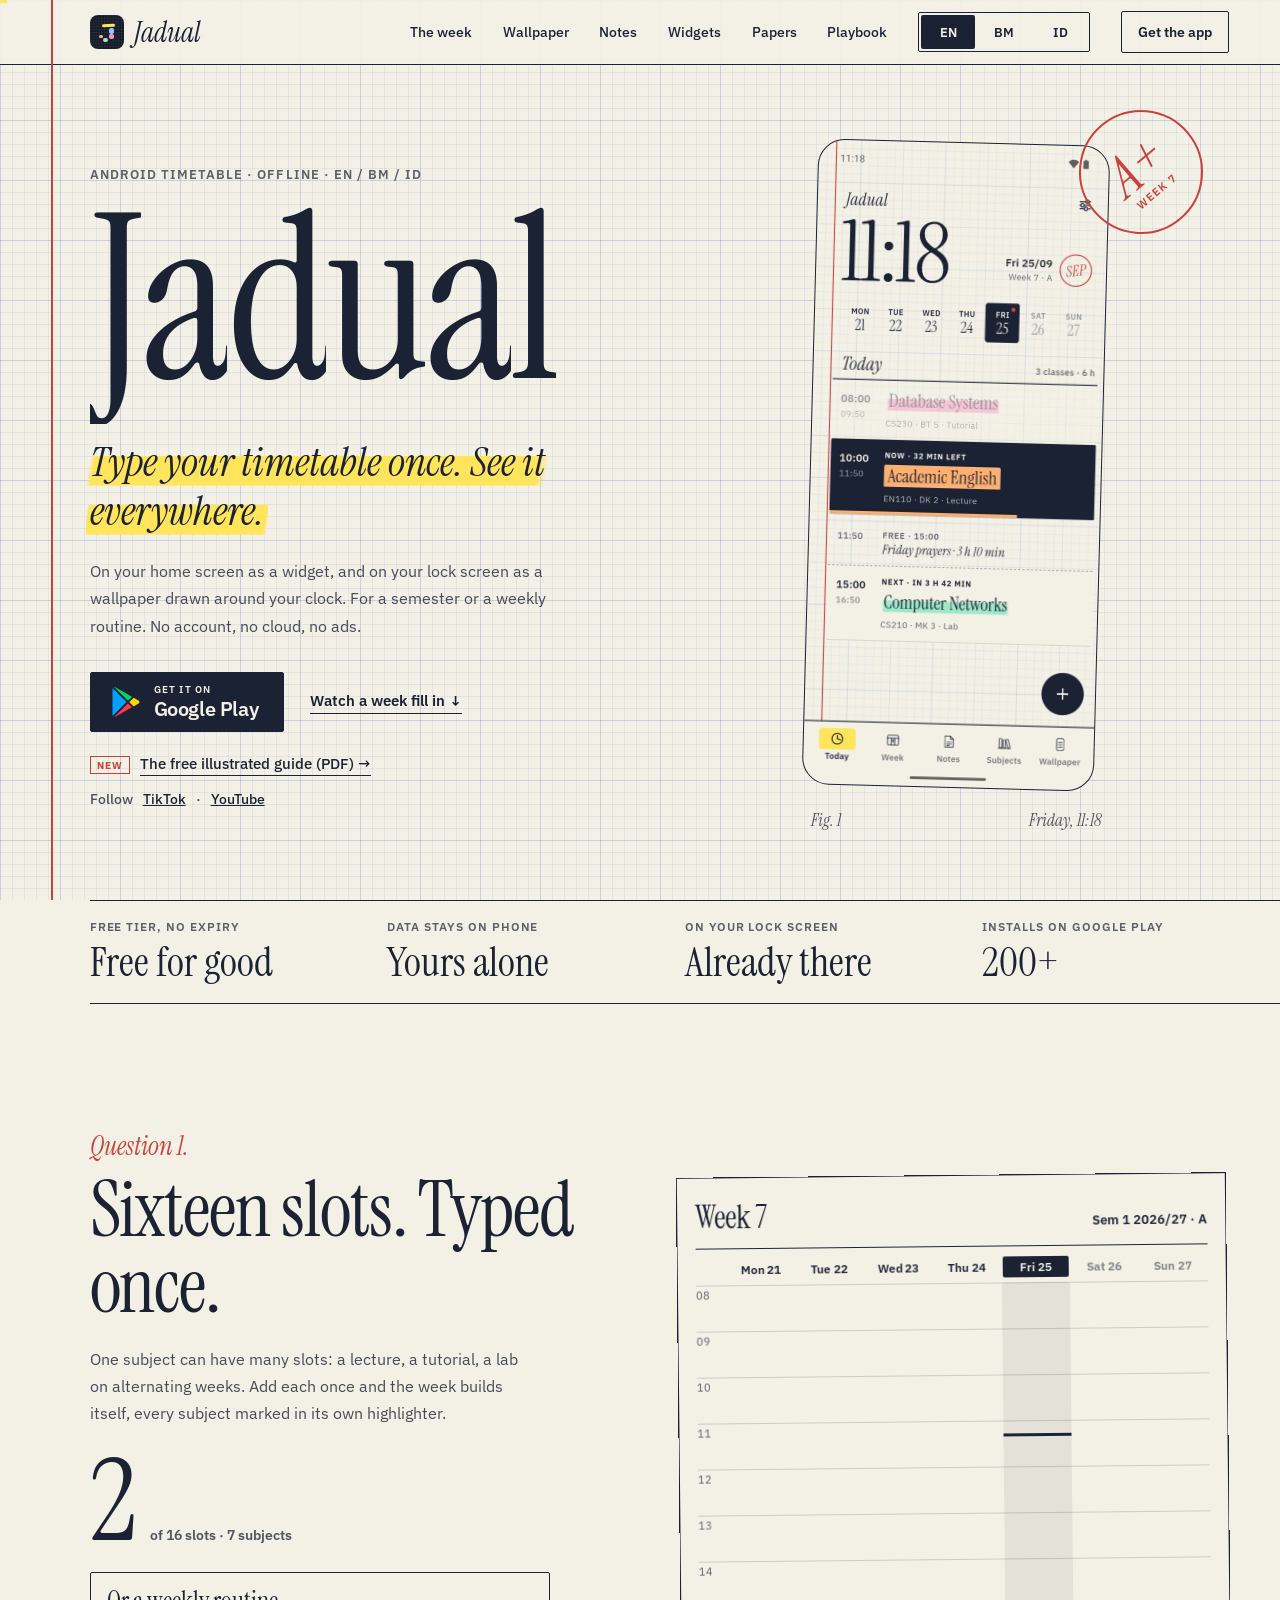
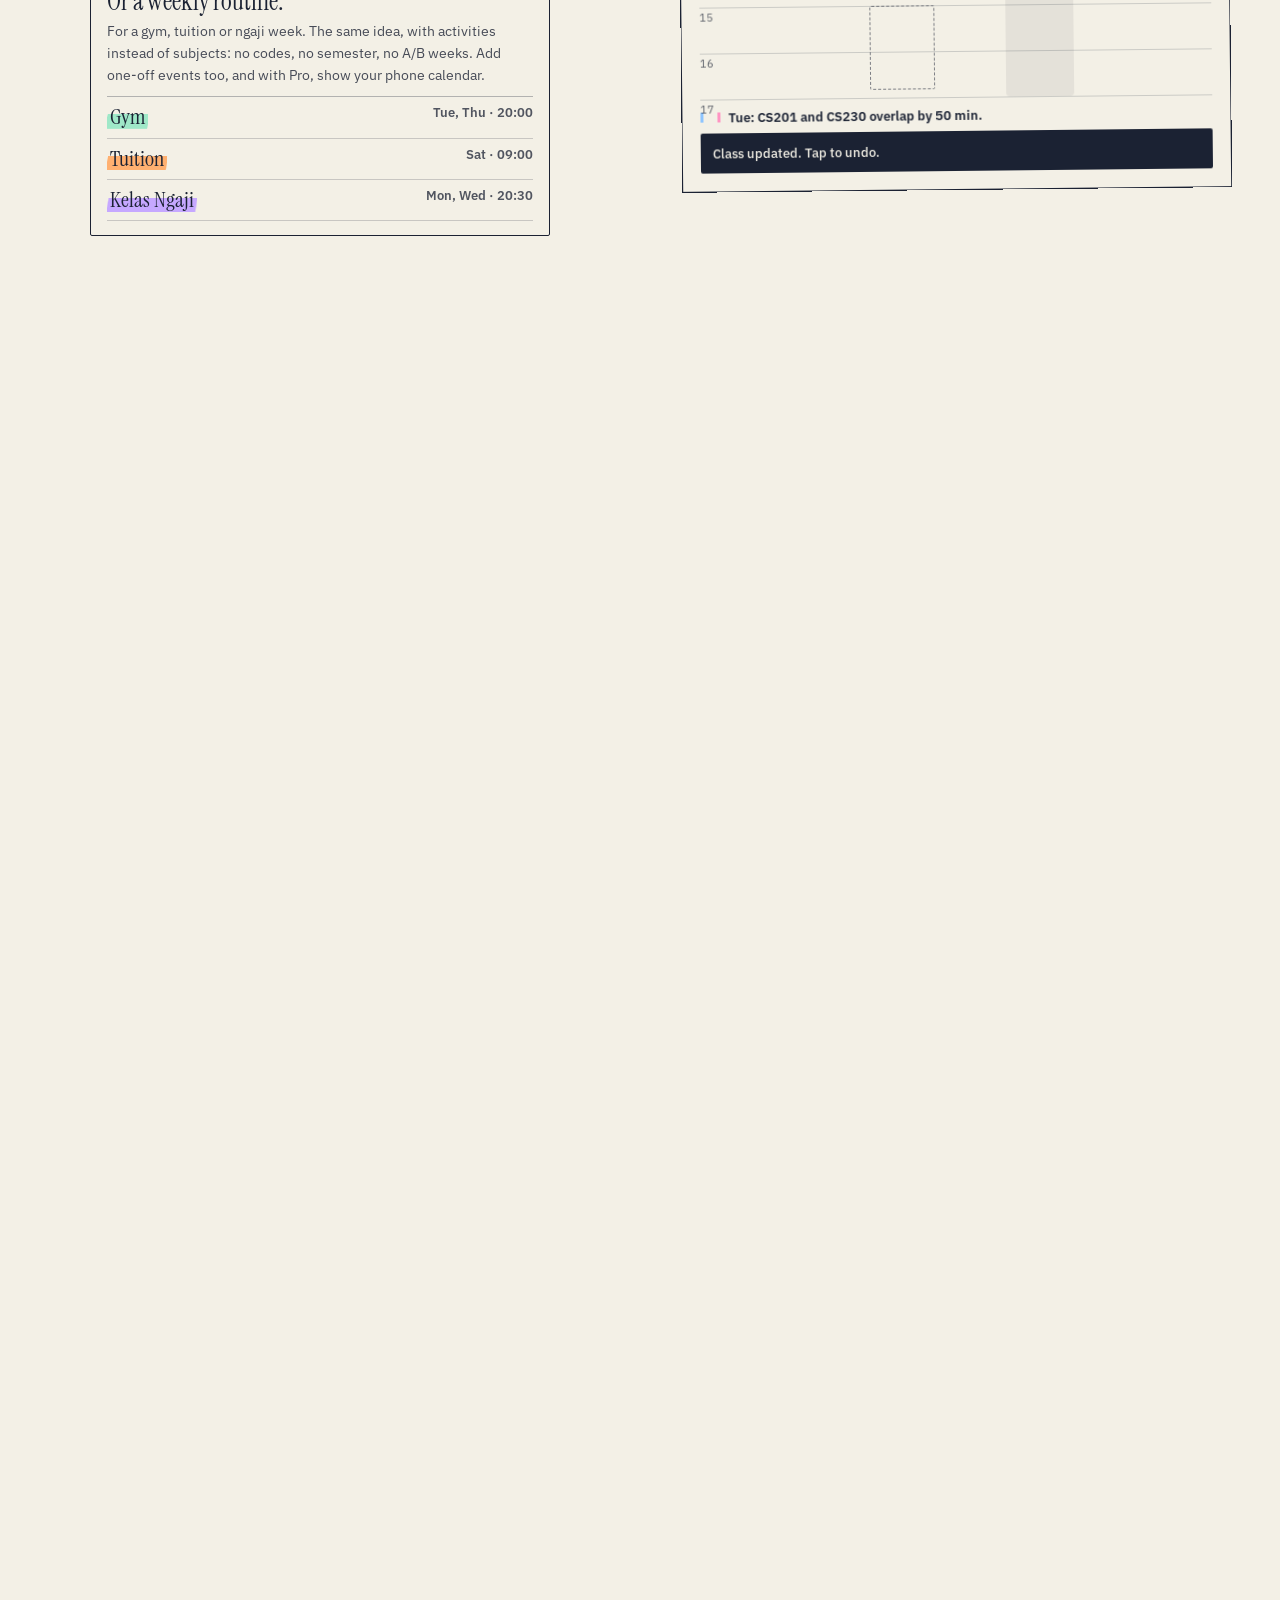
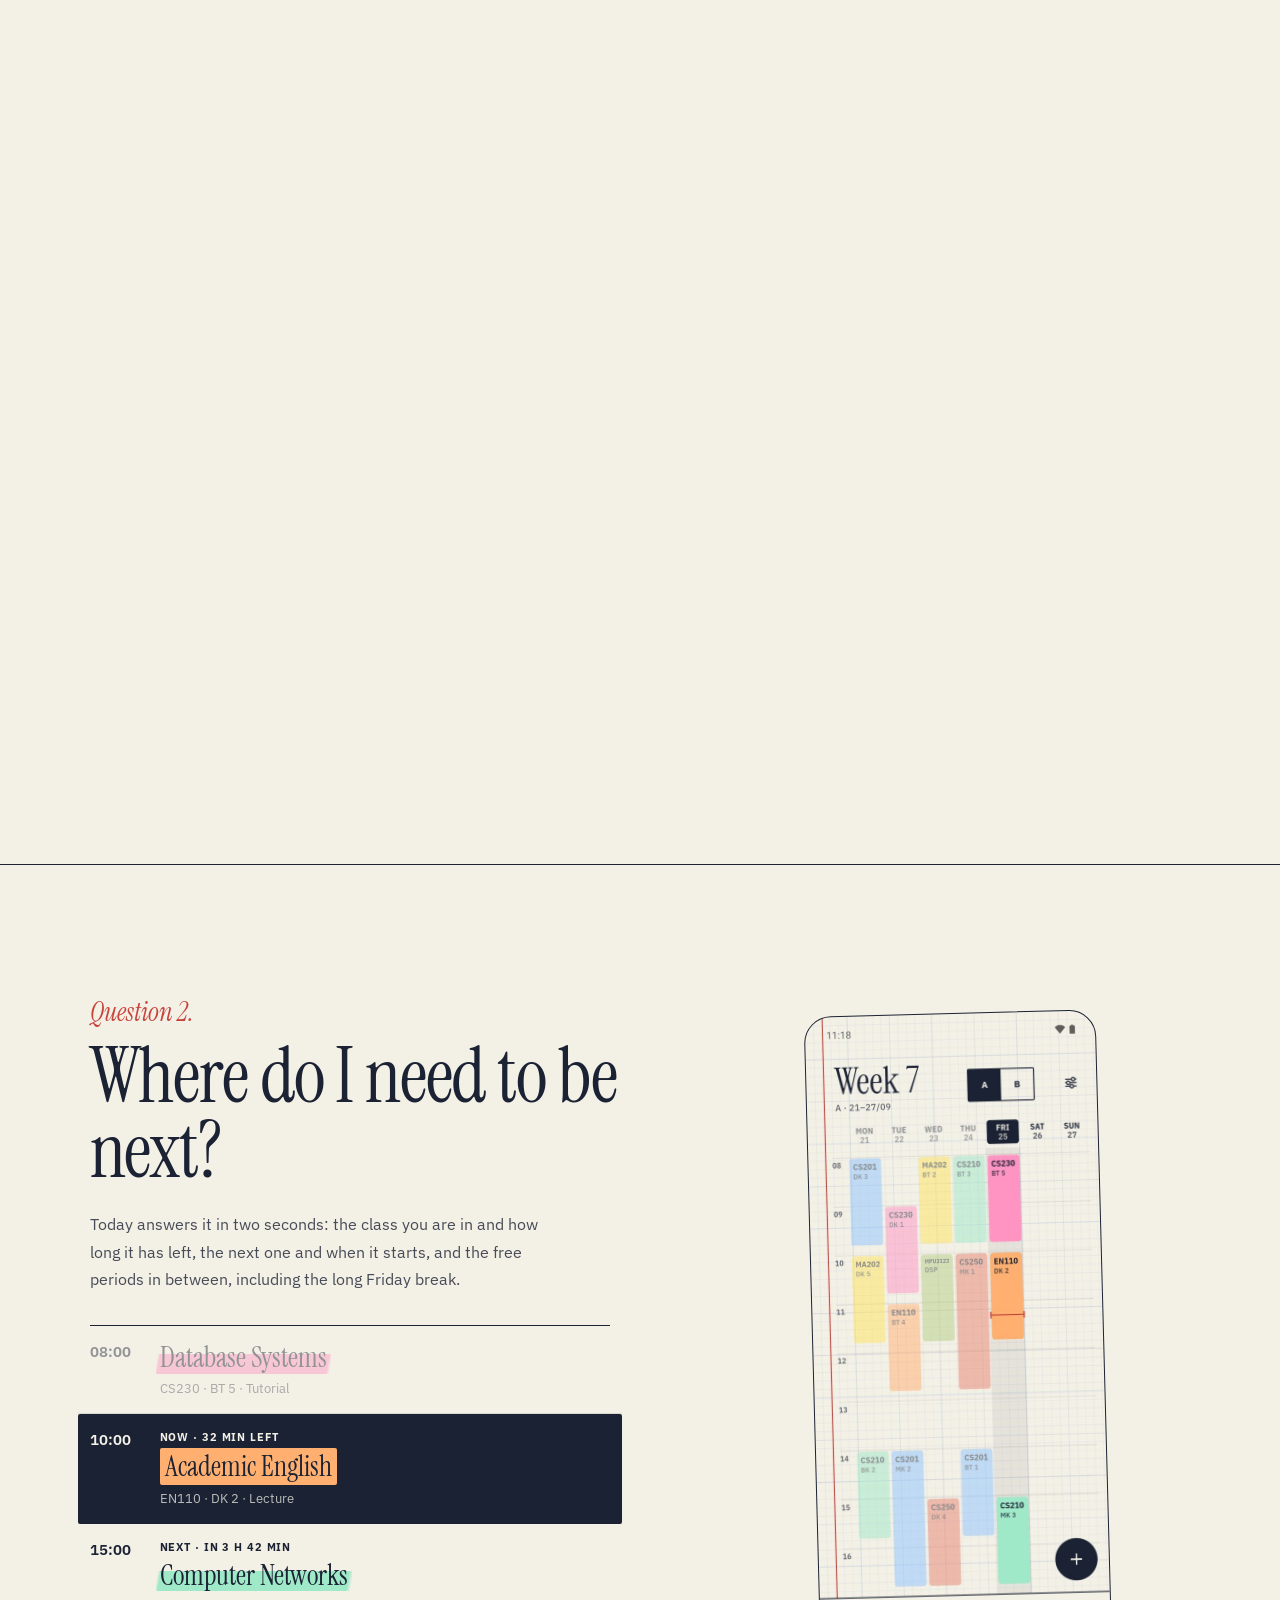
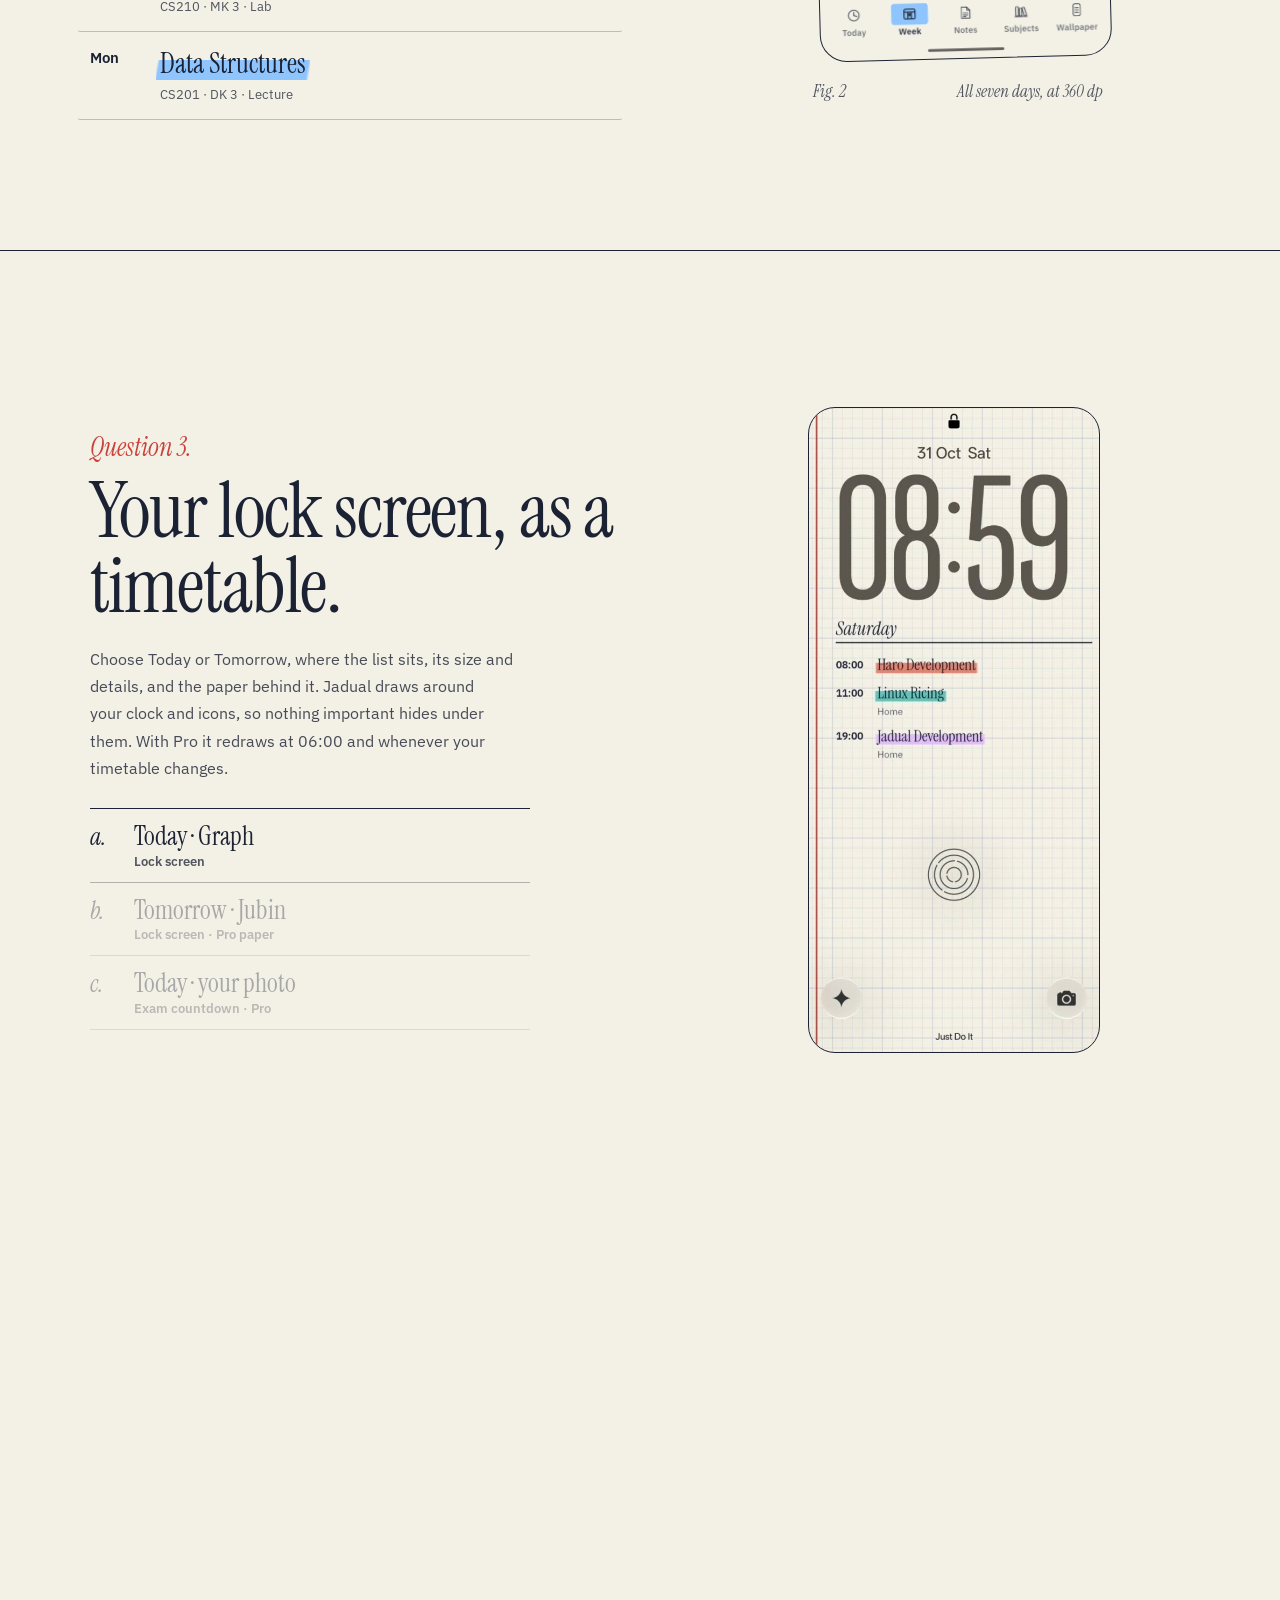
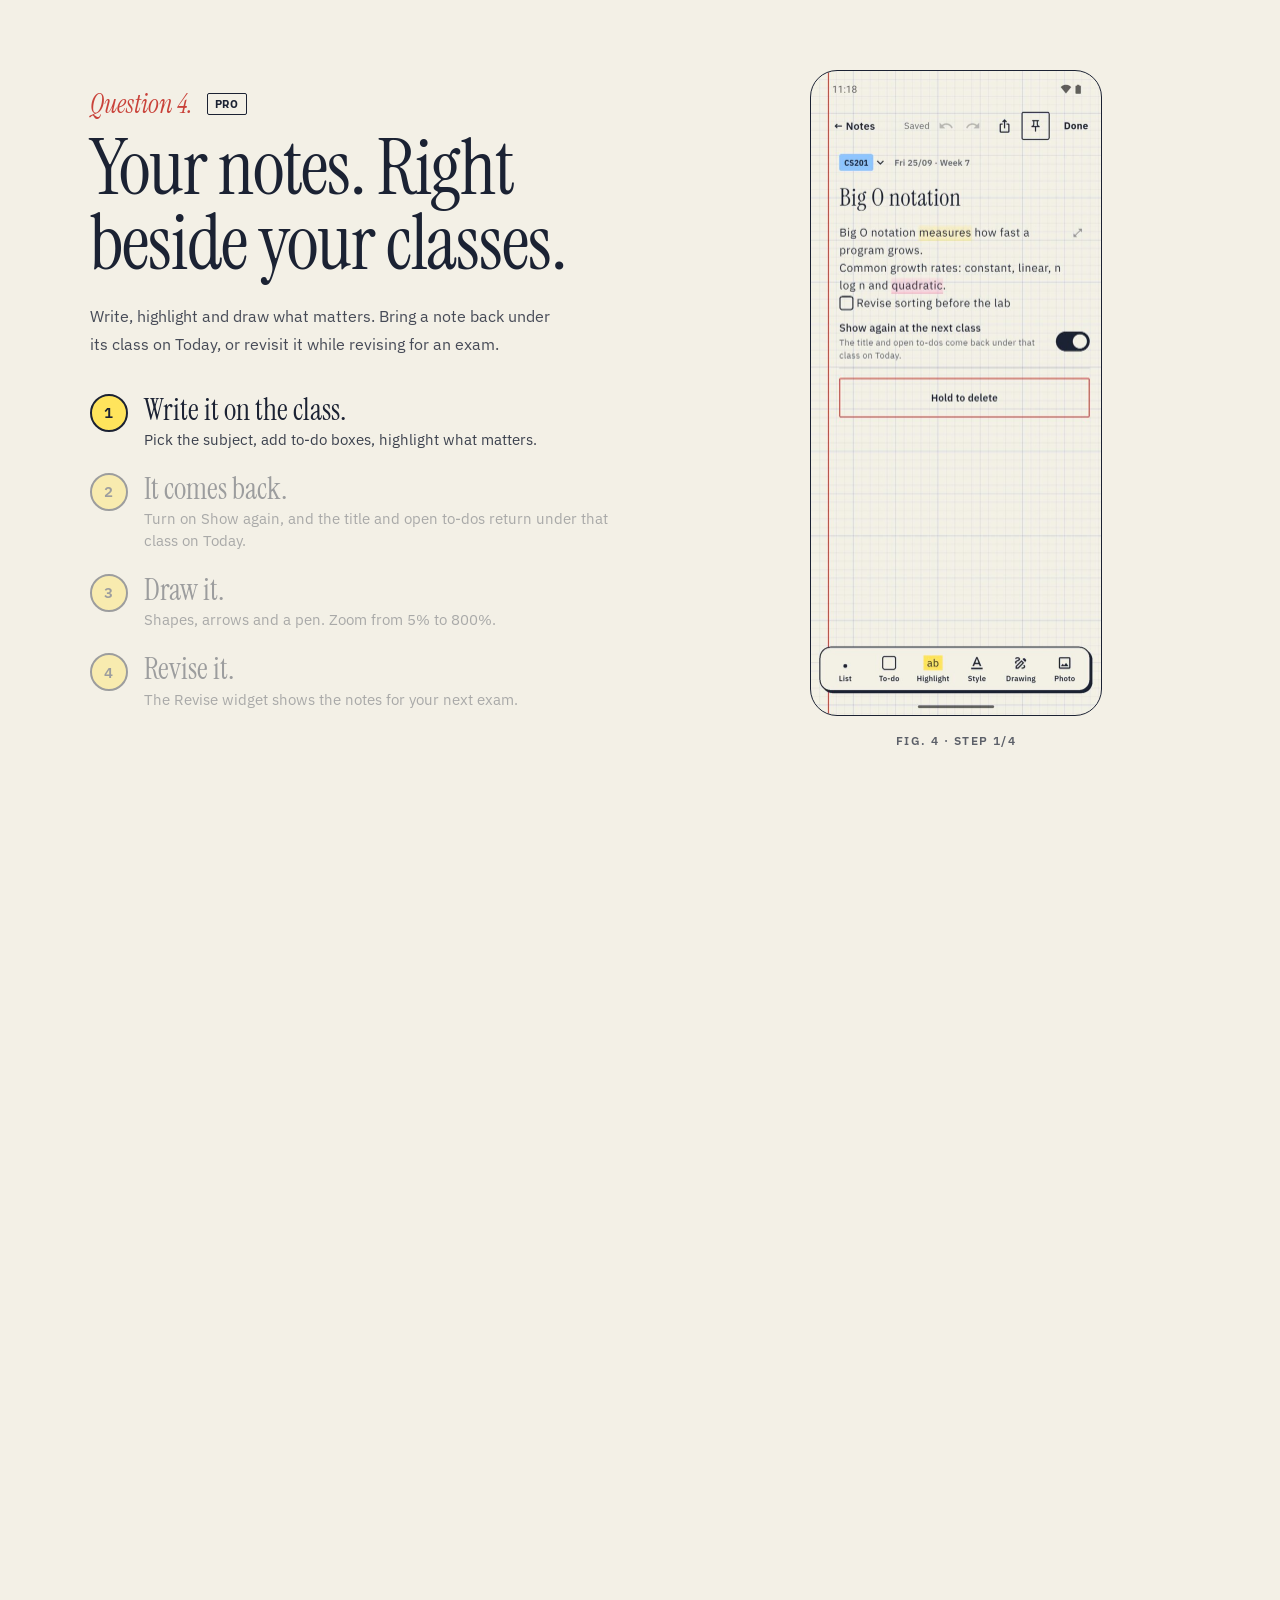
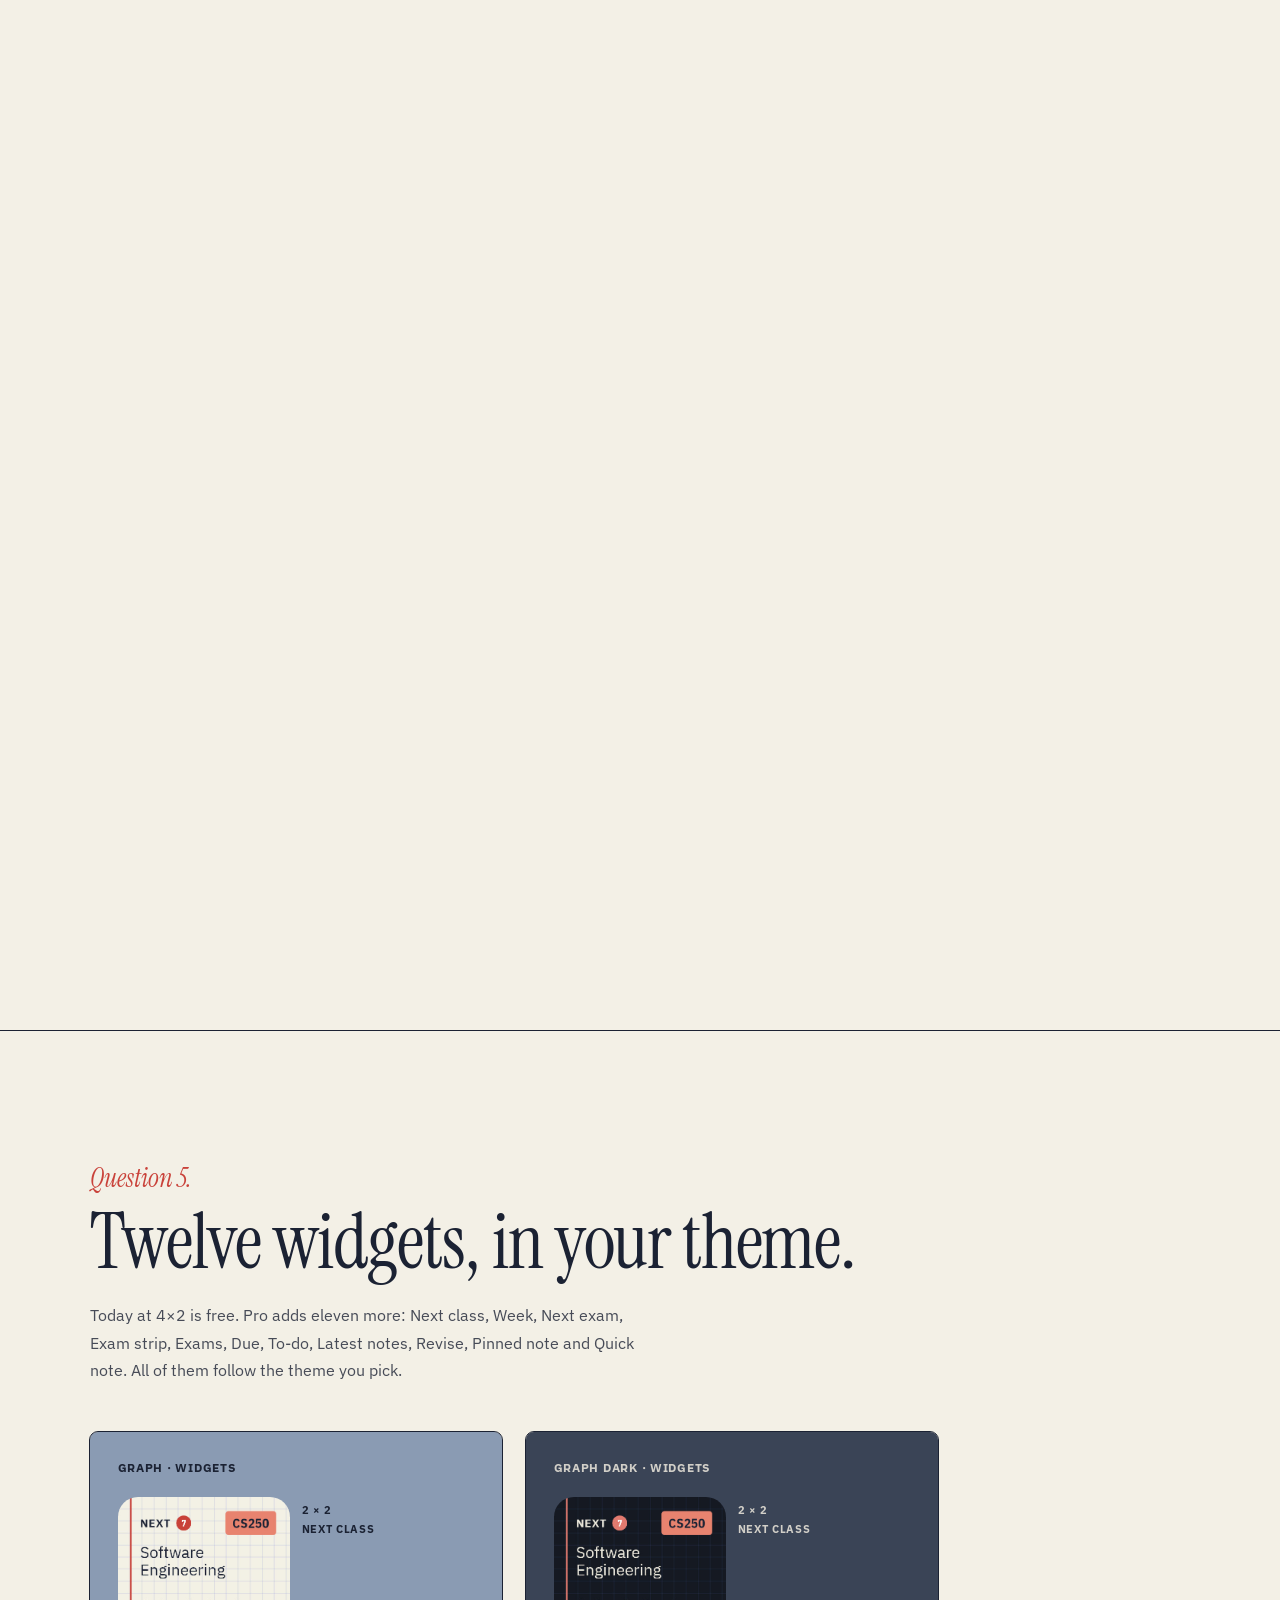
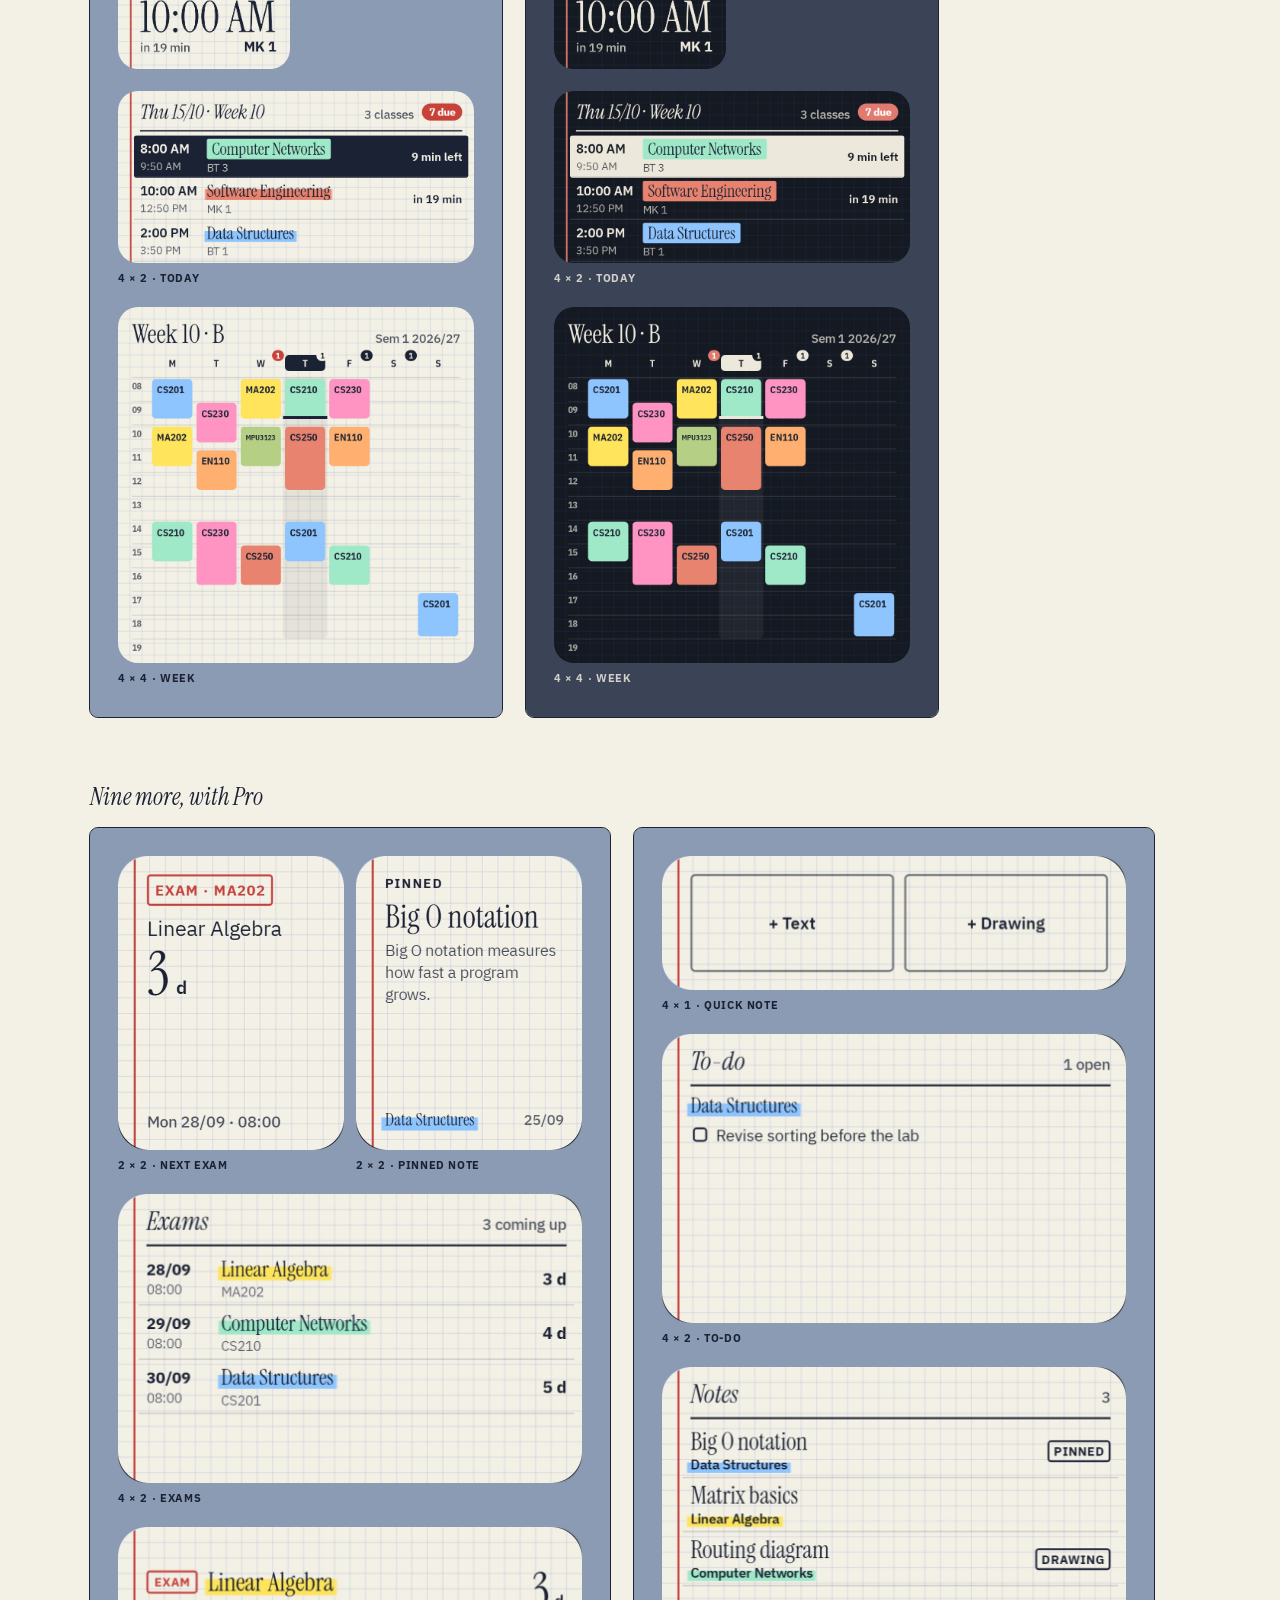
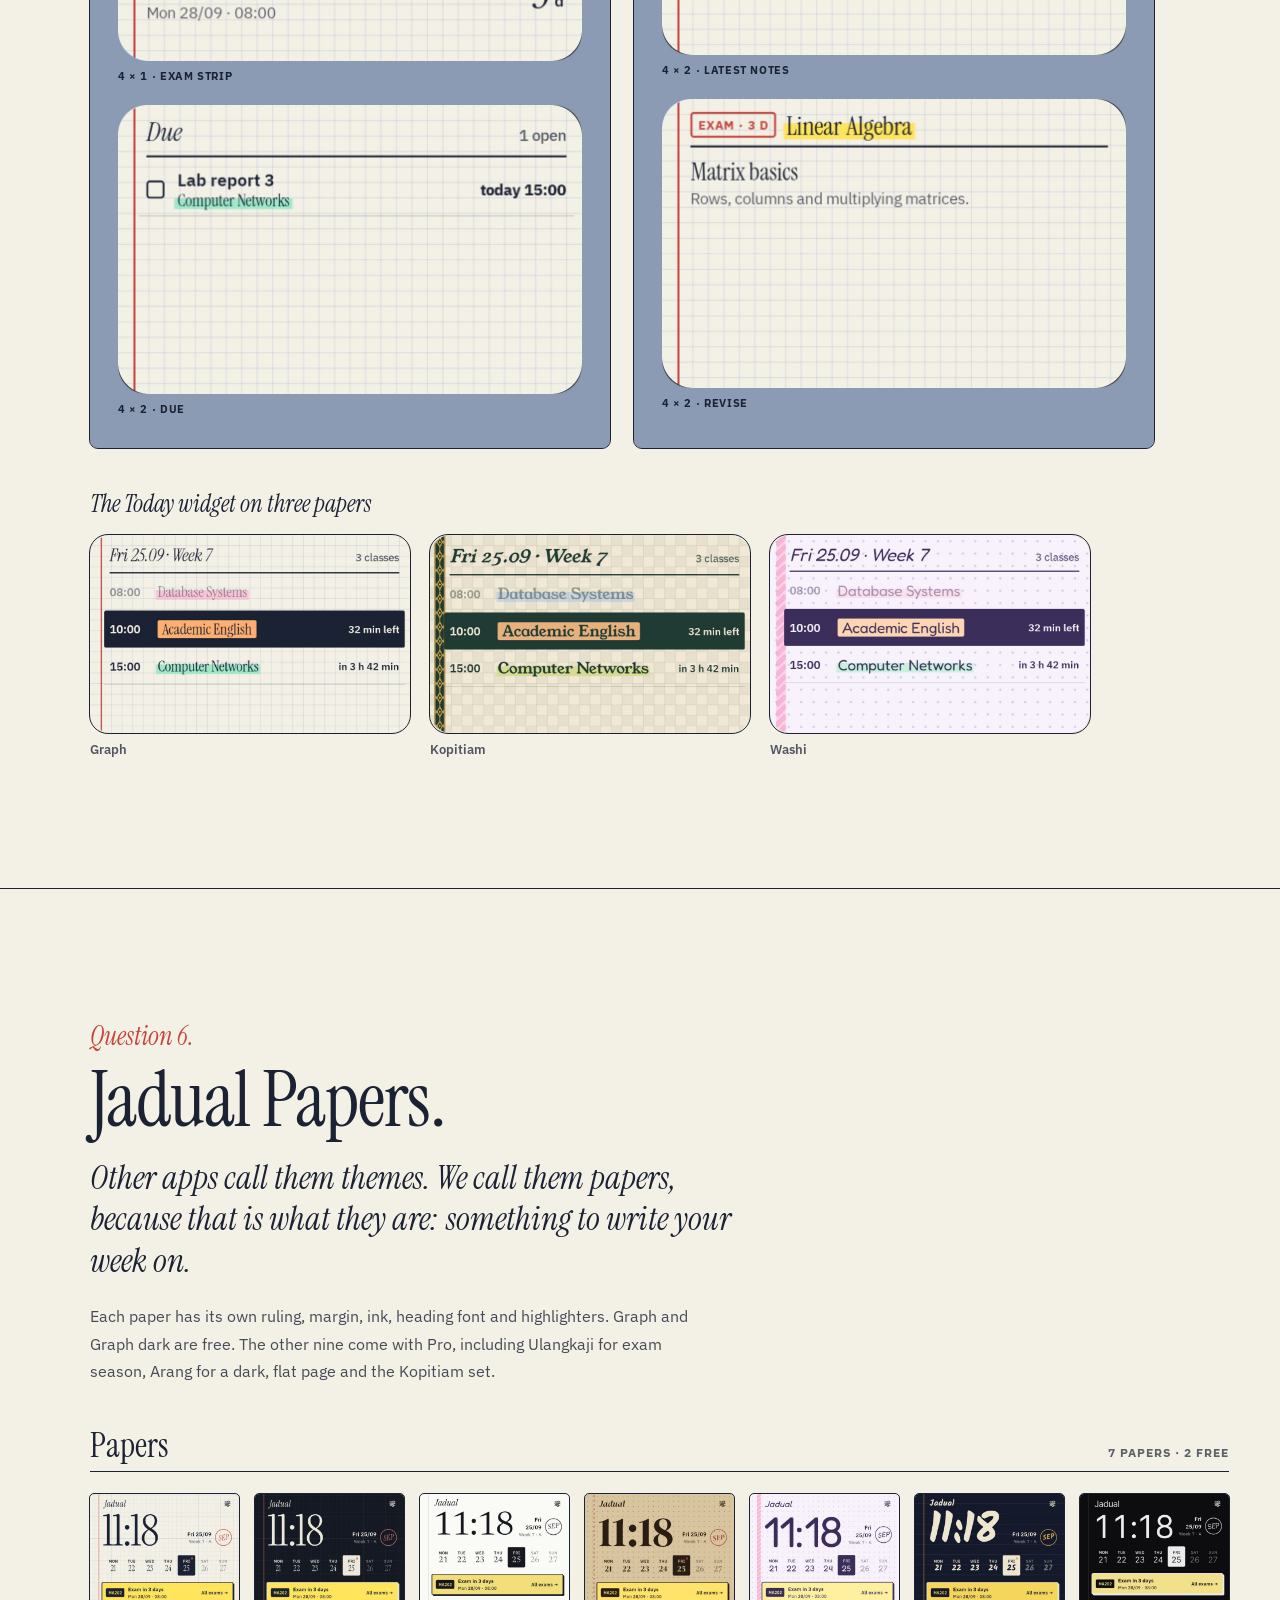
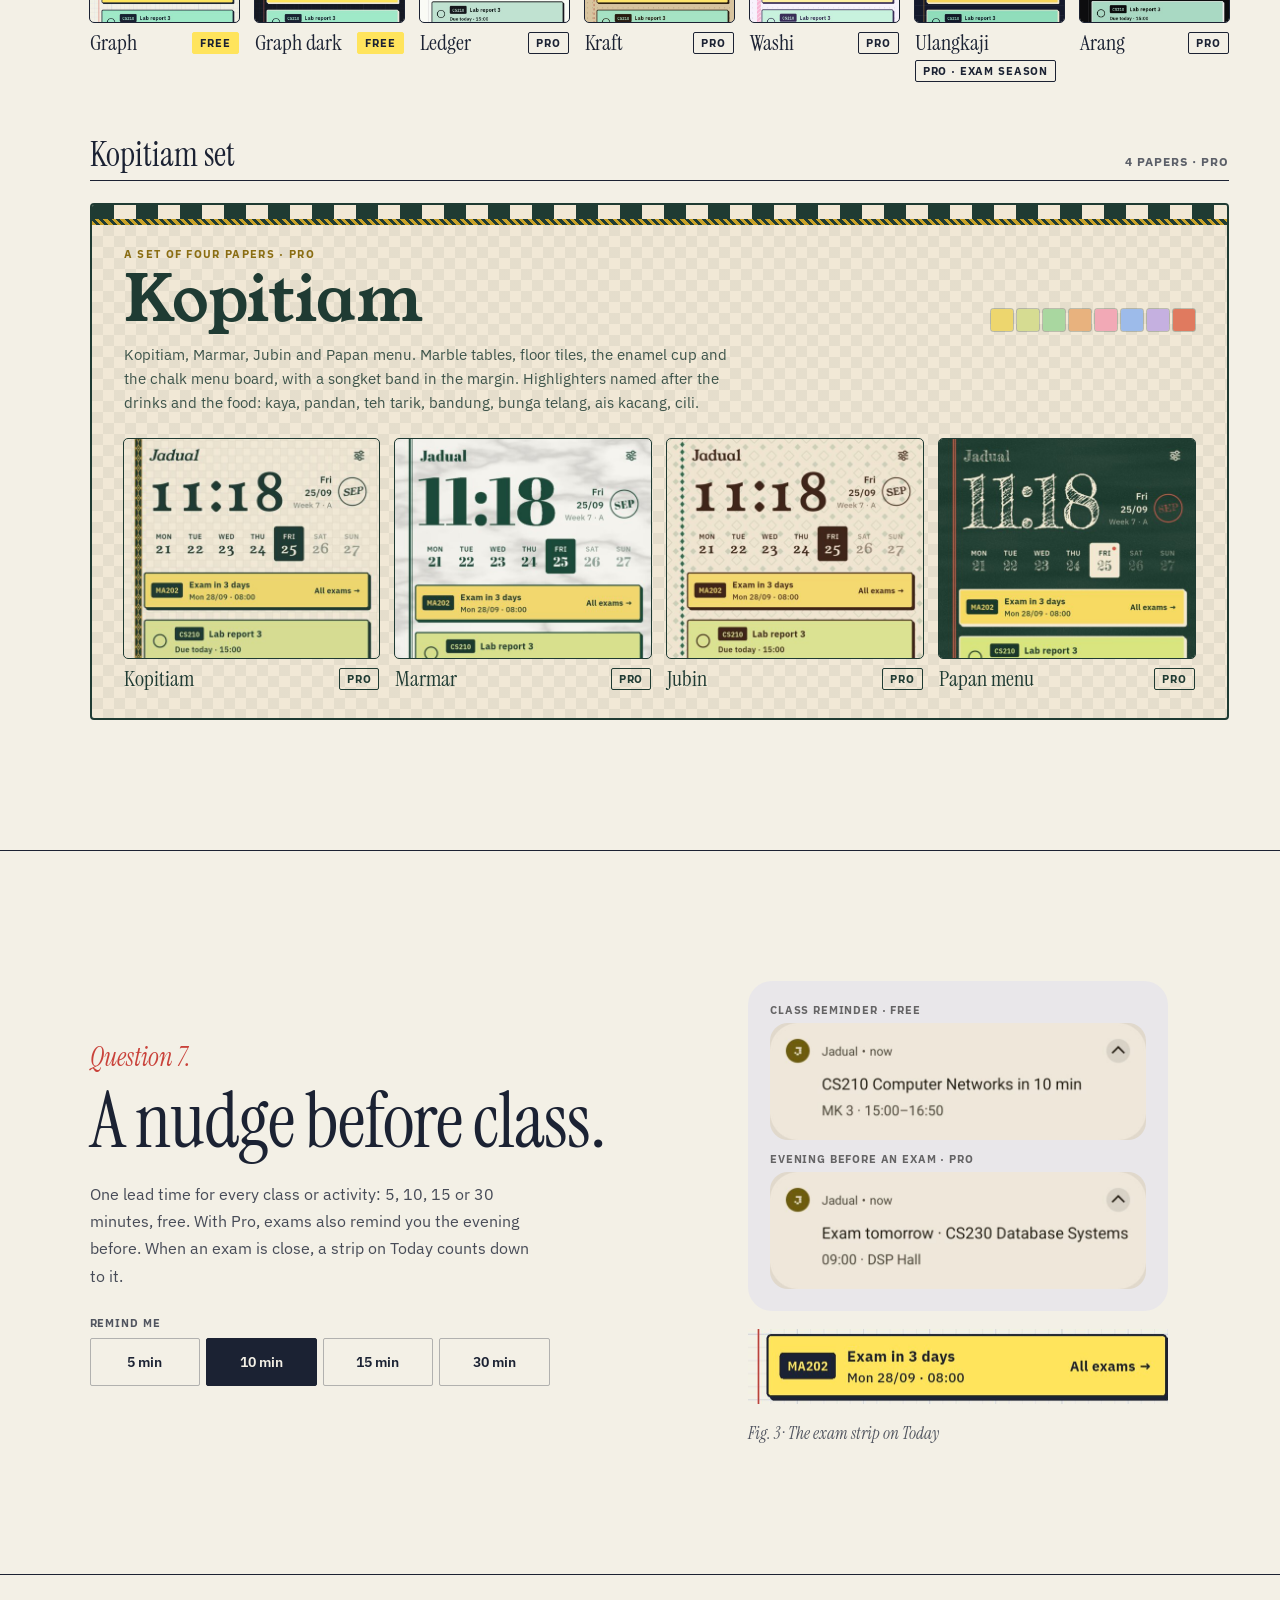
<file: index.html>
<!doctype html>
<html lang="en">
<head>
<meta charset="utf-8">
<meta name="viewport" content="width=device-width, initial-scale=1">
<title>Jadual: your weekly timetable, on your home and lock screen</title>
<meta name="description" content="Jadual is a weekly timetable app for Android, made for classes and work. Type your timetable once and see it as widgets and as a lock screen wallpaper. Offline, no account, no ads. English, Malay, Indonesian.">
<meta property="og:title" content="Jadual: your weekly timetable, on your home and lock screen">
<meta property="og:description" content="Jadual is a weekly timetable app for Android, made for classes and work. Type your timetable once and see it as widgets and as a lock screen wallpaper. Offline, no account, no ads. English, Malay, Indonesian.">
<meta property="og:image" content="https://haziqlucii.github.io/jadual-site/assets/screens/en/today.jpg">
<meta property="og:url" content="https://haziqlucii.github.io/jadual-site/">
<meta name="theme-color" content="#f3f0e6">
<link rel="canonical" href="https://haziqlucii.github.io/jadual-site/">
<link rel="alternate" hreflang="en" href="https://haziqlucii.github.io/jadual-site/"><link rel="alternate" hreflang="ms" href="https://haziqlucii.github.io/jadual-site/ms/"><link rel="alternate" hreflang="id" href="https://haziqlucii.github.io/jadual-site/id/"><link rel="alternate" hreflang="x-default" href="https://haziqlucii.github.io/jadual-site/">
<meta name="google-site-verification" content="Je-JRoly5-mxxPhhxuiyMRoeS2g72jVKwHnauIz7ApQ">
<meta name="p:domain_verify" content="6730f4c13644ce83cb220308f3a30dee">
<script type="application/ld+json">{"@context":"https://schema.org","@type":"MobileApplication","name":"Jadual","operatingSystem":"Android 10 or newer","applicationCategory":"EducationalApplication","inLanguage":["en","ms","id"],"url":"https://haziqlucii.github.io/jadual-site/","description":"Jadual is a weekly timetable app for Android, made for classes and work. Type your timetable once and see it as widgets and as a lock screen wallpaper. Offline, no account, no ads. English, Malay, Indonesian.","installUrl":"https://play.google.com/store/apps/details?id=io.github.haziqlucii.jadual","offers":{"@type":"Offer","price":"0","priceCurrency":"USD"}}</script>
<link rel="icon" href="assets/favicon.png">
<link rel="preconnect" href="https://fonts.googleapis.com">
<link rel="preconnect" href="https://fonts.gstatic.com" crossorigin>
<link rel="stylesheet" href="https://fonts.googleapis.com/css2?family=Instrument+Serif:ital@0;1&family=IBM+Plex+Sans:wght@400;500;600;700&family=Young+Serif&display=swap">
<link rel="stylesheet" href="assets/site.css">
</head>
<body>
<div data-root="" style="position:relative;z-index:1;font-family:'IBM Plex Sans',sans-serif;color:rgb(var(--k))">

<div data-prog="" style="position:fixed;top:0;left:0;right:0;height:3px;background:#FFE45C;transform:scaleX(0);transform-origin:0 50%;z-index:80"></div>

<nav data-nav="" style="position:fixed;top:0;left:0;right:0;z-index:75;background:rgba(var(--g),.94);border-bottom:1.5px solid rgb(var(--k))">
<div style="display:flex;align-items:center;justify-content:space-between;gap:20px;height:64px;padding:0 clamp(20px,4vw,56px) 0 clamp(48px,7vw,104px)">
<a href="#top" style="display:flex;align-items:center;gap:10px;font-family:'Instrument Serif',serif;font-style:italic;font-size:28px;text-decoration:none"><span aria-hidden="true" style="position:relative;display:inline-block;width:34px;height:34px;border-radius:8px;overflow:hidden;flex:none;background-color:#141922;background-image:linear-gradient(rgba(96,120,190,.14) 1px,transparent 1px),linear-gradient(90deg,rgba(96,120,190,.14) 1px,transparent 1px);background-size:2.83px 2.83px"><span style="position:absolute;left:37.04%;top:25.93%;width:37.04%;height:10.19%;background:#FFE45C;border-radius:2px;transform:rotate(-2deg)"></span><span style="position:absolute;left:58.33%;top:37.96%;width:13.89%;height:16.67%;background:#8EC5FF;border-radius:2px;transform:rotate(0deg)"></span><span style="position:absolute;left:58.33%;top:56.48%;width:13.89%;height:12.96%;background:#FF94C2;border-radius:2px;transform:rotate(0deg)"></span><span style="position:absolute;left:40.74%;top:66.67%;width:15.74%;height:11.11%;background:#9FE8C8;border-radius:2px;transform:rotate(1deg)"></span><span style="position:absolute;left:28.7%;top:57.41%;width:10.19%;height:11.11%;background:#FFB070;border-radius:2px;transform:rotate(0deg)"></span></span><span>Jadual</span></a>
<div style="display:flex;align-items:center;gap:clamp(12px,2.4vw,32px);font-size:14px;font-weight:500">
<a data-navlink="" href="#week" style="text-decoration:none">The week</a>
<a data-navlink="" href="#wallpaper" style="text-decoration:none">Wallpaper</a>
<a data-navlink="" href="#notes" style="text-decoration:none">Notes</a>
<a data-navlink="" href="#widgets" style="text-decoration:none">Widgets</a>
<a data-navlink="" href="#themes" style="text-decoration:none">Papers</a>
<a data-navlink="" href="playbook/" style="text-decoration:none">Playbook</a>
<div role="group" aria-label="Language" style="display:flex;gap:2px;padding:2px;border:1.5px solid rgb(var(--k));border-radius:2px"><a href="" hreflang="en" aria-current="page" style="height:34px;min-width:38px;padding:0 8px;display:flex;align-items:center;justify-content:center;border-radius:2px;text-decoration:none;font-size:13px;font-weight:600;background:rgb(var(--k));color:rgb(var(--g))">EN</a><a href="ms/" hreflang="ms" style="height:34px;min-width:38px;padding:0 8px;display:flex;align-items:center;justify-content:center;border-radius:2px;text-decoration:none;font-size:13px;font-weight:600;color:rgb(var(--k))">BM</a><a href="id/" hreflang="id" style="height:34px;min-width:38px;padding:0 8px;display:flex;align-items:center;justify-content:center;border-radius:2px;text-decoration:none;font-size:13px;font-weight:600;color:rgb(var(--k))">ID</a></div><a data-navget="" href="#get" style="height:40px;padding:0 16px;display:flex;align-items:center;border:1.5px solid rgb(var(--k));border-radius:2px;text-decoration:none;font-weight:600;white-space:nowrap">Get the app</a>
</div>
</div>
</nav>

<header id="top" data-hero="" style="position:relative;min-height:100vh;padding:130px clamp(20px,4vw,56px) 56px clamp(48px,7vw,104px);box-sizing:border-box;display:grid;grid-template-columns:repeat(auto-fit,minmax(min(100%,440px),1fr));gap:48px;align-items:center;overflow:hidden">
<div style="position:relative;z-index:2">
<div data-hf="" style="font-size:13px;font-weight:600;letter-spacing:.08em;text-transform:uppercase;color:rgba(var(--k),.7)">Android timetable · Offline · EN / BM / ID</div>
<h1 aria-label="Jadual" style="margin:20px 0 0;font-family:'Instrument Serif',serif;font-weight:400;font-size:clamp(110px,18vw,280px);line-height:.84;letter-spacing:-.025em;display:flex"><span style="display:inline-block;overflow:hidden;padding-bottom:.12em"><span data-hl="" style="display:inline-block">J</span></span><span style="display:inline-block;overflow:hidden;padding-bottom:.12em"><span data-hl="" style="display:inline-block">a</span></span><span style="display:inline-block;overflow:hidden;padding-bottom:.12em"><span data-hl="" style="display:inline-block">d</span></span><span style="display:inline-block;overflow:hidden;padding-bottom:.12em"><span data-hl="" style="display:inline-block">u</span></span><span style="display:inline-block;overflow:hidden;padding-bottom:.12em"><span data-hl="" style="display:inline-block">a</span></span><span style="display:inline-block;overflow:hidden;padding-bottom:.12em"><span data-hl="" style="display:inline-block">l</span></span></h1>
<p style="margin:14px 0 0;max-width:560px"><span data-mark="" style="font-family:'Instrument Serif',serif;font-style:italic;font-size:clamp(28px,3.2vw,44px);line-height:1.2;background-image:linear-gradient(100deg,transparent 1%,#FFE45C 2%,#FFE45C 97%,transparent 99%);background-repeat:no-repeat;background-position:0 88%;background-size:100% 55%;box-decoration-break:clone;-webkit-box-decoration-break:clone;padding:0 4px;margin:0 -4px;color:#1b2233">Type your timetable once. See it everywhere.</span></p>
<p data-hf="" style="margin:22px 0 0;font-size:16px;line-height:1.7;color:rgba(var(--k),.8);max-width:480px;text-wrap:pretty">On your home screen as a widget, and on your lock screen as a wallpaper drawn around your clock. For a semester or a weekly routine. No account, no cloud, no ads.</p>
<div data-hf="" style="display:flex;flex-wrap:wrap;gap:14px 26px;margin-top:32px;align-items:center">
<a class="play-btn" href="https://play.google.com/store/apps/details?id=io.github.haziqlucii.jadual&referrer=utm_source%3Dsite%26utm_medium%3Dlanding"><svg class="play-btn__logo" viewBox="0 0 24 24" width="30" height="30" aria-hidden="true" focusable="false"><path fill="#FFD500" d="M22.018 13.298l-3.919 2.218-3.515-3.493 3.543-3.521 3.891 2.202a1.49 1.49 0 0 1 0 2.594z"/><path fill="#00A0FF" d="M1.337.924a1.486 1.486 0 0 0-.112.568v21.017c0 .217.045.419.124.6l11.155-11.087L1.337.924z"/><path fill="#00D95F" d="M13.544 10.989l3.258-3.238L3.45.195a1.466 1.466 0 0 0-.946-.179l11.04 10.973z"/><path fill="#FF3A44" d="M13.544 13.056l-11 10.933c.298.036.612-.016.906-.183l13.324-7.54-3.23-3.21z"/></svg><span class="play-btn__text"><span class="play-btn__eyebrow">GET IT ON</span><span class="play-btn__name">Google Play</span></span></a>
<a href="#week" style="font-size:15px;font-weight:600;text-decoration:none;border-bottom:1.5px solid rgb(var(--k));padding-bottom:3px">Watch a week fill in ↓</a>
</div>
<a data-hf="" href="playbook/" style="margin-top:22px;display:inline-flex;align-items:center;gap:10px;font-size:15px;font-weight:500;text-decoration:none">
<span style="font-size:10px;font-weight:700;letter-spacing:.12em;color:var(--rule);border:1.5px solid var(--rule);padding:2px 6px 1px">NEW</span>
<span style="border-bottom:1.5px solid rgb(var(--k));padding-bottom:2px">The free illustrated guide (PDF) →</span></a>
<div data-hf="" style="display:flex;flex-wrap:wrap;gap:6px 10px;margin-top:14px;align-items:center;font-size:13.5px;font-weight:500;color:rgba(var(--k),.78)">
Follow <a href="https://www.tiktok.com/@itsjadual.app" target="_blank" rel="noopener" style="text-decoration:underline">TikTok</a><span aria-hidden="true">·</span><a href="https://www.youtube.com/@jadualapp" target="_blank" rel="noopener" style="text-decoration:underline">YouTube</a>
</div>
</div>
<div data-hpar="" style="position:relative;z-index:1;justify-self:center"><div data-hphone="" style="display:flex;flex-direction:column;gap:12px">
<div style="width:290px;height:644px;overflow:hidden;border-radius:26px;outline:1.5px solid rgb(var(--k));outline-offset:0px;transform:rotate(1.5deg);"><img src="assets/screens/en/today.jpg" alt="Today" width="290" height="644" loading="lazy" decoding="async" style="display:block;width:100%;height:100%;object-fit:cover"></div>
<div style="display:flex;justify-content:space-between;font-family:'Instrument Serif',serif;font-style:italic;font-size:17px;color:rgba(var(--k),.75);margin-top:10px"><span>Fig. 1</span><span>Friday, 11:18</span></div>
</div></div>
<span data-stamp="" style="position:absolute;right:clamp(20px,6vw,90px);top:110px;width:120px;height:120px;border:2px solid var(--rule);border-radius:50%;display:flex;flex-direction:column;align-items:center;justify-content:center;color:var(--rule);transform:rotate(-12deg);font-family:'Instrument Serif',serif;z-index:3"><span style="font-style:italic;font-size:56px;line-height:.9">A+</span><span style="font-size:11px;font-family:'IBM Plex Sans',sans-serif;font-weight:600;letter-spacing:.1em">WEEK 7</span></span>
</header>

<div data-facts="" style="border-top:1.5px solid rgb(var(--k));border-bottom:1.5px solid rgb(var(--k));margin-left:clamp(48px,7vw,104px);display:grid;grid-template-columns:repeat(auto-fit,minmax(180px,1fr));background:rgba(var(--g),.7)">
<div data-fact="" style="padding:18px 20px 20px 0"><div style="font-size:12px;font-weight:600;letter-spacing:.08em;text-transform:uppercase;color:rgba(var(--k),.7)">Free tier, no expiry</div><div style="font-family:'Instrument Serif',serif;font-size:clamp(30px,3.2vw,44px);line-height:1;margin-top:8px">Free for good</div></div><div data-fact="" style="padding:18px 20px 20px 0"><div style="font-size:12px;font-weight:600;letter-spacing:.08em;text-transform:uppercase;color:rgba(var(--k),.7)">Data stays on phone</div><div style="font-family:'Instrument Serif',serif;font-size:clamp(30px,3.2vw,44px);line-height:1;margin-top:8px">Yours alone</div></div><div data-fact="" style="padding:18px 20px 20px 0"><div style="font-size:12px;font-weight:600;letter-spacing:.08em;text-transform:uppercase;color:rgba(var(--k),.7)">On your lock screen</div><div style="font-family:'Instrument Serif',serif;font-size:clamp(30px,3.2vw,44px);line-height:1;margin-top:8px">Already there</div></div><div data-fact="" style="padding:18px 20px 20px 0"><div style="font-size:12px;font-weight:600;letter-spacing:.08em;text-transform:uppercase;color:rgba(var(--k),.7)">Installs on Google Play</div><div style="font-family:'Instrument Serif',serif;font-size:clamp(30px,3.2vw,44px);line-height:1;margin-top:8px">200+</div></div>
</div>

<section id="week" data-wk="" data-pinsec="" style="position:relative;min-height:100vh;padding:90px clamp(20px,4vw,56px) 32px clamp(48px,7vw,104px);box-sizing:border-box;display:grid;grid-template-columns:repeat(auto-fit,minmax(min(100%,360px),1fr));gap:40px;align-items:center;overflow:hidden">
<div>
<div style="font-family:'Instrument Serif',serif;font-style:italic;font-size:26px;color:var(--rule)">Question 1.</div>
<h2 style="margin:10px 0 0;font-family:'Instrument Serif',serif;font-weight:400;font-size:clamp(44px,6vw,88px);line-height:.98;letter-spacing:-.015em;max-width:560px">Sixteen slots. Typed once.</h2>
<p style="margin:22px 0 0;font-size:16px;line-height:1.7;color:rgba(var(--k),.8);max-width:440px;text-wrap:pretty">One subject can have many slots: a lecture, a tutorial, a lab on alternating weeks. Add each once and the week builds itself, every subject marked in its own highlighter.</p>
<div style="display:flex;align-items:baseline;gap:14px;margin-top:28px"><span data-wkn="" style="font-family:'Instrument Serif',serif;font-size:clamp(84px,9vw,130px);line-height:.8;font-variant-numeric:tabular-nums">16</span><span style="font-size:14px;font-weight:600;color:rgba(var(--k),.75)">of 16 slots · 7 subjects</span></div>
<div style="margin-top:24px;max-width:460px;padding:14px 16px;border:1.5px solid rgb(var(--k));border-radius:2px;background:rgb(var(--g));box-sizing:border-box">
<div style="font-family:'Instrument Serif',serif;font-size:26px;line-height:1.1">Or a weekly routine.</div>
<p style="margin:6px 0 10px;font-size:14px;line-height:1.55;color:rgba(var(--k),.8);text-wrap:pretty">For a gym, tuition or ngaji week. The same idea, with activities instead of subjects: no codes, no semester, no A/B weeks. Add one-off events too, and with Pro, show your phone calendar.</p>
<div style="display:flex;flex-direction:column;border-top:1px solid rgba(var(--k),.3)"><div style="display:grid;grid-template-columns:minmax(0,1fr) auto;gap:10px;align-items:baseline;padding:7px 0;border-bottom:1px solid rgba(var(--k),.2)"><span style="font-family:'Instrument Serif',serif;font-size:22px;line-height:1.2;background-image:linear-gradient(100deg,transparent 1%,#9FE8C8 2.5%,#9FE8C8 97%,transparent 99%);background-repeat:no-repeat;background-position:0 88%;background-size:100% 55%;padding:0 3px;align-self:flex-start;justify-self:start">Gym</span><span style="font-size:12.5px;font-weight:600;color:rgba(var(--k),.75);text-align:right">Tue, Thu · 20:00</span></div><div style="display:grid;grid-template-columns:minmax(0,1fr) auto;gap:10px;align-items:baseline;padding:7px 0;border-bottom:1px solid rgba(var(--k),.2)"><span style="font-family:'Instrument Serif',serif;font-size:22px;line-height:1.2;background-image:linear-gradient(100deg,transparent 1%,#FFB070 2.5%,#FFB070 97%,transparent 99%);background-repeat:no-repeat;background-position:0 88%;background-size:100% 55%;padding:0 3px;align-self:flex-start;justify-self:start">Tuition</span><span style="font-size:12.5px;font-weight:600;color:rgba(var(--k),.75);text-align:right">Sat · 09:00</span></div><div style="display:grid;grid-template-columns:minmax(0,1fr) auto;gap:10px;align-items:baseline;padding:7px 0;border-bottom:1px solid rgba(var(--k),.2)"><span style="font-family:'Instrument Serif',serif;font-size:22px;line-height:1.2;background-image:linear-gradient(100deg,transparent 1%,#C6A8FF 2.5%,#C6A8FF 97%,transparent 99%);background-repeat:no-repeat;background-position:0 88%;background-size:100% 55%;padding:0 3px;align-self:flex-start;justify-self:start">Kelas Ngaji</span><span style="font-size:12.5px;font-weight:600;color:rgba(var(--k),.75);text-align:right">Mon, Wed · 20:30</span></div></div>
</div>
</div>
<div style="position:relative;width:100%;max-width:580px;justify-self:center;padding:18px;background:rgb(var(--g));border:1.5px solid rgb(var(--k));box-sizing:border-box;transform:rotate(-.6deg)">
<div style="display:flex;justify-content:space-between;align-items:baseline;padding-bottom:10px;border-bottom:1.5px solid rgb(var(--k))"><span style="font-family:'Instrument Serif',serif;font-size:32px">Week 7</span><span style="font-size:13px;font-weight:600">Sem 1 2026/27 · A</span></div>
<div data-grid="" style="position:relative;height:min(50vh,440px);margin-top:10px">
<div style="position:absolute;left:59.7143%;width:13.4286%;top:6.0000%;bottom:0;background:rgba(var(--k),.07);border-radius:4px"></div>
<div style="position:absolute;left:calc(32.8571% + 2px);width:calc(13.4286% - 4px);top:79.1111%;height:19.1481%;border:1.5px dashed rgba(var(--k),.55);border-radius:2px;box-sizing:border-box"></div>
<div style="position:absolute;left:0;right:0;top:6.0000%;border-top:1px solid rgba(var(--k),.18)"><span style="position:absolute;left:0;top:2px;font-size:11px;color:rgba(var(--k),.7);font-variant-numeric:tabular-nums">08</span></div>
<div style="position:absolute;left:0;right:0;top:16.4444%;border-top:1px solid rgba(var(--k),.18)"><span style="position:absolute;left:0;top:2px;font-size:11px;color:rgba(var(--k),.7);font-variant-numeric:tabular-nums">09</span></div>
<div style="position:absolute;left:0;right:0;top:26.8889%;border-top:1px solid rgba(var(--k),.18)"><span style="position:absolute;left:0;top:2px;font-size:11px;color:rgba(var(--k),.7);font-variant-numeric:tabular-nums">10</span></div>
<div style="position:absolute;left:0;right:0;top:37.3333%;border-top:1px solid rgba(var(--k),.18)"><span style="position:absolute;left:0;top:2px;font-size:11px;color:rgba(var(--k),.7);font-variant-numeric:tabular-nums">11</span></div>
<div style="position:absolute;left:0;right:0;top:47.7778%;border-top:1px solid rgba(var(--k),.18)"><span style="position:absolute;left:0;top:2px;font-size:11px;color:rgba(var(--k),.7);font-variant-numeric:tabular-nums">12</span></div>
<div style="position:absolute;left:0;right:0;top:58.2222%;border-top:1px solid rgba(var(--k),.18)"><span style="position:absolute;left:0;top:2px;font-size:11px;color:rgba(var(--k),.7);font-variant-numeric:tabular-nums">13</span></div>
<div style="position:absolute;left:0;right:0;top:68.6667%;border-top:1px solid rgba(var(--k),.18)"><span style="position:absolute;left:0;top:2px;font-size:11px;color:rgba(var(--k),.7);font-variant-numeric:tabular-nums">14</span></div>
<div style="position:absolute;left:0;right:0;top:79.1111%;border-top:1px solid rgba(var(--k),.18)"><span style="position:absolute;left:0;top:2px;font-size:11px;color:rgba(var(--k),.7);font-variant-numeric:tabular-nums">15</span></div>
<div style="position:absolute;left:0;right:0;top:89.5556%;border-top:1px solid rgba(var(--k),.18)"><span style="position:absolute;left:0;top:2px;font-size:11px;color:rgba(var(--k),.7);font-variant-numeric:tabular-nums">16</span></div>
<div style="position:absolute;left:0;right:0;top:100.0000%;border-top:1px solid rgba(var(--k),.18)"><span style="position:absolute;left:0;top:2px;font-size:11px;color:rgba(var(--k),.7);font-variant-numeric:tabular-nums">17</span></div>
<div style="position:absolute;top:0;left:calc(6.0000% + 1px);width:calc(13.4286% - 2px);height:4.8000%;display:flex;align-items:center;justify-content:center;gap:.25em;font-size:11.5px;font-weight:600;border-radius:2px;white-space:nowrap;">Mon<span data-dn="">21</span></div>
<div style="position:absolute;top:0;left:calc(19.4286% + 1px);width:calc(13.4286% - 2px);height:4.8000%;display:flex;align-items:center;justify-content:center;gap:.25em;font-size:11.5px;font-weight:600;border-radius:2px;white-space:nowrap;">Tue<span data-dn="">22</span></div>
<div style="position:absolute;top:0;left:calc(32.8571% + 1px);width:calc(13.4286% - 2px);height:4.8000%;display:flex;align-items:center;justify-content:center;gap:.25em;font-size:11.5px;font-weight:600;border-radius:2px;white-space:nowrap;">Wed<span data-dn="">23</span></div>
<div style="position:absolute;top:0;left:calc(46.2857% + 1px);width:calc(13.4286% - 2px);height:4.8000%;display:flex;align-items:center;justify-content:center;gap:.25em;font-size:11.5px;font-weight:600;border-radius:2px;white-space:nowrap;">Thu<span data-dn="">24</span></div>
<div style="position:absolute;top:0;left:calc(59.7143% + 1px);width:calc(13.4286% - 2px);height:4.8000%;display:flex;align-items:center;justify-content:center;gap:.25em;font-size:11.5px;font-weight:600;border-radius:2px;white-space:nowrap;background:rgb(var(--k));color:rgb(var(--g));">Fri<span data-dn="">25</span></div>
<div style="position:absolute;top:0;left:calc(73.1429% + 1px);width:calc(13.4286% - 2px);height:4.8000%;display:flex;align-items:center;justify-content:center;gap:.25em;font-size:11.5px;font-weight:600;border-radius:2px;white-space:nowrap;opacity:.55;">Sat<span data-dn="">26</span></div>
<div style="position:absolute;top:0;left:calc(86.5714% + 1px);width:calc(13.4286% - 2px);height:4.8000%;display:flex;align-items:center;justify-content:center;gap:.25em;font-size:11.5px;font-weight:600;border-radius:2px;white-space:nowrap;opacity:.55;">Sun<span data-dn="">27</span></div>
<div data-blk="" style="position:absolute;left:calc(6.0000% + 2px);width:calc(13.4286% - 4px);top:calc(6.0000% + 1px);height:calc(19.1481% - 2px);background:#8EC5FF;color:#1b2233;border-radius:2px;padding:4px;box-sizing:border-box;display:flex;flex-direction:column;gap:1px;overflow:hidden;transform:rotate(-.3deg);"><span style="font-size:clamp(9px,1vw,12px);font-weight:700;line-height:1.2;white-space:nowrap">CS201</span><span style="font-size:clamp(8px,.9vw,11px);line-height:1.2;white-space:nowrap">DK 3</span></div>
<div data-blk="" style="position:absolute;left:calc(6.0000% + 2px);width:calc(13.4286% - 4px);top:calc(26.8889% + 1px);height:calc(19.1481% - 2px);background:#FFE45C;color:#1b2233;border-radius:2px;padding:4px;box-sizing:border-box;display:flex;flex-direction:column;gap:1px;overflow:hidden;transform:rotate(-.3deg);"><span style="font-size:clamp(9px,1vw,12px);font-weight:700;line-height:1.2;white-space:nowrap">MA202</span><span style="font-size:clamp(8px,.9vw,11px);line-height:1.2;white-space:nowrap">DK 5</span></div>
<div data-blk="" style="position:absolute;left:calc(6.0000% + 2px);width:calc(13.4286% - 4px);top:calc(68.6667% + 1px);height:calc(19.1481% - 2px);background:#9FE8C8;color:#1b2233;border-radius:2px;padding:4px;box-sizing:border-box;display:flex;flex-direction:column;gap:1px;overflow:hidden;transform:rotate(-.3deg);"><span style="font-size:clamp(9px,1vw,12px);font-weight:700;line-height:1.2;white-space:nowrap">CS210</span><span style="font-size:clamp(8px,.9vw,11px);line-height:1.2;white-space:nowrap">BK 2</span></div>
<div data-blk="" style="position:absolute;left:calc(19.4286% + 2px);width:calc(13.4286% - 4px);top:calc(16.4444% + 1px);height:calc(19.1481% - 2px);background:#FF94C2;color:#1b2233;border-radius:2px;padding:4px;box-sizing:border-box;display:flex;flex-direction:column;gap:1px;overflow:hidden;transform:rotate(-.3deg);"><span style="font-size:clamp(9px,1vw,12px);font-weight:700;line-height:1.2;white-space:nowrap">CS230</span><span style="font-size:clamp(8px,.9vw,11px);line-height:1.2;white-space:nowrap">DK 1</span></div>
<div data-blk="" style="position:absolute;left:calc(19.4286% + 2px);width:calc(13.4286% - 4px);top:calc(37.3333% + 1px);height:calc(19.1481% - 2px);background:#FFB070;color:#1b2233;border-radius:2px;padding:4px;box-sizing:border-box;display:flex;flex-direction:column;gap:1px;overflow:hidden;transform:rotate(-.3deg);"><span style="font-size:clamp(9px,1vw,12px);font-weight:700;line-height:1.2;white-space:nowrap">EN110</span><span style="font-size:clamp(8px,.9vw,11px);line-height:1.2;white-space:nowrap">BT 4</span></div>
<div data-blk="" style="position:absolute;left:calc(19.4286% + 2px);width:calc(6.7143% - 4px);top:calc(68.6667% + 1px);height:calc(19.1481% - 2px);background:#8EC5FF;color:#1b2233;border-radius:2px;padding:4px;box-sizing:border-box;display:flex;flex-direction:column;gap:1px;overflow:hidden;transform:rotate(-.3deg);"><span style="font-size:clamp(9px,1vw,12px);font-weight:700;line-height:1.2;white-space:nowrap">CS201</span><span style="font-size:clamp(8px,.9vw,11px);line-height:1.2;white-space:nowrap">MK 2</span></div>
<div data-blk="" style="position:absolute;left:calc(32.8571% + 2px);width:calc(13.4286% - 4px);top:calc(6.0000% + 1px);height:calc(19.1481% - 2px);background:#FFE45C;color:#1b2233;border-radius:2px;padding:4px;box-sizing:border-box;display:flex;flex-direction:column;gap:1px;overflow:hidden;transform:rotate(-.3deg);"><span style="font-size:clamp(9px,1vw,12px);font-weight:700;line-height:1.2;white-space:nowrap">MA202</span><span style="font-size:clamp(8px,.9vw,11px);line-height:1.2;white-space:nowrap">BT 2</span></div>
<div data-blk="" style="position:absolute;left:calc(32.8571% + 2px);width:calc(13.4286% - 4px);top:calc(26.8889% + 1px);height:calc(19.1481% - 2px);background:#B5CF84;color:#1b2233;border-radius:2px;padding:4px;box-sizing:border-box;display:flex;flex-direction:column;gap:1px;overflow:hidden;transform:rotate(-.3deg);"><span style="font-size:clamp(9px,1vw,12px);font-weight:700;line-height:1.2;white-space:nowrap">MPU3123</span><span style="font-size:clamp(8px,.9vw,11px);line-height:1.2;white-space:nowrap">DSP</span></div>
<div data-blk="" style="position:absolute;left:calc(32.8571% + 2px);width:calc(13.4286% - 4px);top:calc(58.2222% + 1px);height:calc(19.1481% - 2px);background:#E8836F;color:#1b2233;border-radius:2px;padding:4px;box-sizing:border-box;display:flex;flex-direction:column;gap:1px;overflow:hidden;transform:rotate(-.3deg);box-shadow:0 0 0 2px rgb(var(--k));"><span style="font-size:clamp(9px,1vw,12px);font-weight:700;line-height:1.2;white-space:nowrap">CS250</span><span style="font-size:clamp(8px,.9vw,11px);line-height:1.2;white-space:nowrap">DK 4</span></div>
<div data-blk="" style="position:absolute;left:calc(46.2857% + 2px);width:calc(13.4286% - 4px);top:calc(6.0000% + 1px);height:calc(19.1481% - 2px);background:#9FE8C8;color:#1b2233;border-radius:2px;padding:4px;box-sizing:border-box;display:flex;flex-direction:column;gap:1px;overflow:hidden;transform:rotate(-.3deg);"><span style="font-size:clamp(9px,1vw,12px);font-weight:700;line-height:1.2;white-space:nowrap">CS210</span><span style="font-size:clamp(8px,.9vw,11px);line-height:1.2;white-space:nowrap">BT 3</span></div>
<div data-blk="" style="position:absolute;left:calc(46.2857% + 2px);width:calc(13.4286% - 4px);top:calc(26.8889% + 1px);height:calc(29.5926% - 2px);background:#E8836F;color:#1b2233;border-radius:2px;padding:4px;box-sizing:border-box;display:flex;flex-direction:column;gap:1px;overflow:hidden;transform:rotate(-.3deg);"><span style="font-size:clamp(9px,1vw,12px);font-weight:700;line-height:1.2;white-space:nowrap">CS250</span><span style="font-size:clamp(8px,.9vw,11px);line-height:1.2;white-space:nowrap">MK 1</span></div>
<div data-blk="" style="position:absolute;left:calc(46.2857% + 2px);width:calc(13.4286% - 4px);top:calc(68.6667% + 1px);height:calc(19.1481% - 2px);background:#8EC5FF;color:#1b2233;border-radius:2px;padding:4px;box-sizing:border-box;display:flex;flex-direction:column;gap:1px;overflow:hidden;transform:rotate(-.3deg);"><span style="font-size:clamp(9px,1vw,12px);font-weight:700;line-height:1.2;white-space:nowrap">CS201</span><span style="font-size:clamp(8px,.9vw,11px);line-height:1.2;white-space:nowrap">BT 1</span></div>
<div data-blk="" style="position:absolute;left:calc(59.7143% + 2px);width:calc(13.4286% - 4px);top:calc(6.0000% + 1px);height:calc(19.1481% - 2px);background:#FF94C2;color:#1b2233;border-radius:2px;padding:4px;box-sizing:border-box;display:flex;flex-direction:column;gap:1px;overflow:hidden;transform:rotate(-.3deg);"><span style="font-size:clamp(9px,1vw,12px);font-weight:700;line-height:1.2;white-space:nowrap">CS230</span><span style="font-size:clamp(8px,.9vw,11px);line-height:1.2;white-space:nowrap">BT 5</span></div>
<div data-blk="" style="position:absolute;left:calc(59.7143% + 2px);width:calc(13.4286% - 4px);top:calc(26.8889% + 1px);height:calc(19.1481% - 2px);background:#FFB070;color:#1b2233;border-radius:2px;padding:4px;box-sizing:border-box;display:flex;flex-direction:column;gap:1px;overflow:hidden;transform:rotate(-.3deg);"><span style="font-size:clamp(9px,1vw,12px);font-weight:700;line-height:1.2;white-space:nowrap">EN110</span><span style="font-size:clamp(8px,.9vw,11px);line-height:1.2;white-space:nowrap">DK 2</span></div>
<div data-blk="" style="position:absolute;left:calc(59.7143% + 2px);width:calc(13.4286% - 4px);top:calc(79.1111% + 1px);height:calc(19.1481% - 2px);background:#9FE8C8;color:#1b2233;border-radius:2px;padding:4px;box-sizing:border-box;display:flex;flex-direction:column;gap:1px;overflow:hidden;transform:rotate(-.3deg);"><span style="font-size:clamp(9px,1vw,12px);font-weight:700;line-height:1.2;white-space:nowrap">CS210</span><span style="font-size:clamp(8px,.9vw,11px);line-height:1.2;white-space:nowrap">MK 3</span></div>
<div data-blk="" style="position:absolute;left:calc(26.1429% + 2px);width:calc(6.7143% - 4px);top:calc(79.1111% + 1px);height:calc(19.1481% - 2px);background:#FF94C2;color:#1b2233;border-radius:2px;padding:4px;box-sizing:border-box;display:flex;flex-direction:column;gap:1px;overflow:hidden;transform:rotate(-.3deg);"><span style="font-size:clamp(9px,1vw,12px);font-weight:700;line-height:1.2;white-space:nowrap">CS230</span><span style="font-size:clamp(8px,.9vw,11px);line-height:1.2;white-space:nowrap">BT 1</span></div>
<div style="position:absolute;left:59.7143%;width:13.4286%;top:calc(40.4667% - 1px);height:3px;background:rgb(var(--k));z-index:3"></div>
</div>
<div style="font-size:12.5px;font-weight:600;margin-top:10px;display:flex;align-items:center;gap:8px"><span style="width:14px;height:10px;border-left:3px solid #8EC5FF;border-right:3px solid #FF94C2;flex:none"></span>Tue: CS201 and CS230 overlap by 50 min.</div>
<div style="margin-top:8px;min-height:40px;display:flex;align-items:center;padding:0 12px;background:rgb(var(--k));color:rgb(var(--g));border-radius:2px;font-size:13px;font-weight:500">Class updated. Tap to undo.</div>
</div>
</section>

<section data-sec="" style="position:relative;padding:130px clamp(20px,4vw,56px) 130px clamp(48px,7vw,104px);display:grid;grid-template-columns:repeat(auto-fit,minmax(min(100%,400px),1fr));gap:56px;align-items:center;border-top:1.5px solid rgb(var(--k))">
<div>
<div data-r="" style="font-family:'Instrument Serif',serif;font-style:italic;font-size:26px;color:var(--rule)">Question 2.</div>
<h2 data-r="" style="margin:10px 0 0;font-family:'Instrument Serif',serif;font-weight:400;font-size:clamp(44px,6vw,88px);line-height:.98;letter-spacing:-.015em;max-width:900px">Where do I need to be next?</h2>
<p data-r="" style="margin:22px 0 0;font-size:16px;line-height:1.7;color:rgba(var(--k),.8);max-width:460px;text-wrap:pretty">Today answers it in two seconds: the class you are in and how long it has left, the next one and when it starts, and the free periods in between, including the long Friday break.</p>
<div style="margin-top:32px;border-top:1.5px solid rgb(var(--k));max-width:520px">
<div data-row="" style="display:grid;grid-template-columns:56px minmax(0,1fr);gap:14px;padding:16px 12px;margin:0 -12px;border-bottom:1px solid rgba(var(--k),.25);border-radius:2px;opacity:.45;"><span style="font-size:15px;font-weight:600;font-variant-numeric:tabular-nums">08:00</span><div style="min-width:0"><span data-rmark="" style="font-family:'Instrument Serif',serif;font-size:28px;line-height:1.15;background-image:linear-gradient(100deg,transparent 1%,#FF94C2 2.5%,#FF94C2 97%,transparent 99%);background-repeat:no-repeat;background-position:0 88%;background-size:100% 55%;padding:0 4px;margin:0 -4px">Database Systems</span><div style="font-size:13px;opacity:.75;margin-top:6px">CS230 · BT 5 · Tutorial</div></div></div>
<div data-row="" style="display:grid;grid-template-columns:56px minmax(0,1fr);gap:14px;padding:16px 12px;margin:0 -12px;border-bottom:1px solid rgba(var(--k),.25);border-radius:2px;opacity:1;background:rgb(var(--k));color:rgb(var(--g));"><span style="font-size:15px;font-weight:600;font-variant-numeric:tabular-nums">10:00</span><div style="min-width:0"><div style="font-size:11px;font-weight:700;letter-spacing:.08em;text-transform:uppercase;margin-bottom:6px">Now · 32 min left</div><span data-rmark="" style="font-family:'Instrument Serif',serif;font-size:28px;line-height:1.2;background:#FFB070;color:#1b2233;padding:0 5px;border-radius:2px">Academic English</span><div style="font-size:13px;opacity:.75;margin-top:6px">EN110 · DK 2 · Lecture</div></div></div>
<div data-row="" style="display:grid;grid-template-columns:56px minmax(0,1fr);gap:14px;padding:16px 12px;margin:0 -12px;border-bottom:1px solid rgba(var(--k),.25);border-radius:2px;opacity:1;"><span style="font-size:15px;font-weight:600;font-variant-numeric:tabular-nums">15:00</span><div style="min-width:0"><div style="font-size:11px;font-weight:700;letter-spacing:.08em;text-transform:uppercase;margin-bottom:6px">Next · in 3 h 42 min</div><span data-rmark="" style="font-family:'Instrument Serif',serif;font-size:28px;line-height:1.15;background-image:linear-gradient(100deg,transparent 1%,#9FE8C8 2.5%,#9FE8C8 97%,transparent 99%);background-repeat:no-repeat;background-position:0 88%;background-size:100% 55%;padding:0 4px;margin:0 -4px">Computer Networks</span><div style="font-size:13px;opacity:.75;margin-top:6px">CS210 · MK 3 · Lab</div></div></div>
<div data-row="" style="display:grid;grid-template-columns:56px minmax(0,1fr);gap:14px;padding:16px 12px;margin:0 -12px;border-bottom:1px solid rgba(var(--k),.25);border-radius:2px;opacity:1;"><span style="font-size:15px;font-weight:600;font-variant-numeric:tabular-nums">Mon</span><div style="min-width:0"><span data-rmark="" style="font-family:'Instrument Serif',serif;font-size:28px;line-height:1.15;background-image:linear-gradient(100deg,transparent 1%,#8EC5FF 2.5%,#8EC5FF 97%,transparent 99%);background-repeat:no-repeat;background-position:0 88%;background-size:100% 55%;padding:0 4px;margin:0 -4px">Data Structures</span><div style="font-size:13px;opacity:.75;margin-top:6px">CS201 · DK 3 · Lecture</div></div></div>
</div>
</div>
<div data-cphone="" style="justify-self:center;display:flex;flex-direction:column;gap:12px">
<div style="width:290px;height:644px;overflow:hidden;border-radius:26px;outline:1.5px solid rgb(var(--k));outline-offset:0px;transform:rotate(-1.5deg);"><img src="assets/screens/en/week.jpg" alt="Week" width="290" height="644" loading="lazy" decoding="async" style="display:block;width:100%;height:100%;object-fit:cover"></div>
<div style="display:flex;justify-content:space-between;font-family:'Instrument Serif',serif;font-style:italic;font-size:17px;color:rgba(var(--k),.75);margin-top:10px"><span>Fig. 2</span><span>All seven days, at 360 dp</span></div>
</div>
</section>

<section id="wallpaper" data-wall="" data-pinsec="" style="position:relative;min-height:100vh;padding:90px clamp(20px,4vw,56px) 32px clamp(48px,7vw,104px);box-sizing:border-box;display:grid;grid-template-columns:repeat(auto-fit,minmax(min(100%,360px),1fr));gap:40px;align-items:center;overflow:hidden;border-top:1.5px solid rgb(var(--k))">
<div>
<div style="font-family:'Instrument Serif',serif;font-style:italic;font-size:26px;color:var(--rule)">Question 3.</div>
<h2 style="margin:10px 0 0;font-family:'Instrument Serif',serif;font-weight:400;font-size:clamp(44px,6vw,88px);line-height:.98;letter-spacing:-.015em;max-width:560px">Your lock screen, as a timetable.</h2>
<p style="margin:22px 0 0;font-size:16px;line-height:1.7;color:rgba(var(--k),.8);max-width:440px;text-wrap:pretty">Choose Today or Tomorrow, where the list sits, its size and details, and the paper behind it. Jadual draws around your clock and icons, so nothing important hides under them. With Pro it redraws at 06:00 and whenever your timetable changes.</p>
<div style="margin-top:26px;border-top:1.5px solid rgb(var(--k));max-width:440px">
<div data-wopt="" style="display:grid;grid-template-columns:34px minmax(0,1fr);gap:10px;align-items:baseline;padding:12px 0;border-bottom:1px solid rgba(var(--k),.3);opacity:1"><span style="font-family:'Instrument Serif',serif;font-style:italic;font-size:24px">a.</span><span style="display:flex;flex-direction:column;gap:2px"><span style="font-family:'Instrument Serif',serif;font-size:26px;line-height:1.1">Today · Graph</span><span style="font-size:13px;font-weight:600;color:rgba(var(--k),.75)">Lock screen</span></span></div><div data-wopt="" style="display:grid;grid-template-columns:34px minmax(0,1fr);gap:10px;align-items:baseline;padding:12px 0;border-bottom:1px solid rgba(var(--k),.3);opacity:0.35"><span style="font-family:'Instrument Serif',serif;font-style:italic;font-size:24px">b.</span><span style="display:flex;flex-direction:column;gap:2px"><span style="font-family:'Instrument Serif',serif;font-size:26px;line-height:1.1">Tomorrow · Jubin</span><span style="font-size:13px;font-weight:600;color:rgba(var(--k),.75)">Lock screen · Pro paper</span></span></div><div data-wopt="" style="display:grid;grid-template-columns:34px minmax(0,1fr);gap:10px;align-items:baseline;padding:12px 0;border-bottom:1px solid rgba(var(--k),.3);opacity:0.35"><span style="font-family:'Instrument Serif',serif;font-style:italic;font-size:24px">c.</span><span style="display:flex;flex-direction:column;gap:2px"><span style="font-family:'Instrument Serif',serif;font-size:26px;line-height:1.1">Today · your photo</span><span style="font-size:13px;font-weight:600;color:rgba(var(--k),.75)">Exam countdown · Pro</span></span></div>
</div>
</div>
<div data-wfit="" style="justify-self:center;position:relative;width:290px;height:644px;transform:scale(var(--ws,1));transform-origin:50% 50%;margin:calc((var(--ws,1) - 1) * 322px) 0">
<div data-wph="" style="position:absolute;inset:0;overflow:hidden;border-radius:26px;outline:1.5px solid rgb(var(--k));outline-offset:0;opacity:1"><img src="assets/screens/en/wall_a.jpg" alt="Today · Graph" width="290" height="644" loading="lazy" style="display:block;width:100%;height:100%;object-fit:cover"></div><div data-wph="" style="position:absolute;inset:0;overflow:hidden;border-radius:26px;outline:1.5px solid rgb(var(--k));outline-offset:0;opacity:0"><img src="assets/screens/en/wall_b.jpg" alt="Tomorrow · Jubin" width="290" height="644" loading="lazy" style="display:block;width:100%;height:100%;object-fit:cover"></div><div data-wph="" style="position:absolute;inset:0;overflow:hidden;border-radius:26px;outline:1.5px solid rgb(var(--k));outline-offset:0;opacity:0"><img src="assets/screens/en/wall_c.jpg" alt="Today · your photo" width="290" height="644" loading="lazy" style="display:block;width:100%;height:100%;object-fit:cover"></div>
</div>
</section>

<section id="notes" data-notes="" style="position:relative;padding:130px clamp(20px,4vw,56px) 130px clamp(48px,7vw,104px);box-sizing:border-box;border-top:1.5px solid rgb(var(--k));display:grid;grid-template-columns:repeat(auto-fit,minmax(min(100%,360px),1fr));gap:48px;align-items:center;overflow:hidden">
<div>
<div style="display:flex;align-items:center;gap:14px"><div style="font-family:'Instrument Serif',serif;font-style:italic;font-size:26px;color:var(--rule)">Question 4.</div><span style="font-size:10.5px;font-weight:800;letter-spacing:.08em;text-transform:uppercase;padding:3px 7px;border-radius:2px;border:1.5px solid currentColor">Pro</span></div>
<h2 style="margin:10px 0 0;font-family:'Instrument Serif',serif;font-weight:400;font-size:clamp(44px,6vw,88px);line-height:.98;letter-spacing:-.015em;max-width:640px">Your notes. Right beside your classes.</h2>
<p style="margin:22px 0 0;font-size:16px;line-height:1.7;color:rgba(var(--k),.8);max-width:480px;text-wrap:pretty">Write, highlight and draw what matters. Bring a note back under its class on Today, or revisit it while revising for an exam.</p>
<ol class="n-steps"><li data-nstep="" class="n-step"><span class="n-dot">1</span><div><div class="n-t">Write it on the class.</div><div class="n-d">Pick the subject, add to-do boxes, highlight what matters.</div></div></li><li data-nstep="" class="n-step"><span class="n-dot">2</span><div><div class="n-t">It comes back.</div><div class="n-d">Turn on Show again, and the title and open to-dos return under that class on Today.</div></div></li><li data-nstep="" class="n-step"><span class="n-dot">3</span><div><div class="n-t">Draw it.</div><div class="n-d">Shapes, arrows and a pen. Zoom from 5% to 800%.</div></div></li><li data-nstep="" class="n-step"><span class="n-dot">4</span><div><div class="n-t">Revise it.</div><div class="n-d">The Revise widget shows the notes for your next exam.</div></div></li></ol>
</div>
<div class="n-stage"><figure data-nframe="" class="n-frame"><div><div style="width:290px;height:644px;overflow:hidden;border-radius:26px;outline:1.5px solid rgb(var(--k));outline-offset:0px;transform:rotate(0deg);"><img src="assets/screens/en/notes_editor.jpg" alt="A note in the Jadual editor with a to-do and a highlight" width="290" height="644" loading="lazy" decoding="async" style="display:block;width:100%;height:100%;object-fit:cover"></div><figcaption style="margin-top:18px;font-size:12px;font-weight:600;letter-spacing:.12em;text-transform:uppercase;color:rgba(var(--k),.7);text-align:center">Fig. 4 · Step 1/4</figcaption></div></figure><figure data-nframe="" class="n-frame"><div><img src="assets/screens/en/note_today.jpg" alt="Today with the note under its class" width="700" height="392" loading="lazy" decoding="async" style="display:block;width:340px;max-width:100%;height:auto;border-radius:6px;outline:1.5px solid rgb(var(--k));outline-offset:0"><figcaption style="margin-top:18px;font-size:12px;font-weight:600;letter-spacing:.12em;text-transform:uppercase;color:rgba(var(--k),.7);text-align:center">Fig. 4 · Step 2/4</figcaption></div></figure><figure data-nframe="" class="n-frame"><div><div style="width:290px;height:644px;overflow:hidden;border-radius:26px;outline:1.5px solid rgb(var(--k));outline-offset:0px;transform:rotate(0deg);"><img src="assets/screens/en/notes_canvas.jpg" alt="The Drawing canvas with a diagram" width="290" height="644" loading="lazy" decoding="async" style="display:block;width:100%;height:100%;object-fit:cover"></div><figcaption style="margin-top:18px;font-size:12px;font-weight:600;letter-spacing:.12em;text-transform:uppercase;color:rgba(var(--k),.7);text-align:center">Fig. 4 · Step 3/4</figcaption></div></figure><figure data-nframe="" class="n-frame"><div><img src="assets/screens/en/wid_light_revise.jpg" alt="The Revise widget for the next exam" width="934" height="580" loading="lazy" decoding="async" style="display:block;width:340px;max-width:100%;height:auto;border-radius:20px;outline:1.5px solid rgb(var(--k));outline-offset:0"><figcaption style="margin-top:18px;font-size:12px;font-weight:600;letter-spacing:.12em;text-transform:uppercase;color:rgba(var(--k),.7);text-align:center">Fig. 4 · Step 4/4</figcaption></div></figure></div>
</section>

<section id="widgets" style="position:relative;padding:130px clamp(20px,4vw,56px) 130px clamp(48px,7vw,104px);border-top:1.5px solid rgb(var(--k))">
<div data-r="" style="font-family:'Instrument Serif',serif;font-style:italic;font-size:26px;color:var(--rule)">Question 5.</div>
<h2 data-r="" style="margin:10px 0 0;font-family:'Instrument Serif',serif;font-weight:400;font-size:clamp(44px,6vw,88px);line-height:.98;letter-spacing:-.015em;max-width:860px">Twelve widgets, in your theme.</h2>
<p data-r="" style="margin:22px 0 0;font-size:16px;line-height:1.7;color:rgba(var(--k),.8);max-width:560px;text-wrap:pretty">Today at 4×2 is free. Pro adds eleven more: Next class, Week, Next exam, Exam strip, Exams, Due, To-do, Latest notes, Revise, Pinned note and Quick note. All of them follow the theme you pick.</p>
<div style="display:flex;flex-wrap:wrap;gap:24px;margin-top:48px">
<div data-wid="" style="border-radius:8px;overflow:hidden;outline:1.5px solid rgb(var(--k));background:#8a9bb3;padding:28px 28px 32px;display:flex;flex-direction:column;gap:22px;width:412px;max-width:100%;box-sizing:border-box"><div style="font-size:11px;font-weight:700;letter-spacing:.06em;text-transform:uppercase;color:#1b2233;font-size:12px">Graph · widgets</div><div style="display:flex;gap:12px;align-items:flex-start"><img src="assets/screens/en/wid2_light_next.jpg" alt="Screenshot from the app" width="172" height="172" loading="lazy" style="display:block;width:172px;height:172px;border-radius:20px"><div style="font-size:11px;font-weight:700;letter-spacing:.06em;text-transform:uppercase;color:#1b2233;line-height:1.7;padding-top:4px">2 × 2<br>Next class</div></div><div><img src="assets/screens/en/wid2_light_today.jpg" alt="Screenshot from the app" width="356" height="172" loading="lazy" style="display:block;width:356px;height:172px;border-radius:20px"><div style="font-size:11px;font-weight:700;letter-spacing:.06em;text-transform:uppercase;color:#1b2233;margin-top:8px">4 × 2 · Today</div></div><div><img src="assets/screens/en/wid2_light_week.jpg" alt="Screenshot from the app" width="356" height="356" loading="lazy" style="display:block;width:356px;height:356px;border-radius:20px"><div style="font-size:11px;font-weight:700;letter-spacing:.06em;text-transform:uppercase;color:#1b2233;margin-top:8px">4 × 4 · Week</div></div></div>
<div data-wid="" style="border-radius:8px;overflow:hidden;outline:1.5px solid rgb(var(--k));background:#3a4456;padding:28px 28px 32px;display:flex;flex-direction:column;gap:22px;width:412px;max-width:100%;box-sizing:border-box"><div style="font-size:11px;font-weight:700;letter-spacing:.06em;text-transform:uppercase;color:rgba(236,232,220,.85);font-size:12px">Graph dark · widgets</div><div style="display:flex;gap:12px;align-items:flex-start"><img src="assets/screens/en/wid2_dark_next.jpg" alt="Screenshot from the app" width="172" height="172" loading="lazy" style="display:block;width:172px;height:172px;border-radius:20px"><div style="font-size:11px;font-weight:700;letter-spacing:.06em;text-transform:uppercase;color:rgba(236,232,220,.85);line-height:1.7;padding-top:4px">2 × 2<br>Next class</div></div><div><img src="assets/screens/en/wid2_dark_today.jpg" alt="Screenshot from the app" width="356" height="172" loading="lazy" style="display:block;width:356px;height:172px;border-radius:20px"><div style="font-size:11px;font-weight:700;letter-spacing:.06em;text-transform:uppercase;color:rgba(236,232,220,.85);margin-top:8px">4 × 2 · Today</div></div><div><img src="assets/screens/en/wid2_dark_week.jpg" alt="Screenshot from the app" width="356" height="356" loading="lazy" style="display:block;width:356px;height:356px;border-radius:20px"><div style="font-size:11px;font-weight:700;letter-spacing:.06em;text-transform:uppercase;color:rgba(236,232,220,.85);margin-top:8px">4 × 4 · Week</div></div></div>
</div>
<div data-r="" style="margin-top:64px;font-family:'Instrument Serif',serif;font-style:italic;font-size:24px">Nine more, with Pro</div>
<div style="display:flex;flex-wrap:wrap;gap:24px;margin-top:16px">
<div data-wid="" style="border-radius:8px;overflow:hidden;outline:1.5px solid rgb(var(--k));background:#8a9bb3;padding:28px 28px 32px;display:flex;flex-direction:column;gap:22px;width:520px;max-width:100%;box-sizing:border-box"><div style="display:flex;gap:12px;flex-wrap:wrap"><div><img src="assets/screens/en/wid_light_next_exam.jpg" alt="Screenshot from the app" width="226" height="226" loading="lazy" style="display:block;width:226px;max-width:100%;height:auto;border-radius:20px"><div style="font-size:11px;font-weight:700;letter-spacing:.06em;text-transform:uppercase;color:#1b2233;margin-top:8px">2 × 2 · Next exam</div></div><div><img src="assets/screens/en/wid_light_note_pinned.jpg" alt="Screenshot from the app" width="226" height="226" loading="lazy" style="display:block;width:226px;max-width:100%;height:auto;border-radius:20px"><div style="font-size:11px;font-weight:700;letter-spacing:.06em;text-transform:uppercase;color:#1b2233;margin-top:8px">2 × 2 · Pinned note</div></div></div><div><img src="assets/screens/en/wid_light_exams.jpg" alt="Screenshot from the app" width="464" height="224" loading="lazy" style="display:block;width:464px;max-width:100%;height:auto;border-radius:20px"><div style="font-size:11px;font-weight:700;letter-spacing:.06em;text-transform:uppercase;color:#1b2233;margin-top:8px">4 × 2 · Exams</div></div><div><img src="assets/screens/en/wid_light_exam_strip.jpg" alt="Screenshot from the app" width="464" height="96" loading="lazy" style="display:block;width:464px;max-width:100%;height:auto;border-radius:20px"><div style="font-size:11px;font-weight:700;letter-spacing:.06em;text-transform:uppercase;color:#1b2233;margin-top:8px">4 × 1 · Exam strip</div></div><div><img src="assets/screens/en/wid_light_due.jpg" alt="Screenshot from the app" width="464" height="224" loading="lazy" style="display:block;width:464px;max-width:100%;height:auto;border-radius:20px"><div style="font-size:11px;font-weight:700;letter-spacing:.06em;text-transform:uppercase;color:#1b2233;margin-top:8px">4 × 2 · Due</div></div></div><div data-wid="" style="border-radius:8px;overflow:hidden;outline:1.5px solid rgb(var(--k));background:#8a9bb3;padding:28px 28px 32px;display:flex;flex-direction:column;gap:22px;width:520px;max-width:100%;box-sizing:border-box"><div><img src="assets/screens/en/wid_light_quick_note.jpg" alt="Screenshot from the app" width="464" height="96" loading="lazy" style="display:block;width:464px;max-width:100%;height:auto;border-radius:20px"><div style="font-size:11px;font-weight:700;letter-spacing:.06em;text-transform:uppercase;color:#1b2233;margin-top:8px">4 × 1 · Quick note</div></div><div><img src="assets/screens/en/wid_light_todo.jpg" alt="Screenshot from the app" width="464" height="224" loading="lazy" style="display:block;width:464px;max-width:100%;height:auto;border-radius:20px"><div style="font-size:11px;font-weight:700;letter-spacing:.06em;text-transform:uppercase;color:#1b2233;margin-top:8px">4 × 2 · To-do</div></div><div><img src="assets/screens/en/wid_light_notes_latest.jpg" alt="Screenshot from the app" width="464" height="224" loading="lazy" style="display:block;width:464px;max-width:100%;height:auto;border-radius:20px"><div style="font-size:11px;font-weight:700;letter-spacing:.06em;text-transform:uppercase;color:#1b2233;margin-top:8px">4 × 2 · Latest notes</div></div><div><img src="assets/screens/en/wid_light_revise.jpg" alt="Screenshot from the app" width="464" height="224" loading="lazy" style="display:block;width:464px;max-width:100%;height:auto;border-radius:20px"><div style="font-size:11px;font-weight:700;letter-spacing:.06em;text-transform:uppercase;color:#1b2233;margin-top:8px">4 × 2 · Revise</div></div></div>
</div>
<div data-r="" style="margin-top:40px;font-family:'Instrument Serif',serif;font-style:italic;font-size:24px">The Today widget on three papers</div>
<div style="display:flex;flex-wrap:wrap;gap:20px;margin-top:16px">
<div data-r="" style="display:flex;flex-direction:column;gap:8px;max-width:100%"><img src="assets/screens/en/wid_light_today.jpg" alt="Screenshot from the app" width="320" height="199" loading="lazy" style="display:block;width:320px;max-width:100%;height:auto;border-radius:18px;outline:1.5px solid rgb(var(--k))"><span style="font-size:13px;font-weight:600;color:rgba(var(--k),.75)">Graph</span></div><div data-r="" style="display:flex;flex-direction:column;gap:8px;max-width:100%"><img src="assets/screens/en/wid_kopitiam_today.jpg" alt="Screenshot from the app" width="320" height="199" loading="lazy" style="display:block;width:320px;max-width:100%;height:auto;border-radius:18px;outline:1.5px solid rgb(var(--k))"><span style="font-size:13px;font-weight:600;color:rgba(var(--k),.75)">Kopitiam</span></div><div data-r="" style="display:flex;flex-direction:column;gap:8px;max-width:100%"><img src="assets/screens/en/wid_washi_today.jpg" alt="Screenshot from the app" width="320" height="199" loading="lazy" style="display:block;width:320px;max-width:100%;height:auto;border-radius:18px;outline:1.5px solid rgb(var(--k))"><span style="font-size:13px;font-weight:600;color:rgba(var(--k),.75)">Washi</span></div>
</div>
</section>

<section id="themes" style="position:relative;padding:130px clamp(20px,4vw,56px) 130px clamp(48px,7vw,104px);border-top:1.5px solid rgb(var(--k))">
<div data-r="" style="font-family:'Instrument Serif',serif;font-style:italic;font-size:26px;color:var(--rule)">Question 6.</div>
<h2 data-r="" style="margin:10px 0 0;font-family:'Instrument Serif',serif;font-weight:400;font-size:clamp(44px,6vw,88px);line-height:.98;letter-spacing:-.015em;max-width:860px">Jadual Papers.</h2>
<p data-r="" style="margin:18px 0 0;max-width:680px;font-family:'Instrument Serif',serif;font-style:italic;font-size:clamp(24px,2.6vw,34px);line-height:1.25;text-wrap:pretty">Other apps call them themes. We call them papers, because that is what they are: something to write your week on.</p>
<p data-r="" style="margin:22px 0 0;font-size:16px;line-height:1.7;color:rgba(var(--k),.8);max-width:620px;text-wrap:pretty">Each paper has its own ruling, margin, ink, heading font and highlighters. Graph and Graph dark are free. The other nine come with Pro, including Ulangkaji for exam season, Arang for a dark, flat page and the Kopitiam set.</p>
<div data-r="" style="display:flex;justify-content:space-between;align-items:baseline;flex-wrap:wrap;gap:6px 12px;margin-top:44px;padding-bottom:8px;border-bottom:1.5px solid rgb(var(--k))"><span style="font-family:'Instrument Serif',serif;font-size:34px;line-height:1">Papers</span><span style="font-size:12px;font-weight:700;letter-spacing:.08em;text-transform:uppercase;color:rgba(var(--k),.7)">7 papers · 2 free</span></div>
<div style="display:grid;grid-template-columns:repeat(auto-fit,minmax(min(100%,140px),1fr));gap:24px 16px;margin-top:22px">
<div data-r="" style="display:flex;flex-direction:column;gap:10px"><img src="assets/screens/en/th_graph.jpg" alt="Graph" width="701" height="604" loading="lazy" style="display:block;width:100%;height:auto;border-radius:4px;outline:1.5px solid rgb(var(--k))"><div style="display:flex;flex-wrap:wrap;justify-content:space-between;align-items:center;gap:6px 8px"><span style="font-family:'Instrument Serif',serif;font-size:22px;line-height:1">Graph</span><span style="font-size:10.5px;font-weight:800;letter-spacing:.08em;text-transform:uppercase;padding:3px 7px;border-radius:2px;flex:none;background:#FFE45C;color:#1b2233;border:1.5px solid #FFE45C">Free</span></div></div><div data-r="" style="display:flex;flex-direction:column;gap:10px"><img src="assets/screens/en/th_graph_dark.jpg" alt="Graph dark" width="701" height="604" loading="lazy" style="display:block;width:100%;height:auto;border-radius:4px;outline:1.5px solid rgb(var(--k))"><div style="display:flex;flex-wrap:wrap;justify-content:space-between;align-items:center;gap:6px 8px"><span style="font-family:'Instrument Serif',serif;font-size:22px;line-height:1">Graph dark</span><span style="font-size:10.5px;font-weight:800;letter-spacing:.08em;text-transform:uppercase;padding:3px 7px;border-radius:2px;flex:none;background:#FFE45C;color:#1b2233;border:1.5px solid #FFE45C">Free</span></div></div><div data-r="" style="display:flex;flex-direction:column;gap:10px"><img src="assets/screens/en/th_ledger.jpg" alt="Ledger" width="701" height="604" loading="lazy" style="display:block;width:100%;height:auto;border-radius:4px;outline:1.5px solid rgb(var(--k))"><div style="display:flex;flex-wrap:wrap;justify-content:space-between;align-items:center;gap:6px 8px"><span style="font-family:'Instrument Serif',serif;font-size:22px;line-height:1">Ledger</span><span style="font-size:10.5px;font-weight:800;letter-spacing:.08em;text-transform:uppercase;padding:3px 7px;border-radius:2px;flex:none;border:1.5px solid currentColor">Pro</span></div></div><div data-r="" style="display:flex;flex-direction:column;gap:10px"><img src="assets/screens/en/th_kraft.jpg" alt="Kraft" width="701" height="604" loading="lazy" style="display:block;width:100%;height:auto;border-radius:4px;outline:1.5px solid rgb(var(--k))"><div style="display:flex;flex-wrap:wrap;justify-content:space-between;align-items:center;gap:6px 8px"><span style="font-family:'Instrument Serif',serif;font-size:22px;line-height:1">Kraft</span><span style="font-size:10.5px;font-weight:800;letter-spacing:.08em;text-transform:uppercase;padding:3px 7px;border-radius:2px;flex:none;border:1.5px solid currentColor">Pro</span></div></div><div data-r="" style="display:flex;flex-direction:column;gap:10px"><img src="assets/screens/en/th_washi.jpg" alt="Washi" width="701" height="604" loading="lazy" style="display:block;width:100%;height:auto;border-radius:4px;outline:1.5px solid rgb(var(--k))"><div style="display:flex;flex-wrap:wrap;justify-content:space-between;align-items:center;gap:6px 8px"><span style="font-family:'Instrument Serif',serif;font-size:22px;line-height:1">Washi</span><span style="font-size:10.5px;font-weight:800;letter-spacing:.08em;text-transform:uppercase;padding:3px 7px;border-radius:2px;flex:none;border:1.5px solid currentColor">Pro</span></div></div><div data-r="" style="display:flex;flex-direction:column;gap:10px"><img src="assets/screens/en/th_ulangkaji.jpg" alt="Ulangkaji" width="701" height="604" loading="lazy" style="display:block;width:100%;height:auto;border-radius:4px;outline:1.5px solid rgb(var(--k))"><div style="display:flex;flex-wrap:wrap;justify-content:space-between;align-items:center;gap:6px 8px"><span style="font-family:'Instrument Serif',serif;font-size:22px;line-height:1">Ulangkaji</span><span style="font-size:10.5px;font-weight:800;letter-spacing:.08em;text-transform:uppercase;padding:3px 7px;border-radius:2px;flex:none;border:1.5px solid currentColor">Pro · exam season</span></div></div><div data-r="" style="display:flex;flex-direction:column;gap:10px"><img src="assets/screens/en/th_arang.jpg" alt="Arang" width="701" height="604" loading="lazy" style="display:block;width:100%;height:auto;border-radius:4px;outline:1.5px solid rgb(var(--k))"><div style="display:flex;flex-wrap:wrap;justify-content:space-between;align-items:center;gap:6px 8px"><span style="font-family:'Instrument Serif',serif;font-size:22px;line-height:1">Arang</span><span style="font-size:10.5px;font-weight:800;letter-spacing:.08em;text-transform:uppercase;padding:3px 7px;border-radius:2px;flex:none;border:1.5px solid currentColor">Pro</span></div></div>
</div>
<div data-r="" style="display:flex;justify-content:space-between;align-items:baseline;flex-wrap:wrap;gap:6px 12px;margin-top:56px;padding-bottom:8px;border-bottom:1.5px solid rgb(var(--k))"><span style="font-family:'Instrument Serif',serif;font-size:34px;line-height:1">Kopitiam set</span><span style="font-size:12px;font-weight:700;letter-spacing:.08em;text-transform:uppercase;color:rgba(var(--k),.7)">4 papers · Pro</span></div>
<div data-r="" style="margin-top:22px;border:2px solid #1f3b33;border-radius:4px;overflow:hidden;background:#f1e8d6;color:#1f3b33">
<div style="height:14px;background:repeating-linear-gradient(90deg,#1f3b33 0 22px,#f1e8d6 22px 44px)"></div>
<div style="height:6px;background:repeating-linear-gradient(45deg,#C9A227 0 3px,#1f3b33 3px 6px)"></div>
<div style="padding:22px clamp(16px,3vw,32px) 28px;background-image:conic-gradient(rgba(31,59,51,.06) 25%,transparent 0 50%,rgba(31,59,51,.06) 0 75%,transparent 0);background-size:22px 22px">
<div style="display:flex;flex-wrap:wrap;justify-content:space-between;align-items:flex-end;gap:12px 24px">
<div><div style="font-size:11px;font-weight:700;letter-spacing:.12em;text-transform:uppercase;color:#8a6d12">A set of four papers · Pro</div><div style="font-family:'Young Serif',serif;font-size:clamp(38px,5vw,64px);line-height:1;margin-top:6px">Kopitiam</div></div>
<div style="display:flex;flex-wrap:wrap;gap:4px;align-items:center"><span title="Kaya" style="width:22px;height:22px;border-radius:2px;background:#EDD66E;outline:1px solid rgba(31,59,51,.25)"></span><span title="Limau" style="width:22px;height:22px;border-radius:2px;background:#D6DC92;outline:1px solid rgba(31,59,51,.25)"></span><span title="Pandan" style="width:22px;height:22px;border-radius:2px;background:#A9D7A0;outline:1px solid rgba(31,59,51,.25)"></span><span title="Teh tarik" style="width:22px;height:22px;border-radius:2px;background:#E8B27E;outline:1px solid rgba(31,59,51,.25)"></span><span title="Bandung" style="width:22px;height:22px;border-radius:2px;background:#F2A9B6;outline:1px solid rgba(31,59,51,.25)"></span><span title="Telang" style="width:22px;height:22px;border-radius:2px;background:#9DBBEA;outline:1px solid rgba(31,59,51,.25)"></span><span title="Ais kacang" style="width:22px;height:22px;border-radius:2px;background:#C5B0E0;outline:1px solid rgba(31,59,51,.25)"></span><span title="Cili" style="width:22px;height:22px;border-radius:2px;background:#E07A5F;outline:1px solid rgba(31,59,51,.25)"></span></div>
</div>
<p style="margin:12px 0 0;max-width:620px;font-size:15px;line-height:1.6;color:rgba(31,59,51,.85);text-wrap:pretty">Kopitiam, Marmar, Jubin and Papan menu. Marble tables, floor tiles, the enamel cup and the chalk menu board, with a songket band in the margin. Highlighters named after the drinks and the food: kaya, pandan, teh tarik, bandung, bunga telang, ais kacang, cili.</p>
<div style="display:grid;grid-template-columns:repeat(auto-fit,minmax(min(100%,140px),1fr));gap:24px 16px;margin-top:22px;margin-top:24px;--k:31,59,51">
<div data-r="" style="display:flex;flex-direction:column;gap:10px"><img src="assets/screens/en/th_kopitiam.jpg" alt="Kopitiam" width="701" height="604" loading="lazy" style="display:block;width:100%;height:auto;border-radius:4px;outline:1.5px solid rgb(var(--k))"><div style="display:flex;flex-wrap:wrap;justify-content:space-between;align-items:center;gap:6px 8px"><span style="font-family:'Instrument Serif',serif;font-size:22px;line-height:1">Kopitiam</span><span style="font-size:10.5px;font-weight:800;letter-spacing:.08em;text-transform:uppercase;padding:3px 7px;border-radius:2px;flex:none;border:1.5px solid currentColor">Pro</span></div></div><div data-r="" style="display:flex;flex-direction:column;gap:10px"><img src="assets/screens/en/th_marmar.jpg" alt="Marmar" width="701" height="604" loading="lazy" style="display:block;width:100%;height:auto;border-radius:4px;outline:1.5px solid rgb(var(--k))"><div style="display:flex;flex-wrap:wrap;justify-content:space-between;align-items:center;gap:6px 8px"><span style="font-family:'Instrument Serif',serif;font-size:22px;line-height:1">Marmar</span><span style="font-size:10.5px;font-weight:800;letter-spacing:.08em;text-transform:uppercase;padding:3px 7px;border-radius:2px;flex:none;border:1.5px solid currentColor">Pro</span></div></div><div data-r="" style="display:flex;flex-direction:column;gap:10px"><img src="assets/screens/en/th_jubin.jpg" alt="Jubin" width="701" height="604" loading="lazy" style="display:block;width:100%;height:auto;border-radius:4px;outline:1.5px solid rgb(var(--k))"><div style="display:flex;flex-wrap:wrap;justify-content:space-between;align-items:center;gap:6px 8px"><span style="font-family:'Instrument Serif',serif;font-size:22px;line-height:1">Jubin</span><span style="font-size:10.5px;font-weight:800;letter-spacing:.08em;text-transform:uppercase;padding:3px 7px;border-radius:2px;flex:none;border:1.5px solid currentColor">Pro</span></div></div><div data-r="" style="display:flex;flex-direction:column;gap:10px"><img src="assets/screens/en/th_papan_menu.jpg" alt="Papan menu" width="701" height="604" loading="lazy" style="display:block;width:100%;height:auto;border-radius:4px;outline:1.5px solid rgb(var(--k))"><div style="display:flex;flex-wrap:wrap;justify-content:space-between;align-items:center;gap:6px 8px"><span style="font-family:'Instrument Serif',serif;font-size:22px;line-height:1">Papan menu</span><span style="font-size:10.5px;font-weight:800;letter-spacing:.08em;text-transform:uppercase;padding:3px 7px;border-radius:2px;flex:none;border:1.5px solid currentColor">Pro</span></div></div>
</div>
</div>
</div>
</section>

<section id="reminders" style="position:relative;padding:130px clamp(20px,4vw,56px) 130px clamp(48px,7vw,104px);display:grid;grid-template-columns:repeat(auto-fit,minmax(min(100%,400px),1fr));gap:56px;align-items:center;border-top:1.5px solid rgb(var(--k))">
<div>
<div data-r="" style="font-family:'Instrument Serif',serif;font-style:italic;font-size:26px;color:var(--rule)">Question 7.</div>
<h2 data-r="" style="margin:10px 0 0;font-family:'Instrument Serif',serif;font-weight:400;font-size:clamp(44px,6vw,88px);line-height:.98;letter-spacing:-.015em;max-width:900px">A nudge before class.</h2>
<p data-r="" style="margin:22px 0 0;font-size:16px;line-height:1.7;color:rgba(var(--k),.8);max-width:460px;text-wrap:pretty">One lead time for every class or activity: 5, 10, 15 or 30 minutes, free. With Pro, exams also remind you the evening before. When an exam is close, a strip on Today counts down to it.</p>
<div data-r="" style="margin-top:26px;max-width:460px">
<div style="font-size:11px;font-weight:700;letter-spacing:.08em;text-transform:uppercase;color:rgba(var(--k),.75)">Remind me</div>
<div style="display:grid;grid-template-columns:repeat(4,minmax(0,1fr));gap:6px;margin-top:8px"><span style="min-height:46px;display:flex;align-items:center;justify-content:center;border-radius:2px;font-size:14px;font-weight:600;border:1.5px solid rgba(var(--k),.3)">5 min</span><span style="min-height:46px;display:flex;align-items:center;justify-content:center;border-radius:2px;font-size:14px;font-weight:600;border:1.5px solid rgb(var(--k));background:rgb(var(--k));color:rgb(var(--g))">10 min</span><span style="min-height:46px;display:flex;align-items:center;justify-content:center;border-radius:2px;font-size:14px;font-weight:600;border:1.5px solid rgba(var(--k),.3)">15 min</span><span style="min-height:46px;display:flex;align-items:center;justify-content:center;border-radius:2px;font-size:14px;font-weight:600;border:1.5px solid rgba(var(--k),.3)">30 min</span></div>
</div>
</div>
<div style="display:flex;flex-direction:column;gap:18px;max-width:420px;width:100%;justify-self:center">
<div data-r="" style="padding:22px;border-radius:24px;background:#e9e7ea;color:#1f1f1f;display:flex;flex-direction:column;gap:12px;box-sizing:border-box">
<div style="display:flex;flex-direction:column;gap:6px"><span style="font:700 10.5px 'IBM Plex Sans',sans-serif;letter-spacing:.08em;text-transform:uppercase;opacity:.65">Class reminder · free</span><img src="assets/screens/en/notif_class.jpg" alt="Screenshot from the app" width="760" height="236" loading="lazy" style="display:block;width:100%;height:auto;border-radius:18px"></div><div style="display:flex;flex-direction:column;gap:6px"><span style="font:700 10.5px 'IBM Plex Sans',sans-serif;letter-spacing:.08em;text-transform:uppercase;opacity:.65">Evening before an exam · Pro</span><img src="assets/screens/en/notif_eve.jpg" alt="Screenshot from the app" width="760" height="236" loading="lazy" style="display:block;width:100%;height:auto;border-radius:18px"></div>
</div>
<img data-r="" src="assets/screens/en/exam_strip.jpg" alt="The exam strip on Today" width="840" height="151" loading="lazy" style="display:block;width:100%;height:auto">
<span style="font-family:'Instrument Serif',serif;font-style:italic;font-size:17px;color:rgba(var(--k),.75)">Fig. 3 · The exam strip on Today</span>
</div>
</section>

<section data-gal="" style="position:relative;height:100vh;overflow:hidden;border-top:1.5px solid rgb(var(--k));display:flex;flex-direction:column;justify-content:center">
<div style="display:flex;justify-content:space-between;align-items:baseline;gap:20px;padding:0 clamp(20px,4vw,56px) 0 clamp(48px,7vw,104px)">
<h2 style="margin:0;font-family:'Instrument Serif',serif;font-weight:400;font-size:clamp(38px,4.4vw,64px);line-height:1">The whole semester, on one sheet.</h2>
<span data-turn="" style="font-family:'Instrument Serif',serif;font-style:italic;font-size:22px;white-space:nowrap">turn over →</span>
</div>
<div data-track="" style="display:flex;gap:40px;padding:36px clamp(20px,4vw,56px) 0 clamp(48px,7vw,104px);width:max-content">
<div style="flex:none;width:252px;display:flex;flex-direction:column;gap:14px"><div style="width:252px;height:560px;overflow:hidden;border-radius:22px;outline:1.5px solid rgb(var(--k));outline-offset:0px;transform:rotate(0deg);"><img src="assets/screens/en/first.jpg" alt="First run" width="252" height="560" loading="lazy" decoding="async" style="display:block;width:100%;height:100%;object-fit:cover"></div><div style="display:grid;grid-template-columns:30px minmax(0,1fr);gap:8px;margin-top:6px"><span style="font-family:'Instrument Serif',serif;font-style:italic;font-size:20px;color:var(--rule)">1.</span><div><div style="font-family:'Instrument Serif',serif;font-size:22px;line-height:1">First run</div><div style="font-size:13px;line-height:1.5;color:rgba(var(--k),.75);margin-top:5px">Name the semester once, or import a file.</div></div></div></div><div style="flex:none;width:252px;display:flex;flex-direction:column;gap:14px"><div style="width:252px;height:560px;overflow:hidden;border-radius:22px;outline:1.5px solid rgb(var(--k));outline-offset:0px;transform:rotate(0deg);"><img src="assets/screens/en/today.jpg" alt="Today" width="252" height="560" loading="lazy" decoding="async" style="display:block;width:100%;height:100%;object-fit:cover"></div><div style="display:grid;grid-template-columns:30px minmax(0,1fr);gap:8px;margin-top:6px"><span style="font-family:'Instrument Serif',serif;font-style:italic;font-size:20px;color:var(--rule)">2.</span><div><div style="font-family:'Instrument Serif',serif;font-size:22px;line-height:1">Today</div><div style="font-size:13px;line-height:1.5;color:rgba(var(--k),.75);margin-top:5px">Now, next, and the free gaps.</div></div></div></div><div style="flex:none;width:252px;display:flex;flex-direction:column;gap:14px"><div style="width:252px;height:560px;overflow:hidden;border-radius:22px;outline:1.5px solid rgb(var(--k));outline-offset:0px;transform:rotate(0deg);"><img src="assets/screens/en/week.jpg" alt="Week" width="252" height="560" loading="lazy" decoding="async" style="display:block;width:100%;height:100%;object-fit:cover"></div><div style="display:grid;grid-template-columns:30px minmax(0,1fr);gap:8px;margin-top:6px"><span style="font-family:'Instrument Serif',serif;font-style:italic;font-size:20px;color:var(--rule)">3.</span><div><div style="font-family:'Instrument Serif',serif;font-size:22px;line-height:1">Week</div><div style="font-size:13px;line-height:1.5;color:rgba(var(--k),.75);margin-top:5px">All seven days. A and B weeks, hold to move.</div></div></div></div><div style="flex:none;width:252px;display:flex;flex-direction:column;gap:14px"><div style="width:252px;height:560px;overflow:hidden;border-radius:22px;outline:1.5px solid rgb(var(--k));outline-offset:0px;transform:rotate(0deg);"><img src="assets/screens/en/sheet.jpg" alt="Edit a slot" width="252" height="560" loading="lazy" decoding="async" style="display:block;width:100%;height:100%;object-fit:cover"></div><div style="display:grid;grid-template-columns:30px minmax(0,1fr);gap:8px;margin-top:6px"><span style="font-family:'Instrument Serif',serif;font-style:italic;font-size:20px;color:var(--rule)">4.</span><div><div style="font-family:'Instrument Serif',serif;font-size:22px;line-height:1">Edit a slot</div><div style="font-size:13px;line-height:1.5;color:rgba(var(--k),.75);margin-top:5px">Chips for common times. Hold to delete.</div></div></div></div><div style="flex:none;width:252px;display:flex;flex-direction:column;gap:14px"><div style="width:252px;height:560px;overflow:hidden;border-radius:22px;outline:1.5px solid rgb(var(--k));outline-offset:0px;transform:rotate(0deg);"><img src="assets/screens/en/subjects.jpg" alt="Subjects" width="252" height="560" loading="lazy" decoding="async" style="display:block;width:100%;height:100%;object-fit:cover"></div><div style="display:grid;grid-template-columns:30px minmax(0,1fr);gap:8px;margin-top:6px"><span style="font-family:'Instrument Serif',serif;font-style:italic;font-size:20px;color:var(--rule)">5.</span><div><div style="font-family:'Instrument Serif',serif;font-size:22px;line-height:1">Subjects</div><div style="font-size:13px;line-height:1.5;color:rgba(var(--k),.75);margin-top:5px">Code, highlighter, lecturer, hours. Hold Delete to remove.</div></div></div></div><div style="flex:none;width:252px;display:flex;flex-direction:column;gap:14px"><div style="width:252px;height:560px;overflow:hidden;border-radius:22px;outline:1.5px solid rgb(var(--k));outline-offset:0px;transform:rotate(0deg);"><img src="assets/screens/en/routine.jpg" alt="Weekly routine" width="252" height="560" loading="lazy" decoding="async" style="display:block;width:100%;height:100%;object-fit:cover"></div><div style="display:grid;grid-template-columns:30px minmax(0,1fr);gap:8px;margin-top:6px"><span style="font-family:'Instrument Serif',serif;font-style:italic;font-size:20px;color:var(--rule)">6.</span><div><div style="font-family:'Instrument Serif',serif;font-size:22px;line-height:1">Weekly routine</div><div style="font-size:13px;line-height:1.5;color:rgba(var(--k),.75);margin-top:5px">Activities, no codes, no semester.</div></div></div></div><div style="flex:none;width:252px;display:flex;flex-direction:column;gap:14px"><div style="width:252px;height:560px;overflow:hidden;border-radius:22px;outline:1.5px solid rgb(var(--k));outline-offset:0px;transform:rotate(0deg);"><img src="assets/screens/en/wall.jpg" alt="Wallpaper" width="252" height="560" loading="lazy" decoding="async" style="display:block;width:100%;height:100%;object-fit:cover"></div><div style="display:grid;grid-template-columns:30px minmax(0,1fr);gap:8px;margin-top:6px"><span style="font-family:'Instrument Serif',serif;font-style:italic;font-size:20px;color:var(--rule)">7.</span><div><div style="font-family:'Instrument Serif',serif;font-size:22px;line-height:1">Wallpaper</div><div style="font-size:13px;line-height:1.5;color:rgba(var(--k),.75);margin-top:5px">Built around your clock and icons.</div></div></div></div><div style="flex:none;width:252px;display:flex;flex-direction:column;gap:14px"><div style="width:252px;height:560px;overflow:hidden;border-radius:22px;outline:1.5px solid rgb(var(--k));outline-offset:0px;transform:rotate(0deg);"><img src="assets/screens/en/papers.jpg" alt="Jadual Papers" width="252" height="560" loading="lazy" decoding="async" style="display:block;width:100%;height:100%;object-fit:cover"></div><div style="display:grid;grid-template-columns:30px minmax(0,1fr);gap:8px;margin-top:6px"><span style="font-family:'Instrument Serif',serif;font-style:italic;font-size:20px;color:var(--rule)">8.</span><div><div style="font-family:'Instrument Serif',serif;font-size:22px;line-height:1">Jadual Papers</div><div style="font-size:13px;line-height:1.5;color:rgba(var(--k),.75);margin-top:5px">Eleven papers. Two free.</div></div></div></div><div style="flex:none;width:252px;display:flex;flex-direction:column;gap:14px"><div style="width:252px;height:560px;overflow:hidden;border-radius:22px;outline:1.5px solid rgb(var(--k));outline-offset:0px;transform:rotate(0deg);"><img src="assets/screens/en/notes_list.jpg" alt="Notes" width="252" height="560" loading="lazy" decoding="async" style="display:block;width:100%;height:100%;object-fit:cover"></div><div style="display:grid;grid-template-columns:30px minmax(0,1fr);gap:8px;margin-top:6px"><span style="font-family:'Instrument Serif',serif;font-style:italic;font-size:20px;color:var(--rule)">9.</span><div><div style="font-family:'Instrument Serif',serif;font-size:22px;line-height:1">Notes</div><div style="font-size:13px;line-height:1.5;color:rgba(var(--k),.75);margin-top:5px">Text, drawings and a to-do per class. Pro.</div></div></div></div><div style="flex:none;width:252px;display:flex;flex-direction:column;gap:14px"><div style="width:252px;height:560px;overflow:hidden;border-radius:22px;outline:1.5px solid rgb(var(--k));outline-offset:0px;transform:rotate(0deg);"><img src="assets/screens/en/reminders.jpg" alt="Reminders" width="252" height="560" loading="lazy" decoding="async" style="display:block;width:100%;height:100%;object-fit:cover"></div><div style="display:grid;grid-template-columns:30px minmax(0,1fr);gap:8px;margin-top:6px"><span style="font-family:'Instrument Serif',serif;font-style:italic;font-size:20px;color:var(--rule)">10.</span><div><div style="font-family:'Instrument Serif',serif;font-size:22px;line-height:1">Reminders</div><div style="font-size:13px;line-height:1.5;color:rgba(var(--k),.75);margin-top:5px">Before each class, and the evening before an exam.</div></div></div></div><div style="flex:none;width:252px;display:flex;flex-direction:column;gap:14px"><div style="width:252px;height:560px;overflow:hidden;border-radius:22px;outline:1.5px solid rgb(var(--k));outline-offset:0px;transform:rotate(0deg);"><img src="assets/screens/en/backup.jpg" alt="Auto backup" width="252" height="560" loading="lazy" decoding="async" style="display:block;width:100%;height:100%;object-fit:cover"></div><div style="display:grid;grid-template-columns:30px minmax(0,1fr);gap:8px;margin-top:6px"><span style="font-family:'Instrument Serif',serif;font-style:italic;font-size:20px;color:var(--rule)">11.</span><div><div style="font-family:'Instrument Serif',serif;font-size:22px;line-height:1">Auto backup</div><div style="font-size:13px;line-height:1.5;color:rgba(var(--k),.75);margin-top:5px">A copy in a folder you pick. Free.</div></div></div></div><div style="flex:none;width:252px;display:flex;flex-direction:column;gap:14px"><div style="width:252px;height:560px;overflow:hidden;border-radius:22px;outline:1.5px solid rgb(var(--k));outline-offset:0px;transform:rotate(0deg);"><img src="assets/screens/en/archive.jpg" alt="Archive" width="252" height="560" loading="lazy" decoding="async" style="display:block;width:100%;height:100%;object-fit:cover"></div><div style="display:grid;grid-template-columns:30px minmax(0,1fr);gap:8px;margin-top:6px"><span style="font-family:'Instrument Serif',serif;font-style:italic;font-size:20px;color:var(--rule)">12.</span><div><div style="font-family:'Instrument Serif',serif;font-size:22px;line-height:1">Archive</div><div style="font-size:13px;line-height:1.5;color:rgba(var(--k),.75);margin-top:5px">Past semesters, read-only, exportable. Pro.</div></div></div></div>
</div>
</section>

<section style="position:relative;padding:140px clamp(20px,4vw,56px) 140px clamp(48px,7vw,104px);border-top:1.5px solid rgb(var(--k))">
<div data-r="" style="font-family:'Instrument Serif',serif;font-style:italic;font-size:26px;color:var(--rule)">Crossed out, on purpose.</div>
<div style="margin-top:30px">
<div data-no="" style="display:flex;justify-content:space-between;align-items:baseline;gap:20px;padding:6px 0 12px;border-bottom:1px solid rgba(var(--k),.3)"><span style="position:relative;font-family:'Instrument Serif',serif;font-size:clamp(46px,7.6vw,122px);line-height:1.05">An account<span data-strike="" style="position:absolute;left:-2%;right:-2%;top:54%;height:clamp(3px,.4vw,6px);background:var(--rule);transform:rotate(-1.2deg);transform-origin:0 50%;border-radius:3px"></span></span><span style="font-size:13px;font-weight:600;color:rgba(var(--k),.75);text-align:right;max-width:220px">Open it and type</span></div><div data-no="" style="display:flex;justify-content:space-between;align-items:baseline;gap:20px;padding:6px 0 12px;border-bottom:1px solid rgba(var(--k),.3)"><span style="position:relative;font-family:'Instrument Serif',serif;font-size:clamp(46px,7.6vw,122px);line-height:1.05">The cloud<span data-strike="" style="position:absolute;left:-2%;right:-2%;top:54%;height:clamp(3px,.4vw,6px);background:var(--rule);transform:rotate(-1.2deg);transform-origin:0 50%;border-radius:3px"></span></span><span style="font-size:13px;font-weight:600;color:rgba(var(--k),.75);text-align:right;max-width:220px">Stored on this phone</span></div><div data-no="" style="display:flex;justify-content:space-between;align-items:baseline;gap:20px;padding:6px 0 12px;border-bottom:1px solid rgba(var(--k),.3)"><span style="position:relative;font-family:'Instrument Serif',serif;font-size:clamp(46px,7.6vw,122px);line-height:1.05">Ads<span data-strike="" style="position:absolute;left:-2%;right:-2%;top:54%;height:clamp(3px,.4vw,6px);background:var(--rule);transform:rotate(-1.2deg);transform-origin:0 50%;border-radius:3px"></span></span><span style="font-size:13px;font-weight:600;color:rgba(var(--k),.75);text-align:right;max-width:220px"></span></div><div data-no="" style="display:flex;justify-content:space-between;align-items:baseline;gap:20px;padding:6px 0 12px;border-bottom:1px solid rgba(var(--k),.3)"><span style="position:relative;font-family:'Instrument Serif',serif;font-size:clamp(46px,7.6vw,122px);line-height:1.05">Social feeds<span data-strike="" style="position:absolute;left:-2%;right:-2%;top:54%;height:clamp(3px,.4vw,6px);background:var(--rule);transform:rotate(-1.2deg);transform-origin:0 50%;border-radius:3px"></span></span><span style="font-size:13px;font-weight:600;color:rgba(var(--k),.75);text-align:right;max-width:220px">Your timetable stays yours</span></div><div data-no="" style="display:flex;justify-content:space-between;align-items:baseline;gap:20px;padding:6px 0 12px;border-bottom:1px solid rgba(var(--k),.3)"><span style="position:relative;font-family:'Instrument Serif',serif;font-size:clamp(46px,7.6vw,122px);line-height:1.05">Trackers<span data-strike="" style="position:absolute;left:-2%;right:-2%;top:54%;height:clamp(3px,.4vw,6px);background:var(--rule);transform:rotate(-1.2deg);transform-origin:0 50%;border-radius:3px"></span></span><span style="font-size:13px;font-weight:600;color:rgba(var(--k),.75);text-align:right;max-width:220px">No analytics, no ad IDs</span></div>
</div>
</section>

<section style="position:relative;padding:100px 0;border-top:1.5px solid rgb(var(--k));overflow:hidden">
<div style="padding-left:clamp(48px,7vw,104px);padding-right:clamp(20px,4vw,56px);font-size:13px;font-weight:600;letter-spacing:.08em;text-transform:uppercase;color:rgba(var(--k),.75)">English · Bahasa Melayu · Bahasa Indonesia</div>
<div data-mq="" style="display:flex;width:max-content;margin-top:30px;white-space:nowrap">
<span style="padding-right:.6em;font-family:'Instrument Serif',serif;font-size:clamp(70px,11vw,180px);line-height:1.1"><span style="font-family:'Instrument Serif',serif;font-size:inherit;line-height:1.2;background:#FFE45C;color:#1b2233;padding:0 .12em;border-radius:2px">Timetable.</span></span><span style="padding-right:.6em;font-family:'Instrument Serif',serif;font-size:clamp(70px,11vw,180px);line-height:1.1"><span style="font-family:'Instrument Serif',serif;font-size:inherit;line-height:1.2;background:#8EC5FF;color:#1b2233;padding:0 .12em;border-radius:2px">Jadual.</span></span><span style="padding-right:.6em;font-family:'Instrument Serif',serif;font-size:clamp(70px,11vw,180px);line-height:1.1"><span style="font-family:'Instrument Serif',serif;font-size:inherit;line-height:1.2;background:#FF94C2;color:#1b2233;padding:0 .12em;border-radius:2px">Jadwal.</span></span><span style="padding-right:.6em;font-family:'Instrument Serif',serif;font-size:clamp(70px,11vw,180px);line-height:1.1"><span style="font-family:'Instrument Serif',serif;font-size:inherit;line-height:1.2;background:#FFE45C;color:#1b2233;padding:0 .12em;border-radius:2px">Timetable.</span></span><span style="padding-right:.6em;font-family:'Instrument Serif',serif;font-size:clamp(70px,11vw,180px);line-height:1.1"><span style="font-family:'Instrument Serif',serif;font-size:inherit;line-height:1.2;background:#8EC5FF;color:#1b2233;padding:0 .12em;border-radius:2px">Jadual.</span></span><span style="padding-right:.6em;font-family:'Instrument Serif',serif;font-size:clamp(70px,11vw,180px);line-height:1.1"><span style="font-family:'Instrument Serif',serif;font-size:inherit;line-height:1.2;background:#FF94C2;color:#1b2233;padding:0 .12em;border-radius:2px">Jadwal.</span></span>
</div>
</section>

<section style="position:relative;padding:130px 0 130px;border-top:1.5px solid rgb(var(--k));overflow:hidden"><div data-sayhd="" style="padding-left:clamp(48px,7vw,104px);padding-right:clamp(20px,4vw,56px)"><div data-r="" style="font-family:'Instrument Serif',serif;font-style:italic;font-size:26px;color:var(--rule)">From Reddit and Google Play.</div><h2 data-r="" style="margin:10px 0 0;font-family:'Instrument Serif',serif;font-weight:400;font-size:clamp(44px,6vw,88px);line-height:.98;letter-spacing:-.015em">What they said.</h2></div><div data-say="" style="margin-top:44px;overflow-x:auto;padding:0 0 14px clamp(48px,7vw,104px);clip-path:inset(0 0 0 calc(clamp(28px,4vw,56px) + 2px))"><div data-say-track="" style="display:flex;align-items:stretch;width:max-content"><figure style="flex:none;width:min(340px,82vw);margin:0 20px 0 0;padding:20px 22px 22px;border:1.5px solid rgb(var(--k));border-left:8px solid #9FE8C8;background:rgb(var(--g));box-sizing:border-box;display:flex;flex-direction:column;justify-content:space-between;gap:14px"><div><div style="font-size:11px;font-weight:700;letter-spacing:.1em;text-transform:uppercase;color:rgba(var(--k),.7)">r/indotech</div><blockquote style="margin:10px 0 0;font-family:'Instrument Serif',serif;font-size:clamp(24px,2.2vw,30px);line-height:1.2;text-wrap:pretty">“Really great, can this be used for a weekly routine schedule? I use it to write my teaching schedule.”</blockquote></div><figcaption style="font-size:14px;font-weight:600;color:rgba(var(--k),.8)">Yes. There is a weekly routine mode.</figcaption></figure><figure style="flex:none;width:min(340px,82vw);margin:0 20px 0 0;padding:20px 22px 22px;border:1.5px solid rgb(var(--k));border-left:8px solid #FFE45C;background:rgb(var(--g));box-sizing:border-box;display:flex;flex-direction:column;justify-content:space-between;gap:14px"><div><div style="font-size:11px;font-weight:700;letter-spacing:.1em;text-transform:uppercase;color:rgba(var(--k),.7)">r/IMadeThis</div><blockquote style="margin:10px 0 0;font-family:'Instrument Serif',serif;font-size:clamp(24px,2.2vw,30px);line-height:1.2;text-wrap:pretty">“That&#x27;s so perfect, I actually struggle with the calendar widget right now, it&#x27;s never big enough and I need to unlock to see it.”</blockquote></div></figure><figure style="flex:none;width:min(340px,82vw);margin:0 20px 0 0;padding:20px 22px 22px;border:1.5px solid rgb(var(--k));border-left:8px solid #FF94C2;background:rgb(var(--g));box-sizing:border-box;display:flex;flex-direction:column;justify-content:space-between;gap:14px"><div><div aria-label="5 / 5" style="font-size:22px;letter-spacing:.14em;line-height:1;color:rgb(var(--k))">★★★★★</div><blockquote style="margin:14px 0 0;font-size:17px;line-height:1.5;color:rgba(var(--k),.9)">peak</blockquote></div><div style="display:flex;flex-direction:column;gap:8px"><div style="font-size:11px;font-weight:700;letter-spacing:.1em;text-transform:uppercase;color:rgba(var(--k),.7)">Google Play</div></div></figure><figure style="flex:none;width:min(340px,82vw);margin:0 20px 0 0;padding:20px 22px 22px;border:1.5px solid rgb(var(--k));border-left:8px solid #8EC5FF;background:rgb(var(--g));box-sizing:border-box;display:flex;flex-direction:column;justify-content:space-between;gap:14px"><div><div style="font-size:11px;font-weight:700;letter-spacing:.1em;text-transform:uppercase;color:rgba(var(--k),.7)">r/indotech</div><blockquote style="margin:10px 0 0;font-family:'Instrument Serif',serif;font-size:clamp(24px,2.2vw,30px);line-height:1.2;text-wrap:pretty">“Nice widget, I thought it was Niagara Launcher at first, turns out it is a widget.”</blockquote></div></figure><figure style="flex:none;width:min(340px,82vw);margin:0 20px 0 0;padding:20px 22px 22px;border:1.5px solid rgb(var(--k));border-left:8px solid #FFB070;background:rgb(var(--g));box-sizing:border-box;display:flex;flex-direction:column;justify-content:space-between;gap:14px"><div><div style="font-size:11px;font-weight:700;letter-spacing:.1em;text-transform:uppercase;color:rgba(var(--k),.7)">r/ShowYourApp</div><blockquote style="margin:10px 0 0;font-family:'Instrument Serif',serif;font-size:clamp(24px,2.2vw,30px);line-height:1.2;text-wrap:pretty">“Pretty, bro.”</blockquote></div></figure><figure style="flex:none;width:min(340px,82vw);margin:0 20px 0 0;padding:20px 22px 22px;border:1.5px solid rgb(var(--k));border-left:8px solid #9FE8C8;background:rgb(var(--g));box-sizing:border-box;display:flex;flex-direction:column;justify-content:space-between;gap:14px"><div><div style="font-size:11px;font-weight:700;letter-spacing:.1em;text-transform:uppercase;color:rgba(var(--k),.7)">r/indotech</div><blockquote style="margin:10px 0 0;font-family:'Instrument Serif',serif;font-size:clamp(24px,2.2vw,30px);line-height:1.2;text-wrap:pretty">“My suggestion for the Today widget: show the location too, and maybe the full class time instead of just the start time?”</blockquote></div><figcaption style="font-size:14px;font-weight:600;color:rgba(var(--k),.8)">Shipped: end time and room now show on the Today widget.</figcaption></figure><figure style="flex:none;width:min(340px,82vw);margin:0 20px 0 0;padding:20px 22px 22px;border:1.5px solid rgb(var(--k));border-left:8px solid #FFE45C;background:rgb(var(--g));box-sizing:border-box;display:flex;flex-direction:column;justify-content:space-between;gap:14px"><div><div aria-label="5 / 5" style="font-size:22px;letter-spacing:.14em;line-height:1;color:rgb(var(--k))">★★★★★</div><blockquote style="margin:14px 0 0;font-size:17px;line-height:1.5;color:rgba(var(--k),.9)">steady</blockquote></div><div style="display:flex;flex-direction:column;gap:8px"><figcaption style="font-size:14px;font-weight:600;color:rgba(var(--k),.8)">Translated from Malay.</figcaption><div style="font-size:11px;font-weight:700;letter-spacing:.1em;text-transform:uppercase;color:rgba(var(--k),.7)">Google Play</div></div></figure><figure style="flex:none;width:min(340px,82vw);margin:0 20px 0 0;padding:20px 22px 22px;border:1.5px solid rgb(var(--k));border-left:8px solid #FF94C2;background:rgb(var(--g));box-sizing:border-box;display:flex;flex-direction:column;justify-content:space-between;gap:14px"><div><div style="font-size:11px;font-weight:700;letter-spacing:.1em;text-transform:uppercase;color:rgba(var(--k),.7)">r/indotech</div><blockquote style="margin:10px 0 0;font-family:'Instrument Serif',serif;font-size:clamp(24px,2.2vw,30px);line-height:1.2;text-wrap:pretty">“Congrats OP! Awesome!”</blockquote></div></figure><figure style="flex:none;width:min(340px,82vw);margin:0 20px 0 0;padding:20px 22px 22px;border:1.5px solid rgb(var(--k));border-left:8px solid #8EC5FF;background:rgb(var(--g));box-sizing:border-box;display:flex;flex-direction:column;justify-content:space-between;gap:14px"><div><div style="font-size:11px;font-weight:700;letter-spacing:.1em;text-transform:uppercase;color:rgba(var(--k),.7)">r/indotech</div><blockquote style="margin:10px 0 0;font-family:'Instrument Serif',serif;font-size:clamp(24px,2.2vw,30px);line-height:1.2;text-wrap:pretty">“Wow, awesome bro.”</blockquote></div></figure><figure style="flex:none;width:min(340px,82vw);margin:0 20px 0 0;padding:20px 22px 22px;border:1.5px solid rgb(var(--k));border-left:8px solid #FFB070;background:rgb(var(--g));box-sizing:border-box;display:flex;flex-direction:column;justify-content:space-between;gap:14px"><div><div aria-label="5 / 5" style="font-size:22px;letter-spacing:.14em;line-height:1;color:rgb(var(--k))">★★★★★</div><blockquote style="margin:14px 0 0;font-size:17px;line-height:1.5;color:rgba(var(--k),.9)">great app, really works well to me</blockquote></div><div style="display:flex;flex-direction:column;gap:8px"><div style="font-size:11px;font-weight:700;letter-spacing:.1em;text-transform:uppercase;color:rgba(var(--k),.7)">Google Play</div></div></figure></div></div><p data-sayhd="" style="margin:14px 0 0;padding-left:clamp(48px,7vw,104px);padding-right:clamp(20px,4vw,56px);font-size:14px;color:rgba(var(--k),.75)">Real comments and reviews, translated where needed. Usernames not shown. <a href="https://www.reddit.com/r/indotech/comments/1x4w0yr/" target="_blank" rel="noopener">Read the discussion on r/indotech ↗</a></p></section>

<section id="pro" style="position:relative;padding:130px clamp(20px,4vw,56px) 130px clamp(48px,7vw,104px);border-top:1.5px solid rgb(var(--k))">
<div data-r="" style="font-family:'Instrument Serif',serif;font-style:italic;font-size:26px;color:var(--rule)">Free, and Pro.</div>
<h2 data-r="" style="margin:10px 0 0;font-family:'Instrument Serif',serif;font-weight:400;font-size:clamp(44px,6vw,88px);line-height:.98;letter-spacing:-.015em;max-width:860px">The timetable is free for good.</h2>
<div data-r="" style="display:grid;grid-template-columns:repeat(auto-fit,minmax(min(100%,320px),1fr));gap:0 48px;margin-top:40px;max-width:980px">
<div><div style="display:flex;justify-content:space-between;align-items:baseline;padding-bottom:8px;border-bottom:1.5px solid rgb(var(--k))"><span style="font-family:'Instrument Serif',serif;font-size:34px">Free</span><span style="font-size:12px;font-weight:700;letter-spacing:.08em;text-transform:uppercase;color:rgba(var(--k),.7)"></span></div><div style="display:grid;grid-template-columns:22px minmax(0,1fr);gap:8px;padding:11px 0;border-bottom:1px solid rgba(var(--k),.22);font-size:15px;line-height:1.45"><span style="font-family:'Instrument Serif',serif;font-style:italic;color:var(--rule)">·</span><span>Today and Week, with A/B weeks</span></div><div style="display:grid;grid-template-columns:22px minmax(0,1fr);gap:8px;padding:11px 0;border-bottom:1px solid rgba(var(--k),.22);font-size:15px;line-height:1.45"><span style="font-family:'Instrument Serif',serif;font-style:italic;color:var(--rule)">·</span><span>University or weekly routine</span></div><div style="display:grid;grid-template-columns:22px minmax(0,1fr);gap:8px;padding:11px 0;border-bottom:1px solid rgba(var(--k),.22);font-size:15px;line-height:1.45"><span style="font-family:'Instrument Serif',serif;font-style:italic;color:var(--rule)">·</span><span>Class and activity reminders</span></div><div style="display:grid;grid-template-columns:22px minmax(0,1fr);gap:8px;padding:11px 0;border-bottom:1px solid rgba(var(--k),.22);font-size:15px;line-height:1.45"><span style="font-family:'Instrument Serif',serif;font-style:italic;color:var(--rule)">·</span><span>Assignments, with due times and reminders</span></div><div style="display:grid;grid-template-columns:22px minmax(0,1fr);gap:8px;padding:11px 0;border-bottom:1px solid rgba(var(--k),.22);font-size:15px;line-height:1.45"><span style="font-family:'Instrument Serif',serif;font-style:italic;color:var(--rule)">·</span><span>Wallpaper: Today or Tomorrow</span></div><div style="display:grid;grid-template-columns:22px minmax(0,1fr);gap:8px;padding:11px 0;border-bottom:1px solid rgba(var(--k),.22);font-size:15px;line-height:1.45"><span style="font-family:'Instrument Serif',serif;font-style:italic;color:var(--rule)">·</span><span>Graph and Graph dark</span></div><div style="display:grid;grid-template-columns:22px minmax(0,1fr);gap:8px;padding:11px 0;border-bottom:1px solid rgba(var(--k),.22);font-size:15px;line-height:1.45"><span style="font-family:'Instrument Serif',serif;font-style:italic;color:var(--rule)">·</span><span>Today widget, 4×2</span></div><div style="display:grid;grid-template-columns:22px minmax(0,1fr);gap:8px;padding:11px 0;border-bottom:1px solid rgba(var(--k),.22);font-size:15px;line-height:1.45"><span style="font-family:'Instrument Serif',serif;font-style:italic;color:var(--rule)">·</span><span>Export and import a .jadual file</span></div><div style="display:grid;grid-template-columns:22px minmax(0,1fr);gap:8px;padding:11px 0;border-bottom:1px solid rgba(var(--k),.22);font-size:15px;line-height:1.45"><span style="font-family:'Instrument Serif',serif;font-style:italic;color:var(--rule)">·</span><span>Auto backup to a folder</span></div></div><div><div style="display:flex;justify-content:space-between;align-items:baseline;padding-bottom:8px;border-bottom:1.5px solid rgb(var(--k))"><span style="font-family:'Instrument Serif',serif;font-size:34px">Pro</span><span style="font-size:12px;font-weight:700;letter-spacing:.08em;text-transform:uppercase;color:rgba(var(--k),.7)">Pro adds</span></div><div style="display:grid;grid-template-columns:22px minmax(0,1fr);gap:8px;padding:11px 0;border-bottom:1px solid rgba(var(--k),.22);font-size:15px;line-height:1.45"><span style="font-family:'Instrument Serif',serif;font-style:italic;color:var(--rule)">+</span><span>Wallpaper: Whole week and Next class</span></div><div style="display:grid;grid-template-columns:22px minmax(0,1fr);gap:8px;padding:11px 0;border-bottom:1px solid rgba(var(--k),.22);font-size:15px;line-height:1.45"><span style="font-family:'Instrument Serif',serif;font-style:italic;color:var(--rule)">+</span><span>Nine more papers, or your own photo</span></div><div style="display:grid;grid-template-columns:22px minmax(0,1fr);gap:8px;padding:11px 0;border-bottom:1px solid rgba(var(--k),.22);font-size:15px;line-height:1.45"><span style="font-family:'Instrument Serif',serif;font-style:italic;color:var(--rule)">+</span><span>Presets, and a separate home screen</span></div><div style="display:grid;grid-template-columns:22px minmax(0,1fr);gap:8px;padding:11px 0;border-bottom:1px solid rgba(var(--k),.22);font-size:15px;line-height:1.45"><span style="font-family:'Instrument Serif',serif;font-style:italic;color:var(--rule)">+</span><span>Exam countdown line and evening-before reminder</span></div><div style="display:grid;grid-template-columns:22px minmax(0,1fr);gap:8px;padding:11px 0;border-bottom:1px solid rgba(var(--k),.22);font-size:15px;line-height:1.45"><span style="font-family:'Instrument Serif',serif;font-style:italic;color:var(--rule)">+</span><span>Redrawn at 06:00 and after every change</span></div><div style="display:grid;grid-template-columns:22px minmax(0,1fr);gap:8px;padding:11px 0;border-bottom:1px solid rgba(var(--k),.22);font-size:15px;line-height:1.45"><span style="font-family:'Instrument Serif',serif;font-style:italic;color:var(--rule)">+</span><span>Eleven more widgets</span></div><div style="display:grid;grid-template-columns:22px minmax(0,1fr);gap:8px;padding:11px 0;border-bottom:1px solid rgba(var(--k),.22);font-size:15px;line-height:1.45"><span style="font-family:'Instrument Serif',serif;font-style:italic;color:var(--rule)">+</span><span>Notes with Drawing, highlights and templates</span></div><div style="display:grid;grid-template-columns:22px minmax(0,1fr);gap:8px;padding:11px 0;border-bottom:1px solid rgba(var(--k),.22);font-size:15px;line-height:1.45"><span style="font-family:'Instrument Serif',serif;font-style:italic;color:var(--rule)">+</span><span>Eight more highlighter colours, and your own</span></div><div style="display:grid;grid-template-columns:22px minmax(0,1fr);gap:8px;padding:11px 0;border-bottom:1px solid rgba(var(--k),.22);font-size:15px;line-height:1.45"><span style="font-family:'Instrument Serif',serif;font-style:italic;color:var(--rule)">+</span><span>Semester archive</span></div></div>
</div>
<p data-r="" style="margin:28px 0 0;font-size:16px;line-height:1.7;color:rgba(var(--k),.8);text-wrap:pretty;max-width:640px">Jadual Pro is a Semester Pass for 6 months, with a 7-day free trial if you are new, or Lifetime. Google Play shows the price in your currency.</p>
</section>

<footer id="get" style="position:relative;padding:140px clamp(20px,4vw,56px) 40px clamp(48px,7vw,104px);border-top:1.5px solid rgb(var(--k));overflow:hidden">
<div data-r="" style="font-family:'Instrument Serif',serif;font-style:italic;font-size:26px;color:var(--rule)">Free on Google Play</div>
<h2 style="margin:12px 0 0;font-family:'Instrument Serif',serif;font-weight:400;font-size:clamp(70px,13vw,220px);line-height:.9;letter-spacing:-.02em;display:flex;flex-wrap:wrap;gap:0 .2em"><span style="display:inline-block;overflow:hidden;padding-bottom:.08em"><span data-fw="" style="display:inline-block">Type</span></span><span style="display:inline-block;overflow:hidden;padding-bottom:.08em"><span data-fw="" style="display:inline-block">it</span></span><span style="display:inline-block;overflow:hidden;padding-bottom:.08em"><span data-fw="" style="display:inline-block;font-style:italic">once.</span></span></h2>
<div data-r="" style="display:flex;flex-wrap:wrap;gap:14px;margin-top:44px;align-items:center">
<a class="play-btn" href="https://play.google.com/store/apps/details?id=io.github.haziqlucii.jadual&referrer=utm_source%3Dsite%26utm_medium%3Dlanding"><svg class="play-btn__logo" viewBox="0 0 24 24" width="30" height="30" aria-hidden="true" focusable="false"><path fill="#FFD500" d="M22.018 13.298l-3.919 2.218-3.515-3.493 3.543-3.521 3.891 2.202a1.49 1.49 0 0 1 0 2.594z"/><path fill="#00A0FF" d="M1.337.924a1.486 1.486 0 0 0-.112.568v21.017c0 .217.045.419.124.6l11.155-11.087L1.337.924z"/><path fill="#00D95F" d="M13.544 10.989l3.258-3.238L3.45.195a1.466 1.466 0 0 0-.946-.179l11.04 10.973z"/><path fill="#FF3A44" d="M13.544 13.056l-11 10.933c.298.036.612-.016.906-.183l13.324-7.54-3.23-3.21z"/></svg><span class="play-btn__text"><span class="play-btn__eyebrow">GET IT ON</span><span class="play-btn__name">Google Play</span></span></a>
<a href="https://www.tiktok.com/@itsjadual.app" target="_blank" rel="noopener" style="display:inline-flex;align-items:center;gap:14px;height:58px;padding:0 22px;background:#FFE45C;color:#1b2233;border:1.5px solid #1b2233;border-radius:2px;text-decoration:none"><svg viewBox="0 0 24 24" width="26" height="26" aria-hidden="true" style="flex:none"><path fill="currentColor" d="M12.525.02c1.31-.02 2.61-.01 3.91-.02.08 1.53.63 3.09 1.75 4.17 1.12 1.11 2.7 1.62 4.24 1.79v4.03c-1.44-.05-2.89-.35-4.2-.97-.57-.26-1.1-.59-1.62-.93-.01 2.92.01 5.84-.02 8.75-.08 1.4-.54 2.79-1.35 3.94-1.31 1.92-3.58 3.17-5.91 3.21-1.43.08-2.86-.31-4.08-1.03-2.02-1.19-3.44-3.37-3.65-5.71-.02-.5-.03-1-.01-1.49.18-1.9 1.12-3.72 2.58-4.96 1.66-1.44 3.98-2.13 6.15-1.72.02 1.48-.04 2.96-.04 4.44-.99-.32-2.15-.23-3.02.37-.63.41-1.11 1.04-1.36 1.75-.21.51-.15 1.07-.14 1.61.24 1.64 1.82 3.02 3.5 2.87 1.12-.01 2.19-.66 2.77-1.61.19-.33.4-.67.41-1.06.1-1.79.06-3.57.07-5.36.01-4.03-.01-8.05.02-12.07z"/></svg><span style="display:flex;flex-direction:column;line-height:1.15"><span style="font-size:10px;font-weight:600;letter-spacing:.14em">FOLLOW ON</span><span style="font-size:18px;font-weight:600">TikTok ↗</span></span></a>
<a href="https://www.youtube.com/@jadualapp" target="_blank" rel="noopener" style="display:inline-flex;align-items:center;gap:14px;height:58px;padding:0 22px;background:#FF94C2;color:#1b2233;border:1.5px solid #1b2233;border-radius:2px;text-decoration:none"><svg viewBox="0 0 24 24" width="28" height="28" aria-hidden="true" style="flex:none"><path fill="currentColor" d="M23.5 6.2a3 3 0 0 0-2.1-2.1C19.5 3.6 12 3.6 12 3.6s-7.5 0-9.4.5A3 3 0 0 0 .5 6.2C0 8.1 0 12 0 12s0 3.9.5 5.8a3 3 0 0 0 2.1 2.1c1.9.5 9.4.5 9.4.5s7.5 0 9.4-.5a3 3 0 0 0 2.1-2.1c.5-1.9.5-5.8.5-5.8s0-3.9-.5-5.8zM9.6 15.6V8.4l6.2 3.6-6.2 3.6z"/></svg><span style="display:flex;flex-direction:column;line-height:1.15"><span style="font-size:10px;font-weight:600;letter-spacing:.14em">WATCH ON</span><span style="font-size:18px;font-weight:600">YouTube ↗</span></span></a>
<span style="font-size:14px;font-weight:500;color:rgba(var(--k),.75)">Android · No account · Your timetable stays on your phone</span>
</div>
<div style="margin-top:140px;padding-top:18px;border-top:1.5px solid rgb(var(--k));display:flex;flex-wrap:wrap;justify-content:space-between;gap:16px;font-size:13px;font-weight:500">
<span>© 2026 Jadual</span>
<div style="display:flex;gap:20px"><a href="privacy/" style="text-decoration:none">Privacy</a><a href="terms/" style="text-decoration:none">Terms</a><a href="changelog/" style="text-decoration:none">Changelog</a><a href="playbook/" style="text-decoration:none">Playbook</a><a href="https://www.tiktok.com/@itsjadual.app" target="_blank" rel="noopener" style="text-decoration:none">TikTok</a><a href="https://www.youtube.com/@jadualapp" target="_blank" rel="noopener" style="text-decoration:none">YouTube</a><a href="mailto:jadual.support.app@gmail.com" style="text-decoration:none">Contact</a></div>
</div>
</footer>
</div>
<script src="assets/vendor/gsap.min.js"></script>
<script src="assets/vendor/ScrollTrigger.min.js"></script>
<script src="assets/vendor/lenis.min.js"></script>
<script src="assets/landing.js"></script>
</body>
</html>
</file>
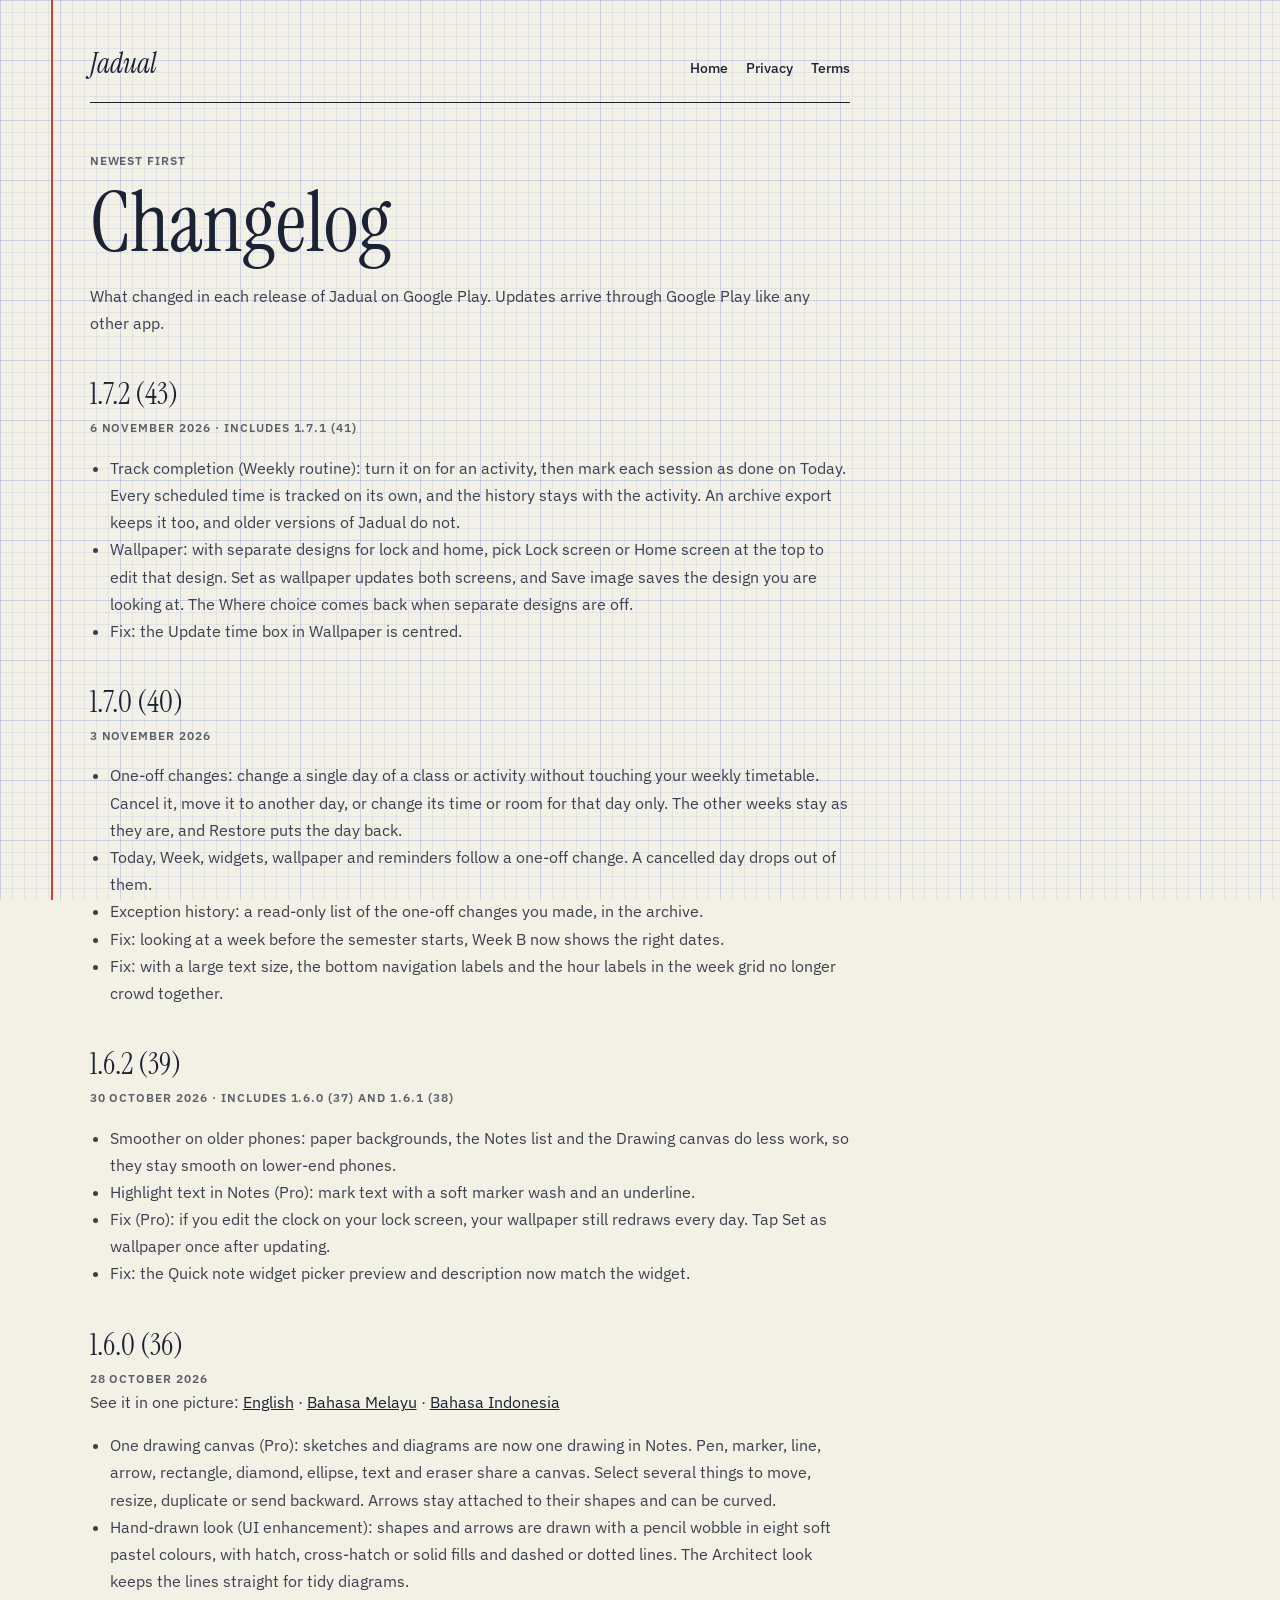
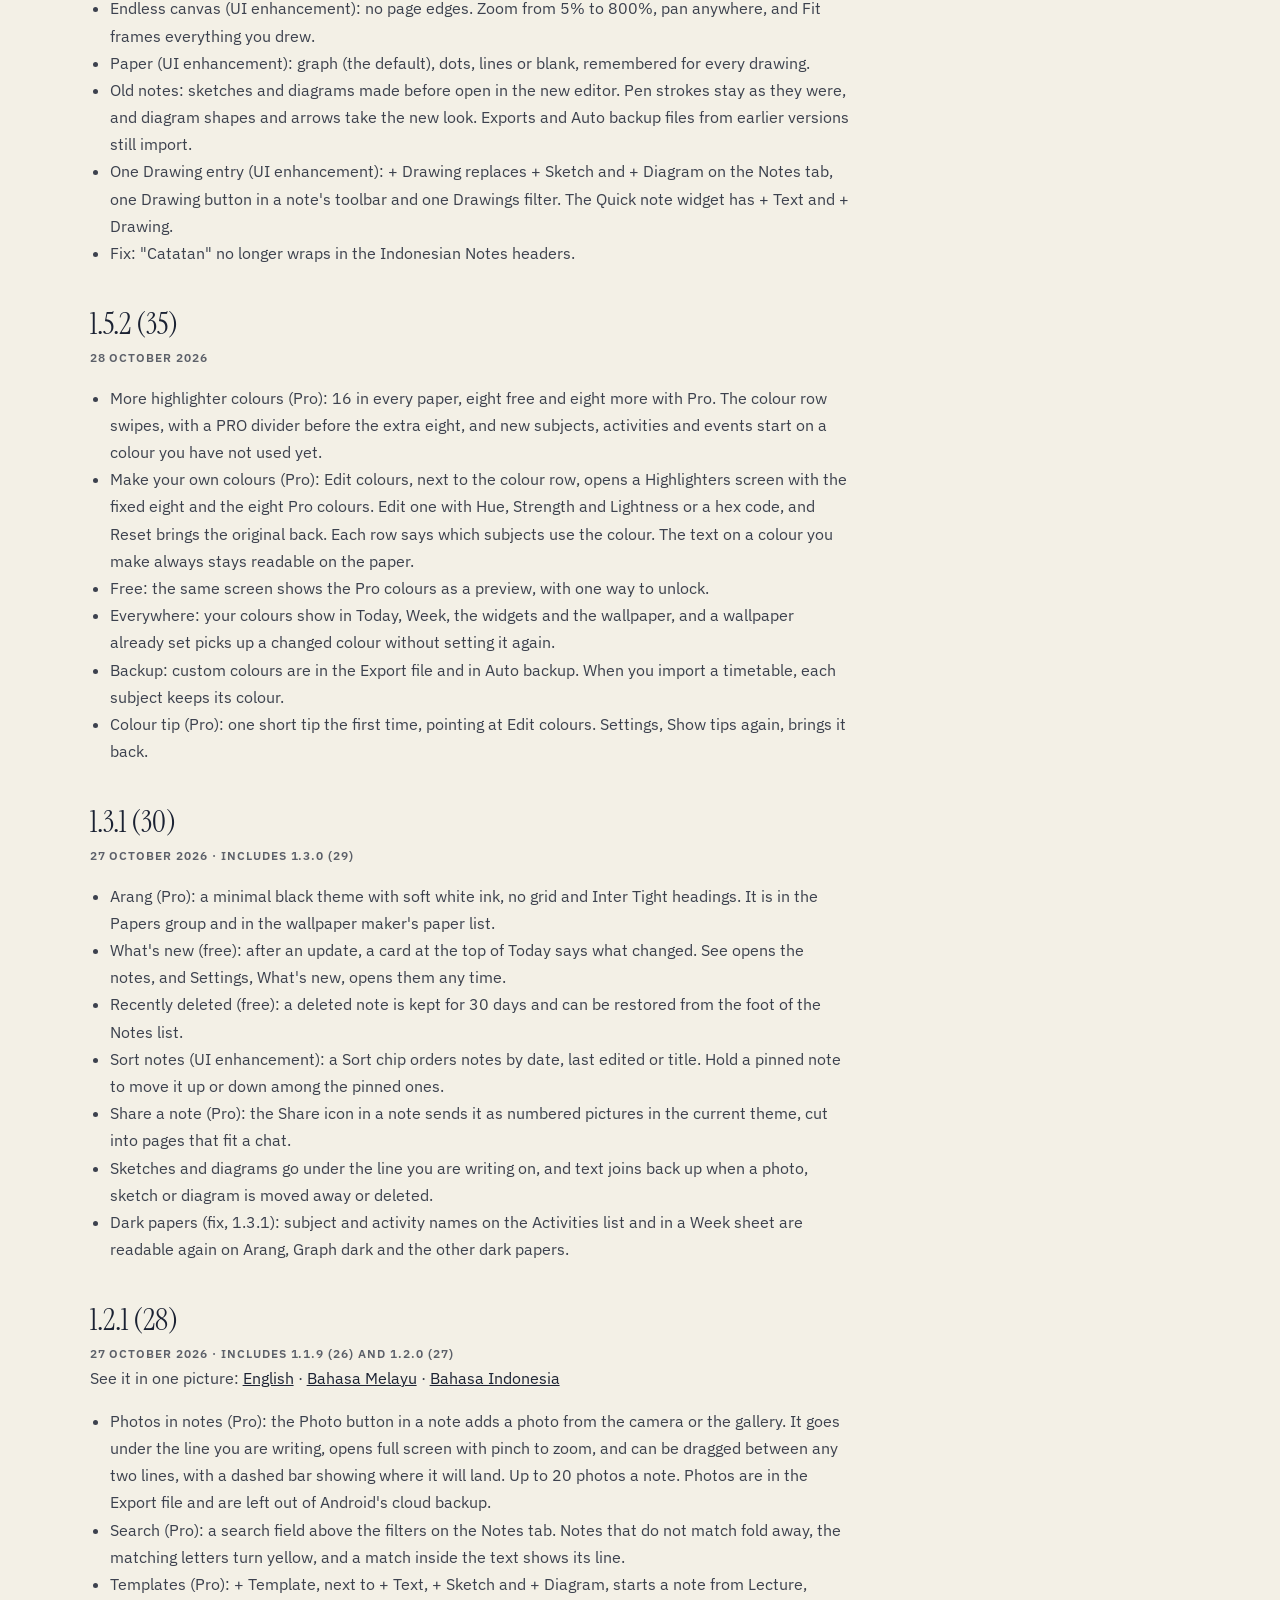
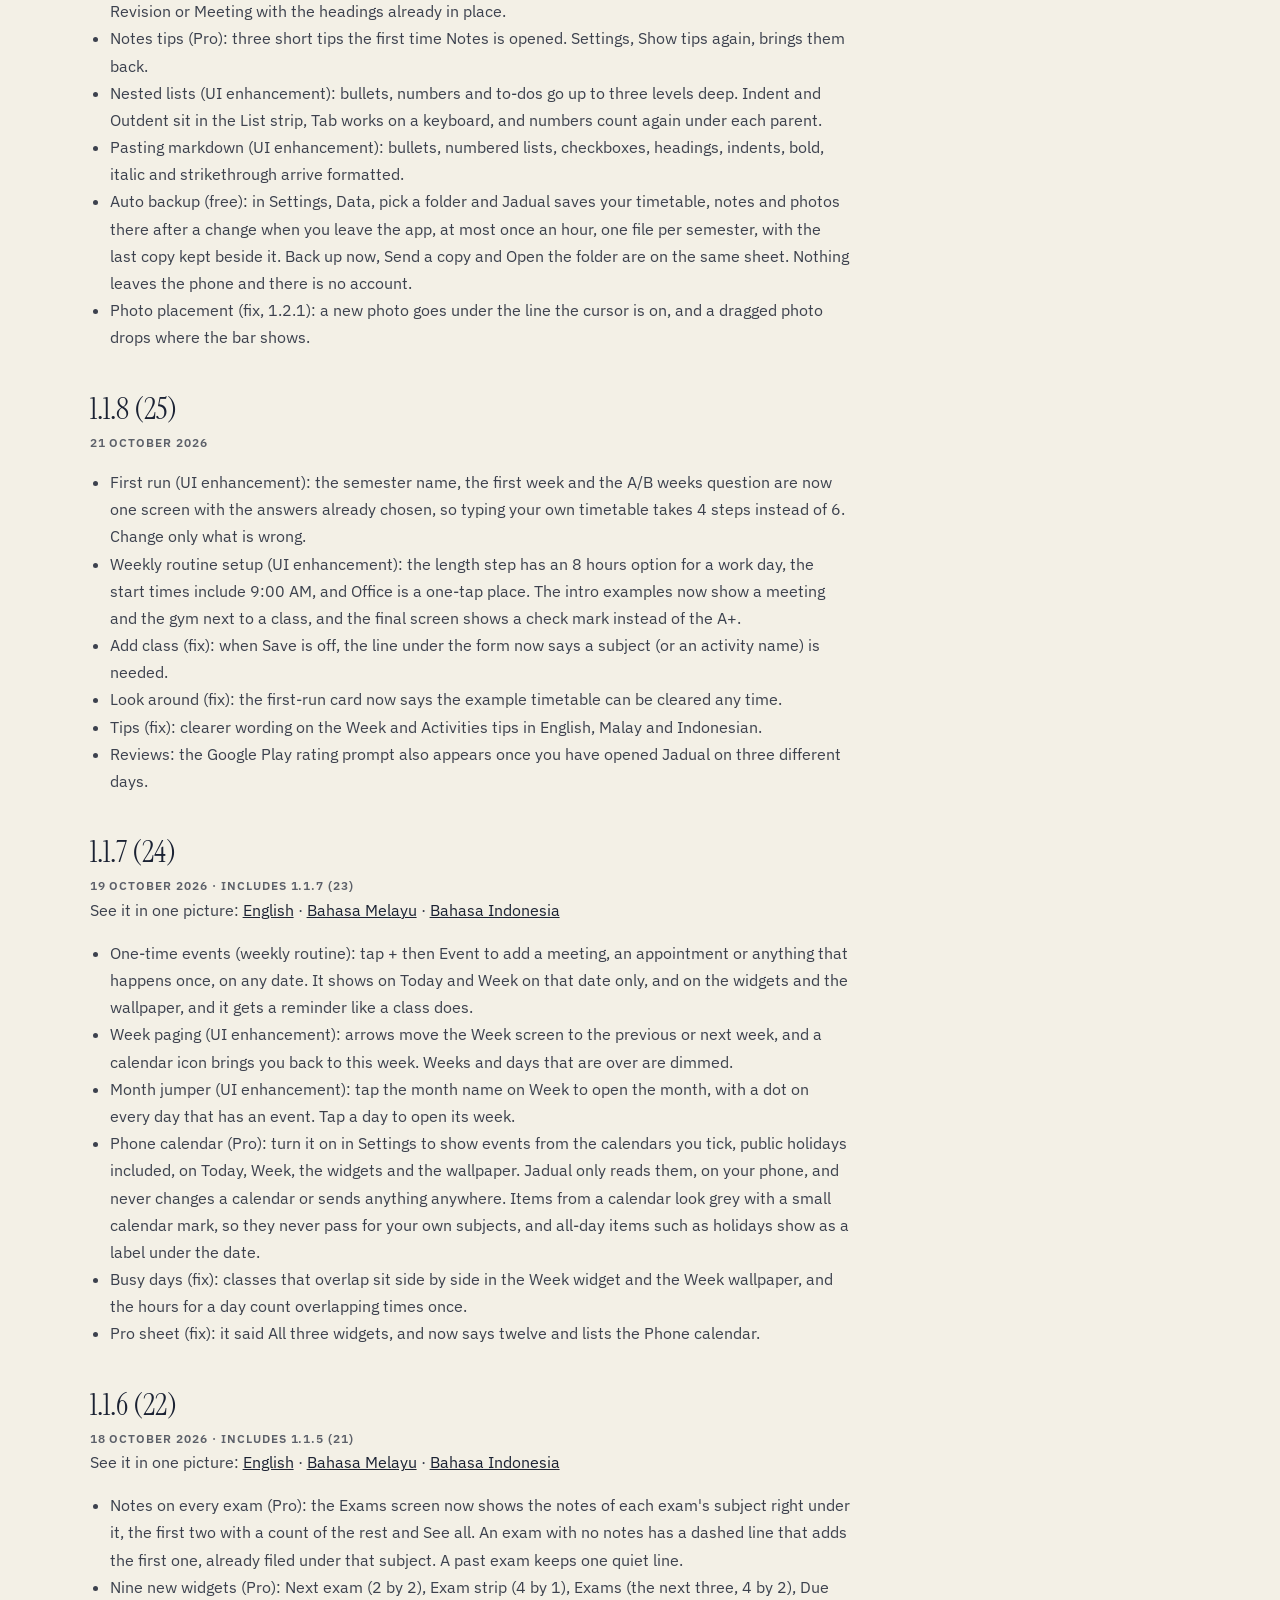
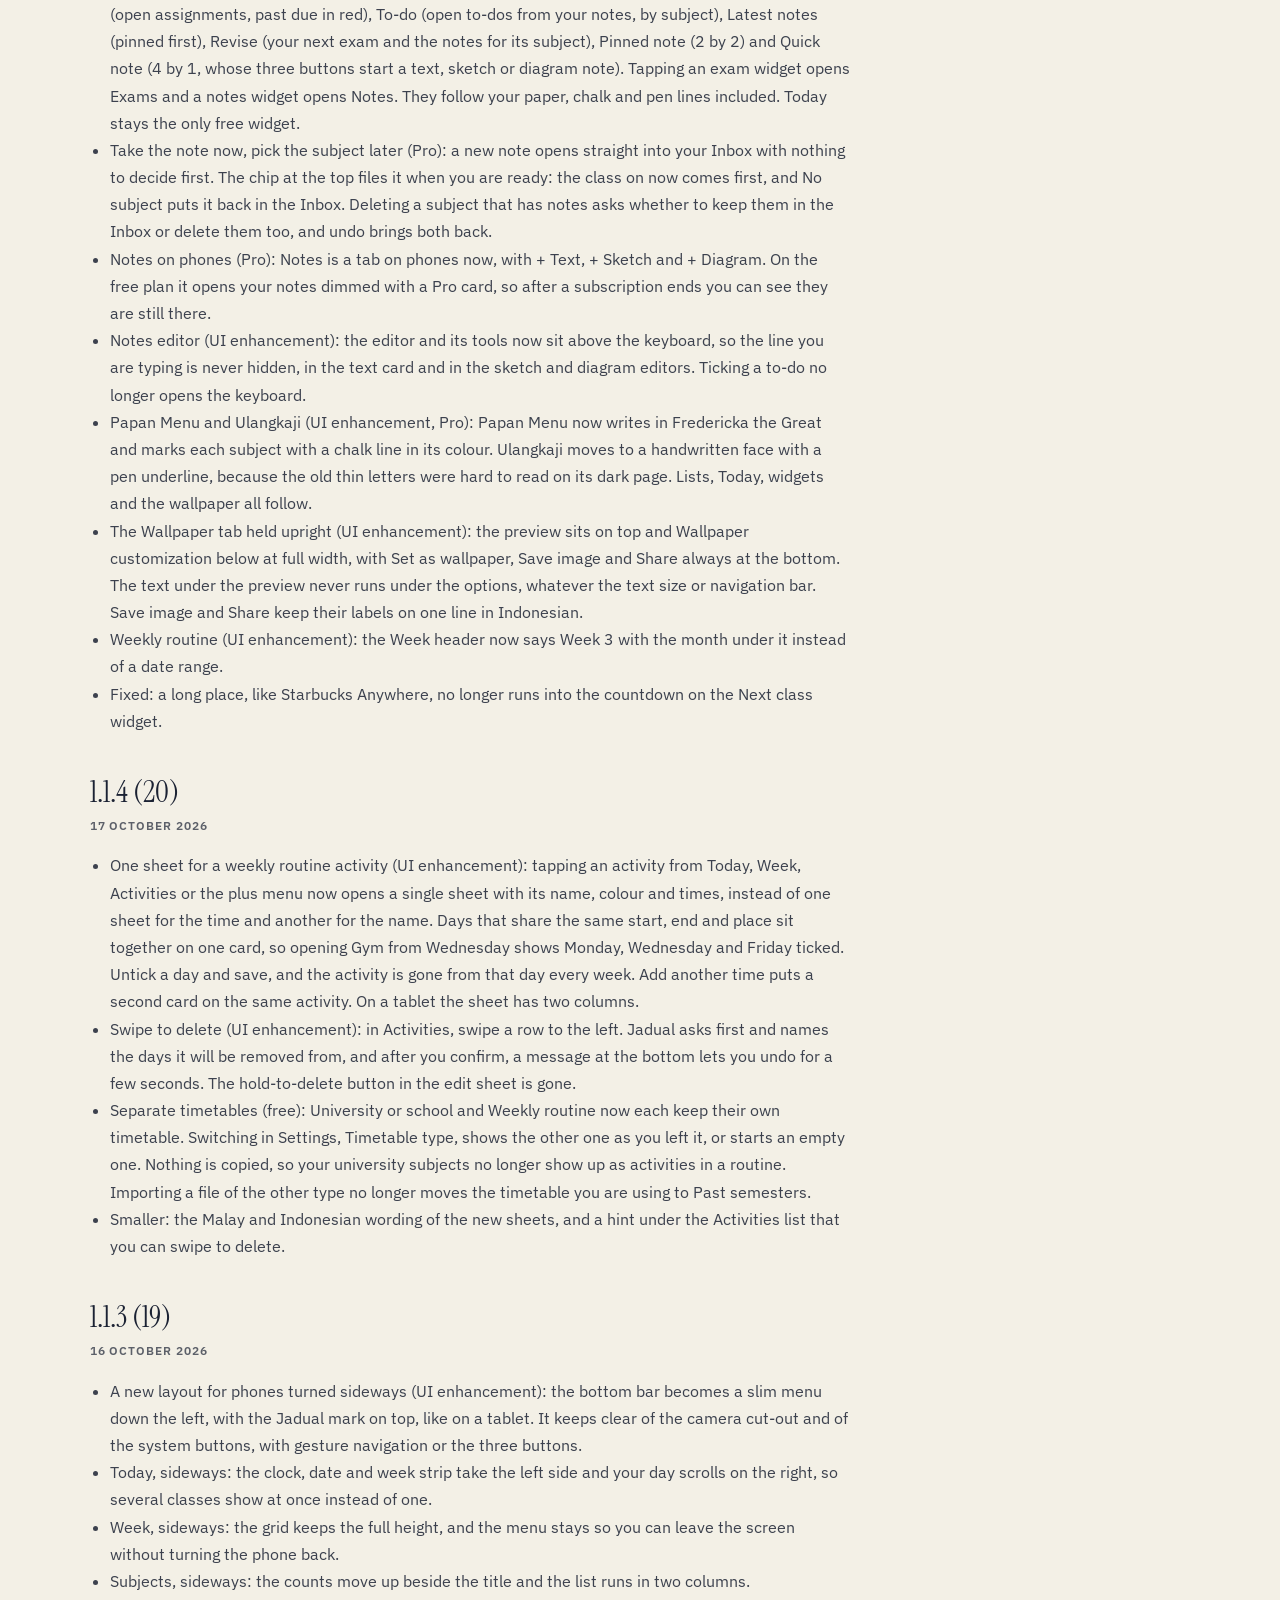
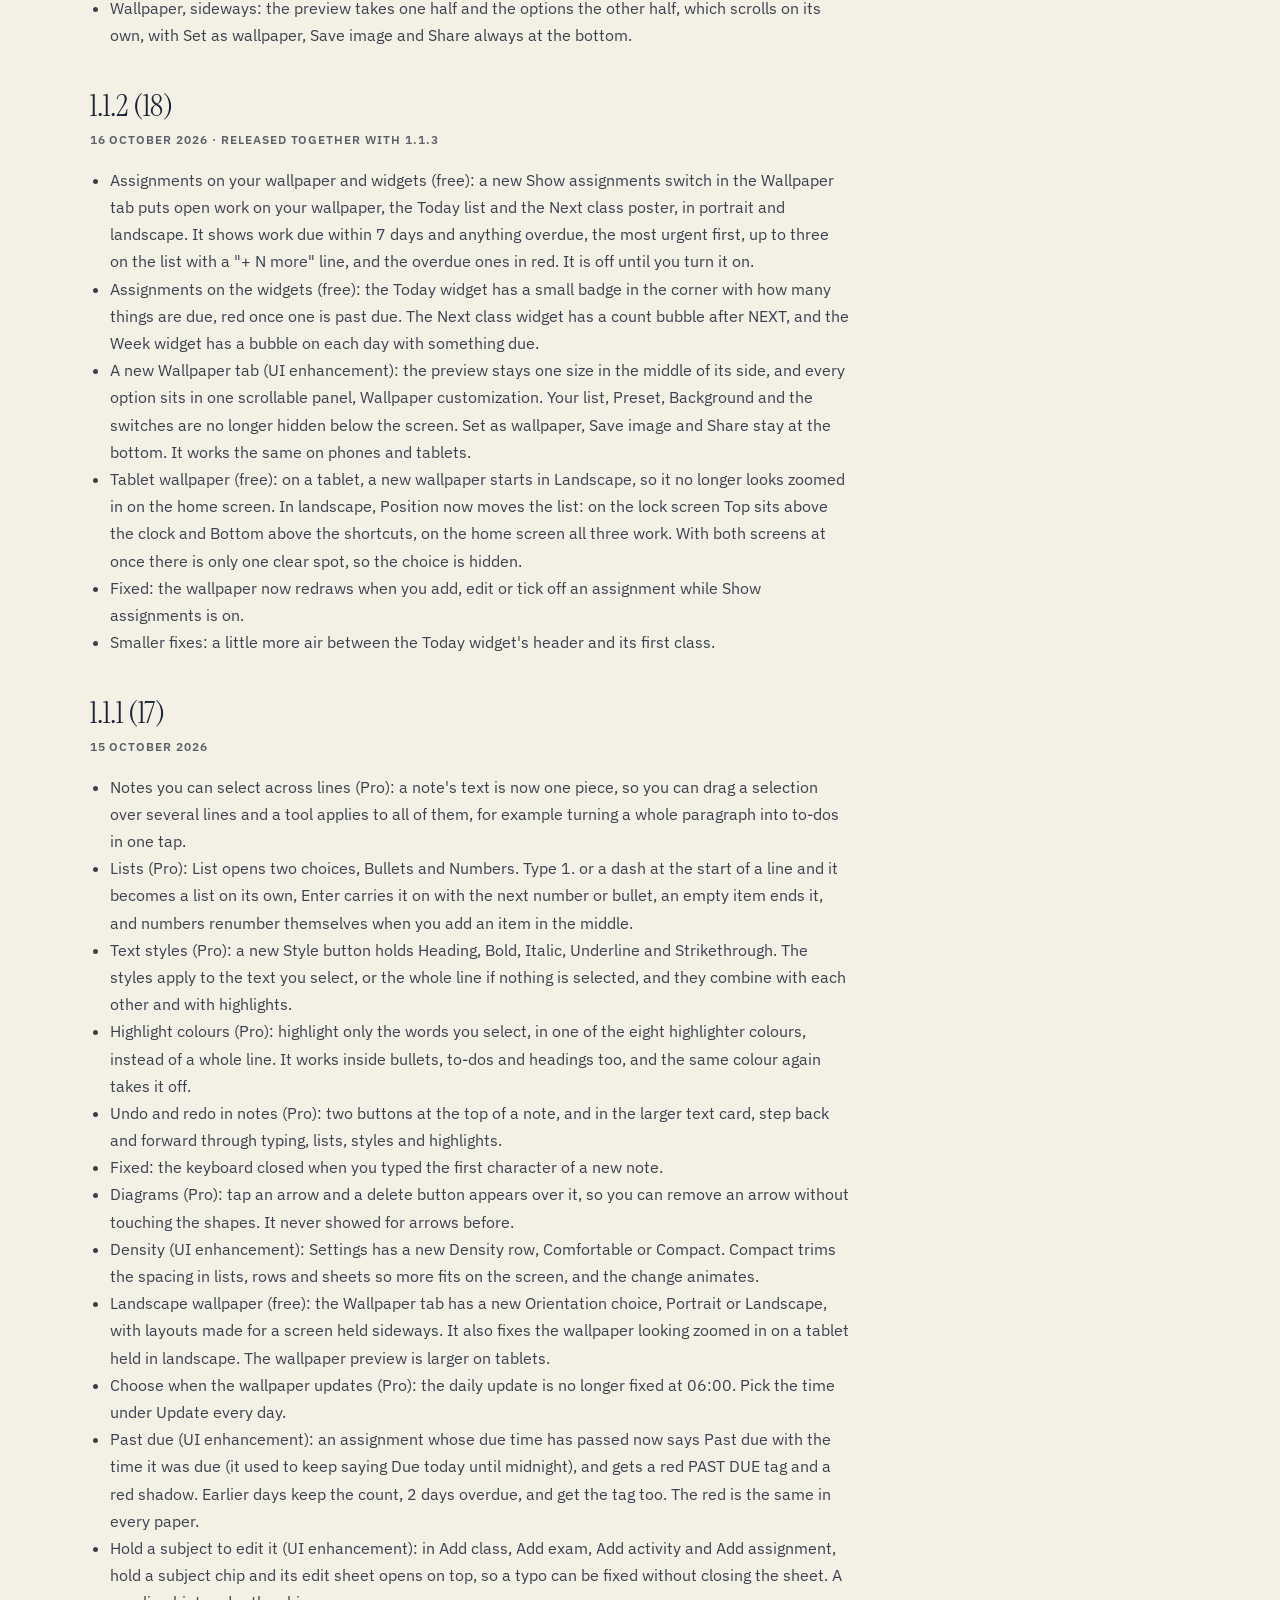
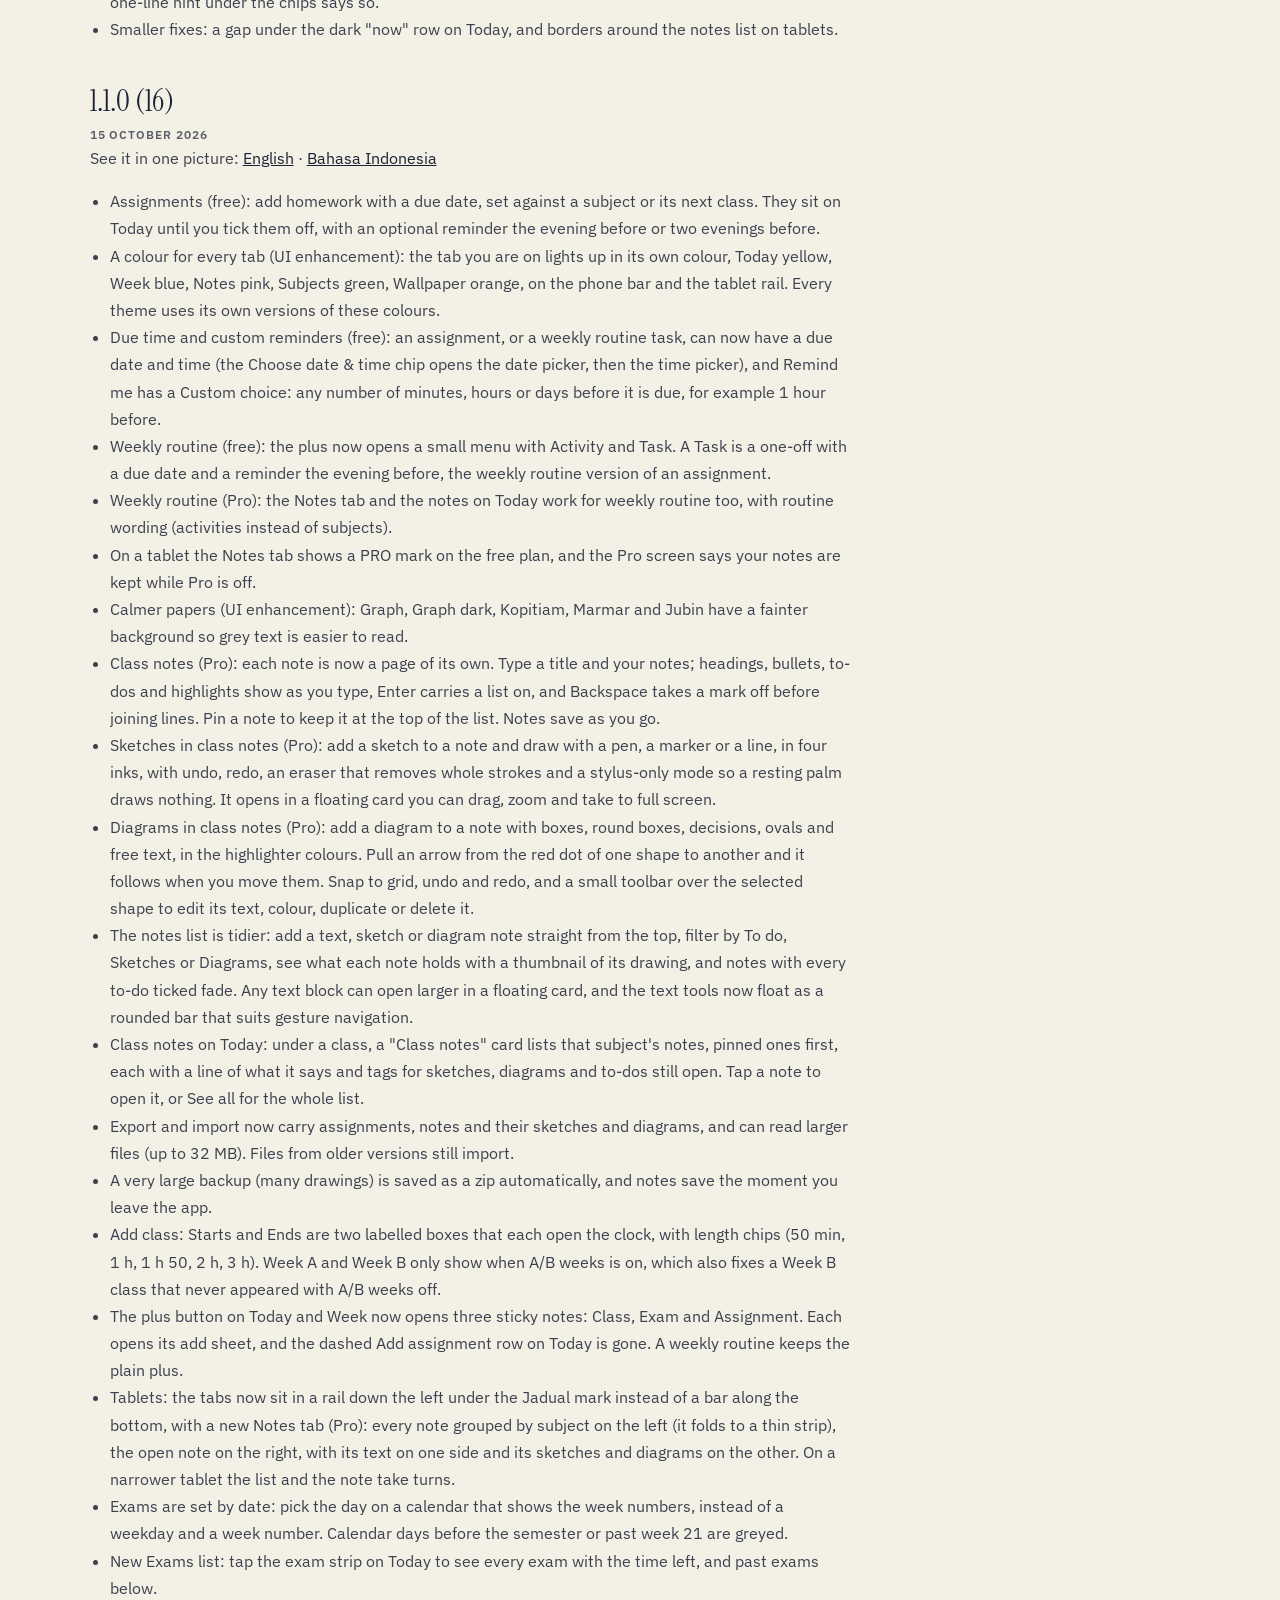
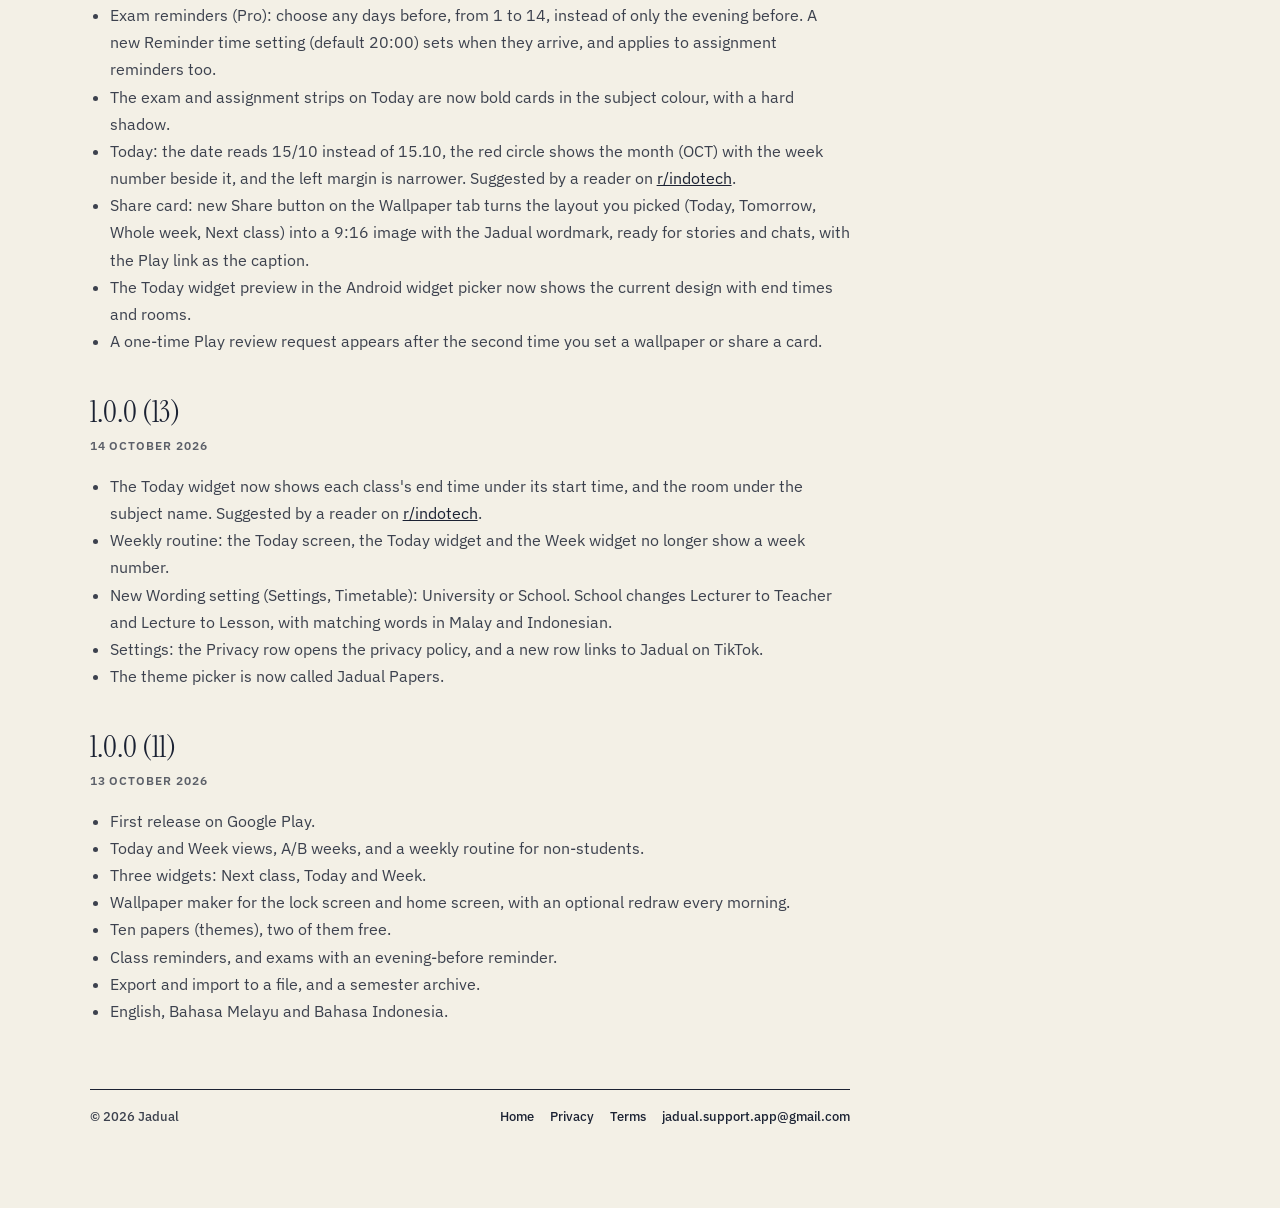
<file: changelog/index.html>
<!doctype html>
<html lang="en">
<head>
<meta charset="utf-8">
<meta name="viewport" content="width=device-width, initial-scale=1">
<title>Jadual changelog</title>
<meta name="description" content="What changed in each Jadual release, newest first.">
<meta name="theme-color" content="#f3f0e6">
<link rel="icon" href="../assets/favicon.png">
<link rel="preconnect" href="https://fonts.googleapis.com">
<link rel="preconnect" href="https://fonts.gstatic.com" crossorigin>
<link rel="stylesheet" href="https://fonts.googleapis.com/css2?family=Instrument+Serif:ital@0;1&family=IBM+Plex+Sans:wght@400;500;600&display=swap">
<link rel="stylesheet" href="../assets/site.css">
</head>
<body>
<div class="doc-wrap">
<header class="doc-top"><a class="mark" href="../">Jadual</a><nav><a href="../">Home</a><a href="../privacy/">Privacy</a><a href="../terms/">Terms</a></nav></header>
<main class="doc">
<div class="kick">Newest first</div>
<h1>Changelog</h1>
<p>What changed in each release of Jadual on Google Play. Updates arrive through Google Play like any other app.</p>

<h2>1.7.2 (43)</h2>
<div class="kick">6 November 2026 · includes 1.7.1 (41)</div>
<ul>
<li>Track completion (Weekly routine): turn it on for an activity, then mark each session as done on Today. Every scheduled time is tracked on its own, and the history stays with the activity. An archive export keeps it too, and older versions of Jadual do not.</li>
<li>Wallpaper: with separate designs for lock and home, pick Lock screen or Home screen at the top to edit that design. Set as wallpaper updates both screens, and Save image saves the design you are looking at. The Where choice comes back when separate designs are off.</li>
<li>Fix: the Update time box in Wallpaper is centred.</li>
</ul>

<h2>1.7.0 (40)</h2>
<div class="kick">3 November 2026</div>
<ul>
<li>One-off changes: change a single day of a class or activity without touching your weekly timetable. Cancel it, move it to another day, or change its time or room for that day only. The other weeks stay as they are, and Restore puts the day back.</li>
<li>Today, Week, widgets, wallpaper and reminders follow a one-off change. A cancelled day drops out of them.</li>
<li>Exception history: a read-only list of the one-off changes you made, in the archive.</li>
<li>Fix: looking at a week before the semester starts, Week B now shows the right dates.</li>
<li>Fix: with a large text size, the bottom navigation labels and the hour labels in the week grid no longer crowd together.</li>
</ul>

<h2>1.6.2 (39)</h2>
<div class="kick">30 October 2026 · includes 1.6.0 (37) and 1.6.1 (38)</div>
<ul>
<li>Smoother on older phones: paper backgrounds, the Notes list and the Drawing canvas do less work, so they stay smooth on lower-end phones.</li>
<li>Highlight text in Notes (Pro): mark text with a soft marker wash and an underline.</li>
<li>Fix (Pro): if you edit the clock on your lock screen, your wallpaper still redraws every day. Tap Set as wallpaper once after updating.</li>
<li>Fix: the Quick note widget picker preview and description now match the widget.</li>
</ul>

<h2>1.6.0 (36)</h2>
<div class="kick">28 October 2026</div>
<p class="pics-links">See it in one picture: <a href="../assets/changelog/build-36-en.webp" target="_blank" rel="noopener">English</a> · <a href="../assets/changelog/build-36-ms.webp" target="_blank" rel="noopener">Bahasa Melayu</a> · <a href="../assets/changelog/build-36-id.webp" target="_blank" rel="noopener">Bahasa Indonesia</a></p>
<ul>
<li>One drawing canvas (Pro): sketches and diagrams are now one drawing in Notes. Pen, marker, line, arrow, rectangle, diamond, ellipse, text and eraser share a canvas. Select several things to move, resize, duplicate or send backward. Arrows stay attached to their shapes and can be curved.</li>
<li>Hand-drawn look (UI enhancement): shapes and arrows are drawn with a pencil wobble in eight soft pastel colours, with hatch, cross-hatch or solid fills and dashed or dotted lines. The Architect look keeps the lines straight for tidy diagrams.</li>
<li>Endless canvas (UI enhancement): no page edges. Zoom from 5% to 800%, pan anywhere, and Fit frames everything you drew.</li>
<li>Paper (UI enhancement): graph (the default), dots, lines or blank, remembered for every drawing.</li>
<li>Old notes: sketches and diagrams made before open in the new editor. Pen strokes stay as they were, and diagram shapes and arrows take the new look. Exports and Auto backup files from earlier versions still import.</li>
<li>One Drawing entry (UI enhancement): + Drawing replaces + Sketch and + Diagram on the Notes tab, one Drawing button in a note's toolbar and one Drawings filter. The Quick note widget has + Text and + Drawing.</li>
<li>Fix: "Catatan" no longer wraps in the Indonesian Notes headers.</li>
</ul>

<h2>1.5.2 (35)</h2>
<div class="kick">28 October 2026</div>
<ul>
<li>More highlighter colours (Pro): 16 in every paper, eight free and eight more with Pro. The colour row swipes, with a PRO divider before the extra eight, and new subjects, activities and events start on a colour you have not used yet.</li>
<li>Make your own colours (Pro): Edit colours, next to the colour row, opens a Highlighters screen with the fixed eight and the eight Pro colours. Edit one with Hue, Strength and Lightness or a hex code, and Reset brings the original back. Each row says which subjects use the colour. The text on a colour you make always stays readable on the paper.</li>
<li>Free: the same screen shows the Pro colours as a preview, with one way to unlock.</li>
<li>Everywhere: your colours show in Today, Week, the widgets and the wallpaper, and a wallpaper already set picks up a changed colour without setting it again.</li>
<li>Backup: custom colours are in the Export file and in Auto backup. When you import a timetable, each subject keeps its colour.</li>
<li>Colour tip (Pro): one short tip the first time, pointing at Edit colours. Settings, Show tips again, brings it back.</li>
</ul>

<h2>1.3.1 (30)</h2>
<div class="kick">27 October 2026 · includes 1.3.0 (29)</div>
<ul>
<li>Arang (Pro): a minimal black theme with soft white ink, no grid and Inter Tight headings. It is in the Papers group and in the wallpaper maker's paper list.</li>
<li>What's new (free): after an update, a card at the top of Today says what changed. See opens the notes, and Settings, What's new, opens them any time.</li>
<li>Recently deleted (free): a deleted note is kept for 30 days and can be restored from the foot of the Notes list.</li>
<li>Sort notes (UI enhancement): a Sort chip orders notes by date, last edited or title. Hold a pinned note to move it up or down among the pinned ones.</li>
<li>Share a note (Pro): the Share icon in a note sends it as numbered pictures in the current theme, cut into pages that fit a chat.</li>
<li>Sketches and diagrams go under the line you are writing on, and text joins back up when a photo, sketch or diagram is moved away or deleted.</li>
<li>Dark papers (fix, 1.3.1): subject and activity names on the Activities list and in a Week sheet are readable again on Arang, Graph dark and the other dark papers.</li>
</ul>

<h2>1.2.1 (28)</h2>
<div class="kick">27 October 2026 · includes 1.1.9 (26) and 1.2.0 (27)</div>
<p class="pics-links">See it in one picture: <a href="../assets/changelog/build-28-en.webp" target="_blank" rel="noopener">English</a> · <a href="../assets/changelog/build-28-ms.webp" target="_blank" rel="noopener">Bahasa Melayu</a> · <a href="../assets/changelog/build-28-id.webp" target="_blank" rel="noopener">Bahasa Indonesia</a></p>
<ul>
<li>Photos in notes (Pro): the Photo button in a note adds a photo from the camera or the gallery. It goes under the line you are writing, opens full screen with pinch to zoom, and can be dragged between any two lines, with a dashed bar showing where it will land. Up to 20 photos a note. Photos are in the Export file and are left out of Android's cloud backup.</li>
<li>Search (Pro): a search field above the filters on the Notes tab. Notes that do not match fold away, the matching letters turn yellow, and a match inside the text shows its line.</li>
<li>Templates (Pro): + Template, next to + Text, + Sketch and + Diagram, starts a note from Lecture, Revision or Meeting with the headings already in place.</li>
<li>Notes tips (Pro): three short tips the first time Notes is opened. Settings, Show tips again, brings them back.</li>
<li>Nested lists (UI enhancement): bullets, numbers and to-dos go up to three levels deep. Indent and Outdent sit in the List strip, Tab works on a keyboard, and numbers count again under each parent.</li>
<li>Pasting markdown (UI enhancement): bullets, numbered lists, checkboxes, headings, indents, bold, italic and strikethrough arrive formatted.</li>
<li>Auto backup (free): in Settings, Data, pick a folder and Jadual saves your timetable, notes and photos there after a change when you leave the app, at most once an hour, one file per semester, with the last copy kept beside it. Back up now, Send a copy and Open the folder are on the same sheet. Nothing leaves the phone and there is no account.</li>
<li>Photo placement (fix, 1.2.1): a new photo goes under the line the cursor is on, and a dragged photo drops where the bar shows.</li>
</ul>

<h2>1.1.8 (25)</h2>
<div class="kick">21 October 2026</div>
<ul>
<li>First run (UI enhancement): the semester name, the first week and the A/B weeks question are now one screen with the answers already chosen, so typing your own timetable takes 4 steps instead of 6. Change only what is wrong.</li>
<li>Weekly routine setup (UI enhancement): the length step has an 8 hours option for a work day, the start times include 9:00 AM, and Office is a one-tap place. The intro examples now show a meeting and the gym next to a class, and the final screen shows a check mark instead of the A+.</li>
<li>Add class (fix): when Save is off, the line under the form now says a subject (or an activity name) is needed.</li>
<li>Look around (fix): the first-run card now says the example timetable can be cleared any time.</li>
<li>Tips (fix): clearer wording on the Week and Activities tips in English, Malay and Indonesian.</li>
<li>Reviews: the Google Play rating prompt also appears once you have opened Jadual on three different days.</li>
</ul>

<h2>1.1.7 (24)</h2>
<div class="kick">19 October 2026 · includes 1.1.7 (23)</div>
<p class="pics-links">See it in one picture: <a href="../assets/changelog/build-24-en.webp" target="_blank" rel="noopener">English</a> · <a href="../assets/changelog/build-24-ms.webp" target="_blank" rel="noopener">Bahasa Melayu</a> · <a href="../assets/changelog/build-24-id.webp" target="_blank" rel="noopener">Bahasa Indonesia</a></p>
<ul>
<li>One-time events (weekly routine): tap + then Event to add a meeting, an appointment or anything that happens once, on any date. It shows on Today and Week on that date only, and on the widgets and the wallpaper, and it gets a reminder like a class does.</li>
<li>Week paging (UI enhancement): arrows move the Week screen to the previous or next week, and a calendar icon brings you back to this week. Weeks and days that are over are dimmed.</li>
<li>Month jumper (UI enhancement): tap the month name on Week to open the month, with a dot on every day that has an event. Tap a day to open its week.</li>
<li>Phone calendar (Pro): turn it on in Settings to show events from the calendars you tick, public holidays included, on Today, Week, the widgets and the wallpaper. Jadual only reads them, on your phone, and never changes a calendar or sends anything anywhere. Items from a calendar look grey with a small calendar mark, so they never pass for your own subjects, and all-day items such as holidays show as a label under the date.</li>
<li>Busy days (fix): classes that overlap sit side by side in the Week widget and the Week wallpaper, and the hours for a day count overlapping times once.</li>
<li>Pro sheet (fix): it said All three widgets, and now says twelve and lists the Phone calendar.</li>
</ul>

<h2>1.1.6 (22)</h2>
<div class="kick">18 October 2026 · includes 1.1.5 (21)</div>
<p class="pics-links">See it in one picture: <a href="../assets/changelog/build-22-en.webp" target="_blank" rel="noopener">English</a> · <a href="../assets/changelog/build-22-ms.webp" target="_blank" rel="noopener">Bahasa Melayu</a> · <a href="../assets/changelog/build-22-id.webp" target="_blank" rel="noopener">Bahasa Indonesia</a></p>
<ul>
<li>Notes on every exam (Pro): the Exams screen now shows the notes of each exam's subject right under it, the first two with a count of the rest and See all. An exam with no notes has a dashed line that adds the first one, already filed under that subject. A past exam keeps one quiet line.</li>
<li>Nine new widgets (Pro): Next exam (2 by 2), Exam strip (4 by 1), Exams (the next three, 4 by 2), Due (open assignments, past due in red), To-do (open to-dos from your notes, by subject), Latest notes (pinned first), Revise (your next exam and the notes for its subject), Pinned note (2 by 2) and Quick note (4 by 1, whose three buttons start a text, sketch or diagram note). Tapping an exam widget opens Exams and a notes widget opens Notes. They follow your paper, chalk and pen lines included. Today stays the only free widget.</li>
<li>Take the note now, pick the subject later (Pro): a new note opens straight into your Inbox with nothing to decide first. The chip at the top files it when you are ready: the class on now comes first, and No subject puts it back in the Inbox. Deleting a subject that has notes asks whether to keep them in the Inbox or delete them too, and undo brings both back.</li>
<li>Notes on phones (Pro): Notes is a tab on phones now, with + Text, + Sketch and + Diagram. On the free plan it opens your notes dimmed with a Pro card, so after a subscription ends you can see they are still there.</li>
<li>Notes editor (UI enhancement): the editor and its tools now sit above the keyboard, so the line you are typing is never hidden, in the text card and in the sketch and diagram editors. Ticking a to-do no longer opens the keyboard.</li>
<li>Papan Menu and Ulangkaji (UI enhancement, Pro): Papan Menu now writes in Fredericka the Great and marks each subject with a chalk line in its colour. Ulangkaji moves to a handwritten face with a pen underline, because the old thin letters were hard to read on its dark page. Lists, Today, widgets and the wallpaper all follow.</li>
<li>The Wallpaper tab held upright (UI enhancement): the preview sits on top and Wallpaper customization below at full width, with Set as wallpaper, Save image and Share always at the bottom. The text under the preview never runs under the options, whatever the text size or navigation bar. Save image and Share keep their labels on one line in Indonesian.</li>
<li>Weekly routine (UI enhancement): the Week header now says Week 3 with the month under it instead of a date range.</li>
<li>Fixed: a long place, like Starbucks Anywhere, no longer runs into the countdown on the Next class widget.</li>
</ul>

<h2>1.1.4 (20)</h2>
<div class="kick">17 October 2026</div>
<ul>
<li>One sheet for a weekly routine activity (UI enhancement): tapping an activity from Today, Week, Activities or the plus menu now opens a single sheet with its name, colour and times, instead of one sheet for the time and another for the name. Days that share the same start, end and place sit together on one card, so opening Gym from Wednesday shows Monday, Wednesday and Friday ticked. Untick a day and save, and the activity is gone from that day every week. Add another time puts a second card on the same activity. On a tablet the sheet has two columns.</li>
<li>Swipe to delete (UI enhancement): in Activities, swipe a row to the left. Jadual asks first and names the days it will be removed from, and after you confirm, a message at the bottom lets you undo for a few seconds. The hold-to-delete button in the edit sheet is gone.</li>
<li>Separate timetables (free): University or school and Weekly routine now each keep their own timetable. Switching in Settings, Timetable type, shows the other one as you left it, or starts an empty one. Nothing is copied, so your university subjects no longer show up as activities in a routine. Importing a file of the other type no longer moves the timetable you are using to Past semesters.</li>
<li>Smaller: the Malay and Indonesian wording of the new sheets, and a hint under the Activities list that you can swipe to delete.</li>
</ul>

<h2>1.1.3 (19)</h2>
<div class="kick">16 October 2026</div>
<ul>
<li>A new layout for phones turned sideways (UI enhancement): the bottom bar becomes a slim menu down the left, with the Jadual mark on top, like on a tablet. It keeps clear of the camera cut-out and of the system buttons, with gesture navigation or the three buttons.</li>
<li>Today, sideways: the clock, date and week strip take the left side and your day scrolls on the right, so several classes show at once instead of one.</li>
<li>Week, sideways: the grid keeps the full height, and the menu stays so you can leave the screen without turning the phone back.</li>
<li>Subjects, sideways: the counts move up beside the title and the list runs in two columns.</li>
<li>Wallpaper, sideways: the preview takes one half and the options the other half, which scrolls on its own, with Set as wallpaper, Save image and Share always at the bottom.</li>
</ul>

<h2>1.1.2 (18)</h2>
<div class="kick">16 October 2026 · released together with 1.1.3</div>
<ul>
<li>Assignments on your wallpaper and widgets (free): a new Show assignments switch in the Wallpaper tab puts open work on your wallpaper, the Today list and the Next class poster, in portrait and landscape. It shows work due within 7 days and anything overdue, the most urgent first, up to three on the list with a &quot;+ N more&quot; line, and the overdue ones in red. It is off until you turn it on.</li>
<li>Assignments on the widgets (free): the Today widget has a small badge in the corner with how many things are due, red once one is past due. The Next class widget has a count bubble after NEXT, and the Week widget has a bubble on each day with something due.</li>
<li>A new Wallpaper tab (UI enhancement): the preview stays one size in the middle of its side, and every option sits in one scrollable panel, Wallpaper customization. Your list, Preset, Background and the switches are no longer hidden below the screen. Set as wallpaper, Save image and Share stay at the bottom. It works the same on phones and tablets.</li>
<li>Tablet wallpaper (free): on a tablet, a new wallpaper starts in Landscape, so it no longer looks zoomed in on the home screen. In landscape, Position now moves the list: on the lock screen Top sits above the clock and Bottom above the shortcuts, on the home screen all three work. With both screens at once there is only one clear spot, so the choice is hidden.</li>
<li>Fixed: the wallpaper now redraws when you add, edit or tick off an assignment while Show assignments is on.</li>
<li>Smaller fixes: a little more air between the Today widget&#39;s header and its first class.</li>
</ul>

<h2>1.1.1 (17)</h2>
<div class="kick">15 October 2026</div>
<ul>
<li>Notes you can select across lines (Pro): a note&#39;s text is now one piece, so you can drag a selection over several lines and a tool applies to all of them, for example turning a whole paragraph into to-dos in one tap.</li>
<li>Lists (Pro): List opens two choices, Bullets and Numbers. Type 1. or a dash at the start of a line and it becomes a list on its own, Enter carries it on with the next number or bullet, an empty item ends it, and numbers renumber themselves when you add an item in the middle.</li>
<li>Text styles (Pro): a new Style button holds Heading, Bold, Italic, Underline and Strikethrough. The styles apply to the text you select, or the whole line if nothing is selected, and they combine with each other and with highlights.</li>
<li>Highlight colours (Pro): highlight only the words you select, in one of the eight highlighter colours, instead of a whole line. It works inside bullets, to-dos and headings too, and the same colour again takes it off.</li>
<li>Undo and redo in notes (Pro): two buttons at the top of a note, and in the larger text card, step back and forward through typing, lists, styles and highlights.</li>
<li>Fixed: the keyboard closed when you typed the first character of a new note.</li>
<li>Diagrams (Pro): tap an arrow and a delete button appears over it, so you can remove an arrow without touching the shapes. It never showed for arrows before.</li>
<li>Density (UI enhancement): Settings has a new Density row, Comfortable or Compact. Compact trims the spacing in lists, rows and sheets so more fits on the screen, and the change animates.</li>
<li>Landscape wallpaper (free): the Wallpaper tab has a new Orientation choice, Portrait or Landscape, with layouts made for a screen held sideways. It also fixes the wallpaper looking zoomed in on a tablet held in landscape. The wallpaper preview is larger on tablets.</li>
<li>Choose when the wallpaper updates (Pro): the daily update is no longer fixed at 06:00. Pick the time under Update every day.</li>
<li>Past due (UI enhancement): an assignment whose due time has passed now says Past due with the time it was due (it used to keep saying Due today until midnight), and gets a red PAST DUE tag and a red shadow. Earlier days keep the count, 2 days overdue, and get the tag too. The red is the same in every paper.</li>
<li>Hold a subject to edit it (UI enhancement): in Add class, Add exam, Add activity and Add assignment, hold a subject chip and its edit sheet opens on top, so a typo can be fixed without closing the sheet. A one-line hint under the chips says so.</li>
<li>Smaller fixes: a gap under the dark &quot;now&quot; row on Today, and borders around the notes list on tablets.</li>
</ul>

<h2>1.1.0 (16)</h2>
<div class="kick">15 October 2026</div>
<p class="pics-links">See it in one picture: <a href="../assets/changelog/build-16-en.webp" target="_blank" rel="noopener">English</a> · <a href="../assets/changelog/build-16-id.webp" target="_blank" rel="noopener">Bahasa Indonesia</a></p>
<ul>
<li>Assignments (free): add homework with a due date, set against a subject or its next class. They sit on Today until you tick them off, with an optional reminder the evening before or two evenings before.</li>
<li>A colour for every tab (UI enhancement): the tab you are on lights up in its own colour, Today yellow, Week blue, Notes pink, Subjects green, Wallpaper orange, on the phone bar and the tablet rail. Every theme uses its own versions of these colours.</li>
<li>Due time and custom reminders (free): an assignment, or a weekly routine task, can now have a due date and time (the Choose date &amp; time chip opens the date picker, then the time picker), and Remind me has a Custom choice: any number of minutes, hours or days before it is due, for example 1 hour before.</li>
<li>Weekly routine (free): the plus now opens a small menu with Activity and Task. A Task is a one-off with a due date and a reminder the evening before, the weekly routine version of an assignment.</li>
<li>Weekly routine (Pro): the Notes tab and the notes on Today work for weekly routine too, with routine wording (activities instead of subjects).</li>
<li>On a tablet the Notes tab shows a PRO mark on the free plan, and the Pro screen says your notes are kept while Pro is off.</li>
<li>Calmer papers (UI enhancement): Graph, Graph dark, Kopitiam, Marmar and Jubin have a fainter background so grey text is easier to read.</li>
<li>Class notes (Pro): each note is now a page of its own. Type a title and your notes; headings, bullets, to-dos and highlights show as you type, Enter carries a list on, and Backspace takes a mark off before joining lines. Pin a note to keep it at the top of the list. Notes save as you go.</li>
<li>Sketches in class notes (Pro): add a sketch to a note and draw with a pen, a marker or a line, in four inks, with undo, redo, an eraser that removes whole strokes and a stylus-only mode so a resting palm draws nothing. It opens in a floating card you can drag, zoom and take to full screen.</li>
<li>Diagrams in class notes (Pro): add a diagram to a note with boxes, round boxes, decisions, ovals and free text, in the highlighter colours. Pull an arrow from the red dot of one shape to another and it follows when you move them. Snap to grid, undo and redo, and a small toolbar over the selected shape to edit its text, colour, duplicate or delete it.</li>
<li>The notes list is tidier: add a text, sketch or diagram note straight from the top, filter by To do, Sketches or Diagrams, see what each note holds with a thumbnail of its drawing, and notes with every to-do ticked fade. Any text block can open larger in a floating card, and the text tools now float as a rounded bar that suits gesture navigation.</li>
<li>Class notes on Today: under a class, a &quot;Class notes&quot; card lists that subject&#39;s notes, pinned ones first, each with a line of what it says and tags for sketches, diagrams and to-dos still open. Tap a note to open it, or See all for the whole list.</li>
<li>Export and import now carry assignments, notes and their sketches and diagrams, and can read larger files (up to 32 MB). Files from older versions still import.</li>
<li>A very large backup (many drawings) is saved as a zip automatically, and notes save the moment you leave the app.</li>
<li>Add class: Starts and Ends are two labelled boxes that each open the clock, with length chips (50 min, 1 h, 1 h 50, 2 h, 3 h). Week A and Week B only show when A/B weeks is on, which also fixes a Week B class that never appeared with A/B weeks off.</li>
<li>The plus button on Today and Week now opens three sticky notes: Class, Exam and Assignment. Each opens its add sheet, and the dashed Add assignment row on Today is gone. A weekly routine keeps the plain plus.</li>
<li>Tablets: the tabs now sit in a rail down the left under the Jadual mark instead of a bar along the bottom, with a new Notes tab (Pro): every note grouped by subject on the left (it folds to a thin strip), the open note on the right, with its text on one side and its sketches and diagrams on the other. On a narrower tablet the list and the note take turns.</li>
<li>Exams are set by date: pick the day on a calendar that shows the week numbers, instead of a weekday and a week number. Calendar days before the semester or past week 21 are greyed.</li>
<li>New Exams list: tap the exam strip on Today to see every exam with the time left, and past exams below.</li>
<li>Exam reminders (Pro): choose any days before, from 1 to 14, instead of only the evening before. A new Reminder time setting (default 20:00) sets when they arrive, and applies to assignment reminders too.</li>
<li>The exam and assignment strips on Today are now bold cards in the subject colour, with a hard shadow.</li>
<li>Today: the date reads 15/10 instead of 15.10, the red circle shows the month (OCT) with the week number beside it, and the left margin is narrower. Suggested by a reader on <a href="https://www.reddit.com/r/indotech/comments/1x4w0yr/" target="_blank" rel="noopener">r/indotech</a>.</li>
<li>Share card: new Share button on the Wallpaper tab turns the layout you picked (Today, Tomorrow, Whole week, Next class) into a 9:16 image with the Jadual wordmark, ready for stories and chats, with the Play link as the caption.</li>
<li>The Today widget preview in the Android widget picker now shows the current design with end times and rooms.</li>
<li>A one-time Play review request appears after the second time you set a wallpaper or share a card.</li>
</ul>

<h2>1.0.0 (13)</h2>
<div class="kick">14 October 2026</div>
<ul>
<li>The Today widget now shows each class&#39;s end time under its start time, and the room under the subject name. Suggested by a reader on <a href="https://www.reddit.com/r/indotech/comments/1x4w0yr/" target="_blank" rel="noopener">r/indotech</a>.</li>
<li>Weekly routine: the Today screen, the Today widget and the Week widget no longer show a week number.</li>
<li>New Wording setting (Settings, Timetable): University or School. School changes Lecturer to Teacher and Lecture to Lesson, with matching words in Malay and Indonesian.</li>
<li>Settings: the Privacy row opens the privacy policy, and a new row links to Jadual on TikTok.</li>
<li>The theme picker is now called Jadual Papers.</li>
</ul>

<h2>1.0.0 (11)</h2>
<div class="kick">13 October 2026</div>
<ul>
<li>First release on Google Play.</li>
<li>Today and Week views, A/B weeks, and a weekly routine for non-students.</li>
<li>Three widgets: Next class, Today and Week.</li>
<li>Wallpaper maker for the lock screen and home screen, with an optional redraw every morning.</li>
<li>Ten papers (themes), two of them free.</li>
<li>Class reminders, and exams with an evening-before reminder.</li>
<li>Export and import to a file, and a semester archive.</li>
<li>English, Bahasa Melayu and Bahasa Indonesia.</li>
</ul>
</main>
<footer class="doc-foot"><span>© 2026 Jadual</span><span><a href="../">Home</a><a href="../privacy/">Privacy</a><a href="../terms/">Terms</a><a href="mailto:jadual.support.app@gmail.com">jadual.support.app@gmail.com</a></span></footer>
</div>
</body>
</html>
</file>
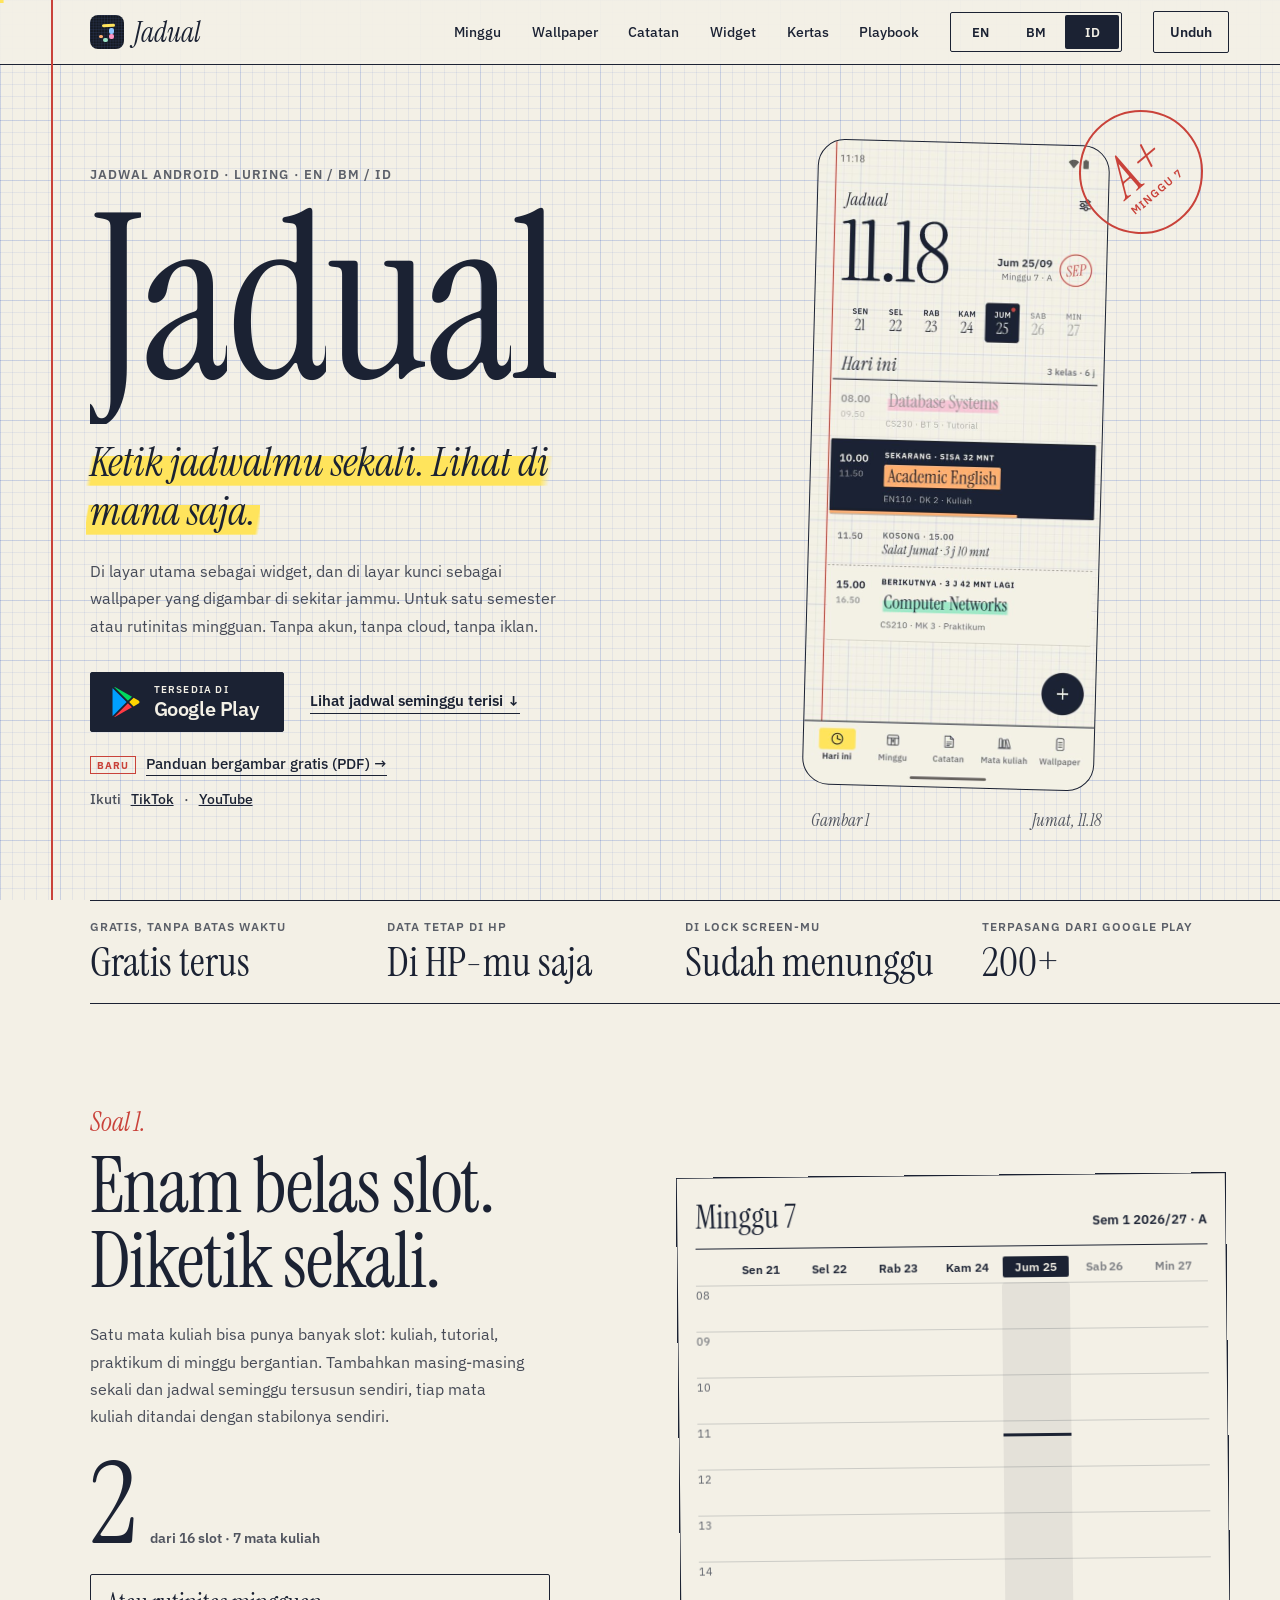
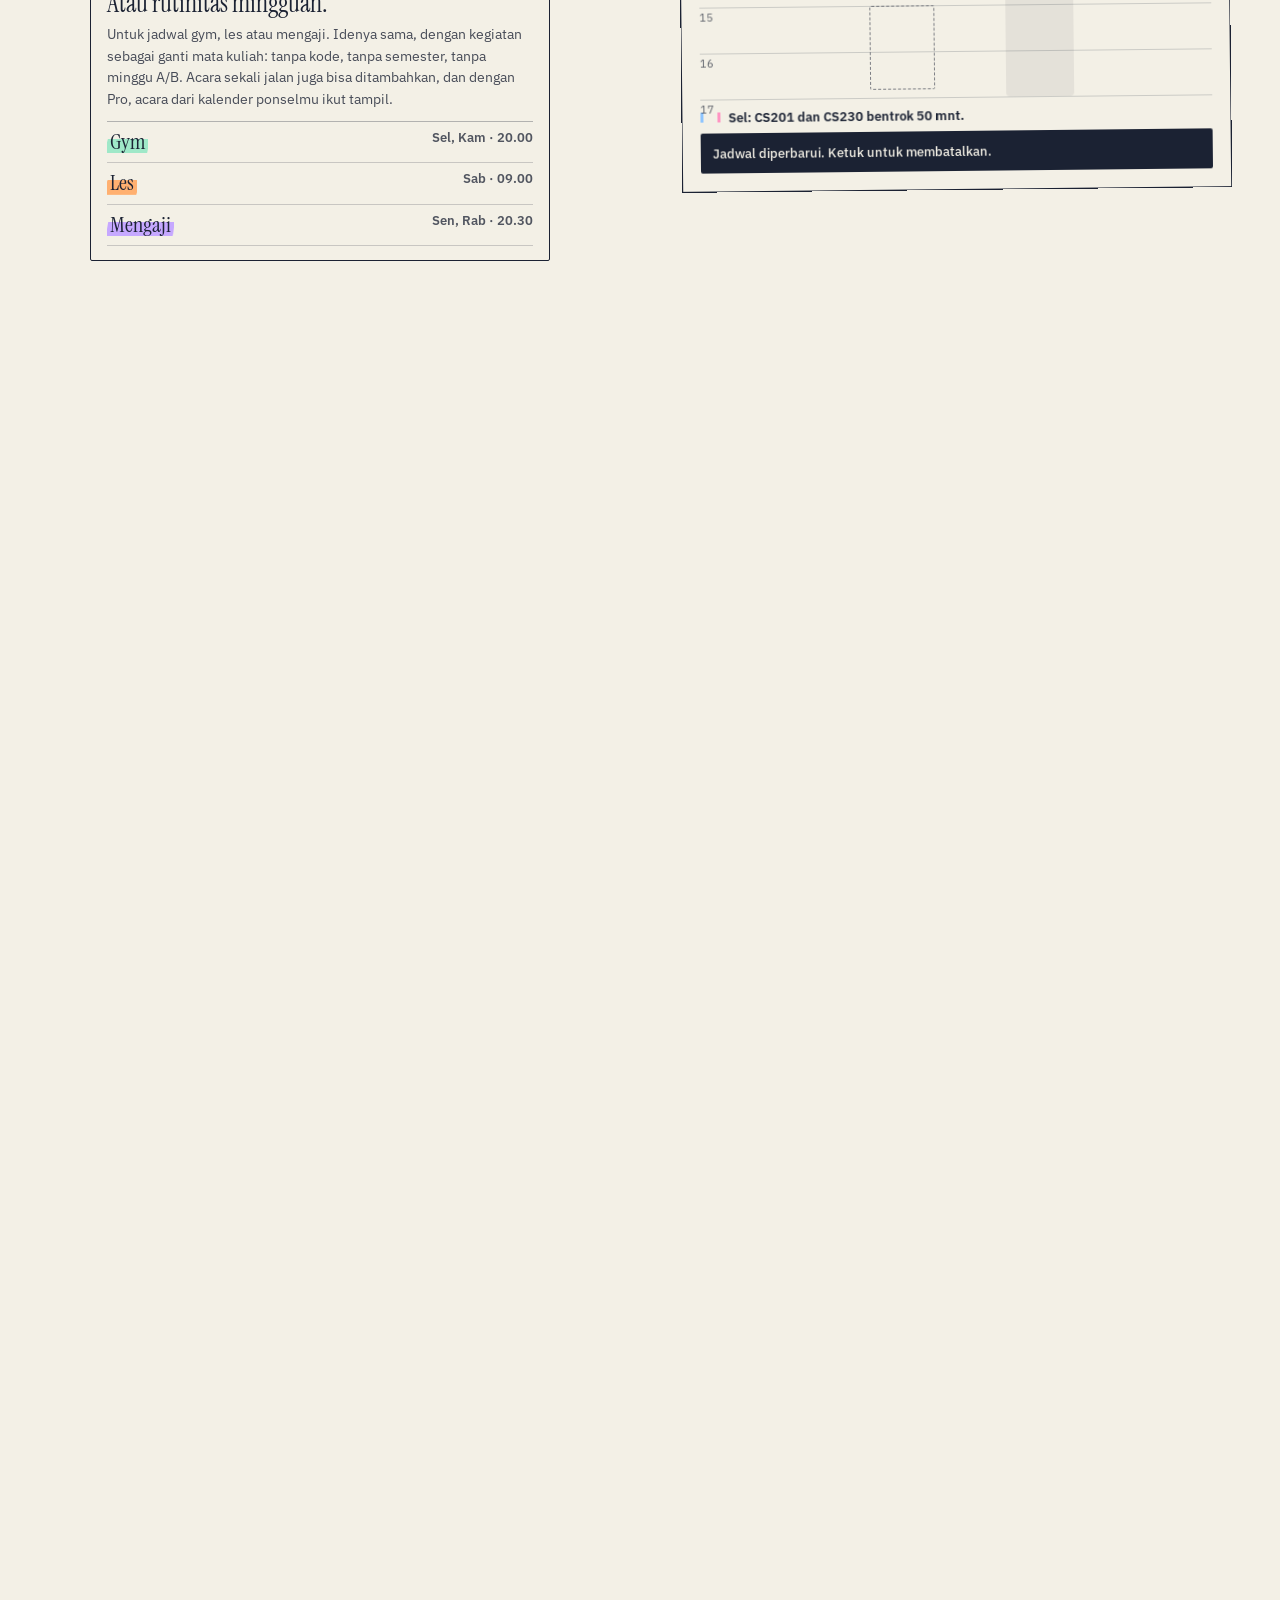
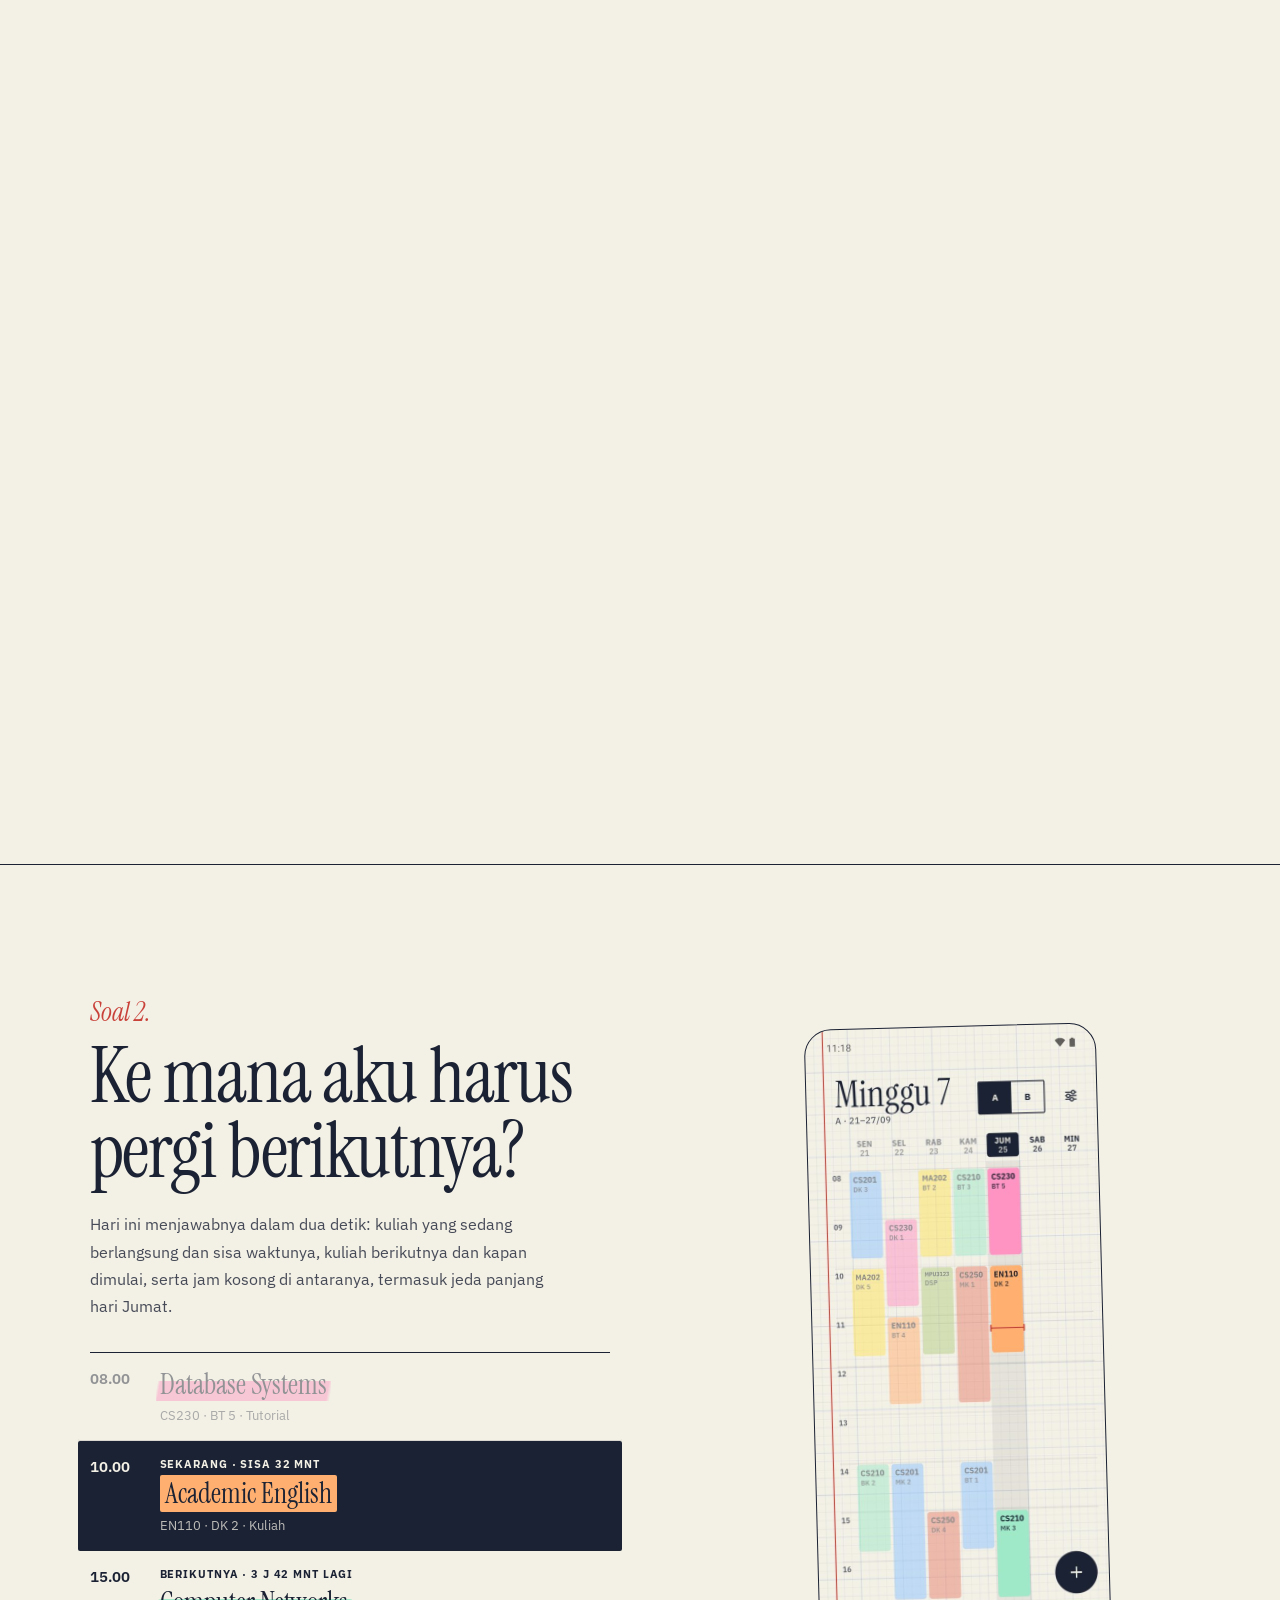
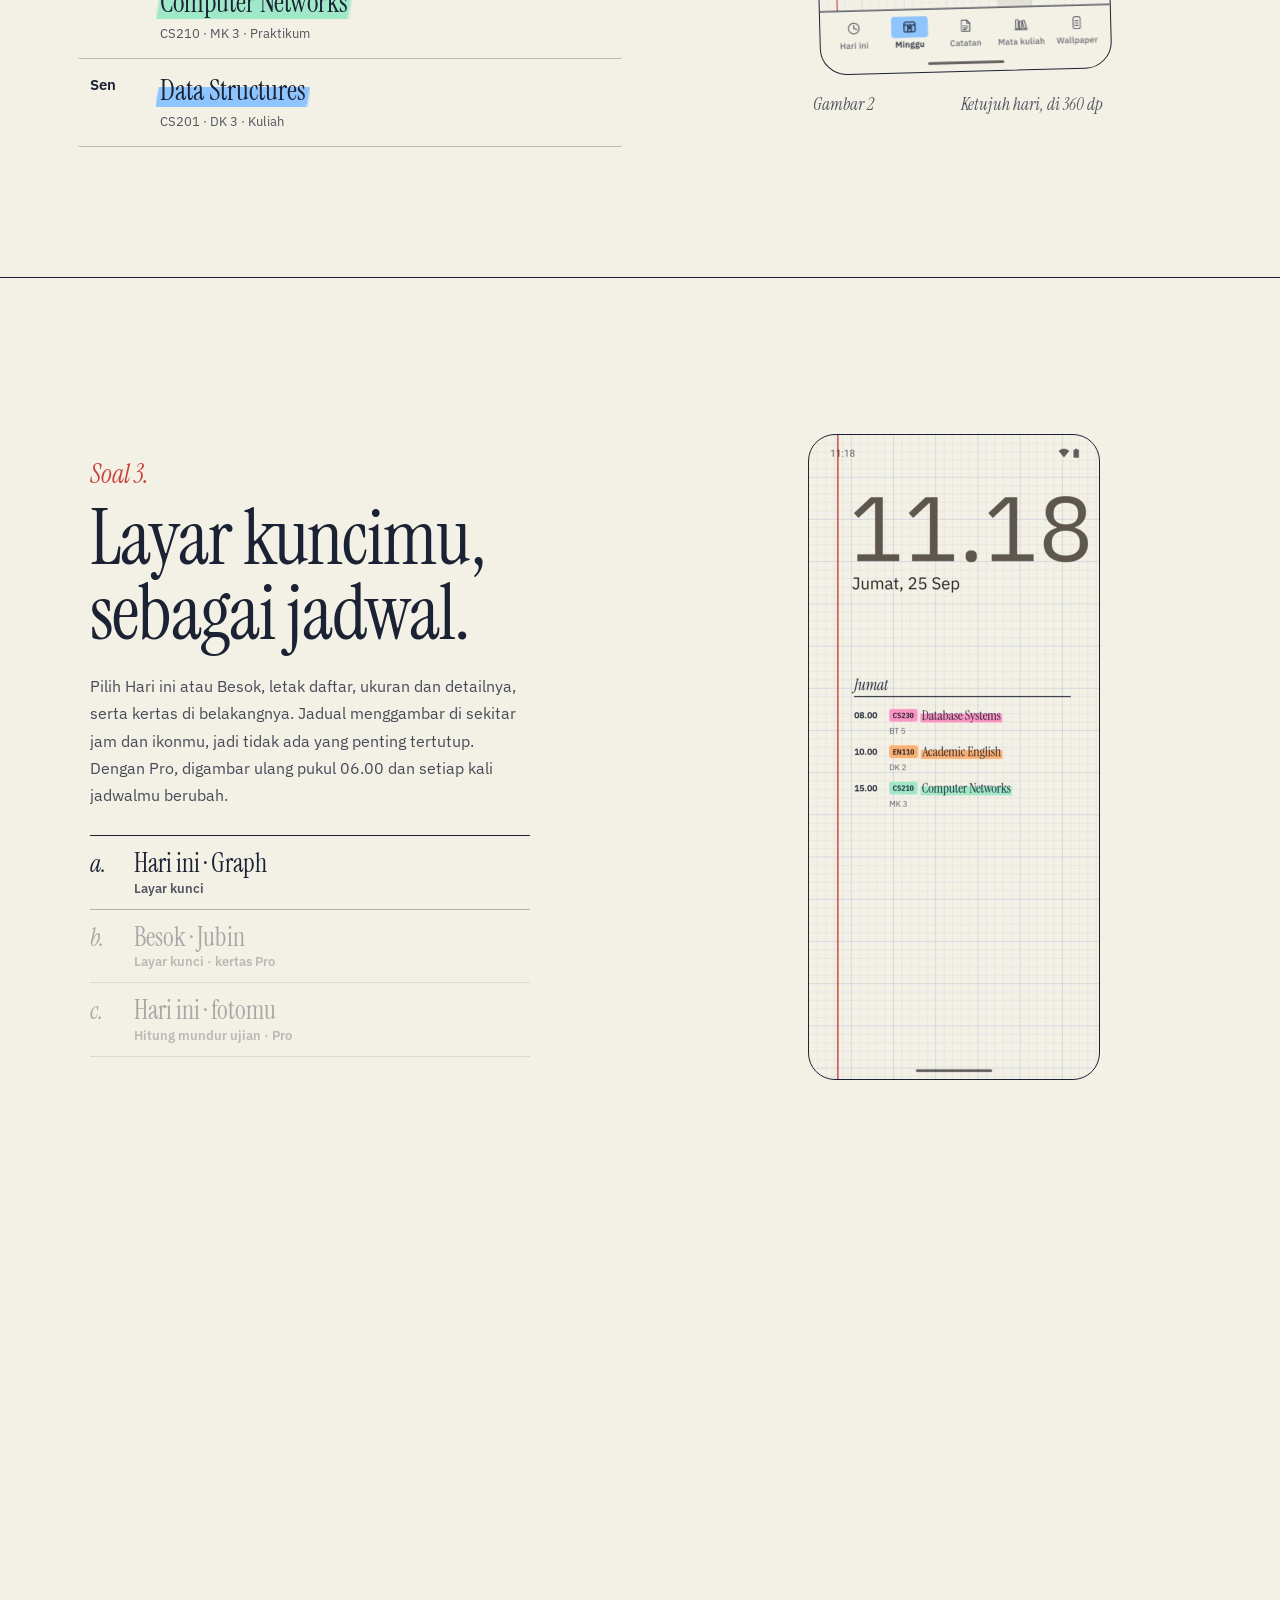
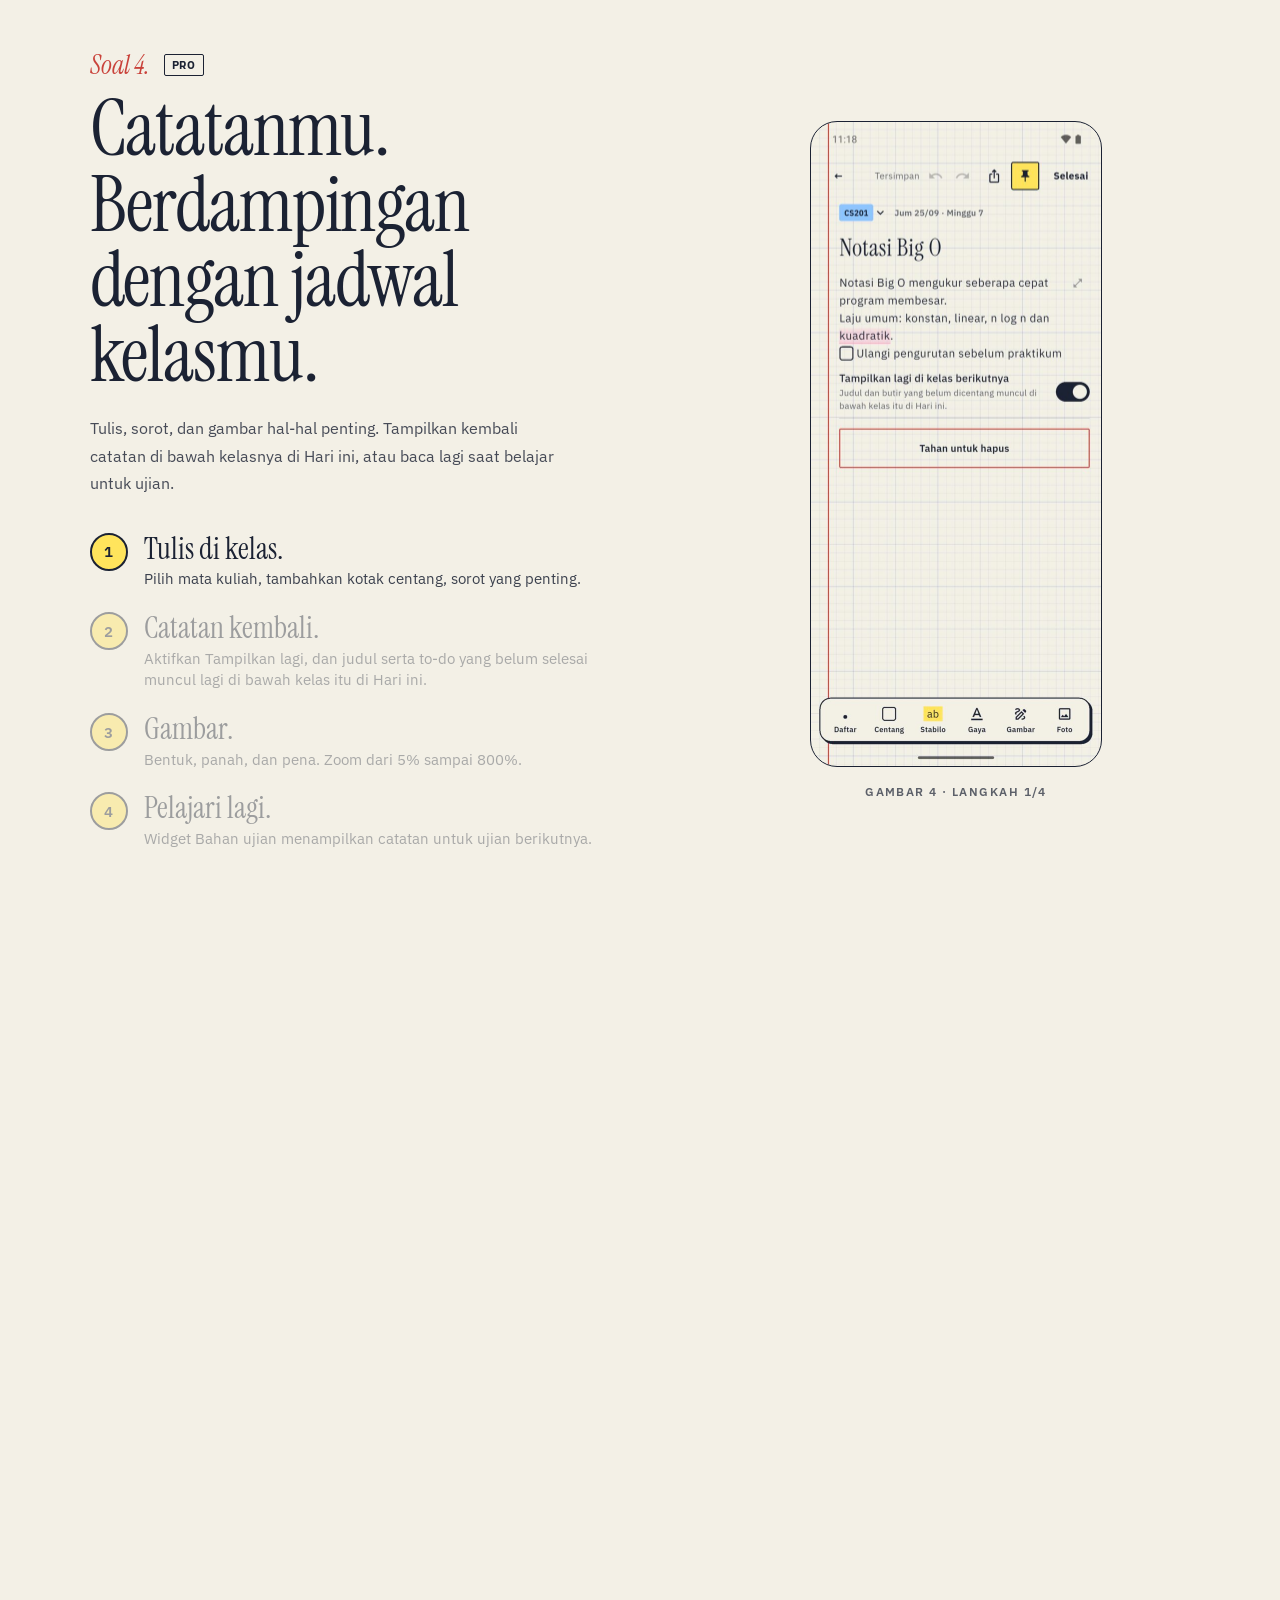
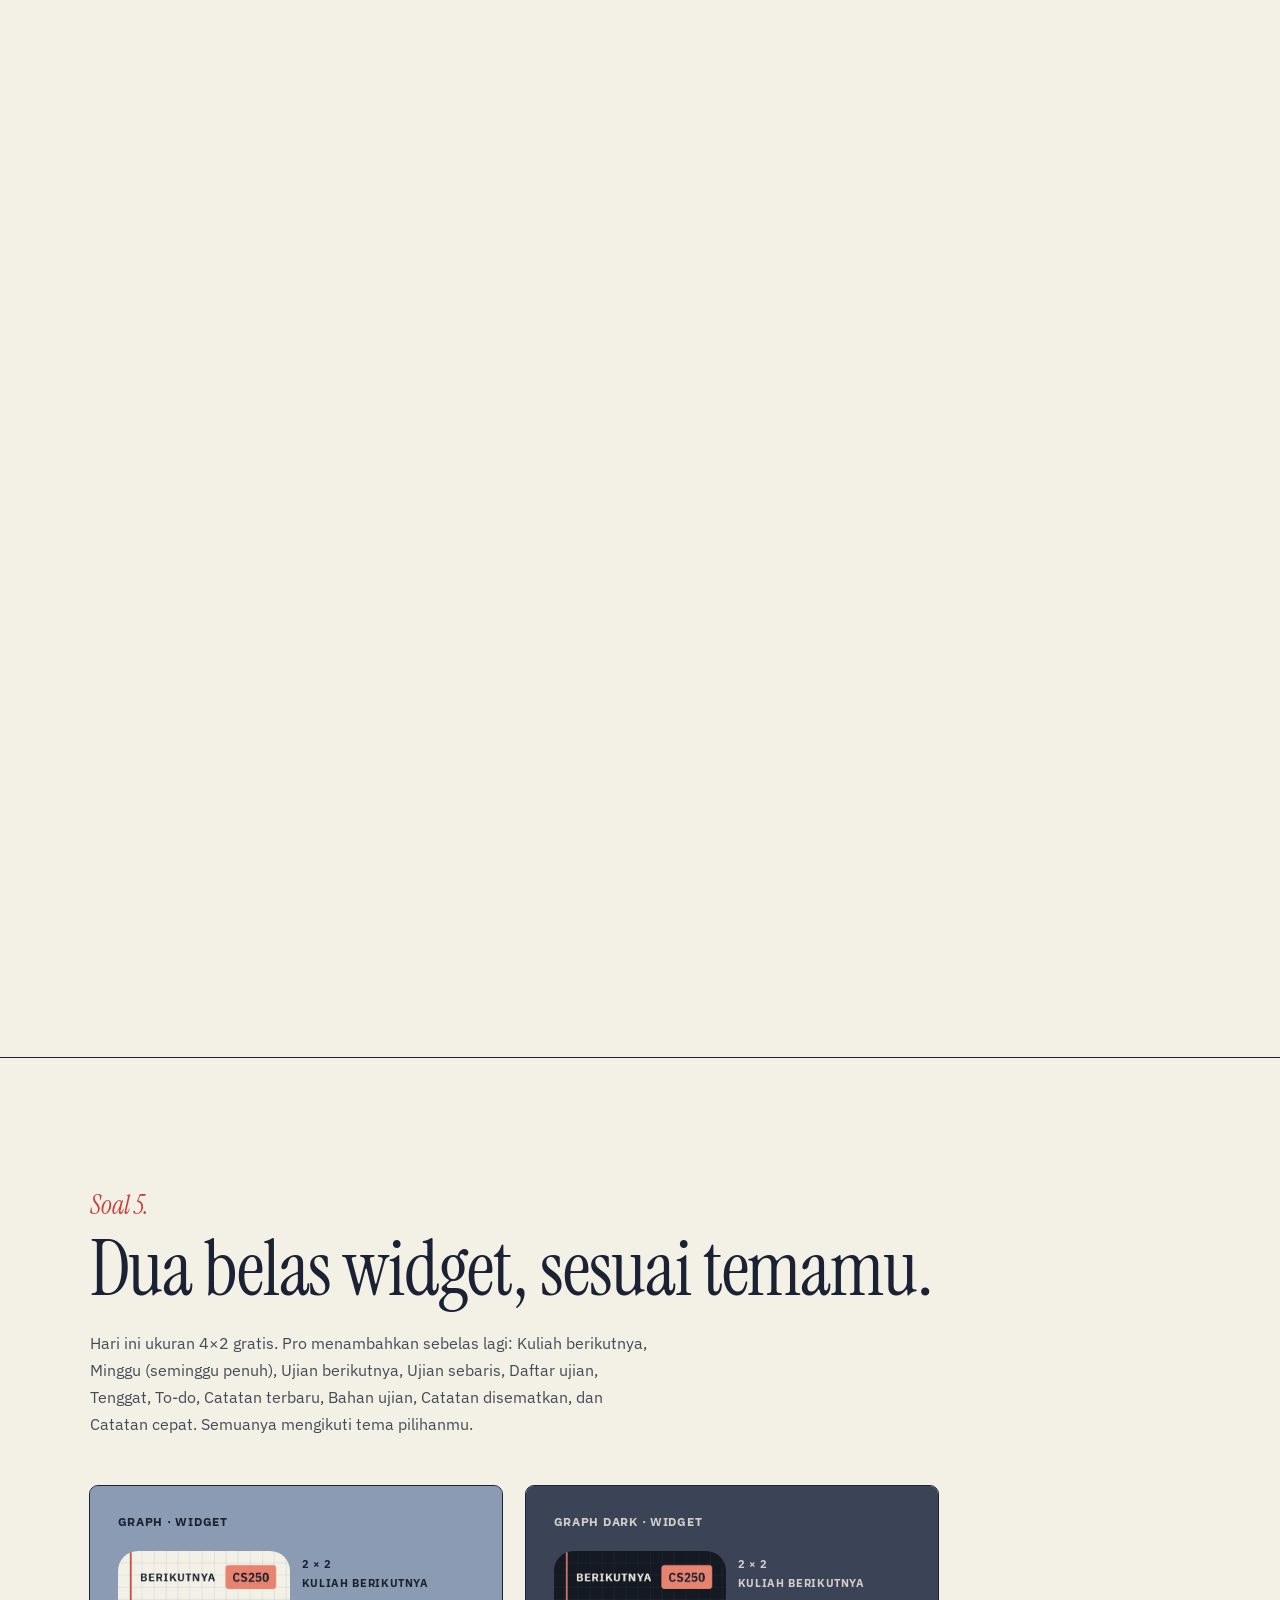
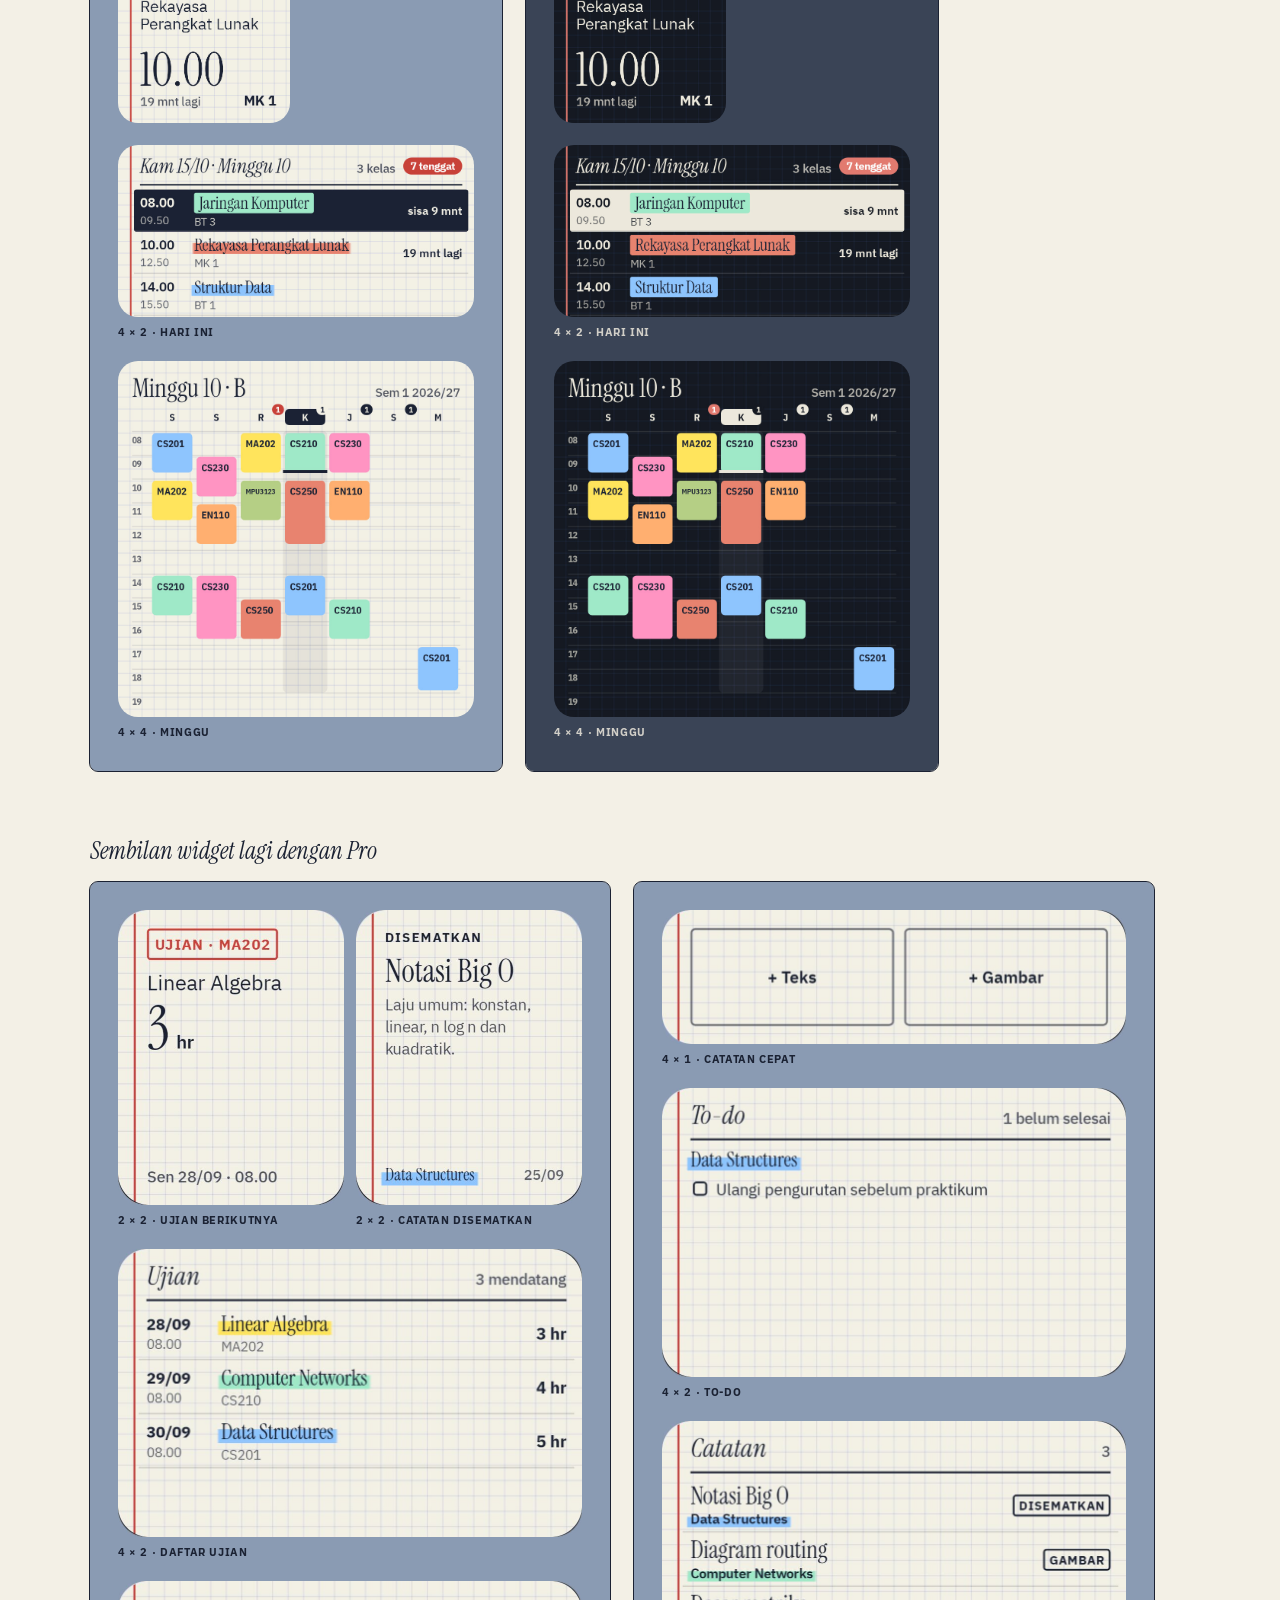
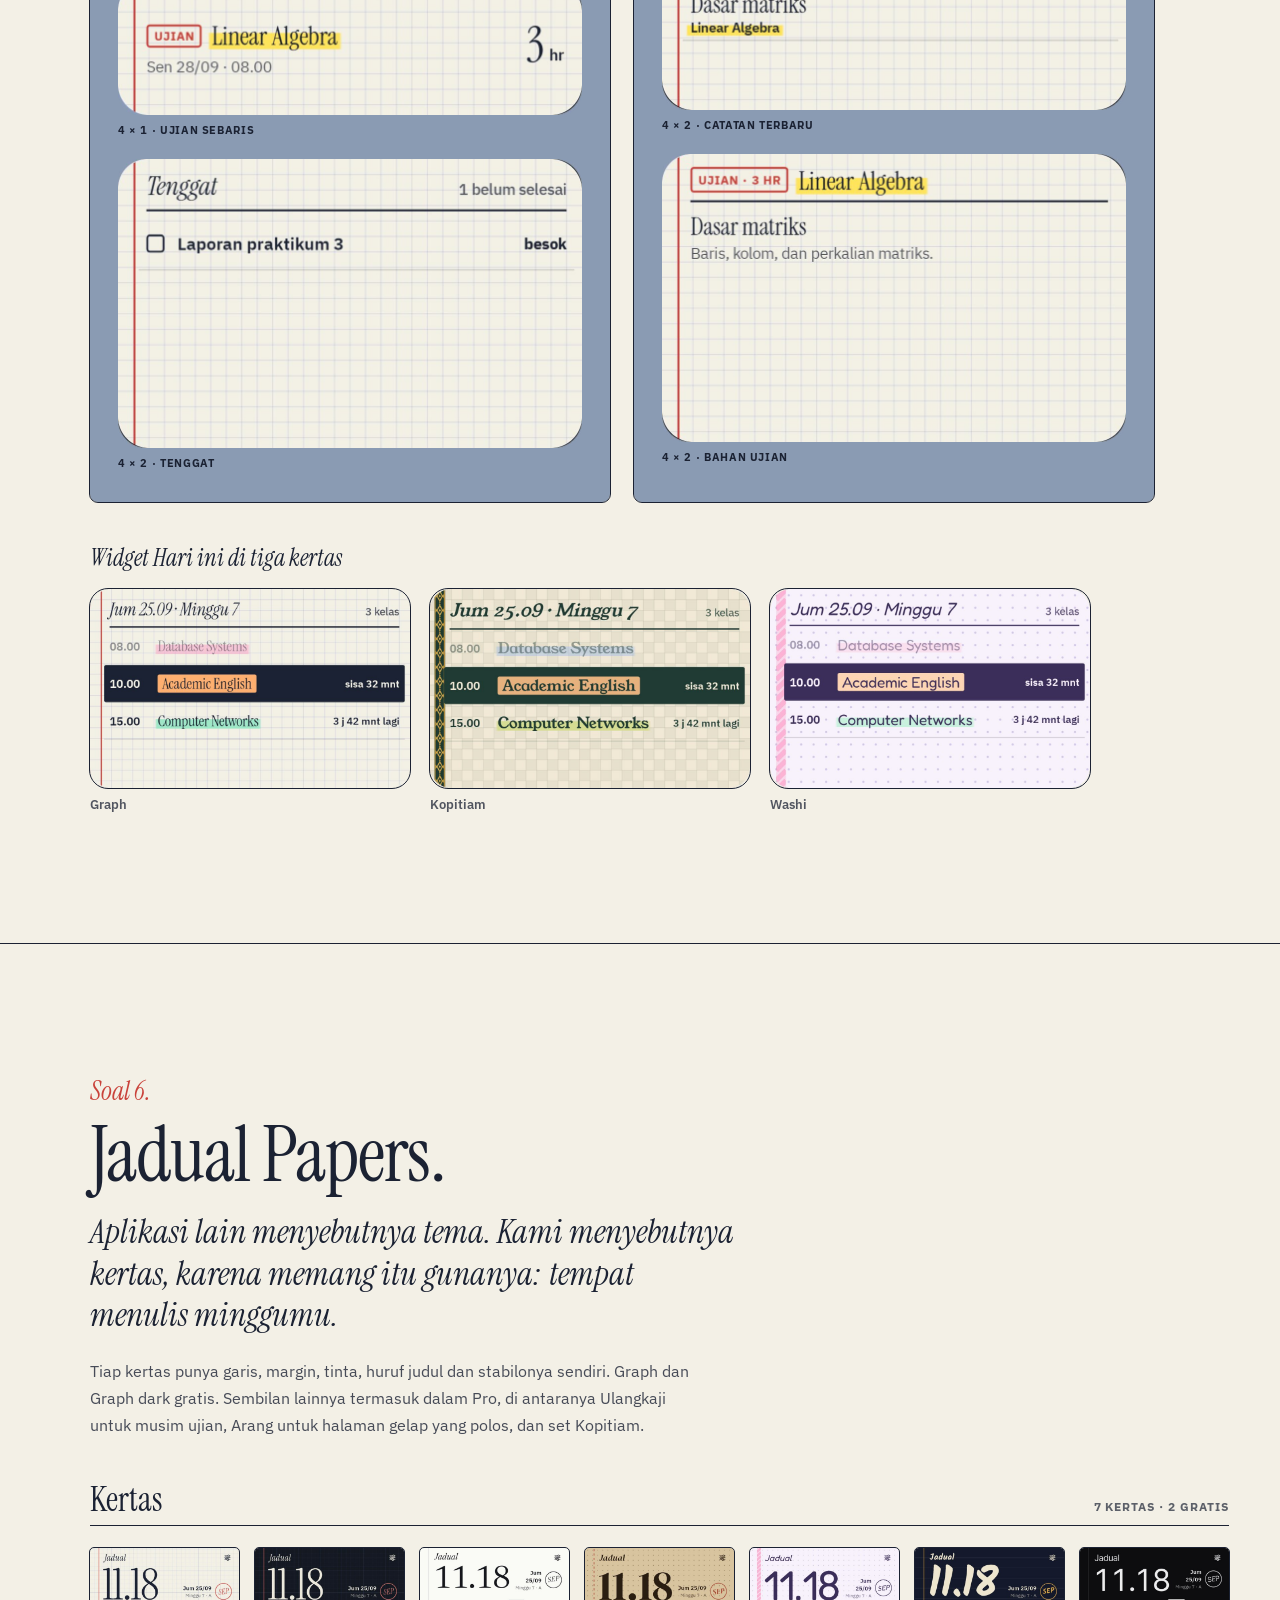
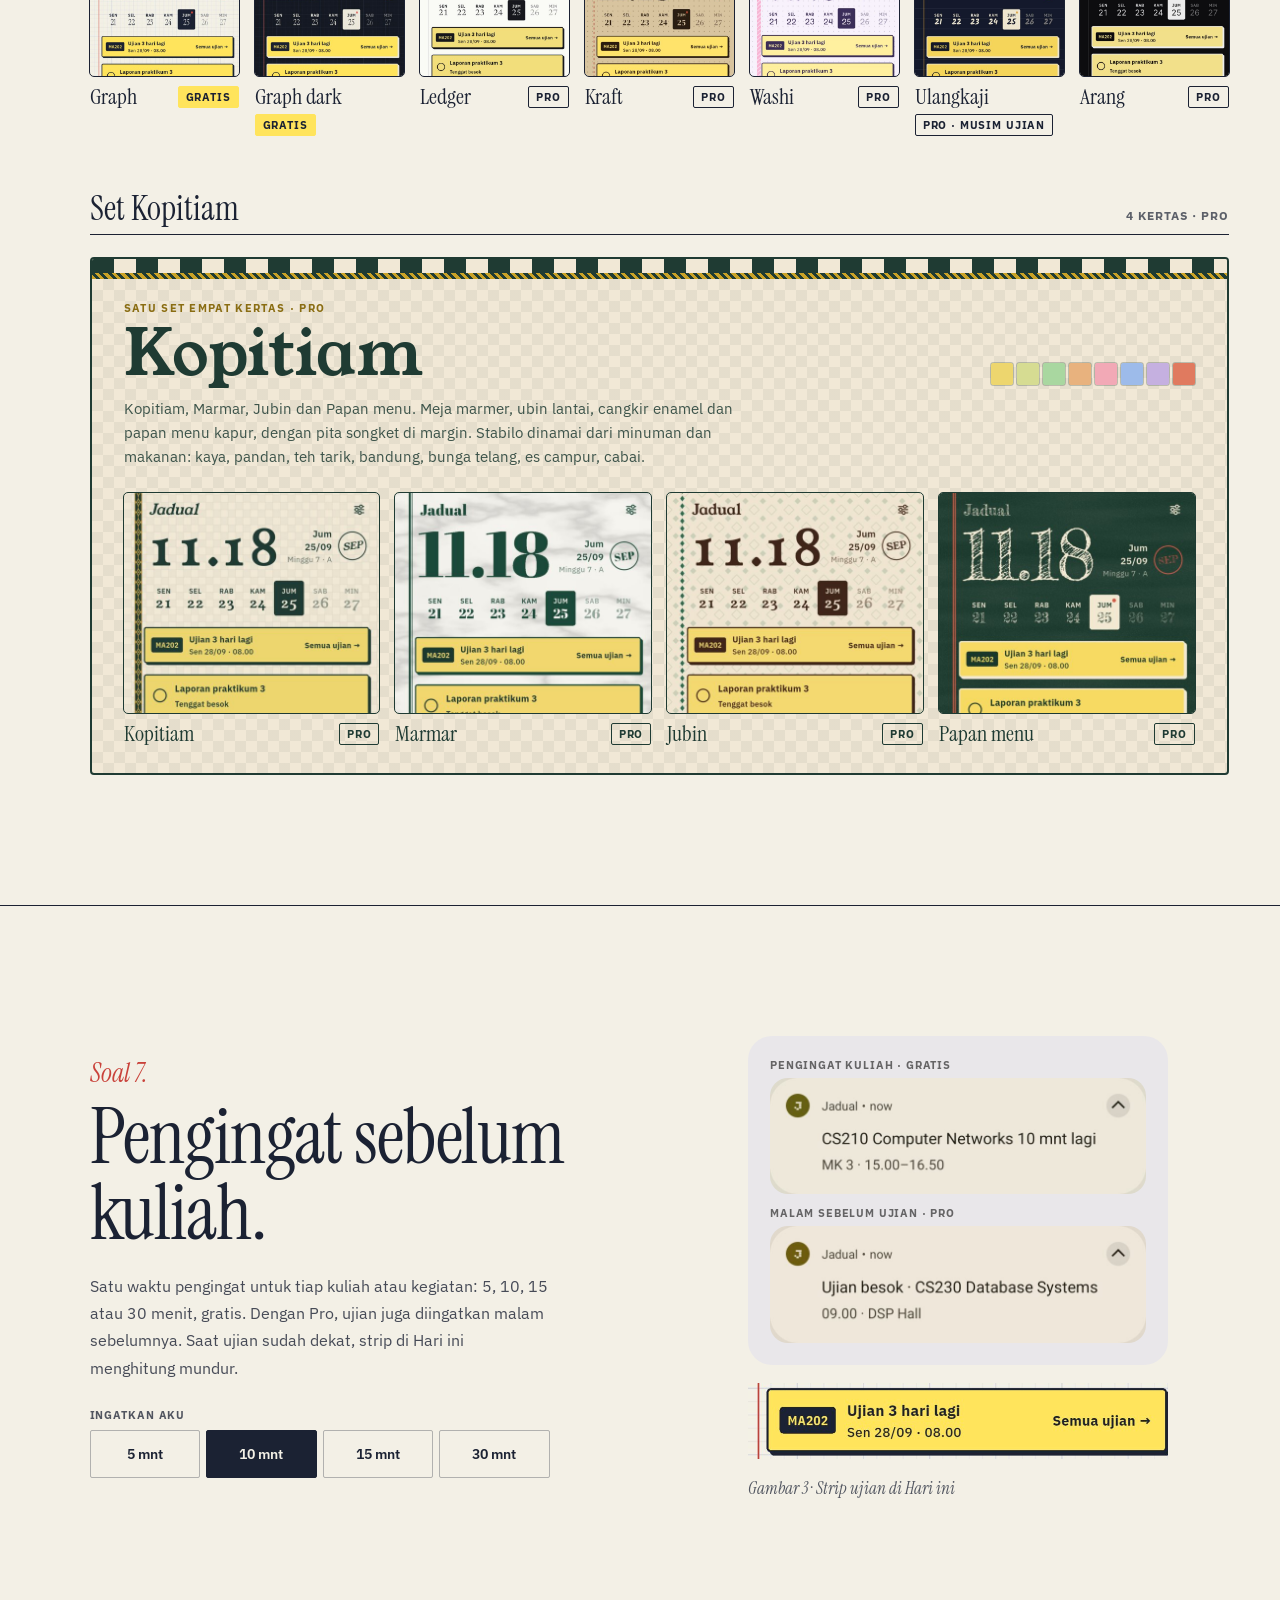
<file: id/index.html>
<!doctype html>
<html lang="id">
<head>
<meta charset="utf-8">
<meta name="viewport" content="width=device-width, initial-scale=1">
<title>Jadual: jadwal mingguanmu, di layar utama dan layar kunci</title>
<meta name="description" content="Jadual adalah aplikasi jadwal mingguan Android untuk kuliah dan kerja. Ketik jadwalmu sekali dan lihat sebagai widget dan wallpaper layar kunci. Luring, tanpa akun, tanpa iklan.">
<meta property="og:title" content="Jadual: jadwal mingguanmu, di layar utama dan layar kunci">
<meta property="og:description" content="Jadual adalah aplikasi jadwal mingguan Android untuk kuliah dan kerja. Ketik jadwalmu sekali dan lihat sebagai widget dan wallpaper layar kunci. Luring, tanpa akun, tanpa iklan.">
<meta property="og:image" content="https://haziqlucii.github.io/jadual-site/assets/screens/id/today.jpg">
<meta property="og:url" content="https://haziqlucii.github.io/jadual-site/id/">
<meta name="theme-color" content="#f3f0e6">
<link rel="canonical" href="https://haziqlucii.github.io/jadual-site/id/">
<link rel="alternate" hreflang="en" href="https://haziqlucii.github.io/jadual-site/"><link rel="alternate" hreflang="ms" href="https://haziqlucii.github.io/jadual-site/ms/"><link rel="alternate" hreflang="id" href="https://haziqlucii.github.io/jadual-site/id/"><link rel="alternate" hreflang="x-default" href="https://haziqlucii.github.io/jadual-site/">
<meta name="google-site-verification" content="Je-JRoly5-mxxPhhxuiyMRoeS2g72jVKwHnauIz7ApQ">
<meta name="p:domain_verify" content="6730f4c13644ce83cb220308f3a30dee">
<script type="application/ld+json">{"@context":"https://schema.org","@type":"MobileApplication","name":"Jadual","operatingSystem":"Android 10 or newer","applicationCategory":"EducationalApplication","inLanguage":["en","ms","id"],"url":"https://haziqlucii.github.io/jadual-site/","description":"Jadual adalah aplikasi jadwal mingguan Android untuk kuliah dan kerja. Ketik jadwalmu sekali dan lihat sebagai widget dan wallpaper layar kunci. Luring, tanpa akun, tanpa iklan.","installUrl":"https://play.google.com/store/apps/details?id=io.github.haziqlucii.jadual","offers":{"@type":"Offer","price":"0","priceCurrency":"USD"}}</script>
<link rel="icon" href="../assets/favicon.png">
<link rel="preconnect" href="https://fonts.googleapis.com">
<link rel="preconnect" href="https://fonts.gstatic.com" crossorigin>
<link rel="stylesheet" href="https://fonts.googleapis.com/css2?family=Instrument+Serif:ital@0;1&family=IBM+Plex+Sans:wght@400;500;600;700&family=Young+Serif&display=swap">
<link rel="stylesheet" href="../assets/site.css">
</head>
<body>
<div data-root="" style="position:relative;z-index:1;font-family:'IBM Plex Sans',sans-serif;color:rgb(var(--k))">

<div data-prog="" style="position:fixed;top:0;left:0;right:0;height:3px;background:#FFE45C;transform:scaleX(0);transform-origin:0 50%;z-index:80"></div>

<nav data-nav="" style="position:fixed;top:0;left:0;right:0;z-index:75;background:rgba(var(--g),.94);border-bottom:1.5px solid rgb(var(--k))">
<div style="display:flex;align-items:center;justify-content:space-between;gap:20px;height:64px;padding:0 clamp(20px,4vw,56px) 0 clamp(48px,7vw,104px)">
<a href="#top" style="display:flex;align-items:center;gap:10px;font-family:'Instrument Serif',serif;font-style:italic;font-size:28px;text-decoration:none"><span aria-hidden="true" style="position:relative;display:inline-block;width:34px;height:34px;border-radius:8px;overflow:hidden;flex:none;background-color:#141922;background-image:linear-gradient(rgba(96,120,190,.14) 1px,transparent 1px),linear-gradient(90deg,rgba(96,120,190,.14) 1px,transparent 1px);background-size:2.83px 2.83px"><span style="position:absolute;left:37.04%;top:25.93%;width:37.04%;height:10.19%;background:#FFE45C;border-radius:2px;transform:rotate(-2deg)"></span><span style="position:absolute;left:58.33%;top:37.96%;width:13.89%;height:16.67%;background:#8EC5FF;border-radius:2px;transform:rotate(0deg)"></span><span style="position:absolute;left:58.33%;top:56.48%;width:13.89%;height:12.96%;background:#FF94C2;border-radius:2px;transform:rotate(0deg)"></span><span style="position:absolute;left:40.74%;top:66.67%;width:15.74%;height:11.11%;background:#9FE8C8;border-radius:2px;transform:rotate(1deg)"></span><span style="position:absolute;left:28.7%;top:57.41%;width:10.19%;height:11.11%;background:#FFB070;border-radius:2px;transform:rotate(0deg)"></span></span><span>Jadual</span></a>
<div style="display:flex;align-items:center;gap:clamp(12px,2.4vw,32px);font-size:14px;font-weight:500">
<a data-navlink="" href="#week" style="text-decoration:none">Minggu</a>
<a data-navlink="" href="#wallpaper" style="text-decoration:none">Wallpaper</a>
<a data-navlink="" href="#notes" style="text-decoration:none">Catatan</a>
<a data-navlink="" href="#widgets" style="text-decoration:none">Widget</a>
<a data-navlink="" href="#themes" style="text-decoration:none">Kertas</a>
<a data-navlink="" href="../playbook/" style="text-decoration:none">Playbook</a>
<div role="group" aria-label="Language" style="display:flex;gap:2px;padding:2px;border:1.5px solid rgb(var(--k));border-radius:2px"><a href="../" hreflang="en" style="height:34px;min-width:38px;padding:0 8px;display:flex;align-items:center;justify-content:center;border-radius:2px;text-decoration:none;font-size:13px;font-weight:600;color:rgb(var(--k))">EN</a><a href="../ms/" hreflang="ms" style="height:34px;min-width:38px;padding:0 8px;display:flex;align-items:center;justify-content:center;border-radius:2px;text-decoration:none;font-size:13px;font-weight:600;color:rgb(var(--k))">BM</a><a href="../id/" hreflang="id" aria-current="page" style="height:34px;min-width:38px;padding:0 8px;display:flex;align-items:center;justify-content:center;border-radius:2px;text-decoration:none;font-size:13px;font-weight:600;background:rgb(var(--k));color:rgb(var(--g))">ID</a></div><a data-navget="" href="#get" style="height:40px;padding:0 16px;display:flex;align-items:center;border:1.5px solid rgb(var(--k));border-radius:2px;text-decoration:none;font-weight:600;white-space:nowrap">Unduh</a>
</div>
</div>
</nav>

<header id="top" data-hero="" style="position:relative;min-height:100vh;padding:130px clamp(20px,4vw,56px) 56px clamp(48px,7vw,104px);box-sizing:border-box;display:grid;grid-template-columns:repeat(auto-fit,minmax(min(100%,440px),1fr));gap:48px;align-items:center;overflow:hidden">
<div style="position:relative;z-index:2">
<div data-hf="" style="font-size:13px;font-weight:600;letter-spacing:.08em;text-transform:uppercase;color:rgba(var(--k),.7)">Jadwal Android · Luring · EN / BM / ID</div>
<h1 aria-label="Jadual" style="margin:20px 0 0;font-family:'Instrument Serif',serif;font-weight:400;font-size:clamp(110px,18vw,280px);line-height:.84;letter-spacing:-.025em;display:flex"><span style="display:inline-block;overflow:hidden;padding-bottom:.12em"><span data-hl="" style="display:inline-block">J</span></span><span style="display:inline-block;overflow:hidden;padding-bottom:.12em"><span data-hl="" style="display:inline-block">a</span></span><span style="display:inline-block;overflow:hidden;padding-bottom:.12em"><span data-hl="" style="display:inline-block">d</span></span><span style="display:inline-block;overflow:hidden;padding-bottom:.12em"><span data-hl="" style="display:inline-block">u</span></span><span style="display:inline-block;overflow:hidden;padding-bottom:.12em"><span data-hl="" style="display:inline-block">a</span></span><span style="display:inline-block;overflow:hidden;padding-bottom:.12em"><span data-hl="" style="display:inline-block">l</span></span></h1>
<p style="margin:14px 0 0;max-width:560px"><span data-mark="" style="font-family:'Instrument Serif',serif;font-style:italic;font-size:clamp(28px,3.2vw,44px);line-height:1.2;background-image:linear-gradient(100deg,transparent 1%,#FFE45C 2%,#FFE45C 97%,transparent 99%);background-repeat:no-repeat;background-position:0 88%;background-size:100% 55%;box-decoration-break:clone;-webkit-box-decoration-break:clone;padding:0 4px;margin:0 -4px;color:#1b2233">Ketik jadwalmu sekali. Lihat di mana saja.</span></p>
<p data-hf="" style="margin:22px 0 0;font-size:16px;line-height:1.7;color:rgba(var(--k),.8);max-width:480px;text-wrap:pretty">Di layar utama sebagai widget, dan di layar kunci sebagai wallpaper yang digambar di sekitar jammu. Untuk satu semester atau rutinitas mingguan. Tanpa akun, tanpa cloud, tanpa iklan.</p>
<div data-hf="" style="display:flex;flex-wrap:wrap;gap:14px 26px;margin-top:32px;align-items:center">
<a class="play-btn" href="https://play.google.com/store/apps/details?id=io.github.haziqlucii.jadual&referrer=utm_source%3Dsite%26utm_medium%3Dlanding"><svg class="play-btn__logo" viewBox="0 0 24 24" width="30" height="30" aria-hidden="true" focusable="false"><path fill="#FFD500" d="M22.018 13.298l-3.919 2.218-3.515-3.493 3.543-3.521 3.891 2.202a1.49 1.49 0 0 1 0 2.594z"/><path fill="#00A0FF" d="M1.337.924a1.486 1.486 0 0 0-.112.568v21.017c0 .217.045.419.124.6l11.155-11.087L1.337.924z"/><path fill="#00D95F" d="M13.544 10.989l3.258-3.238L3.45.195a1.466 1.466 0 0 0-.946-.179l11.04 10.973z"/><path fill="#FF3A44" d="M13.544 13.056l-11 10.933c.298.036.612-.016.906-.183l13.324-7.54-3.23-3.21z"/></svg><span class="play-btn__text"><span class="play-btn__eyebrow">TERSEDIA DI</span><span class="play-btn__name">Google Play</span></span></a>
<a href="#week" style="font-size:15px;font-weight:600;text-decoration:none;border-bottom:1.5px solid rgb(var(--k));padding-bottom:3px">Lihat jadwal seminggu terisi ↓</a>
</div>
<a data-hf="" href="../playbook/" style="margin-top:22px;display:inline-flex;align-items:center;gap:10px;font-size:15px;font-weight:500;text-decoration:none">
<span style="font-size:10px;font-weight:700;letter-spacing:.12em;color:var(--rule);border:1.5px solid var(--rule);padding:2px 6px 1px">BARU</span>
<span style="border-bottom:1.5px solid rgb(var(--k));padding-bottom:2px">Panduan bergambar gratis (PDF) →</span></a>
<div data-hf="" style="display:flex;flex-wrap:wrap;gap:6px 10px;margin-top:14px;align-items:center;font-size:13.5px;font-weight:500;color:rgba(var(--k),.78)">
Ikuti <a href="https://www.tiktok.com/@itsjadual.app" target="_blank" rel="noopener" style="text-decoration:underline">TikTok</a><span aria-hidden="true">·</span><a href="https://www.youtube.com/@jadualapp" target="_blank" rel="noopener" style="text-decoration:underline">YouTube</a>
</div>
</div>
<div data-hpar="" style="position:relative;z-index:1;justify-self:center"><div data-hphone="" style="display:flex;flex-direction:column;gap:12px">
<div style="width:290px;height:644px;overflow:hidden;border-radius:26px;outline:1.5px solid rgb(var(--k));outline-offset:0px;transform:rotate(1.5deg);"><img src="../assets/screens/id/today.jpg" alt="Hari ini" width="290" height="644" loading="lazy" decoding="async" style="display:block;width:100%;height:100%;object-fit:cover"></div>
<div style="display:flex;justify-content:space-between;font-family:'Instrument Serif',serif;font-style:italic;font-size:17px;color:rgba(var(--k),.75);margin-top:10px"><span>Gambar 1</span><span>Jumat, 11.18</span></div>
</div></div>
<span data-stamp="" style="position:absolute;right:clamp(20px,6vw,90px);top:110px;width:120px;height:120px;border:2px solid var(--rule);border-radius:50%;display:flex;flex-direction:column;align-items:center;justify-content:center;color:var(--rule);transform:rotate(-12deg);font-family:'Instrument Serif',serif;z-index:3"><span style="font-style:italic;font-size:56px;line-height:.9">A+</span><span style="font-size:11px;font-family:'IBM Plex Sans',sans-serif;font-weight:600;letter-spacing:.1em">MINGGU 7</span></span>
</header>

<div data-facts="" style="border-top:1.5px solid rgb(var(--k));border-bottom:1.5px solid rgb(var(--k));margin-left:clamp(48px,7vw,104px);display:grid;grid-template-columns:repeat(auto-fit,minmax(180px,1fr));background:rgba(var(--g),.7)">
<div data-fact="" style="padding:18px 20px 20px 0"><div style="font-size:12px;font-weight:600;letter-spacing:.08em;text-transform:uppercase;color:rgba(var(--k),.7)">Gratis, tanpa batas waktu</div><div style="font-family:'Instrument Serif',serif;font-size:clamp(30px,3.2vw,44px);line-height:1;margin-top:8px">Gratis terus</div></div><div data-fact="" style="padding:18px 20px 20px 0"><div style="font-size:12px;font-weight:600;letter-spacing:.08em;text-transform:uppercase;color:rgba(var(--k),.7)">Data tetap di HP</div><div style="font-family:'Instrument Serif',serif;font-size:clamp(30px,3.2vw,44px);line-height:1;margin-top:8px">Di HP-mu saja</div></div><div data-fact="" style="padding:18px 20px 20px 0"><div style="font-size:12px;font-weight:600;letter-spacing:.08em;text-transform:uppercase;color:rgba(var(--k),.7)">Di lock screen-mu</div><div style="font-family:'Instrument Serif',serif;font-size:clamp(30px,3.2vw,44px);line-height:1;margin-top:8px">Sudah menunggu</div></div><div data-fact="" style="padding:18px 20px 20px 0"><div style="font-size:12px;font-weight:600;letter-spacing:.08em;text-transform:uppercase;color:rgba(var(--k),.7)">Terpasang dari Google Play</div><div style="font-family:'Instrument Serif',serif;font-size:clamp(30px,3.2vw,44px);line-height:1;margin-top:8px">200+</div></div>
</div>

<section id="week" data-wk="" data-pinsec="" style="position:relative;min-height:100vh;padding:90px clamp(20px,4vw,56px) 32px clamp(48px,7vw,104px);box-sizing:border-box;display:grid;grid-template-columns:repeat(auto-fit,minmax(min(100%,360px),1fr));gap:40px;align-items:center;overflow:hidden">
<div>
<div style="font-family:'Instrument Serif',serif;font-style:italic;font-size:26px;color:var(--rule)">Soal 1.</div>
<h2 style="margin:10px 0 0;font-family:'Instrument Serif',serif;font-weight:400;font-size:clamp(44px,6vw,88px);line-height:.98;letter-spacing:-.015em;max-width:560px">Enam belas slot. Diketik sekali.</h2>
<p style="margin:22px 0 0;font-size:16px;line-height:1.7;color:rgba(var(--k),.8);max-width:440px;text-wrap:pretty">Satu mata kuliah bisa punya banyak slot: kuliah, tutorial, praktikum di minggu bergantian. Tambahkan masing-masing sekali dan jadwal seminggu tersusun sendiri, tiap mata kuliah ditandai dengan stabilonya sendiri.</p>
<div style="display:flex;align-items:baseline;gap:14px;margin-top:28px"><span data-wkn="" style="font-family:'Instrument Serif',serif;font-size:clamp(84px,9vw,130px);line-height:.8;font-variant-numeric:tabular-nums">16</span><span style="font-size:14px;font-weight:600;color:rgba(var(--k),.75)">dari 16 slot · 7 mata kuliah</span></div>
<div style="margin-top:24px;max-width:460px;padding:14px 16px;border:1.5px solid rgb(var(--k));border-radius:2px;background:rgb(var(--g));box-sizing:border-box">
<div style="font-family:'Instrument Serif',serif;font-size:26px;line-height:1.1">Atau rutinitas mingguan.</div>
<p style="margin:6px 0 10px;font-size:14px;line-height:1.55;color:rgba(var(--k),.8);text-wrap:pretty">Untuk jadwal gym, les atau mengaji. Idenya sama, dengan kegiatan sebagai ganti mata kuliah: tanpa kode, tanpa semester, tanpa minggu A/B. Acara sekali jalan juga bisa ditambahkan, dan dengan Pro, acara dari kalender ponselmu ikut tampil.</p>
<div style="display:flex;flex-direction:column;border-top:1px solid rgba(var(--k),.3)"><div style="display:grid;grid-template-columns:minmax(0,1fr) auto;gap:10px;align-items:baseline;padding:7px 0;border-bottom:1px solid rgba(var(--k),.2)"><span style="font-family:'Instrument Serif',serif;font-size:22px;line-height:1.2;background-image:linear-gradient(100deg,transparent 1%,#9FE8C8 2.5%,#9FE8C8 97%,transparent 99%);background-repeat:no-repeat;background-position:0 88%;background-size:100% 55%;padding:0 3px;align-self:flex-start;justify-self:start">Gym</span><span style="font-size:12.5px;font-weight:600;color:rgba(var(--k),.75);text-align:right">Sel, Kam · 20.00</span></div><div style="display:grid;grid-template-columns:minmax(0,1fr) auto;gap:10px;align-items:baseline;padding:7px 0;border-bottom:1px solid rgba(var(--k),.2)"><span style="font-family:'Instrument Serif',serif;font-size:22px;line-height:1.2;background-image:linear-gradient(100deg,transparent 1%,#FFB070 2.5%,#FFB070 97%,transparent 99%);background-repeat:no-repeat;background-position:0 88%;background-size:100% 55%;padding:0 3px;align-self:flex-start;justify-self:start">Les</span><span style="font-size:12.5px;font-weight:600;color:rgba(var(--k),.75);text-align:right">Sab · 09.00</span></div><div style="display:grid;grid-template-columns:minmax(0,1fr) auto;gap:10px;align-items:baseline;padding:7px 0;border-bottom:1px solid rgba(var(--k),.2)"><span style="font-family:'Instrument Serif',serif;font-size:22px;line-height:1.2;background-image:linear-gradient(100deg,transparent 1%,#C6A8FF 2.5%,#C6A8FF 97%,transparent 99%);background-repeat:no-repeat;background-position:0 88%;background-size:100% 55%;padding:0 3px;align-self:flex-start;justify-self:start">Mengaji</span><span style="font-size:12.5px;font-weight:600;color:rgba(var(--k),.75);text-align:right">Sen, Rab · 20.30</span></div></div>
</div>
</div>
<div style="position:relative;width:100%;max-width:580px;justify-self:center;padding:18px;background:rgb(var(--g));border:1.5px solid rgb(var(--k));box-sizing:border-box;transform:rotate(-.6deg)">
<div style="display:flex;justify-content:space-between;align-items:baseline;padding-bottom:10px;border-bottom:1.5px solid rgb(var(--k))"><span style="font-family:'Instrument Serif',serif;font-size:32px">Minggu 7</span><span style="font-size:13px;font-weight:600">Sem 1 2026/27 · A</span></div>
<div data-grid="" style="position:relative;height:min(50vh,440px);margin-top:10px">
<div style="position:absolute;left:59.7143%;width:13.4286%;top:6.0000%;bottom:0;background:rgba(var(--k),.07);border-radius:4px"></div>
<div style="position:absolute;left:calc(32.8571% + 2px);width:calc(13.4286% - 4px);top:79.1111%;height:19.1481%;border:1.5px dashed rgba(var(--k),.55);border-radius:2px;box-sizing:border-box"></div>
<div style="position:absolute;left:0;right:0;top:6.0000%;border-top:1px solid rgba(var(--k),.18)"><span style="position:absolute;left:0;top:2px;font-size:11px;color:rgba(var(--k),.7);font-variant-numeric:tabular-nums">08</span></div>
<div style="position:absolute;left:0;right:0;top:16.4444%;border-top:1px solid rgba(var(--k),.18)"><span style="position:absolute;left:0;top:2px;font-size:11px;color:rgba(var(--k),.7);font-variant-numeric:tabular-nums">09</span></div>
<div style="position:absolute;left:0;right:0;top:26.8889%;border-top:1px solid rgba(var(--k),.18)"><span style="position:absolute;left:0;top:2px;font-size:11px;color:rgba(var(--k),.7);font-variant-numeric:tabular-nums">10</span></div>
<div style="position:absolute;left:0;right:0;top:37.3333%;border-top:1px solid rgba(var(--k),.18)"><span style="position:absolute;left:0;top:2px;font-size:11px;color:rgba(var(--k),.7);font-variant-numeric:tabular-nums">11</span></div>
<div style="position:absolute;left:0;right:0;top:47.7778%;border-top:1px solid rgba(var(--k),.18)"><span style="position:absolute;left:0;top:2px;font-size:11px;color:rgba(var(--k),.7);font-variant-numeric:tabular-nums">12</span></div>
<div style="position:absolute;left:0;right:0;top:58.2222%;border-top:1px solid rgba(var(--k),.18)"><span style="position:absolute;left:0;top:2px;font-size:11px;color:rgba(var(--k),.7);font-variant-numeric:tabular-nums">13</span></div>
<div style="position:absolute;left:0;right:0;top:68.6667%;border-top:1px solid rgba(var(--k),.18)"><span style="position:absolute;left:0;top:2px;font-size:11px;color:rgba(var(--k),.7);font-variant-numeric:tabular-nums">14</span></div>
<div style="position:absolute;left:0;right:0;top:79.1111%;border-top:1px solid rgba(var(--k),.18)"><span style="position:absolute;left:0;top:2px;font-size:11px;color:rgba(var(--k),.7);font-variant-numeric:tabular-nums">15</span></div>
<div style="position:absolute;left:0;right:0;top:89.5556%;border-top:1px solid rgba(var(--k),.18)"><span style="position:absolute;left:0;top:2px;font-size:11px;color:rgba(var(--k),.7);font-variant-numeric:tabular-nums">16</span></div>
<div style="position:absolute;left:0;right:0;top:100.0000%;border-top:1px solid rgba(var(--k),.18)"><span style="position:absolute;left:0;top:2px;font-size:11px;color:rgba(var(--k),.7);font-variant-numeric:tabular-nums">17</span></div>
<div style="position:absolute;top:0;left:calc(6.0000% + 1px);width:calc(13.4286% - 2px);height:4.8000%;display:flex;align-items:center;justify-content:center;gap:.25em;font-size:11.5px;font-weight:600;border-radius:2px;white-space:nowrap;">Sen<span data-dn="">21</span></div>
<div style="position:absolute;top:0;left:calc(19.4286% + 1px);width:calc(13.4286% - 2px);height:4.8000%;display:flex;align-items:center;justify-content:center;gap:.25em;font-size:11.5px;font-weight:600;border-radius:2px;white-space:nowrap;">Sel<span data-dn="">22</span></div>
<div style="position:absolute;top:0;left:calc(32.8571% + 1px);width:calc(13.4286% - 2px);height:4.8000%;display:flex;align-items:center;justify-content:center;gap:.25em;font-size:11.5px;font-weight:600;border-radius:2px;white-space:nowrap;">Rab<span data-dn="">23</span></div>
<div style="position:absolute;top:0;left:calc(46.2857% + 1px);width:calc(13.4286% - 2px);height:4.8000%;display:flex;align-items:center;justify-content:center;gap:.25em;font-size:11.5px;font-weight:600;border-radius:2px;white-space:nowrap;">Kam<span data-dn="">24</span></div>
<div style="position:absolute;top:0;left:calc(59.7143% + 1px);width:calc(13.4286% - 2px);height:4.8000%;display:flex;align-items:center;justify-content:center;gap:.25em;font-size:11.5px;font-weight:600;border-radius:2px;white-space:nowrap;background:rgb(var(--k));color:rgb(var(--g));">Jum<span data-dn="">25</span></div>
<div style="position:absolute;top:0;left:calc(73.1429% + 1px);width:calc(13.4286% - 2px);height:4.8000%;display:flex;align-items:center;justify-content:center;gap:.25em;font-size:11.5px;font-weight:600;border-radius:2px;white-space:nowrap;opacity:.55;">Sab<span data-dn="">26</span></div>
<div style="position:absolute;top:0;left:calc(86.5714% + 1px);width:calc(13.4286% - 2px);height:4.8000%;display:flex;align-items:center;justify-content:center;gap:.25em;font-size:11.5px;font-weight:600;border-radius:2px;white-space:nowrap;opacity:.55;">Min<span data-dn="">27</span></div>
<div data-blk="" style="position:absolute;left:calc(6.0000% + 2px);width:calc(13.4286% - 4px);top:calc(6.0000% + 1px);height:calc(19.1481% - 2px);background:#8EC5FF;color:#1b2233;border-radius:2px;padding:4px;box-sizing:border-box;display:flex;flex-direction:column;gap:1px;overflow:hidden;transform:rotate(-.3deg);"><span style="font-size:clamp(9px,1vw,12px);font-weight:700;line-height:1.2;white-space:nowrap">CS201</span><span style="font-size:clamp(8px,.9vw,11px);line-height:1.2;white-space:nowrap">DK 3</span></div>
<div data-blk="" style="position:absolute;left:calc(6.0000% + 2px);width:calc(13.4286% - 4px);top:calc(26.8889% + 1px);height:calc(19.1481% - 2px);background:#FFE45C;color:#1b2233;border-radius:2px;padding:4px;box-sizing:border-box;display:flex;flex-direction:column;gap:1px;overflow:hidden;transform:rotate(-.3deg);"><span style="font-size:clamp(9px,1vw,12px);font-weight:700;line-height:1.2;white-space:nowrap">MA202</span><span style="font-size:clamp(8px,.9vw,11px);line-height:1.2;white-space:nowrap">DK 5</span></div>
<div data-blk="" style="position:absolute;left:calc(6.0000% + 2px);width:calc(13.4286% - 4px);top:calc(68.6667% + 1px);height:calc(19.1481% - 2px);background:#9FE8C8;color:#1b2233;border-radius:2px;padding:4px;box-sizing:border-box;display:flex;flex-direction:column;gap:1px;overflow:hidden;transform:rotate(-.3deg);"><span style="font-size:clamp(9px,1vw,12px);font-weight:700;line-height:1.2;white-space:nowrap">CS210</span><span style="font-size:clamp(8px,.9vw,11px);line-height:1.2;white-space:nowrap">BK 2</span></div>
<div data-blk="" style="position:absolute;left:calc(19.4286% + 2px);width:calc(13.4286% - 4px);top:calc(16.4444% + 1px);height:calc(19.1481% - 2px);background:#FF94C2;color:#1b2233;border-radius:2px;padding:4px;box-sizing:border-box;display:flex;flex-direction:column;gap:1px;overflow:hidden;transform:rotate(-.3deg);"><span style="font-size:clamp(9px,1vw,12px);font-weight:700;line-height:1.2;white-space:nowrap">CS230</span><span style="font-size:clamp(8px,.9vw,11px);line-height:1.2;white-space:nowrap">DK 1</span></div>
<div data-blk="" style="position:absolute;left:calc(19.4286% + 2px);width:calc(13.4286% - 4px);top:calc(37.3333% + 1px);height:calc(19.1481% - 2px);background:#FFB070;color:#1b2233;border-radius:2px;padding:4px;box-sizing:border-box;display:flex;flex-direction:column;gap:1px;overflow:hidden;transform:rotate(-.3deg);"><span style="font-size:clamp(9px,1vw,12px);font-weight:700;line-height:1.2;white-space:nowrap">EN110</span><span style="font-size:clamp(8px,.9vw,11px);line-height:1.2;white-space:nowrap">BT 4</span></div>
<div data-blk="" style="position:absolute;left:calc(19.4286% + 2px);width:calc(6.7143% - 4px);top:calc(68.6667% + 1px);height:calc(19.1481% - 2px);background:#8EC5FF;color:#1b2233;border-radius:2px;padding:4px;box-sizing:border-box;display:flex;flex-direction:column;gap:1px;overflow:hidden;transform:rotate(-.3deg);"><span style="font-size:clamp(9px,1vw,12px);font-weight:700;line-height:1.2;white-space:nowrap">CS201</span><span style="font-size:clamp(8px,.9vw,11px);line-height:1.2;white-space:nowrap">MK 2</span></div>
<div data-blk="" style="position:absolute;left:calc(32.8571% + 2px);width:calc(13.4286% - 4px);top:calc(6.0000% + 1px);height:calc(19.1481% - 2px);background:#FFE45C;color:#1b2233;border-radius:2px;padding:4px;box-sizing:border-box;display:flex;flex-direction:column;gap:1px;overflow:hidden;transform:rotate(-.3deg);"><span style="font-size:clamp(9px,1vw,12px);font-weight:700;line-height:1.2;white-space:nowrap">MA202</span><span style="font-size:clamp(8px,.9vw,11px);line-height:1.2;white-space:nowrap">BT 2</span></div>
<div data-blk="" style="position:absolute;left:calc(32.8571% + 2px);width:calc(13.4286% - 4px);top:calc(26.8889% + 1px);height:calc(19.1481% - 2px);background:#B5CF84;color:#1b2233;border-radius:2px;padding:4px;box-sizing:border-box;display:flex;flex-direction:column;gap:1px;overflow:hidden;transform:rotate(-.3deg);"><span style="font-size:clamp(9px,1vw,12px);font-weight:700;line-height:1.2;white-space:nowrap">MPU3123</span><span style="font-size:clamp(8px,.9vw,11px);line-height:1.2;white-space:nowrap">DSP</span></div>
<div data-blk="" style="position:absolute;left:calc(32.8571% + 2px);width:calc(13.4286% - 4px);top:calc(58.2222% + 1px);height:calc(19.1481% - 2px);background:#E8836F;color:#1b2233;border-radius:2px;padding:4px;box-sizing:border-box;display:flex;flex-direction:column;gap:1px;overflow:hidden;transform:rotate(-.3deg);box-shadow:0 0 0 2px rgb(var(--k));"><span style="font-size:clamp(9px,1vw,12px);font-weight:700;line-height:1.2;white-space:nowrap">CS250</span><span style="font-size:clamp(8px,.9vw,11px);line-height:1.2;white-space:nowrap">DK 4</span></div>
<div data-blk="" style="position:absolute;left:calc(46.2857% + 2px);width:calc(13.4286% - 4px);top:calc(6.0000% + 1px);height:calc(19.1481% - 2px);background:#9FE8C8;color:#1b2233;border-radius:2px;padding:4px;box-sizing:border-box;display:flex;flex-direction:column;gap:1px;overflow:hidden;transform:rotate(-.3deg);"><span style="font-size:clamp(9px,1vw,12px);font-weight:700;line-height:1.2;white-space:nowrap">CS210</span><span style="font-size:clamp(8px,.9vw,11px);line-height:1.2;white-space:nowrap">BT 3</span></div>
<div data-blk="" style="position:absolute;left:calc(46.2857% + 2px);width:calc(13.4286% - 4px);top:calc(26.8889% + 1px);height:calc(29.5926% - 2px);background:#E8836F;color:#1b2233;border-radius:2px;padding:4px;box-sizing:border-box;display:flex;flex-direction:column;gap:1px;overflow:hidden;transform:rotate(-.3deg);"><span style="font-size:clamp(9px,1vw,12px);font-weight:700;line-height:1.2;white-space:nowrap">CS250</span><span style="font-size:clamp(8px,.9vw,11px);line-height:1.2;white-space:nowrap">MK 1</span></div>
<div data-blk="" style="position:absolute;left:calc(46.2857% + 2px);width:calc(13.4286% - 4px);top:calc(68.6667% + 1px);height:calc(19.1481% - 2px);background:#8EC5FF;color:#1b2233;border-radius:2px;padding:4px;box-sizing:border-box;display:flex;flex-direction:column;gap:1px;overflow:hidden;transform:rotate(-.3deg);"><span style="font-size:clamp(9px,1vw,12px);font-weight:700;line-height:1.2;white-space:nowrap">CS201</span><span style="font-size:clamp(8px,.9vw,11px);line-height:1.2;white-space:nowrap">BT 1</span></div>
<div data-blk="" style="position:absolute;left:calc(59.7143% + 2px);width:calc(13.4286% - 4px);top:calc(6.0000% + 1px);height:calc(19.1481% - 2px);background:#FF94C2;color:#1b2233;border-radius:2px;padding:4px;box-sizing:border-box;display:flex;flex-direction:column;gap:1px;overflow:hidden;transform:rotate(-.3deg);"><span style="font-size:clamp(9px,1vw,12px);font-weight:700;line-height:1.2;white-space:nowrap">CS230</span><span style="font-size:clamp(8px,.9vw,11px);line-height:1.2;white-space:nowrap">BT 5</span></div>
<div data-blk="" style="position:absolute;left:calc(59.7143% + 2px);width:calc(13.4286% - 4px);top:calc(26.8889% + 1px);height:calc(19.1481% - 2px);background:#FFB070;color:#1b2233;border-radius:2px;padding:4px;box-sizing:border-box;display:flex;flex-direction:column;gap:1px;overflow:hidden;transform:rotate(-.3deg);"><span style="font-size:clamp(9px,1vw,12px);font-weight:700;line-height:1.2;white-space:nowrap">EN110</span><span style="font-size:clamp(8px,.9vw,11px);line-height:1.2;white-space:nowrap">DK 2</span></div>
<div data-blk="" style="position:absolute;left:calc(59.7143% + 2px);width:calc(13.4286% - 4px);top:calc(79.1111% + 1px);height:calc(19.1481% - 2px);background:#9FE8C8;color:#1b2233;border-radius:2px;padding:4px;box-sizing:border-box;display:flex;flex-direction:column;gap:1px;overflow:hidden;transform:rotate(-.3deg);"><span style="font-size:clamp(9px,1vw,12px);font-weight:700;line-height:1.2;white-space:nowrap">CS210</span><span style="font-size:clamp(8px,.9vw,11px);line-height:1.2;white-space:nowrap">MK 3</span></div>
<div data-blk="" style="position:absolute;left:calc(26.1429% + 2px);width:calc(6.7143% - 4px);top:calc(79.1111% + 1px);height:calc(19.1481% - 2px);background:#FF94C2;color:#1b2233;border-radius:2px;padding:4px;box-sizing:border-box;display:flex;flex-direction:column;gap:1px;overflow:hidden;transform:rotate(-.3deg);"><span style="font-size:clamp(9px,1vw,12px);font-weight:700;line-height:1.2;white-space:nowrap">CS230</span><span style="font-size:clamp(8px,.9vw,11px);line-height:1.2;white-space:nowrap">BT 1</span></div>
<div style="position:absolute;left:59.7143%;width:13.4286%;top:calc(40.4667% - 1px);height:3px;background:rgb(var(--k));z-index:3"></div>
</div>
<div style="font-size:12.5px;font-weight:600;margin-top:10px;display:flex;align-items:center;gap:8px"><span style="width:14px;height:10px;border-left:3px solid #8EC5FF;border-right:3px solid #FF94C2;flex:none"></span>Sel: CS201 dan CS230 bentrok 50 mnt.</div>
<div style="margin-top:8px;min-height:40px;display:flex;align-items:center;padding:0 12px;background:rgb(var(--k));color:rgb(var(--g));border-radius:2px;font-size:13px;font-weight:500">Jadwal diperbarui. Ketuk untuk membatalkan.</div>
</div>
</section>

<section data-sec="" style="position:relative;padding:130px clamp(20px,4vw,56px) 130px clamp(48px,7vw,104px);display:grid;grid-template-columns:repeat(auto-fit,minmax(min(100%,400px),1fr));gap:56px;align-items:center;border-top:1.5px solid rgb(var(--k))">
<div>
<div data-r="" style="font-family:'Instrument Serif',serif;font-style:italic;font-size:26px;color:var(--rule)">Soal 2.</div>
<h2 data-r="" style="margin:10px 0 0;font-family:'Instrument Serif',serif;font-weight:400;font-size:clamp(44px,6vw,88px);line-height:.98;letter-spacing:-.015em;max-width:900px">Ke mana aku harus pergi berikutnya?</h2>
<p data-r="" style="margin:22px 0 0;font-size:16px;line-height:1.7;color:rgba(var(--k),.8);max-width:460px;text-wrap:pretty">Hari ini menjawabnya dalam dua detik: kuliah yang sedang berlangsung dan sisa waktunya, kuliah berikutnya dan kapan dimulai, serta jam kosong di antaranya, termasuk jeda panjang hari Jumat.</p>
<div style="margin-top:32px;border-top:1.5px solid rgb(var(--k));max-width:520px">
<div data-row="" style="display:grid;grid-template-columns:56px minmax(0,1fr);gap:14px;padding:16px 12px;margin:0 -12px;border-bottom:1px solid rgba(var(--k),.25);border-radius:2px;opacity:.45;"><span style="font-size:15px;font-weight:600;font-variant-numeric:tabular-nums">08.00</span><div style="min-width:0"><span data-rmark="" style="font-family:'Instrument Serif',serif;font-size:28px;line-height:1.15;background-image:linear-gradient(100deg,transparent 1%,#FF94C2 2.5%,#FF94C2 97%,transparent 99%);background-repeat:no-repeat;background-position:0 88%;background-size:100% 55%;padding:0 4px;margin:0 -4px">Database Systems</span><div style="font-size:13px;opacity:.75;margin-top:6px">CS230 · BT 5 · Tutorial</div></div></div>
<div data-row="" style="display:grid;grid-template-columns:56px minmax(0,1fr);gap:14px;padding:16px 12px;margin:0 -12px;border-bottom:1px solid rgba(var(--k),.25);border-radius:2px;opacity:1;background:rgb(var(--k));color:rgb(var(--g));"><span style="font-size:15px;font-weight:600;font-variant-numeric:tabular-nums">10.00</span><div style="min-width:0"><div style="font-size:11px;font-weight:700;letter-spacing:.08em;text-transform:uppercase;margin-bottom:6px">Sekarang · sisa 32 mnt</div><span data-rmark="" style="font-family:'Instrument Serif',serif;font-size:28px;line-height:1.2;background:#FFB070;color:#1b2233;padding:0 5px;border-radius:2px">Academic English</span><div style="font-size:13px;opacity:.75;margin-top:6px">EN110 · DK 2 · Kuliah</div></div></div>
<div data-row="" style="display:grid;grid-template-columns:56px minmax(0,1fr);gap:14px;padding:16px 12px;margin:0 -12px;border-bottom:1px solid rgba(var(--k),.25);border-radius:2px;opacity:1;"><span style="font-size:15px;font-weight:600;font-variant-numeric:tabular-nums">15.00</span><div style="min-width:0"><div style="font-size:11px;font-weight:700;letter-spacing:.08em;text-transform:uppercase;margin-bottom:6px">Berikutnya · 3 j 42 mnt lagi</div><span data-rmark="" style="font-family:'Instrument Serif',serif;font-size:28px;line-height:1.15;background-image:linear-gradient(100deg,transparent 1%,#9FE8C8 2.5%,#9FE8C8 97%,transparent 99%);background-repeat:no-repeat;background-position:0 88%;background-size:100% 55%;padding:0 4px;margin:0 -4px">Computer Networks</span><div style="font-size:13px;opacity:.75;margin-top:6px">CS210 · MK 3 · Praktikum</div></div></div>
<div data-row="" style="display:grid;grid-template-columns:56px minmax(0,1fr);gap:14px;padding:16px 12px;margin:0 -12px;border-bottom:1px solid rgba(var(--k),.25);border-radius:2px;opacity:1;"><span style="font-size:15px;font-weight:600;font-variant-numeric:tabular-nums">Sen</span><div style="min-width:0"><span data-rmark="" style="font-family:'Instrument Serif',serif;font-size:28px;line-height:1.15;background-image:linear-gradient(100deg,transparent 1%,#8EC5FF 2.5%,#8EC5FF 97%,transparent 99%);background-repeat:no-repeat;background-position:0 88%;background-size:100% 55%;padding:0 4px;margin:0 -4px">Data Structures</span><div style="font-size:13px;opacity:.75;margin-top:6px">CS201 · DK 3 · Kuliah</div></div></div>
</div>
</div>
<div data-cphone="" style="justify-self:center;display:flex;flex-direction:column;gap:12px">
<div style="width:290px;height:644px;overflow:hidden;border-radius:26px;outline:1.5px solid rgb(var(--k));outline-offset:0px;transform:rotate(-1.5deg);"><img src="../assets/screens/id/week.jpg" alt="Minggu" width="290" height="644" loading="lazy" decoding="async" style="display:block;width:100%;height:100%;object-fit:cover"></div>
<div style="display:flex;justify-content:space-between;font-family:'Instrument Serif',serif;font-style:italic;font-size:17px;color:rgba(var(--k),.75);margin-top:10px"><span>Gambar 2</span><span>Ketujuh hari, di 360 dp</span></div>
</div>
</section>

<section id="wallpaper" data-wall="" data-pinsec="" style="position:relative;min-height:100vh;padding:90px clamp(20px,4vw,56px) 32px clamp(48px,7vw,104px);box-sizing:border-box;display:grid;grid-template-columns:repeat(auto-fit,minmax(min(100%,360px),1fr));gap:40px;align-items:center;overflow:hidden;border-top:1.5px solid rgb(var(--k))">
<div>
<div style="font-family:'Instrument Serif',serif;font-style:italic;font-size:26px;color:var(--rule)">Soal 3.</div>
<h2 style="margin:10px 0 0;font-family:'Instrument Serif',serif;font-weight:400;font-size:clamp(44px,6vw,88px);line-height:.98;letter-spacing:-.015em;max-width:560px">Layar kuncimu, sebagai jadwal.</h2>
<p style="margin:22px 0 0;font-size:16px;line-height:1.7;color:rgba(var(--k),.8);max-width:440px;text-wrap:pretty">Pilih Hari ini atau Besok, letak daftar, ukuran dan detailnya, serta kertas di belakangnya. Jadual menggambar di sekitar jam dan ikonmu, jadi tidak ada yang penting tertutup. Dengan Pro, digambar ulang pukul 06.00 dan setiap kali jadwalmu berubah.</p>
<div style="margin-top:26px;border-top:1.5px solid rgb(var(--k));max-width:440px">
<div data-wopt="" style="display:grid;grid-template-columns:34px minmax(0,1fr);gap:10px;align-items:baseline;padding:12px 0;border-bottom:1px solid rgba(var(--k),.3);opacity:1"><span style="font-family:'Instrument Serif',serif;font-style:italic;font-size:24px">a.</span><span style="display:flex;flex-direction:column;gap:2px"><span style="font-family:'Instrument Serif',serif;font-size:26px;line-height:1.1">Hari ini · Graph</span><span style="font-size:13px;font-weight:600;color:rgba(var(--k),.75)">Layar kunci</span></span></div><div data-wopt="" style="display:grid;grid-template-columns:34px minmax(0,1fr);gap:10px;align-items:baseline;padding:12px 0;border-bottom:1px solid rgba(var(--k),.3);opacity:0.35"><span style="font-family:'Instrument Serif',serif;font-style:italic;font-size:24px">b.</span><span style="display:flex;flex-direction:column;gap:2px"><span style="font-family:'Instrument Serif',serif;font-size:26px;line-height:1.1">Besok · Jubin</span><span style="font-size:13px;font-weight:600;color:rgba(var(--k),.75)">Layar kunci · kertas Pro</span></span></div><div data-wopt="" style="display:grid;grid-template-columns:34px minmax(0,1fr);gap:10px;align-items:baseline;padding:12px 0;border-bottom:1px solid rgba(var(--k),.3);opacity:0.35"><span style="font-family:'Instrument Serif',serif;font-style:italic;font-size:24px">c.</span><span style="display:flex;flex-direction:column;gap:2px"><span style="font-family:'Instrument Serif',serif;font-size:26px;line-height:1.1">Hari ini · fotomu</span><span style="font-size:13px;font-weight:600;color:rgba(var(--k),.75)">Hitung mundur ujian · Pro</span></span></div>
</div>
</div>
<div data-wfit="" style="justify-self:center;position:relative;width:290px;height:644px;transform:scale(var(--ws,1));transform-origin:50% 50%;margin:calc((var(--ws,1) - 1) * 322px) 0">
<div data-wph="" style="position:absolute;inset:0;overflow:hidden;border-radius:26px;outline:1.5px solid rgb(var(--k));outline-offset:0;opacity:1"><img src="../assets/screens/id/wall_a.jpg" alt="Hari ini · Graph" width="290" height="644" loading="lazy" style="display:block;width:100%;height:100%;object-fit:cover"></div><div data-wph="" style="position:absolute;inset:0;overflow:hidden;border-radius:26px;outline:1.5px solid rgb(var(--k));outline-offset:0;opacity:0"><img src="../assets/screens/id/wall_b.jpg" alt="Besok · Jubin" width="290" height="644" loading="lazy" style="display:block;width:100%;height:100%;object-fit:cover"></div><div data-wph="" style="position:absolute;inset:0;overflow:hidden;border-radius:26px;outline:1.5px solid rgb(var(--k));outline-offset:0;opacity:0"><img src="../assets/screens/id/wall_c.jpg" alt="Hari ini · fotomu" width="290" height="644" loading="lazy" style="display:block;width:100%;height:100%;object-fit:cover"></div>
</div>
</section>

<section id="notes" data-notes="" style="position:relative;padding:130px clamp(20px,4vw,56px) 130px clamp(48px,7vw,104px);box-sizing:border-box;border-top:1.5px solid rgb(var(--k));display:grid;grid-template-columns:repeat(auto-fit,minmax(min(100%,360px),1fr));gap:48px;align-items:center;overflow:hidden">
<div>
<div style="display:flex;align-items:center;gap:14px"><div style="font-family:'Instrument Serif',serif;font-style:italic;font-size:26px;color:var(--rule)">Soal 4.</div><span style="font-size:10.5px;font-weight:800;letter-spacing:.08em;text-transform:uppercase;padding:3px 7px;border-radius:2px;border:1.5px solid currentColor">Pro</span></div>
<h2 style="margin:10px 0 0;font-family:'Instrument Serif',serif;font-weight:400;font-size:clamp(44px,6vw,88px);line-height:.98;letter-spacing:-.015em;max-width:640px">Catatanmu. Berdampingan dengan jadwal kelasmu.</h2>
<p style="margin:22px 0 0;font-size:16px;line-height:1.7;color:rgba(var(--k),.8);max-width:480px;text-wrap:pretty">Tulis, sorot, dan gambar hal-hal penting. Tampilkan kembali catatan di bawah kelasnya di Hari ini, atau baca lagi saat belajar untuk ujian.</p>
<ol class="n-steps"><li data-nstep="" class="n-step"><span class="n-dot">1</span><div><div class="n-t">Tulis di kelas.</div><div class="n-d">Pilih mata kuliah, tambahkan kotak centang, sorot yang penting.</div></div></li><li data-nstep="" class="n-step"><span class="n-dot">2</span><div><div class="n-t">Catatan kembali.</div><div class="n-d">Aktifkan Tampilkan lagi, dan judul serta to-do yang belum selesai muncul lagi di bawah kelas itu di Hari ini.</div></div></li><li data-nstep="" class="n-step"><span class="n-dot">3</span><div><div class="n-t">Gambar.</div><div class="n-d">Bentuk, panah, dan pena. Zoom dari 5% sampai 800%.</div></div></li><li data-nstep="" class="n-step"><span class="n-dot">4</span><div><div class="n-t">Pelajari lagi.</div><div class="n-d">Widget Bahan ujian menampilkan catatan untuk ujian berikutnya.</div></div></li></ol>
</div>
<div class="n-stage"><figure data-nframe="" class="n-frame"><div><div style="width:290px;height:644px;overflow:hidden;border-radius:26px;outline:1.5px solid rgb(var(--k));outline-offset:0px;transform:rotate(0deg);"><img src="../assets/screens/id/notes_editor.jpg" alt="Catatan di editor Jadual dengan to-do dan sorotan" width="290" height="644" loading="lazy" decoding="async" style="display:block;width:100%;height:100%;object-fit:cover"></div><figcaption style="margin-top:18px;font-size:12px;font-weight:600;letter-spacing:.12em;text-transform:uppercase;color:rgba(var(--k),.7);text-align:center">Gambar 4 · Langkah 1/4</figcaption></div></figure><figure data-nframe="" class="n-frame"><div><img src="../assets/screens/id/note_today.jpg" alt="Hari ini dengan catatan di bawah kelasnya" width="700" height="392" loading="lazy" decoding="async" style="display:block;width:340px;max-width:100%;height:auto;border-radius:6px;outline:1.5px solid rgb(var(--k));outline-offset:0"><figcaption style="margin-top:18px;font-size:12px;font-weight:600;letter-spacing:.12em;text-transform:uppercase;color:rgba(var(--k),.7);text-align:center">Gambar 4 · Langkah 2/4</figcaption></div></figure><figure data-nframe="" class="n-frame"><div><div style="width:290px;height:644px;overflow:hidden;border-radius:26px;outline:1.5px solid rgb(var(--k));outline-offset:0px;transform:rotate(0deg);"><img src="../assets/screens/id/notes_canvas.jpg" alt="Kanvas Gambar dengan diagram" width="290" height="644" loading="lazy" decoding="async" style="display:block;width:100%;height:100%;object-fit:cover"></div><figcaption style="margin-top:18px;font-size:12px;font-weight:600;letter-spacing:.12em;text-transform:uppercase;color:rgba(var(--k),.7);text-align:center">Gambar 4 · Langkah 3/4</figcaption></div></figure><figure data-nframe="" class="n-frame"><div><img src="../assets/screens/id/wid_light_revise.jpg" alt="Widget Bahan ujian untuk ujian berikutnya" width="934" height="580" loading="lazy" decoding="async" style="display:block;width:340px;max-width:100%;height:auto;border-radius:20px;outline:1.5px solid rgb(var(--k));outline-offset:0"><figcaption style="margin-top:18px;font-size:12px;font-weight:600;letter-spacing:.12em;text-transform:uppercase;color:rgba(var(--k),.7);text-align:center">Gambar 4 · Langkah 4/4</figcaption></div></figure></div>
</section>

<section id="widgets" style="position:relative;padding:130px clamp(20px,4vw,56px) 130px clamp(48px,7vw,104px);border-top:1.5px solid rgb(var(--k))">
<div data-r="" style="font-family:'Instrument Serif',serif;font-style:italic;font-size:26px;color:var(--rule)">Soal 5.</div>
<h2 data-r="" style="margin:10px 0 0;font-family:'Instrument Serif',serif;font-weight:400;font-size:clamp(44px,6vw,88px);line-height:.98;letter-spacing:-.015em;max-width:860px">Dua belas widget, sesuai temamu.</h2>
<p data-r="" style="margin:22px 0 0;font-size:16px;line-height:1.7;color:rgba(var(--k),.8);max-width:560px;text-wrap:pretty">Hari ini ukuran 4×2 gratis. Pro menambahkan sebelas lagi: Kuliah berikutnya, Minggu (seminggu penuh), Ujian berikutnya, Ujian sebaris, Daftar ujian, Tenggat, To-do, Catatan terbaru, Bahan ujian, Catatan disematkan, dan Catatan cepat. Semuanya mengikuti tema pilihanmu.</p>
<div style="display:flex;flex-wrap:wrap;gap:24px;margin-top:48px">
<div data-wid="" style="border-radius:8px;overflow:hidden;outline:1.5px solid rgb(var(--k));background:#8a9bb3;padding:28px 28px 32px;display:flex;flex-direction:column;gap:22px;width:412px;max-width:100%;box-sizing:border-box"><div style="font-size:11px;font-weight:700;letter-spacing:.06em;text-transform:uppercase;color:#1b2233;font-size:12px">Graph · widget</div><div style="display:flex;gap:12px;align-items:flex-start"><img src="../assets/screens/id/wid2_light_next.jpg" alt="Tangkapan layar dari aplikasi" width="172" height="172" loading="lazy" style="display:block;width:172px;height:172px;border-radius:20px"><div style="font-size:11px;font-weight:700;letter-spacing:.06em;text-transform:uppercase;color:#1b2233;line-height:1.7;padding-top:4px">2 × 2<br>Kuliah berikutnya</div></div><div><img src="../assets/screens/id/wid2_light_today.jpg" alt="Tangkapan layar dari aplikasi" width="356" height="172" loading="lazy" style="display:block;width:356px;height:172px;border-radius:20px"><div style="font-size:11px;font-weight:700;letter-spacing:.06em;text-transform:uppercase;color:#1b2233;margin-top:8px">4 × 2 · Hari ini</div></div><div><img src="../assets/screens/id/wid2_light_week.jpg" alt="Tangkapan layar dari aplikasi" width="356" height="356" loading="lazy" style="display:block;width:356px;height:356px;border-radius:20px"><div style="font-size:11px;font-weight:700;letter-spacing:.06em;text-transform:uppercase;color:#1b2233;margin-top:8px">4 × 4 · Minggu</div></div></div>
<div data-wid="" style="border-radius:8px;overflow:hidden;outline:1.5px solid rgb(var(--k));background:#3a4456;padding:28px 28px 32px;display:flex;flex-direction:column;gap:22px;width:412px;max-width:100%;box-sizing:border-box"><div style="font-size:11px;font-weight:700;letter-spacing:.06em;text-transform:uppercase;color:rgba(236,232,220,.85);font-size:12px">Graph dark · widget</div><div style="display:flex;gap:12px;align-items:flex-start"><img src="../assets/screens/id/wid2_dark_next.jpg" alt="Tangkapan layar dari aplikasi" width="172" height="172" loading="lazy" style="display:block;width:172px;height:172px;border-radius:20px"><div style="font-size:11px;font-weight:700;letter-spacing:.06em;text-transform:uppercase;color:rgba(236,232,220,.85);line-height:1.7;padding-top:4px">2 × 2<br>Kuliah berikutnya</div></div><div><img src="../assets/screens/id/wid2_dark_today.jpg" alt="Tangkapan layar dari aplikasi" width="356" height="172" loading="lazy" style="display:block;width:356px;height:172px;border-radius:20px"><div style="font-size:11px;font-weight:700;letter-spacing:.06em;text-transform:uppercase;color:rgba(236,232,220,.85);margin-top:8px">4 × 2 · Hari ini</div></div><div><img src="../assets/screens/id/wid2_dark_week.jpg" alt="Tangkapan layar dari aplikasi" width="356" height="356" loading="lazy" style="display:block;width:356px;height:356px;border-radius:20px"><div style="font-size:11px;font-weight:700;letter-spacing:.06em;text-transform:uppercase;color:rgba(236,232,220,.85);margin-top:8px">4 × 4 · Minggu</div></div></div>
</div>
<div data-r="" style="margin-top:64px;font-family:'Instrument Serif',serif;font-style:italic;font-size:24px">Sembilan widget lagi dengan Pro</div>
<div style="display:flex;flex-wrap:wrap;gap:24px;margin-top:16px">
<div data-wid="" style="border-radius:8px;overflow:hidden;outline:1.5px solid rgb(var(--k));background:#8a9bb3;padding:28px 28px 32px;display:flex;flex-direction:column;gap:22px;width:520px;max-width:100%;box-sizing:border-box"><div style="display:flex;gap:12px;flex-wrap:wrap"><div><img src="../assets/screens/id/wid_light_next_exam.jpg" alt="Tangkapan layar dari aplikasi" width="226" height="226" loading="lazy" style="display:block;width:226px;max-width:100%;height:auto;border-radius:20px"><div style="font-size:11px;font-weight:700;letter-spacing:.06em;text-transform:uppercase;color:#1b2233;margin-top:8px">2 × 2 · Ujian berikutnya</div></div><div><img src="../assets/screens/id/wid_light_note_pinned.jpg" alt="Tangkapan layar dari aplikasi" width="226" height="226" loading="lazy" style="display:block;width:226px;max-width:100%;height:auto;border-radius:20px"><div style="font-size:11px;font-weight:700;letter-spacing:.06em;text-transform:uppercase;color:#1b2233;margin-top:8px">2 × 2 · Catatan disematkan</div></div></div><div><img src="../assets/screens/id/wid_light_exams.jpg" alt="Tangkapan layar dari aplikasi" width="464" height="224" loading="lazy" style="display:block;width:464px;max-width:100%;height:auto;border-radius:20px"><div style="font-size:11px;font-weight:700;letter-spacing:.06em;text-transform:uppercase;color:#1b2233;margin-top:8px">4 × 2 · Daftar ujian</div></div><div><img src="../assets/screens/id/wid_light_exam_strip.jpg" alt="Tangkapan layar dari aplikasi" width="464" height="96" loading="lazy" style="display:block;width:464px;max-width:100%;height:auto;border-radius:20px"><div style="font-size:11px;font-weight:700;letter-spacing:.06em;text-transform:uppercase;color:#1b2233;margin-top:8px">4 × 1 · Ujian sebaris</div></div><div><img src="../assets/screens/id/wid_light_due.jpg" alt="Tangkapan layar dari aplikasi" width="464" height="224" loading="lazy" style="display:block;width:464px;max-width:100%;height:auto;border-radius:20px"><div style="font-size:11px;font-weight:700;letter-spacing:.06em;text-transform:uppercase;color:#1b2233;margin-top:8px">4 × 2 · Tenggat</div></div></div><div data-wid="" style="border-radius:8px;overflow:hidden;outline:1.5px solid rgb(var(--k));background:#8a9bb3;padding:28px 28px 32px;display:flex;flex-direction:column;gap:22px;width:520px;max-width:100%;box-sizing:border-box"><div><img src="../assets/screens/id/wid_light_quick_note.jpg" alt="Tangkapan layar dari aplikasi" width="464" height="96" loading="lazy" style="display:block;width:464px;max-width:100%;height:auto;border-radius:20px"><div style="font-size:11px;font-weight:700;letter-spacing:.06em;text-transform:uppercase;color:#1b2233;margin-top:8px">4 × 1 · Catatan cepat</div></div><div><img src="../assets/screens/id/wid_light_todo.jpg" alt="Tangkapan layar dari aplikasi" width="464" height="224" loading="lazy" style="display:block;width:464px;max-width:100%;height:auto;border-radius:20px"><div style="font-size:11px;font-weight:700;letter-spacing:.06em;text-transform:uppercase;color:#1b2233;margin-top:8px">4 × 2 · To-do</div></div><div><img src="../assets/screens/id/wid_light_notes_latest.jpg" alt="Tangkapan layar dari aplikasi" width="464" height="224" loading="lazy" style="display:block;width:464px;max-width:100%;height:auto;border-radius:20px"><div style="font-size:11px;font-weight:700;letter-spacing:.06em;text-transform:uppercase;color:#1b2233;margin-top:8px">4 × 2 · Catatan terbaru</div></div><div><img src="../assets/screens/id/wid_light_revise.jpg" alt="Tangkapan layar dari aplikasi" width="464" height="224" loading="lazy" style="display:block;width:464px;max-width:100%;height:auto;border-radius:20px"><div style="font-size:11px;font-weight:700;letter-spacing:.06em;text-transform:uppercase;color:#1b2233;margin-top:8px">4 × 2 · Bahan ujian</div></div></div>
</div>
<div data-r="" style="margin-top:40px;font-family:'Instrument Serif',serif;font-style:italic;font-size:24px">Widget Hari ini di tiga kertas</div>
<div style="display:flex;flex-wrap:wrap;gap:20px;margin-top:16px">
<div data-r="" style="display:flex;flex-direction:column;gap:8px;max-width:100%"><img src="../assets/screens/id/wid_light_today.jpg" alt="Tangkapan layar dari aplikasi" width="320" height="199" loading="lazy" style="display:block;width:320px;max-width:100%;height:auto;border-radius:18px;outline:1.5px solid rgb(var(--k))"><span style="font-size:13px;font-weight:600;color:rgba(var(--k),.75)">Graph</span></div><div data-r="" style="display:flex;flex-direction:column;gap:8px;max-width:100%"><img src="../assets/screens/id/wid_kopitiam_today.jpg" alt="Tangkapan layar dari aplikasi" width="320" height="199" loading="lazy" style="display:block;width:320px;max-width:100%;height:auto;border-radius:18px;outline:1.5px solid rgb(var(--k))"><span style="font-size:13px;font-weight:600;color:rgba(var(--k),.75)">Kopitiam</span></div><div data-r="" style="display:flex;flex-direction:column;gap:8px;max-width:100%"><img src="../assets/screens/id/wid_washi_today.jpg" alt="Tangkapan layar dari aplikasi" width="320" height="199" loading="lazy" style="display:block;width:320px;max-width:100%;height:auto;border-radius:18px;outline:1.5px solid rgb(var(--k))"><span style="font-size:13px;font-weight:600;color:rgba(var(--k),.75)">Washi</span></div>
</div>
</section>

<section id="themes" style="position:relative;padding:130px clamp(20px,4vw,56px) 130px clamp(48px,7vw,104px);border-top:1.5px solid rgb(var(--k))">
<div data-r="" style="font-family:'Instrument Serif',serif;font-style:italic;font-size:26px;color:var(--rule)">Soal 6.</div>
<h2 data-r="" style="margin:10px 0 0;font-family:'Instrument Serif',serif;font-weight:400;font-size:clamp(44px,6vw,88px);line-height:.98;letter-spacing:-.015em;max-width:860px">Jadual Papers.</h2>
<p data-r="" style="margin:18px 0 0;max-width:680px;font-family:'Instrument Serif',serif;font-style:italic;font-size:clamp(24px,2.6vw,34px);line-height:1.25;text-wrap:pretty">Aplikasi lain menyebutnya tema. Kami menyebutnya kertas, karena memang itu gunanya: tempat menulis minggumu.</p>
<p data-r="" style="margin:22px 0 0;font-size:16px;line-height:1.7;color:rgba(var(--k),.8);max-width:620px;text-wrap:pretty">Tiap kertas punya garis, margin, tinta, huruf judul dan stabilonya sendiri. Graph dan Graph dark gratis. Sembilan lainnya termasuk dalam Pro, di antaranya Ulangkaji untuk musim ujian, Arang untuk halaman gelap yang polos, dan set Kopitiam.</p>
<div data-r="" style="display:flex;justify-content:space-between;align-items:baseline;flex-wrap:wrap;gap:6px 12px;margin-top:44px;padding-bottom:8px;border-bottom:1.5px solid rgb(var(--k))"><span style="font-family:'Instrument Serif',serif;font-size:34px;line-height:1">Kertas</span><span style="font-size:12px;font-weight:700;letter-spacing:.08em;text-transform:uppercase;color:rgba(var(--k),.7)">7 kertas · 2 gratis</span></div>
<div style="display:grid;grid-template-columns:repeat(auto-fit,minmax(min(100%,140px),1fr));gap:24px 16px;margin-top:22px">
<div data-r="" style="display:flex;flex-direction:column;gap:10px"><img src="../assets/screens/id/th_graph.jpg" alt="Graph" width="701" height="604" loading="lazy" style="display:block;width:100%;height:auto;border-radius:4px;outline:1.5px solid rgb(var(--k))"><div style="display:flex;flex-wrap:wrap;justify-content:space-between;align-items:center;gap:6px 8px"><span style="font-family:'Instrument Serif',serif;font-size:22px;line-height:1">Graph</span><span style="font-size:10.5px;font-weight:800;letter-spacing:.08em;text-transform:uppercase;padding:3px 7px;border-radius:2px;flex:none;background:#FFE45C;color:#1b2233;border:1.5px solid #FFE45C">Gratis</span></div></div><div data-r="" style="display:flex;flex-direction:column;gap:10px"><img src="../assets/screens/id/th_graph_dark.jpg" alt="Graph dark" width="701" height="604" loading="lazy" style="display:block;width:100%;height:auto;border-radius:4px;outline:1.5px solid rgb(var(--k))"><div style="display:flex;flex-wrap:wrap;justify-content:space-between;align-items:center;gap:6px 8px"><span style="font-family:'Instrument Serif',serif;font-size:22px;line-height:1">Graph dark</span><span style="font-size:10.5px;font-weight:800;letter-spacing:.08em;text-transform:uppercase;padding:3px 7px;border-radius:2px;flex:none;background:#FFE45C;color:#1b2233;border:1.5px solid #FFE45C">Gratis</span></div></div><div data-r="" style="display:flex;flex-direction:column;gap:10px"><img src="../assets/screens/id/th_ledger.jpg" alt="Ledger" width="701" height="604" loading="lazy" style="display:block;width:100%;height:auto;border-radius:4px;outline:1.5px solid rgb(var(--k))"><div style="display:flex;flex-wrap:wrap;justify-content:space-between;align-items:center;gap:6px 8px"><span style="font-family:'Instrument Serif',serif;font-size:22px;line-height:1">Ledger</span><span style="font-size:10.5px;font-weight:800;letter-spacing:.08em;text-transform:uppercase;padding:3px 7px;border-radius:2px;flex:none;border:1.5px solid currentColor">Pro</span></div></div><div data-r="" style="display:flex;flex-direction:column;gap:10px"><img src="../assets/screens/id/th_kraft.jpg" alt="Kraft" width="701" height="604" loading="lazy" style="display:block;width:100%;height:auto;border-radius:4px;outline:1.5px solid rgb(var(--k))"><div style="display:flex;flex-wrap:wrap;justify-content:space-between;align-items:center;gap:6px 8px"><span style="font-family:'Instrument Serif',serif;font-size:22px;line-height:1">Kraft</span><span style="font-size:10.5px;font-weight:800;letter-spacing:.08em;text-transform:uppercase;padding:3px 7px;border-radius:2px;flex:none;border:1.5px solid currentColor">Pro</span></div></div><div data-r="" style="display:flex;flex-direction:column;gap:10px"><img src="../assets/screens/id/th_washi.jpg" alt="Washi" width="701" height="604" loading="lazy" style="display:block;width:100%;height:auto;border-radius:4px;outline:1.5px solid rgb(var(--k))"><div style="display:flex;flex-wrap:wrap;justify-content:space-between;align-items:center;gap:6px 8px"><span style="font-family:'Instrument Serif',serif;font-size:22px;line-height:1">Washi</span><span style="font-size:10.5px;font-weight:800;letter-spacing:.08em;text-transform:uppercase;padding:3px 7px;border-radius:2px;flex:none;border:1.5px solid currentColor">Pro</span></div></div><div data-r="" style="display:flex;flex-direction:column;gap:10px"><img src="../assets/screens/id/th_ulangkaji.jpg" alt="Ulangkaji" width="701" height="604" loading="lazy" style="display:block;width:100%;height:auto;border-radius:4px;outline:1.5px solid rgb(var(--k))"><div style="display:flex;flex-wrap:wrap;justify-content:space-between;align-items:center;gap:6px 8px"><span style="font-family:'Instrument Serif',serif;font-size:22px;line-height:1">Ulangkaji</span><span style="font-size:10.5px;font-weight:800;letter-spacing:.08em;text-transform:uppercase;padding:3px 7px;border-radius:2px;flex:none;border:1.5px solid currentColor">Pro · musim ujian</span></div></div><div data-r="" style="display:flex;flex-direction:column;gap:10px"><img src="../assets/screens/id/th_arang.jpg" alt="Arang" width="701" height="604" loading="lazy" style="display:block;width:100%;height:auto;border-radius:4px;outline:1.5px solid rgb(var(--k))"><div style="display:flex;flex-wrap:wrap;justify-content:space-between;align-items:center;gap:6px 8px"><span style="font-family:'Instrument Serif',serif;font-size:22px;line-height:1">Arang</span><span style="font-size:10.5px;font-weight:800;letter-spacing:.08em;text-transform:uppercase;padding:3px 7px;border-radius:2px;flex:none;border:1.5px solid currentColor">Pro</span></div></div>
</div>
<div data-r="" style="display:flex;justify-content:space-between;align-items:baseline;flex-wrap:wrap;gap:6px 12px;margin-top:56px;padding-bottom:8px;border-bottom:1.5px solid rgb(var(--k))"><span style="font-family:'Instrument Serif',serif;font-size:34px;line-height:1">Set Kopitiam</span><span style="font-size:12px;font-weight:700;letter-spacing:.08em;text-transform:uppercase;color:rgba(var(--k),.7)">4 kertas · Pro</span></div>
<div data-r="" style="margin-top:22px;border:2px solid #1f3b33;border-radius:4px;overflow:hidden;background:#f1e8d6;color:#1f3b33">
<div style="height:14px;background:repeating-linear-gradient(90deg,#1f3b33 0 22px,#f1e8d6 22px 44px)"></div>
<div style="height:6px;background:repeating-linear-gradient(45deg,#C9A227 0 3px,#1f3b33 3px 6px)"></div>
<div style="padding:22px clamp(16px,3vw,32px) 28px;background-image:conic-gradient(rgba(31,59,51,.06) 25%,transparent 0 50%,rgba(31,59,51,.06) 0 75%,transparent 0);background-size:22px 22px">
<div style="display:flex;flex-wrap:wrap;justify-content:space-between;align-items:flex-end;gap:12px 24px">
<div><div style="font-size:11px;font-weight:700;letter-spacing:.12em;text-transform:uppercase;color:#8a6d12">Satu set empat kertas · Pro</div><div style="font-family:'Young Serif',serif;font-size:clamp(38px,5vw,64px);line-height:1;margin-top:6px">Kopitiam</div></div>
<div style="display:flex;flex-wrap:wrap;gap:4px;align-items:center"><span title="Kaya" style="width:22px;height:22px;border-radius:2px;background:#EDD66E;outline:1px solid rgba(31,59,51,.25)"></span><span title="Limau" style="width:22px;height:22px;border-radius:2px;background:#D6DC92;outline:1px solid rgba(31,59,51,.25)"></span><span title="Pandan" style="width:22px;height:22px;border-radius:2px;background:#A9D7A0;outline:1px solid rgba(31,59,51,.25)"></span><span title="Teh tarik" style="width:22px;height:22px;border-radius:2px;background:#E8B27E;outline:1px solid rgba(31,59,51,.25)"></span><span title="Bandung" style="width:22px;height:22px;border-radius:2px;background:#F2A9B6;outline:1px solid rgba(31,59,51,.25)"></span><span title="Telang" style="width:22px;height:22px;border-radius:2px;background:#9DBBEA;outline:1px solid rgba(31,59,51,.25)"></span><span title="Ais kacang" style="width:22px;height:22px;border-radius:2px;background:#C5B0E0;outline:1px solid rgba(31,59,51,.25)"></span><span title="Cili" style="width:22px;height:22px;border-radius:2px;background:#E07A5F;outline:1px solid rgba(31,59,51,.25)"></span></div>
</div>
<p style="margin:12px 0 0;max-width:620px;font-size:15px;line-height:1.6;color:rgba(31,59,51,.85);text-wrap:pretty">Kopitiam, Marmar, Jubin dan Papan menu. Meja marmer, ubin lantai, cangkir enamel dan papan menu kapur, dengan pita songket di margin. Stabilo dinamai dari minuman dan makanan: kaya, pandan, teh tarik, bandung, bunga telang, es campur, cabai.</p>
<div style="display:grid;grid-template-columns:repeat(auto-fit,minmax(min(100%,140px),1fr));gap:24px 16px;margin-top:22px;margin-top:24px;--k:31,59,51">
<div data-r="" style="display:flex;flex-direction:column;gap:10px"><img src="../assets/screens/id/th_kopitiam.jpg" alt="Kopitiam" width="701" height="604" loading="lazy" style="display:block;width:100%;height:auto;border-radius:4px;outline:1.5px solid rgb(var(--k))"><div style="display:flex;flex-wrap:wrap;justify-content:space-between;align-items:center;gap:6px 8px"><span style="font-family:'Instrument Serif',serif;font-size:22px;line-height:1">Kopitiam</span><span style="font-size:10.5px;font-weight:800;letter-spacing:.08em;text-transform:uppercase;padding:3px 7px;border-radius:2px;flex:none;border:1.5px solid currentColor">Pro</span></div></div><div data-r="" style="display:flex;flex-direction:column;gap:10px"><img src="../assets/screens/id/th_marmar.jpg" alt="Marmar" width="701" height="604" loading="lazy" style="display:block;width:100%;height:auto;border-radius:4px;outline:1.5px solid rgb(var(--k))"><div style="display:flex;flex-wrap:wrap;justify-content:space-between;align-items:center;gap:6px 8px"><span style="font-family:'Instrument Serif',serif;font-size:22px;line-height:1">Marmar</span><span style="font-size:10.5px;font-weight:800;letter-spacing:.08em;text-transform:uppercase;padding:3px 7px;border-radius:2px;flex:none;border:1.5px solid currentColor">Pro</span></div></div><div data-r="" style="display:flex;flex-direction:column;gap:10px"><img src="../assets/screens/id/th_jubin.jpg" alt="Jubin" width="701" height="604" loading="lazy" style="display:block;width:100%;height:auto;border-radius:4px;outline:1.5px solid rgb(var(--k))"><div style="display:flex;flex-wrap:wrap;justify-content:space-between;align-items:center;gap:6px 8px"><span style="font-family:'Instrument Serif',serif;font-size:22px;line-height:1">Jubin</span><span style="font-size:10.5px;font-weight:800;letter-spacing:.08em;text-transform:uppercase;padding:3px 7px;border-radius:2px;flex:none;border:1.5px solid currentColor">Pro</span></div></div><div data-r="" style="display:flex;flex-direction:column;gap:10px"><img src="../assets/screens/id/th_papan_menu.jpg" alt="Papan menu" width="701" height="604" loading="lazy" style="display:block;width:100%;height:auto;border-radius:4px;outline:1.5px solid rgb(var(--k))"><div style="display:flex;flex-wrap:wrap;justify-content:space-between;align-items:center;gap:6px 8px"><span style="font-family:'Instrument Serif',serif;font-size:22px;line-height:1">Papan menu</span><span style="font-size:10.5px;font-weight:800;letter-spacing:.08em;text-transform:uppercase;padding:3px 7px;border-radius:2px;flex:none;border:1.5px solid currentColor">Pro</span></div></div>
</div>
</div>
</div>
</section>

<section id="reminders" style="position:relative;padding:130px clamp(20px,4vw,56px) 130px clamp(48px,7vw,104px);display:grid;grid-template-columns:repeat(auto-fit,minmax(min(100%,400px),1fr));gap:56px;align-items:center;border-top:1.5px solid rgb(var(--k))">
<div>
<div data-r="" style="font-family:'Instrument Serif',serif;font-style:italic;font-size:26px;color:var(--rule)">Soal 7.</div>
<h2 data-r="" style="margin:10px 0 0;font-family:'Instrument Serif',serif;font-weight:400;font-size:clamp(44px,6vw,88px);line-height:.98;letter-spacing:-.015em;max-width:900px">Pengingat sebelum kuliah.</h2>
<p data-r="" style="margin:22px 0 0;font-size:16px;line-height:1.7;color:rgba(var(--k),.8);max-width:460px;text-wrap:pretty">Satu waktu pengingat untuk tiap kuliah atau kegiatan: 5, 10, 15 atau 30 menit, gratis. Dengan Pro, ujian juga diingatkan malam sebelumnya. Saat ujian sudah dekat, strip di Hari ini menghitung mundur.</p>
<div data-r="" style="margin-top:26px;max-width:460px">
<div style="font-size:11px;font-weight:700;letter-spacing:.08em;text-transform:uppercase;color:rgba(var(--k),.75)">Ingatkan aku</div>
<div style="display:grid;grid-template-columns:repeat(4,minmax(0,1fr));gap:6px;margin-top:8px"><span style="min-height:46px;display:flex;align-items:center;justify-content:center;border-radius:2px;font-size:14px;font-weight:600;border:1.5px solid rgba(var(--k),.3)">5 mnt</span><span style="min-height:46px;display:flex;align-items:center;justify-content:center;border-radius:2px;font-size:14px;font-weight:600;border:1.5px solid rgb(var(--k));background:rgb(var(--k));color:rgb(var(--g))">10 mnt</span><span style="min-height:46px;display:flex;align-items:center;justify-content:center;border-radius:2px;font-size:14px;font-weight:600;border:1.5px solid rgba(var(--k),.3)">15 mnt</span><span style="min-height:46px;display:flex;align-items:center;justify-content:center;border-radius:2px;font-size:14px;font-weight:600;border:1.5px solid rgba(var(--k),.3)">30 mnt</span></div>
</div>
</div>
<div style="display:flex;flex-direction:column;gap:18px;max-width:420px;width:100%;justify-self:center">
<div data-r="" style="padding:22px;border-radius:24px;background:#e9e7ea;color:#1f1f1f;display:flex;flex-direction:column;gap:12px;box-sizing:border-box">
<div style="display:flex;flex-direction:column;gap:6px"><span style="font:700 10.5px 'IBM Plex Sans',sans-serif;letter-spacing:.08em;text-transform:uppercase;opacity:.65">Pengingat kuliah · gratis</span><img src="../assets/screens/id/notif_class.jpg" alt="Tangkapan layar dari aplikasi" width="760" height="236" loading="lazy" style="display:block;width:100%;height:auto;border-radius:18px"></div><div style="display:flex;flex-direction:column;gap:6px"><span style="font:700 10.5px 'IBM Plex Sans',sans-serif;letter-spacing:.08em;text-transform:uppercase;opacity:.65">Malam sebelum ujian · Pro</span><img src="../assets/screens/id/notif_eve.jpg" alt="Tangkapan layar dari aplikasi" width="760" height="236" loading="lazy" style="display:block;width:100%;height:auto;border-radius:18px"></div>
</div>
<img data-r="" src="../assets/screens/id/exam_strip.jpg" alt="Strip ujian di Hari ini" width="840" height="151" loading="lazy" style="display:block;width:100%;height:auto">
<span style="font-family:'Instrument Serif',serif;font-style:italic;font-size:17px;color:rgba(var(--k),.75)">Gambar 3 · Strip ujian di Hari ini</span>
</div>
</section>

<section data-gal="" style="position:relative;height:100vh;overflow:hidden;border-top:1.5px solid rgb(var(--k));display:flex;flex-direction:column;justify-content:center">
<div style="display:flex;justify-content:space-between;align-items:baseline;gap:20px;padding:0 clamp(20px,4vw,56px) 0 clamp(48px,7vw,104px)">
<h2 style="margin:0;font-family:'Instrument Serif',serif;font-weight:400;font-size:clamp(38px,4.4vw,64px);line-height:1">Satu semester penuh, di satu lembar.</h2>
<span data-turn="" style="font-family:'Instrument Serif',serif;font-style:italic;font-size:22px;white-space:nowrap">balik halaman →</span>
</div>
<div data-track="" style="display:flex;gap:40px;padding:36px clamp(20px,4vw,56px) 0 clamp(48px,7vw,104px);width:max-content">
<div style="flex:none;width:252px;display:flex;flex-direction:column;gap:14px"><div style="width:252px;height:560px;overflow:hidden;border-radius:22px;outline:1.5px solid rgb(var(--k));outline-offset:0px;transform:rotate(0deg);"><img src="../assets/screens/id/first.jpg" alt="Mulai" width="252" height="560" loading="lazy" decoding="async" style="display:block;width:100%;height:100%;object-fit:cover"></div><div style="display:grid;grid-template-columns:30px minmax(0,1fr);gap:8px;margin-top:6px"><span style="font-family:'Instrument Serif',serif;font-style:italic;font-size:20px;color:var(--rule)">1.</span><div><div style="font-family:'Instrument Serif',serif;font-size:22px;line-height:1">Mulai</div><div style="font-size:13px;line-height:1.5;color:rgba(var(--k),.75);margin-top:5px">Beri nama semester sekali, atau impor file.</div></div></div></div><div style="flex:none;width:252px;display:flex;flex-direction:column;gap:14px"><div style="width:252px;height:560px;overflow:hidden;border-radius:22px;outline:1.5px solid rgb(var(--k));outline-offset:0px;transform:rotate(0deg);"><img src="../assets/screens/id/today.jpg" alt="Hari ini" width="252" height="560" loading="lazy" decoding="async" style="display:block;width:100%;height:100%;object-fit:cover"></div><div style="display:grid;grid-template-columns:30px minmax(0,1fr);gap:8px;margin-top:6px"><span style="font-family:'Instrument Serif',serif;font-style:italic;font-size:20px;color:var(--rule)">2.</span><div><div style="font-family:'Instrument Serif',serif;font-size:22px;line-height:1">Hari ini</div><div style="font-size:13px;line-height:1.5;color:rgba(var(--k),.75);margin-top:5px">Sekarang, berikutnya, dan jam kosong.</div></div></div></div><div style="flex:none;width:252px;display:flex;flex-direction:column;gap:14px"><div style="width:252px;height:560px;overflow:hidden;border-radius:22px;outline:1.5px solid rgb(var(--k));outline-offset:0px;transform:rotate(0deg);"><img src="../assets/screens/id/week.jpg" alt="Minggu" width="252" height="560" loading="lazy" decoding="async" style="display:block;width:100%;height:100%;object-fit:cover"></div><div style="display:grid;grid-template-columns:30px minmax(0,1fr);gap:8px;margin-top:6px"><span style="font-family:'Instrument Serif',serif;font-style:italic;font-size:20px;color:var(--rule)">3.</span><div><div style="font-family:'Instrument Serif',serif;font-size:22px;line-height:1">Minggu</div><div style="font-size:13px;line-height:1.5;color:rgba(var(--k),.75);margin-top:5px">Tujuh hari penuh. Minggu A dan B, tekan lama untuk memindahkan.</div></div></div></div><div style="flex:none;width:252px;display:flex;flex-direction:column;gap:14px"><div style="width:252px;height:560px;overflow:hidden;border-radius:22px;outline:1.5px solid rgb(var(--k));outline-offset:0px;transform:rotate(0deg);"><img src="../assets/screens/id/sheet.jpg" alt="Ubah slot" width="252" height="560" loading="lazy" decoding="async" style="display:block;width:100%;height:100%;object-fit:cover"></div><div style="display:grid;grid-template-columns:30px minmax(0,1fr);gap:8px;margin-top:6px"><span style="font-family:'Instrument Serif',serif;font-style:italic;font-size:20px;color:var(--rule)">4.</span><div><div style="font-family:'Instrument Serif',serif;font-size:22px;line-height:1">Ubah slot</div><div style="font-size:13px;line-height:1.5;color:rgba(var(--k),.75);margin-top:5px">Pilih jam umum dengan sekali ketuk. Tahan untuk hapus.</div></div></div></div><div style="flex:none;width:252px;display:flex;flex-direction:column;gap:14px"><div style="width:252px;height:560px;overflow:hidden;border-radius:22px;outline:1.5px solid rgb(var(--k));outline-offset:0px;transform:rotate(0deg);"><img src="../assets/screens/id/subjects.jpg" alt="Mata kuliah" width="252" height="560" loading="lazy" decoding="async" style="display:block;width:100%;height:100%;object-fit:cover"></div><div style="display:grid;grid-template-columns:30px minmax(0,1fr);gap:8px;margin-top:6px"><span style="font-family:'Instrument Serif',serif;font-style:italic;font-size:20px;color:var(--rule)">5.</span><div><div style="font-family:'Instrument Serif',serif;font-size:22px;line-height:1">Mata kuliah</div><div style="font-size:13px;line-height:1.5;color:rgba(var(--k),.75);margin-top:5px">Kode, stabilo, dosen, jam. Tahan Hapus untuk menghapus.</div></div></div></div><div style="flex:none;width:252px;display:flex;flex-direction:column;gap:14px"><div style="width:252px;height:560px;overflow:hidden;border-radius:22px;outline:1.5px solid rgb(var(--k));outline-offset:0px;transform:rotate(0deg);"><img src="../assets/screens/id/routine.jpg" alt="Rutinitas mingguan" width="252" height="560" loading="lazy" decoding="async" style="display:block;width:100%;height:100%;object-fit:cover"></div><div style="display:grid;grid-template-columns:30px minmax(0,1fr);gap:8px;margin-top:6px"><span style="font-family:'Instrument Serif',serif;font-style:italic;font-size:20px;color:var(--rule)">6.</span><div><div style="font-family:'Instrument Serif',serif;font-size:22px;line-height:1">Rutinitas mingguan</div><div style="font-size:13px;line-height:1.5;color:rgba(var(--k),.75);margin-top:5px">Kegiatan, tanpa kode, tanpa semester.</div></div></div></div><div style="flex:none;width:252px;display:flex;flex-direction:column;gap:14px"><div style="width:252px;height:560px;overflow:hidden;border-radius:22px;outline:1.5px solid rgb(var(--k));outline-offset:0px;transform:rotate(0deg);"><img src="../assets/screens/id/wall.jpg" alt="Wallpaper" width="252" height="560" loading="lazy" decoding="async" style="display:block;width:100%;height:100%;object-fit:cover"></div><div style="display:grid;grid-template-columns:30px minmax(0,1fr);gap:8px;margin-top:6px"><span style="font-family:'Instrument Serif',serif;font-style:italic;font-size:20px;color:var(--rule)">7.</span><div><div style="font-family:'Instrument Serif',serif;font-size:22px;line-height:1">Wallpaper</div><div style="font-size:13px;line-height:1.5;color:rgba(var(--k),.75);margin-top:5px">Dibuat di sekitar jam dan ikonmu.</div></div></div></div><div style="flex:none;width:252px;display:flex;flex-direction:column;gap:14px"><div style="width:252px;height:560px;overflow:hidden;border-radius:22px;outline:1.5px solid rgb(var(--k));outline-offset:0px;transform:rotate(0deg);"><img src="../assets/screens/id/papers.jpg" alt="Jadual Papers" width="252" height="560" loading="lazy" decoding="async" style="display:block;width:100%;height:100%;object-fit:cover"></div><div style="display:grid;grid-template-columns:30px minmax(0,1fr);gap:8px;margin-top:6px"><span style="font-family:'Instrument Serif',serif;font-style:italic;font-size:20px;color:var(--rule)">8.</span><div><div style="font-family:'Instrument Serif',serif;font-size:22px;line-height:1">Jadual Papers</div><div style="font-size:13px;line-height:1.5;color:rgba(var(--k),.75);margin-top:5px">Sebelas kertas. Dua gratis.</div></div></div></div><div style="flex:none;width:252px;display:flex;flex-direction:column;gap:14px"><div style="width:252px;height:560px;overflow:hidden;border-radius:22px;outline:1.5px solid rgb(var(--k));outline-offset:0px;transform:rotate(0deg);"><img src="../assets/screens/id/notes_list.jpg" alt="Catatan" width="252" height="560" loading="lazy" decoding="async" style="display:block;width:100%;height:100%;object-fit:cover"></div><div style="display:grid;grid-template-columns:30px minmax(0,1fr);gap:8px;margin-top:6px"><span style="font-family:'Instrument Serif',serif;font-style:italic;font-size:20px;color:var(--rule)">9.</span><div><div style="font-family:'Instrument Serif',serif;font-size:22px;line-height:1">Catatan</div><div style="font-size:13px;line-height:1.5;color:rgba(var(--k),.75);margin-top:5px">Teks, gambar, dan to-do untuk tiap kelas. Pro.</div></div></div></div><div style="flex:none;width:252px;display:flex;flex-direction:column;gap:14px"><div style="width:252px;height:560px;overflow:hidden;border-radius:22px;outline:1.5px solid rgb(var(--k));outline-offset:0px;transform:rotate(0deg);"><img src="../assets/screens/id/reminders.jpg" alt="Pengingat" width="252" height="560" loading="lazy" decoding="async" style="display:block;width:100%;height:100%;object-fit:cover"></div><div style="display:grid;grid-template-columns:30px minmax(0,1fr);gap:8px;margin-top:6px"><span style="font-family:'Instrument Serif',serif;font-style:italic;font-size:20px;color:var(--rule)">10.</span><div><div style="font-family:'Instrument Serif',serif;font-size:22px;line-height:1">Pengingat</div><div style="font-size:13px;line-height:1.5;color:rgba(var(--k),.75);margin-top:5px">Sebelum tiap kuliah, dan malam sebelum ujian.</div></div></div></div><div style="flex:none;width:252px;display:flex;flex-direction:column;gap:14px"><div style="width:252px;height:560px;overflow:hidden;border-radius:22px;outline:1.5px solid rgb(var(--k));outline-offset:0px;transform:rotate(0deg);"><img src="../assets/screens/id/backup.jpg" alt="Cadangan otomatis" width="252" height="560" loading="lazy" decoding="async" style="display:block;width:100%;height:100%;object-fit:cover"></div><div style="display:grid;grid-template-columns:30px minmax(0,1fr);gap:8px;margin-top:6px"><span style="font-family:'Instrument Serif',serif;font-style:italic;font-size:20px;color:var(--rule)">11.</span><div><div style="font-family:'Instrument Serif',serif;font-size:22px;line-height:1">Cadangan otomatis</div><div style="font-size:13px;line-height:1.5;color:rgba(var(--k),.75);margin-top:5px">Salinan di folder pilihanmu. Gratis.</div></div></div></div><div style="flex:none;width:252px;display:flex;flex-direction:column;gap:14px"><div style="width:252px;height:560px;overflow:hidden;border-radius:22px;outline:1.5px solid rgb(var(--k));outline-offset:0px;transform:rotate(0deg);"><img src="../assets/screens/id/archive.jpg" alt="Arsip" width="252" height="560" loading="lazy" decoding="async" style="display:block;width:100%;height:100%;object-fit:cover"></div><div style="display:grid;grid-template-columns:30px minmax(0,1fr);gap:8px;margin-top:6px"><span style="font-family:'Instrument Serif',serif;font-style:italic;font-size:20px;color:var(--rule)">12.</span><div><div style="font-family:'Instrument Serif',serif;font-size:22px;line-height:1">Arsip</div><div style="font-size:13px;line-height:1.5;color:rgba(var(--k),.75);margin-top:5px">Semester lalu, hanya bisa dibaca, bisa diekspor. Pro.</div></div></div></div>
</div>
</section>

<section style="position:relative;padding:140px clamp(20px,4vw,56px) 140px clamp(48px,7vw,104px);border-top:1.5px solid rgb(var(--k))">
<div data-r="" style="font-family:'Instrument Serif',serif;font-style:italic;font-size:26px;color:var(--rule)">Dicoret, dengan sengaja.</div>
<div style="margin-top:30px">
<div data-no="" style="display:flex;justify-content:space-between;align-items:baseline;gap:20px;padding:6px 0 12px;border-bottom:1px solid rgba(var(--k),.3)"><span style="position:relative;font-family:'Instrument Serif',serif;font-size:clamp(46px,7.6vw,122px);line-height:1.05">Akun<span data-strike="" style="position:absolute;left:-2%;right:-2%;top:54%;height:clamp(3px,.4vw,6px);background:var(--rule);transform:rotate(-1.2deg);transform-origin:0 50%;border-radius:3px"></span></span><span style="font-size:13px;font-weight:600;color:rgba(var(--k),.75);text-align:right;max-width:220px">Buka dan langsung ketik</span></div><div data-no="" style="display:flex;justify-content:space-between;align-items:baseline;gap:20px;padding:6px 0 12px;border-bottom:1px solid rgba(var(--k),.3)"><span style="position:relative;font-family:'Instrument Serif',serif;font-size:clamp(46px,7.6vw,122px);line-height:1.05">Cloud<span data-strike="" style="position:absolute;left:-2%;right:-2%;top:54%;height:clamp(3px,.4vw,6px);background:var(--rule);transform:rotate(-1.2deg);transform-origin:0 50%;border-radius:3px"></span></span><span style="font-size:13px;font-weight:600;color:rgba(var(--k),.75);text-align:right;max-width:220px">Tersimpan di ponsel ini</span></div><div data-no="" style="display:flex;justify-content:space-between;align-items:baseline;gap:20px;padding:6px 0 12px;border-bottom:1px solid rgba(var(--k),.3)"><span style="position:relative;font-family:'Instrument Serif',serif;font-size:clamp(46px,7.6vw,122px);line-height:1.05">Iklan<span data-strike="" style="position:absolute;left:-2%;right:-2%;top:54%;height:clamp(3px,.4vw,6px);background:var(--rule);transform:rotate(-1.2deg);transform-origin:0 50%;border-radius:3px"></span></span><span style="font-size:13px;font-weight:600;color:rgba(var(--k),.75);text-align:right;max-width:220px"></span></div><div data-no="" style="display:flex;justify-content:space-between;align-items:baseline;gap:20px;padding:6px 0 12px;border-bottom:1px solid rgba(var(--k),.3)"><span style="position:relative;font-family:'Instrument Serif',serif;font-size:clamp(46px,7.6vw,122px);line-height:1.05">Feed sosial<span data-strike="" style="position:absolute;left:-2%;right:-2%;top:54%;height:clamp(3px,.4vw,6px);background:var(--rule);transform:rotate(-1.2deg);transform-origin:0 50%;border-radius:3px"></span></span><span style="font-size:13px;font-weight:600;color:rgba(var(--k),.75);text-align:right;max-width:220px">Jadwalmu tetap milikmu</span></div><div data-no="" style="display:flex;justify-content:space-between;align-items:baseline;gap:20px;padding:6px 0 12px;border-bottom:1px solid rgba(var(--k),.3)"><span style="position:relative;font-family:'Instrument Serif',serif;font-size:clamp(46px,7.6vw,122px);line-height:1.05">Pelacak<span data-strike="" style="position:absolute;left:-2%;right:-2%;top:54%;height:clamp(3px,.4vw,6px);background:var(--rule);transform:rotate(-1.2deg);transform-origin:0 50%;border-radius:3px"></span></span><span style="font-size:13px;font-weight:600;color:rgba(var(--k),.75);text-align:right;max-width:220px">Tanpa analitik, tanpa ID iklan</span></div>
</div>
</section>

<section style="position:relative;padding:100px 0;border-top:1.5px solid rgb(var(--k));overflow:hidden">
<div style="padding-left:clamp(48px,7vw,104px);padding-right:clamp(20px,4vw,56px);font-size:13px;font-weight:600;letter-spacing:.08em;text-transform:uppercase;color:rgba(var(--k),.75)">English · Bahasa Melayu · Bahasa Indonesia</div>
<div data-mq="" style="display:flex;width:max-content;margin-top:30px;white-space:nowrap">
<span style="padding-right:.6em;font-family:'Instrument Serif',serif;font-size:clamp(70px,11vw,180px);line-height:1.1"><span style="font-family:'Instrument Serif',serif;font-size:inherit;line-height:1.2;background:#FFE45C;color:#1b2233;padding:0 .12em;border-radius:2px">Timetable.</span></span><span style="padding-right:.6em;font-family:'Instrument Serif',serif;font-size:clamp(70px,11vw,180px);line-height:1.1"><span style="font-family:'Instrument Serif',serif;font-size:inherit;line-height:1.2;background:#8EC5FF;color:#1b2233;padding:0 .12em;border-radius:2px">Jadual.</span></span><span style="padding-right:.6em;font-family:'Instrument Serif',serif;font-size:clamp(70px,11vw,180px);line-height:1.1"><span style="font-family:'Instrument Serif',serif;font-size:inherit;line-height:1.2;background:#FF94C2;color:#1b2233;padding:0 .12em;border-radius:2px">Jadwal.</span></span><span style="padding-right:.6em;font-family:'Instrument Serif',serif;font-size:clamp(70px,11vw,180px);line-height:1.1"><span style="font-family:'Instrument Serif',serif;font-size:inherit;line-height:1.2;background:#FFE45C;color:#1b2233;padding:0 .12em;border-radius:2px">Timetable.</span></span><span style="padding-right:.6em;font-family:'Instrument Serif',serif;font-size:clamp(70px,11vw,180px);line-height:1.1"><span style="font-family:'Instrument Serif',serif;font-size:inherit;line-height:1.2;background:#8EC5FF;color:#1b2233;padding:0 .12em;border-radius:2px">Jadual.</span></span><span style="padding-right:.6em;font-family:'Instrument Serif',serif;font-size:clamp(70px,11vw,180px);line-height:1.1"><span style="font-family:'Instrument Serif',serif;font-size:inherit;line-height:1.2;background:#FF94C2;color:#1b2233;padding:0 .12em;border-radius:2px">Jadwal.</span></span>
</div>
</section>

<section style="position:relative;padding:130px 0 130px;border-top:1.5px solid rgb(var(--k));overflow:hidden"><div data-sayhd="" style="padding-left:clamp(48px,7vw,104px);padding-right:clamp(20px,4vw,56px)"><div data-r="" style="font-family:'Instrument Serif',serif;font-style:italic;font-size:26px;color:var(--rule)">Dari Reddit dan Google Play.</div><h2 data-r="" style="margin:10px 0 0;font-family:'Instrument Serif',serif;font-weight:400;font-size:clamp(44px,6vw,88px);line-height:.98;letter-spacing:-.015em">Kata mereka.</h2></div><div data-say="" style="margin-top:44px;overflow-x:auto;padding:0 0 14px clamp(48px,7vw,104px);clip-path:inset(0 0 0 calc(clamp(28px,4vw,56px) + 2px))"><div data-say-track="" style="display:flex;align-items:stretch;width:max-content"><figure style="flex:none;width:min(340px,82vw);margin:0 20px 0 0;padding:20px 22px 22px;border:1.5px solid rgb(var(--k));border-left:8px solid #9FE8C8;background:rgb(var(--g));box-sizing:border-box;display:flex;flex-direction:column;justify-content:space-between;gap:14px"><div><div style="font-size:11px;font-weight:700;letter-spacing:.1em;text-transform:uppercase;color:rgba(var(--k),.7)">r/indotech</div><blockquote style="margin:10px 0 0;font-family:'Instrument Serif',serif;font-size:clamp(24px,2.2vw,30px);line-height:1.2;text-wrap:pretty">“Bagus banget, ini bisa untuk jadwal rutin mingguan? Saya pake buat nulis jadwal mengajar.”</blockquote></div><figcaption style="font-size:14px;font-weight:600;color:rgba(var(--k),.8)">Bisa. Ada mode rutinitas mingguan.</figcaption></figure><figure style="flex:none;width:min(340px,82vw);margin:0 20px 0 0;padding:20px 22px 22px;border:1.5px solid rgb(var(--k));border-left:8px solid #FFE45C;background:rgb(var(--g));box-sizing:border-box;display:flex;flex-direction:column;justify-content:space-between;gap:14px"><div><div style="font-size:11px;font-weight:700;letter-spacing:.1em;text-transform:uppercase;color:rgba(var(--k),.7)">r/IMadeThis</div><blockquote style="margin:10px 0 0;font-family:'Instrument Serif',serif;font-size:clamp(24px,2.2vw,30px);line-height:1.2;text-wrap:pretty">“Pas banget, saya lagi kesulitan sama widget kalender, ukurannya nggak pernah cukup besar dan harus buka kunci dulu buat lihat.”</blockquote></div></figure><figure style="flex:none;width:min(340px,82vw);margin:0 20px 0 0;padding:20px 22px 22px;border:1.5px solid rgb(var(--k));border-left:8px solid #FF94C2;background:rgb(var(--g));box-sizing:border-box;display:flex;flex-direction:column;justify-content:space-between;gap:14px"><div><div aria-label="5 / 5" style="font-size:22px;letter-spacing:.14em;line-height:1;color:rgb(var(--k))">★★★★★</div><blockquote style="margin:14px 0 0;font-size:17px;line-height:1.5;color:rgba(var(--k),.9)">peak</blockquote></div><div style="display:flex;flex-direction:column;gap:8px"><div style="font-size:11px;font-weight:700;letter-spacing:.1em;text-transform:uppercase;color:rgba(var(--k),.7)">Google Play</div></div></figure><figure style="flex:none;width:min(340px,82vw);margin:0 20px 0 0;padding:20px 22px 22px;border:1.5px solid rgb(var(--k));border-left:8px solid #8EC5FF;background:rgb(var(--g));box-sizing:border-box;display:flex;flex-direction:column;justify-content:space-between;gap:14px"><div><div style="font-size:11px;font-weight:700;letter-spacing:.1em;text-transform:uppercase;color:rgba(var(--k),.7)">r/indotech</div><blockquote style="margin:10px 0 0;font-family:'Instrument Serif',serif;font-size:clamp(24px,2.2vw,30px);line-height:1.2;text-wrap:pretty">“Bagus widget nya, kukira tadi tampilan niagara launcher, ternyata widget..”</blockquote></div></figure><figure style="flex:none;width:min(340px,82vw);margin:0 20px 0 0;padding:20px 22px 22px;border:1.5px solid rgb(var(--k));border-left:8px solid #FFB070;background:rgb(var(--g));box-sizing:border-box;display:flex;flex-direction:column;justify-content:space-between;gap:14px"><div><div style="font-size:11px;font-weight:700;letter-spacing:.1em;text-transform:uppercase;color:rgba(var(--k),.7)">r/ShowYourApp</div><blockquote style="margin:10px 0 0;font-family:'Instrument Serif',serif;font-size:clamp(24px,2.2vw,30px);line-height:1.2;text-wrap:pretty">“cantik bro..”</blockquote></div></figure><figure style="flex:none;width:min(340px,82vw);margin:0 20px 0 0;padding:20px 22px 22px;border:1.5px solid rgb(var(--k));border-left:8px solid #9FE8C8;background:rgb(var(--g));box-sizing:border-box;display:flex;flex-direction:column;justify-content:space-between;gap:14px"><div><div style="font-size:11px;font-weight:700;letter-spacing:.1em;text-transform:uppercase;color:rgba(var(--k),.7)">r/indotech</div><blockquote style="margin:10px 0 0;font-family:'Instrument Serif',serif;font-size:clamp(24px,2.2vw,30px);line-height:1.2;text-wrap:pretty">“Saranku di widget this day, ditampilin juga detail tempatnya, sama mungkin full jam matkul aja ketimbang jam mulainya doang?”</blockquote></div><figcaption style="font-size:14px;font-weight:600;color:rgba(var(--k),.8)">Sudah rilis: jam selesai dan ruangan tampil di widget Hari ini.</figcaption></figure><figure style="flex:none;width:min(340px,82vw);margin:0 20px 0 0;padding:20px 22px 22px;border:1.5px solid rgb(var(--k));border-left:8px solid #FFE45C;background:rgb(var(--g));box-sizing:border-box;display:flex;flex-direction:column;justify-content:space-between;gap:14px"><div><div aria-label="5 / 5" style="font-size:22px;letter-spacing:.14em;line-height:1;color:rgb(var(--k))">★★★★★</div><blockquote style="margin:14px 0 0;font-size:17px;line-height:1.5;color:rgba(var(--k),.9)">steady</blockquote></div><div style="display:flex;flex-direction:column;gap:8px"><div style="font-size:11px;font-weight:700;letter-spacing:.1em;text-transform:uppercase;color:rgba(var(--k),.7)">Google Play</div></div></figure><figure style="flex:none;width:min(340px,82vw);margin:0 20px 0 0;padding:20px 22px 22px;border:1.5px solid rgb(var(--k));border-left:8px solid #FF94C2;background:rgb(var(--g));box-sizing:border-box;display:flex;flex-direction:column;justify-content:space-between;gap:14px"><div><div style="font-size:11px;font-weight:700;letter-spacing:.1em;text-transform:uppercase;color:rgba(var(--k),.7)">r/indotech</div><blockquote style="margin:10px 0 0;font-family:'Instrument Serif',serif;font-size:clamp(24px,2.2vw,30px);line-height:1.2;text-wrap:pretty">“Congrats OP! Keren!”</blockquote></div></figure><figure style="flex:none;width:min(340px,82vw);margin:0 20px 0 0;padding:20px 22px 22px;border:1.5px solid rgb(var(--k));border-left:8px solid #8EC5FF;background:rgb(var(--g));box-sizing:border-box;display:flex;flex-direction:column;justify-content:space-between;gap:14px"><div><div style="font-size:11px;font-weight:700;letter-spacing:.1em;text-transform:uppercase;color:rgba(var(--k),.7)">r/indotech</div><blockquote style="margin:10px 0 0;font-family:'Instrument Serif',serif;font-size:clamp(24px,2.2vw,30px);line-height:1.2;text-wrap:pretty">“Wow keren bro”</blockquote></div></figure><figure style="flex:none;width:min(340px,82vw);margin:0 20px 0 0;padding:20px 22px 22px;border:1.5px solid rgb(var(--k));border-left:8px solid #FFB070;background:rgb(var(--g));box-sizing:border-box;display:flex;flex-direction:column;justify-content:space-between;gap:14px"><div><div aria-label="5 / 5" style="font-size:22px;letter-spacing:.14em;line-height:1;color:rgb(var(--k))">★★★★★</div><blockquote style="margin:14px 0 0;font-size:17px;line-height:1.5;color:rgba(var(--k),.9)">great app, really works well to me</blockquote></div><div style="display:flex;flex-direction:column;gap:8px"><figcaption style="font-size:14px;font-weight:600;color:rgba(var(--k),.8)">Terjemahan: aplikasi bagus, benar-benar berfungsi baik buat saya.</figcaption><div style="font-size:11px;font-weight:700;letter-spacing:.1em;text-transform:uppercase;color:rgba(var(--k),.7)">Google Play</div></div></figure></div></div><p data-sayhd="" style="margin:14px 0 0;padding-left:clamp(48px,7vw,104px);padding-right:clamp(20px,4vw,56px);font-size:14px;color:rgba(var(--k),.75)">Komentar dan ulasan asli, diterjemahkan jika perlu. Nama pengguna tidak ditampilkan. <a href="https://www.reddit.com/r/indotech/comments/1x4w0yr/" target="_blank" rel="noopener">Baca diskusinya di r/indotech ↗</a></p></section>

<section id="pro" style="position:relative;padding:130px clamp(20px,4vw,56px) 130px clamp(48px,7vw,104px);border-top:1.5px solid rgb(var(--k))">
<div data-r="" style="font-family:'Instrument Serif',serif;font-style:italic;font-size:26px;color:var(--rule)">Gratis, dan Pro.</div>
<h2 data-r="" style="margin:10px 0 0;font-family:'Instrument Serif',serif;font-weight:400;font-size:clamp(44px,6vw,88px);line-height:.98;letter-spacing:-.015em;max-width:860px">Jadwalnya gratis selamanya.</h2>
<div data-r="" style="display:grid;grid-template-columns:repeat(auto-fit,minmax(min(100%,320px),1fr));gap:0 48px;margin-top:40px;max-width:980px">
<div><div style="display:flex;justify-content:space-between;align-items:baseline;padding-bottom:8px;border-bottom:1.5px solid rgb(var(--k))"><span style="font-family:'Instrument Serif',serif;font-size:34px">Gratis</span><span style="font-size:12px;font-weight:700;letter-spacing:.08em;text-transform:uppercase;color:rgba(var(--k),.7)"></span></div><div style="display:grid;grid-template-columns:22px minmax(0,1fr);gap:8px;padding:11px 0;border-bottom:1px solid rgba(var(--k),.22);font-size:15px;line-height:1.45"><span style="font-family:'Instrument Serif',serif;font-style:italic;color:var(--rule)">·</span><span>Hari ini dan Minggu, dengan minggu A/B</span></div><div style="display:grid;grid-template-columns:22px minmax(0,1fr);gap:8px;padding:11px 0;border-bottom:1px solid rgba(var(--k),.22);font-size:15px;line-height:1.45"><span style="font-family:'Instrument Serif',serif;font-style:italic;color:var(--rule)">·</span><span>Kampus atau rutinitas mingguan</span></div><div style="display:grid;grid-template-columns:22px minmax(0,1fr);gap:8px;padding:11px 0;border-bottom:1px solid rgba(var(--k),.22);font-size:15px;line-height:1.45"><span style="font-family:'Instrument Serif',serif;font-style:italic;color:var(--rule)">·</span><span>Pengingat kuliah dan kegiatan</span></div><div style="display:grid;grid-template-columns:22px minmax(0,1fr);gap:8px;padding:11px 0;border-bottom:1px solid rgba(var(--k),.22);font-size:15px;line-height:1.45"><span style="font-family:'Instrument Serif',serif;font-style:italic;color:var(--rule)">·</span><span>Tugas, dengan jam tenggat dan pengingat</span></div><div style="display:grid;grid-template-columns:22px minmax(0,1fr);gap:8px;padding:11px 0;border-bottom:1px solid rgba(var(--k),.22);font-size:15px;line-height:1.45"><span style="font-family:'Instrument Serif',serif;font-style:italic;color:var(--rule)">·</span><span>Wallpaper: Hari ini atau Besok</span></div><div style="display:grid;grid-template-columns:22px minmax(0,1fr);gap:8px;padding:11px 0;border-bottom:1px solid rgba(var(--k),.22);font-size:15px;line-height:1.45"><span style="font-family:'Instrument Serif',serif;font-style:italic;color:var(--rule)">·</span><span>Graph dan Graph dark</span></div><div style="display:grid;grid-template-columns:22px minmax(0,1fr);gap:8px;padding:11px 0;border-bottom:1px solid rgba(var(--k),.22);font-size:15px;line-height:1.45"><span style="font-family:'Instrument Serif',serif;font-style:italic;color:var(--rule)">·</span><span>Widget Hari ini, 4×2</span></div><div style="display:grid;grid-template-columns:22px minmax(0,1fr);gap:8px;padding:11px 0;border-bottom:1px solid rgba(var(--k),.22);font-size:15px;line-height:1.45"><span style="font-family:'Instrument Serif',serif;font-style:italic;color:var(--rule)">·</span><span>Ekspor dan impor file .jadual</span></div><div style="display:grid;grid-template-columns:22px minmax(0,1fr);gap:8px;padding:11px 0;border-bottom:1px solid rgba(var(--k),.22);font-size:15px;line-height:1.45"><span style="font-family:'Instrument Serif',serif;font-style:italic;color:var(--rule)">·</span><span>Cadangan otomatis ke folder</span></div></div><div><div style="display:flex;justify-content:space-between;align-items:baseline;padding-bottom:8px;border-bottom:1.5px solid rgb(var(--k))"><span style="font-family:'Instrument Serif',serif;font-size:34px">Pro</span><span style="font-size:12px;font-weight:700;letter-spacing:.08em;text-transform:uppercase;color:rgba(var(--k),.7)">Pro menambahkan</span></div><div style="display:grid;grid-template-columns:22px minmax(0,1fr);gap:8px;padding:11px 0;border-bottom:1px solid rgba(var(--k),.22);font-size:15px;line-height:1.45"><span style="font-family:'Instrument Serif',serif;font-style:italic;color:var(--rule)">+</span><span>Wallpaper: Seminggu penuh dan Kuliah berikutnya</span></div><div style="display:grid;grid-template-columns:22px minmax(0,1fr);gap:8px;padding:11px 0;border-bottom:1px solid rgba(var(--k),.22);font-size:15px;line-height:1.45"><span style="font-family:'Instrument Serif',serif;font-style:italic;color:var(--rule)">+</span><span>Sembilan kertas lagi, atau fotomu sendiri</span></div><div style="display:grid;grid-template-columns:22px minmax(0,1fr);gap:8px;padding:11px 0;border-bottom:1px solid rgba(var(--k),.22);font-size:15px;line-height:1.45"><span style="font-family:'Instrument Serif',serif;font-style:italic;color:var(--rule)">+</span><span>Preset, dan desain terpisah untuk layar utama</span></div><div style="display:grid;grid-template-columns:22px minmax(0,1fr);gap:8px;padding:11px 0;border-bottom:1px solid rgba(var(--k),.22);font-size:15px;line-height:1.45"><span style="font-family:'Instrument Serif',serif;font-style:italic;color:var(--rule)">+</span><span>Baris hitung mundur ujian dan pengingat malam sebelumnya</span></div><div style="display:grid;grid-template-columns:22px minmax(0,1fr);gap:8px;padding:11px 0;border-bottom:1px solid rgba(var(--k),.22);font-size:15px;line-height:1.45"><span style="font-family:'Instrument Serif',serif;font-style:italic;color:var(--rule)">+</span><span>Wallpaper digambar ulang pukul 06.00 dan setelah setiap perubahan</span></div><div style="display:grid;grid-template-columns:22px minmax(0,1fr);gap:8px;padding:11px 0;border-bottom:1px solid rgba(var(--k),.22);font-size:15px;line-height:1.45"><span style="font-family:'Instrument Serif',serif;font-style:italic;color:var(--rule)">+</span><span>Sebelas widget lagi</span></div><div style="display:grid;grid-template-columns:22px minmax(0,1fr);gap:8px;padding:11px 0;border-bottom:1px solid rgba(var(--k),.22);font-size:15px;line-height:1.45"><span style="font-family:'Instrument Serif',serif;font-style:italic;color:var(--rule)">+</span><span>Catatan dengan Gambar, stabilo, dan templat</span></div><div style="display:grid;grid-template-columns:22px minmax(0,1fr);gap:8px;padding:11px 0;border-bottom:1px solid rgba(var(--k),.22);font-size:15px;line-height:1.45"><span style="font-family:'Instrument Serif',serif;font-style:italic;color:var(--rule)">+</span><span>Delapan warna stabilo lagi, dan warnamu sendiri</span></div><div style="display:grid;grid-template-columns:22px minmax(0,1fr);gap:8px;padding:11px 0;border-bottom:1px solid rgba(var(--k),.22);font-size:15px;line-height:1.45"><span style="font-family:'Instrument Serif',serif;font-style:italic;color:var(--rule)">+</span><span>Arsip semester</span></div></div>
</div>
<p data-r="" style="margin:28px 0 0;font-size:16px;line-height:1.7;color:rgba(var(--k),.8);text-wrap:pretty;max-width:640px">Jadual Pro berupa Pass Semester untuk 6 bulan, dengan uji coba gratis 7 hari bagi pengguna baru, atau Seumur hidup. Google Play menampilkan harga dalam mata uangmu.</p>
</section>

<footer id="get" style="position:relative;padding:140px clamp(20px,4vw,56px) 40px clamp(48px,7vw,104px);border-top:1.5px solid rgb(var(--k));overflow:hidden">
<div data-r="" style="font-family:'Instrument Serif',serif;font-style:italic;font-size:26px;color:var(--rule)">Gratis di Google Play</div>
<h2 style="margin:12px 0 0;font-family:'Instrument Serif',serif;font-weight:400;font-size:clamp(70px,13vw,220px);line-height:.9;letter-spacing:-.02em;display:flex;flex-wrap:wrap;gap:0 .2em"><span style="display:inline-block;overflow:hidden;padding-bottom:.08em"><span data-fw="" style="display:inline-block">Ketik</span></span><span style="display:inline-block;overflow:hidden;padding-bottom:.08em"><span data-fw="" style="display:inline-block">sekali</span></span><span style="display:inline-block;overflow:hidden;padding-bottom:.08em"><span data-fw="" style="display:inline-block;font-style:italic">saja.</span></span></h2>
<div data-r="" style="display:flex;flex-wrap:wrap;gap:14px;margin-top:44px;align-items:center">
<a class="play-btn" href="https://play.google.com/store/apps/details?id=io.github.haziqlucii.jadual&referrer=utm_source%3Dsite%26utm_medium%3Dlanding"><svg class="play-btn__logo" viewBox="0 0 24 24" width="30" height="30" aria-hidden="true" focusable="false"><path fill="#FFD500" d="M22.018 13.298l-3.919 2.218-3.515-3.493 3.543-3.521 3.891 2.202a1.49 1.49 0 0 1 0 2.594z"/><path fill="#00A0FF" d="M1.337.924a1.486 1.486 0 0 0-.112.568v21.017c0 .217.045.419.124.6l11.155-11.087L1.337.924z"/><path fill="#00D95F" d="M13.544 10.989l3.258-3.238L3.45.195a1.466 1.466 0 0 0-.946-.179l11.04 10.973z"/><path fill="#FF3A44" d="M13.544 13.056l-11 10.933c.298.036.612-.016.906-.183l13.324-7.54-3.23-3.21z"/></svg><span class="play-btn__text"><span class="play-btn__eyebrow">TERSEDIA DI</span><span class="play-btn__name">Google Play</span></span></a>
<a href="https://www.tiktok.com/@itsjadual.app" target="_blank" rel="noopener" style="display:inline-flex;align-items:center;gap:14px;height:58px;padding:0 22px;background:#FFE45C;color:#1b2233;border:1.5px solid #1b2233;border-radius:2px;text-decoration:none"><svg viewBox="0 0 24 24" width="26" height="26" aria-hidden="true" style="flex:none"><path fill="currentColor" d="M12.525.02c1.31-.02 2.61-.01 3.91-.02.08 1.53.63 3.09 1.75 4.17 1.12 1.11 2.7 1.62 4.24 1.79v4.03c-1.44-.05-2.89-.35-4.2-.97-.57-.26-1.1-.59-1.62-.93-.01 2.92.01 5.84-.02 8.75-.08 1.4-.54 2.79-1.35 3.94-1.31 1.92-3.58 3.17-5.91 3.21-1.43.08-2.86-.31-4.08-1.03-2.02-1.19-3.44-3.37-3.65-5.71-.02-.5-.03-1-.01-1.49.18-1.9 1.12-3.72 2.58-4.96 1.66-1.44 3.98-2.13 6.15-1.72.02 1.48-.04 2.96-.04 4.44-.99-.32-2.15-.23-3.02.37-.63.41-1.11 1.04-1.36 1.75-.21.51-.15 1.07-.14 1.61.24 1.64 1.82 3.02 3.5 2.87 1.12-.01 2.19-.66 2.77-1.61.19-.33.4-.67.41-1.06.1-1.79.06-3.57.07-5.36.01-4.03-.01-8.05.02-12.07z"/></svg><span style="display:flex;flex-direction:column;line-height:1.15"><span style="font-size:10px;font-weight:600;letter-spacing:.14em">IKUTI DI</span><span style="font-size:18px;font-weight:600">TikTok ↗</span></span></a>
<a href="https://www.youtube.com/@jadualapp" target="_blank" rel="noopener" style="display:inline-flex;align-items:center;gap:14px;height:58px;padding:0 22px;background:#FF94C2;color:#1b2233;border:1.5px solid #1b2233;border-radius:2px;text-decoration:none"><svg viewBox="0 0 24 24" width="28" height="28" aria-hidden="true" style="flex:none"><path fill="currentColor" d="M23.5 6.2a3 3 0 0 0-2.1-2.1C19.5 3.6 12 3.6 12 3.6s-7.5 0-9.4.5A3 3 0 0 0 .5 6.2C0 8.1 0 12 0 12s0 3.9.5 5.8a3 3 0 0 0 2.1 2.1c1.9.5 9.4.5 9.4.5s7.5 0 9.4-.5a3 3 0 0 0 2.1-2.1c.5-1.9.5-5.8.5-5.8s0-3.9-.5-5.8zM9.6 15.6V8.4l6.2 3.6-6.2 3.6z"/></svg><span style="display:flex;flex-direction:column;line-height:1.15"><span style="font-size:10px;font-weight:600;letter-spacing:.14em">TONTON DI</span><span style="font-size:18px;font-weight:600">YouTube ↗</span></span></a>
<span style="font-size:14px;font-weight:500;color:rgba(var(--k),.75)">Android · Tanpa akun · Jadwalmu tetap di ponselmu</span>
</div>
<div style="margin-top:140px;padding-top:18px;border-top:1.5px solid rgb(var(--k));display:flex;flex-wrap:wrap;justify-content:space-between;gap:16px;font-size:13px;font-weight:500">
<span>© 2026 Jadual</span>
<div style="display:flex;gap:20px"><a href="../privacy/" style="text-decoration:none">Privasi</a><a href="../terms/" style="text-decoration:none">Ketentuan</a><a href="../changelog/" style="text-decoration:none">Changelog</a><a href="../playbook/" style="text-decoration:none">Playbook</a><a href="https://www.tiktok.com/@itsjadual.app" target="_blank" rel="noopener" style="text-decoration:none">TikTok</a><a href="https://www.youtube.com/@jadualapp" target="_blank" rel="noopener" style="text-decoration:none">YouTube</a><a href="mailto:jadual.support.app@gmail.com" style="text-decoration:none">Kontak</a></div>
</div>
</footer>
</div>
<script src="../assets/vendor/gsap.min.js"></script>
<script src="../assets/vendor/ScrollTrigger.min.js"></script>
<script src="../assets/vendor/lenis.min.js"></script>
<script src="../assets/landing.js"></script>
</body>
</html>
</file>
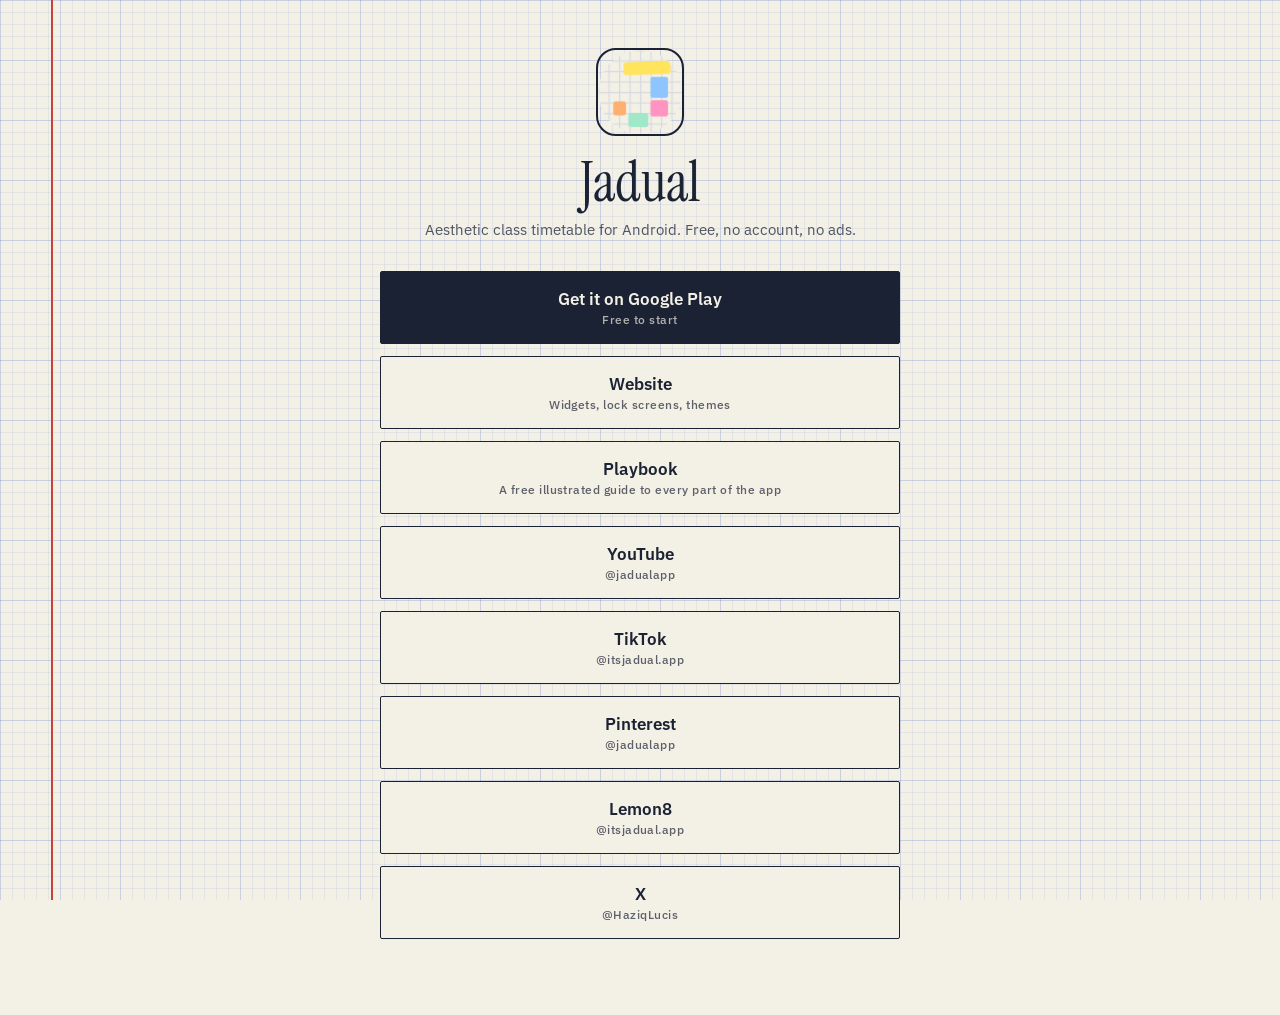
<file: links/index.html>
<!doctype html>
<html lang="en">
<head>
<meta charset="utf-8">
<meta name="viewport" content="width=device-width, initial-scale=1">
<title>Jadual links</title>
<meta name="description" content="Jadual: aesthetic class timetable for Android. Google Play, YouTube, TikTok, Pinterest and more.">
<meta name="theme-color" content="#f3f0e6">
<link rel="icon" href="../assets/favicon.png">
<link rel="preconnect" href="https://fonts.googleapis.com">
<link rel="preconnect" href="https://fonts.gstatic.com" crossorigin>
<link rel="stylesheet" href="https://fonts.googleapis.com/css2?family=Instrument+Serif:ital@0;1&family=IBM+Plex+Sans:wght@400;500;600&display=swap">
<link rel="stylesheet" href="../assets/site.css">
<style>
.links-wrap{position:relative;z-index:1;max-width:520px;margin:0 auto;padding:48px 20px 64px;font-family:'IBM Plex Sans',sans-serif;color:rgb(var(--k));text-align:center}
.links-wrap img.app{width:84px;height:84px;border-radius:20px;border:2px solid rgb(var(--k));display:block;margin:0 auto 18px}
.links-wrap h1{margin:0;font-family:'Instrument Serif',serif;font-weight:400;font-size:56px;line-height:1}
.links-wrap p{margin:10px 0 32px;font-size:15px;color:rgba(var(--k),.75)}
.links-wrap a.btn{display:block;margin:0 0 12px;padding:16px 20px;border:1.5px solid rgb(var(--k));border-radius:2px;background:rgb(var(--g));color:rgb(var(--k));font-size:17px;font-weight:600;text-decoration:none}
.links-wrap a.btn.main{background:rgb(var(--k));color:rgb(var(--g))}
.links-wrap a.btn span{display:block;margin-top:2px;font-size:12px;font-weight:500;letter-spacing:.04em;opacity:.7}
</style>
</head>
<body>
<main class="links-wrap">
<img class="app" src="../assets/icon.png" alt="Jadual app icon">
<h1>Jadual</h1>
<p>Aesthetic class timetable for Android. Free, no account, no ads.</p>
<a class="btn main" id="play" href="https://play.google.com/store/apps/details?id=io.github.haziqlucii.jadual&amp;referrer=utm_source%3Dlinks%26utm_medium%3Dbio">Get it on Google Play<span>Free to start</span></a>
<a class="btn" href="../">Website<span>Widgets, lock screens, themes</span></a>
<a class="btn" href="../playbook/">Playbook<span>A free illustrated guide to every part of the app</span></a>
<a class="btn" href="https://www.youtube.com/@jadualapp" target="_blank" rel="noopener">YouTube<span>@jadualapp</span></a>
<a class="btn" href="https://www.tiktok.com/@itsjadual.app" target="_blank" rel="noopener">TikTok<span>@itsjadual.app</span></a>
<a class="btn" href="https://www.pinterest.com/jadualapp/" target="_blank" rel="noopener">Pinterest<span>@jadualapp</span></a>
<a class="btn" href="https://www.lemon8-app.com/@itsjadual.app" target="_blank" rel="noopener">Lemon8<span>@itsjadual.app</span></a>
<a class="btn" href="https://x.com/HaziqLucis" target="_blank" rel="noopener">X<span>@HaziqLucis</span></a>
</main>
<script>
(function () {
  var s = (new URLSearchParams(location.search).get('s') || '').toLowerCase().replace(/[^a-z0-9]/g, '').slice(0, 20);
  if (!s) return;
  var a = document.getElementById('play');
  a.href = a.href.replace('utm_source%3Dlinks', 'utm_source%3D' + s);
})();
</script>
</body>
</html>
</file>
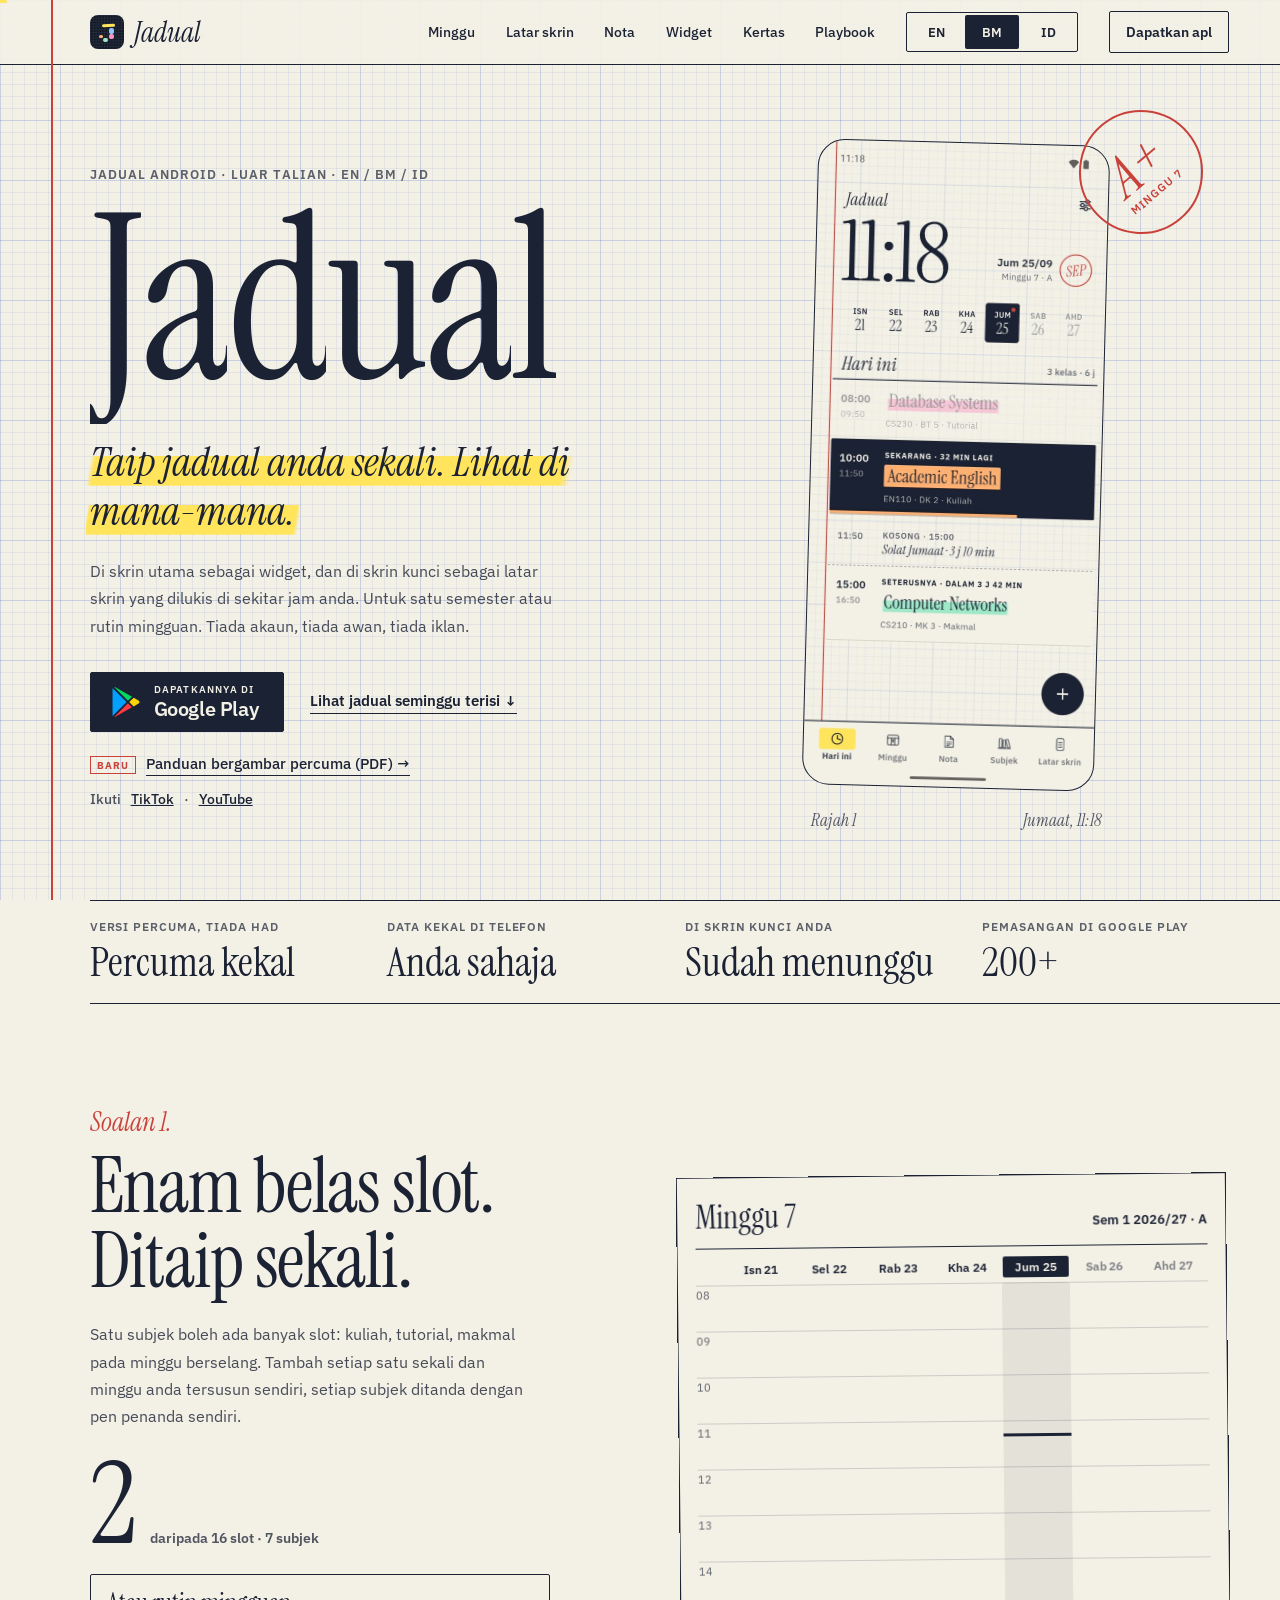
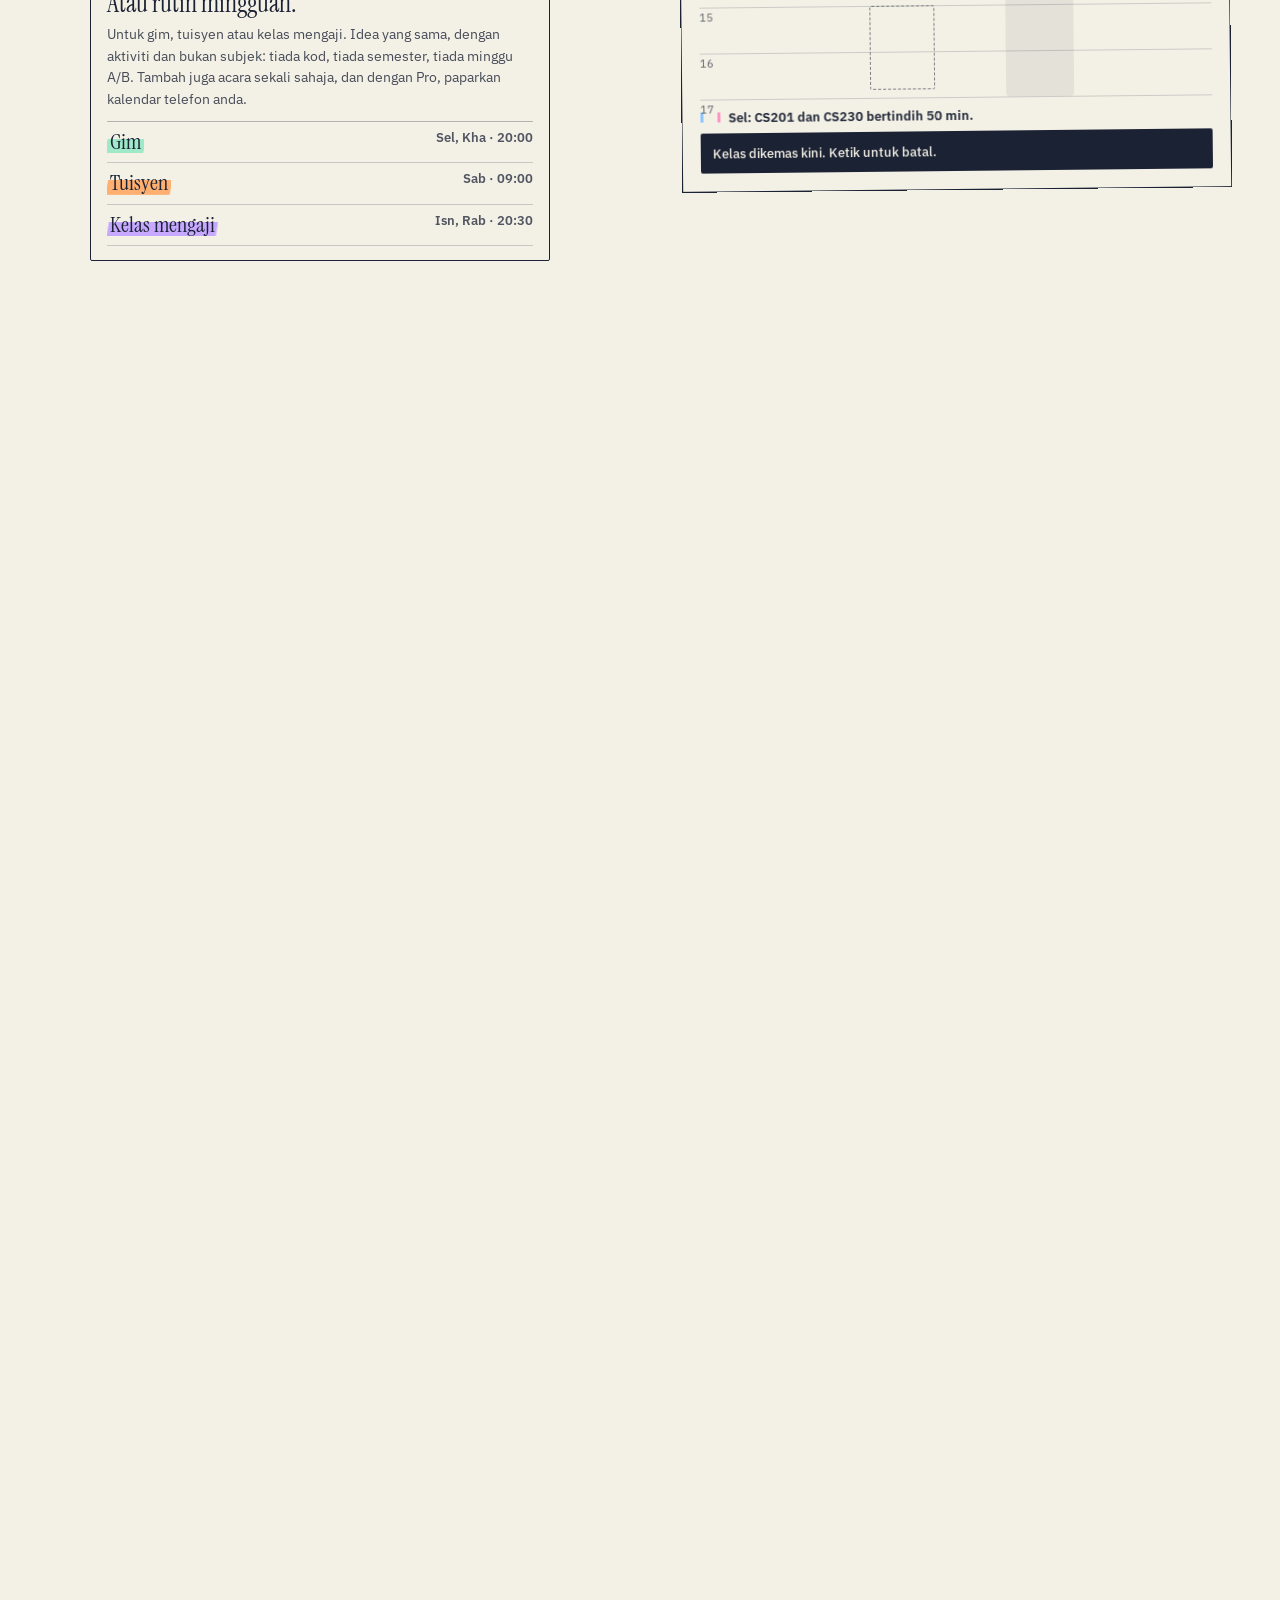
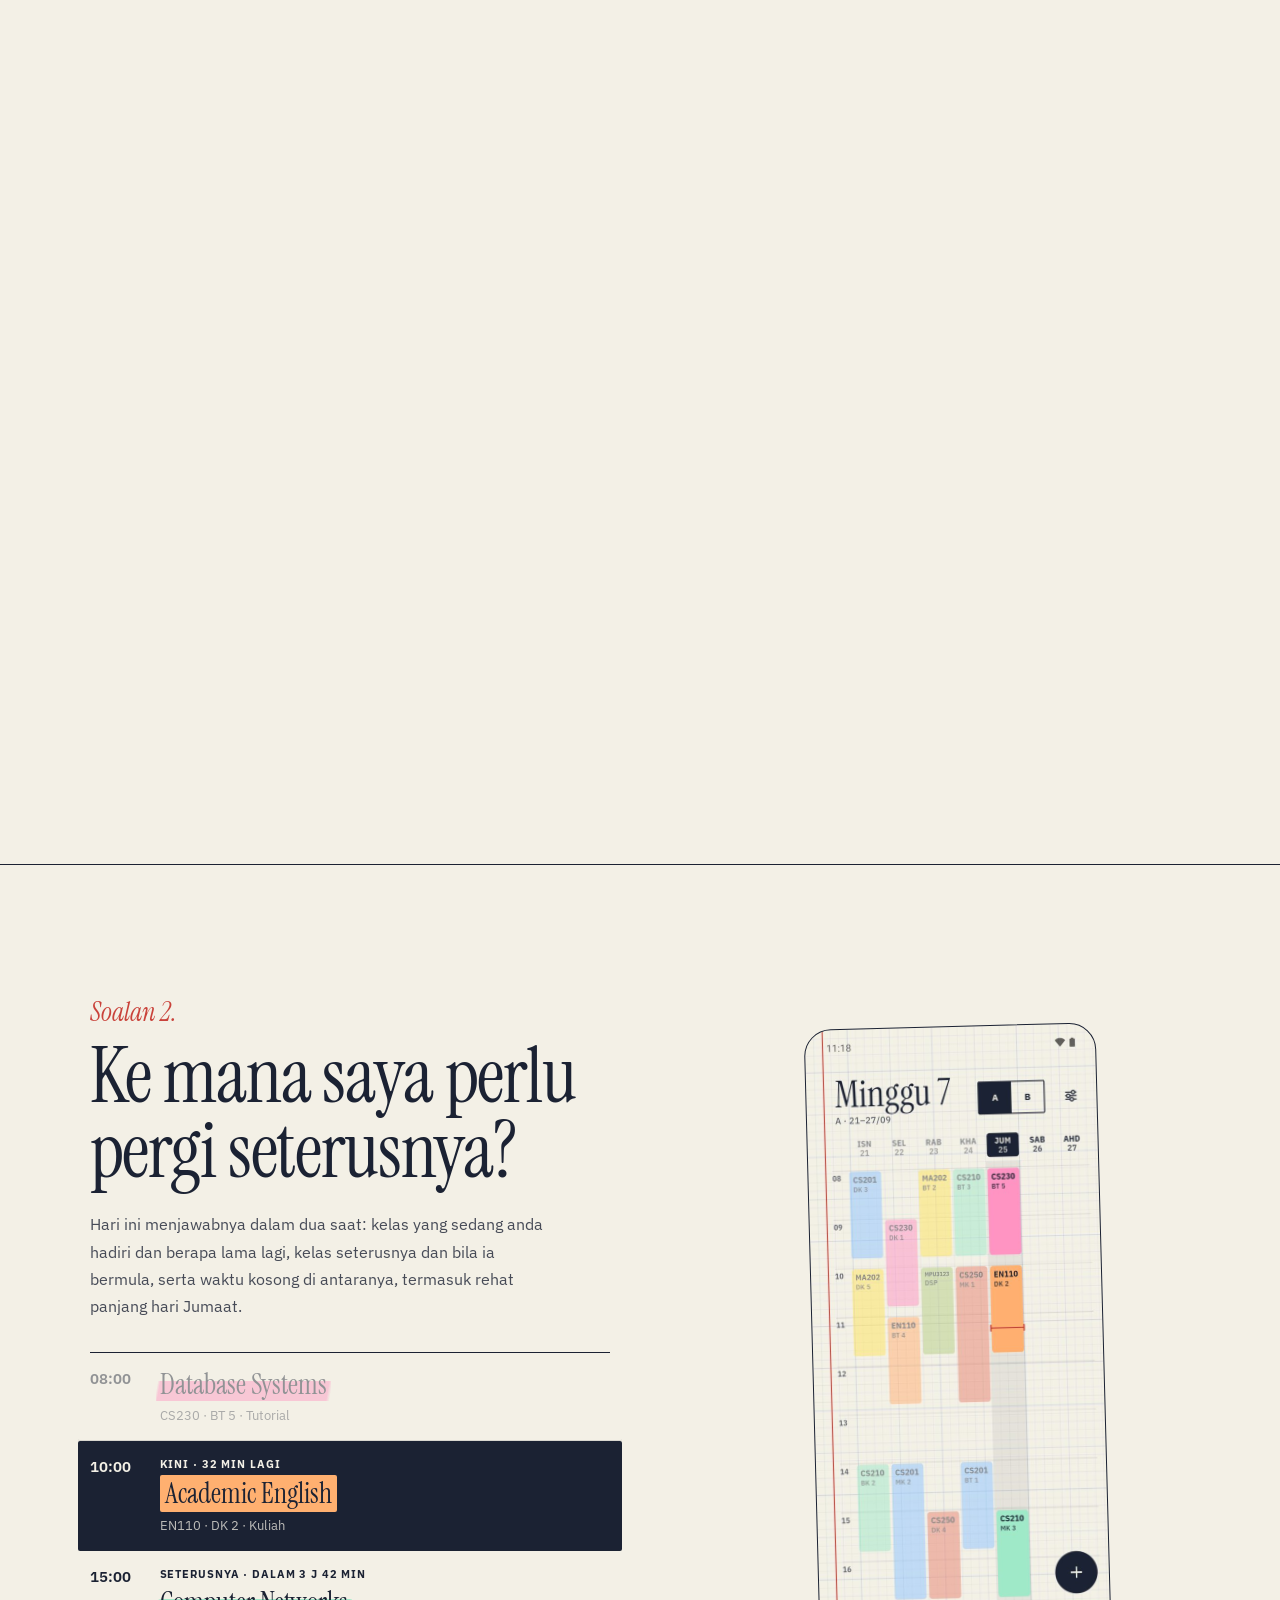
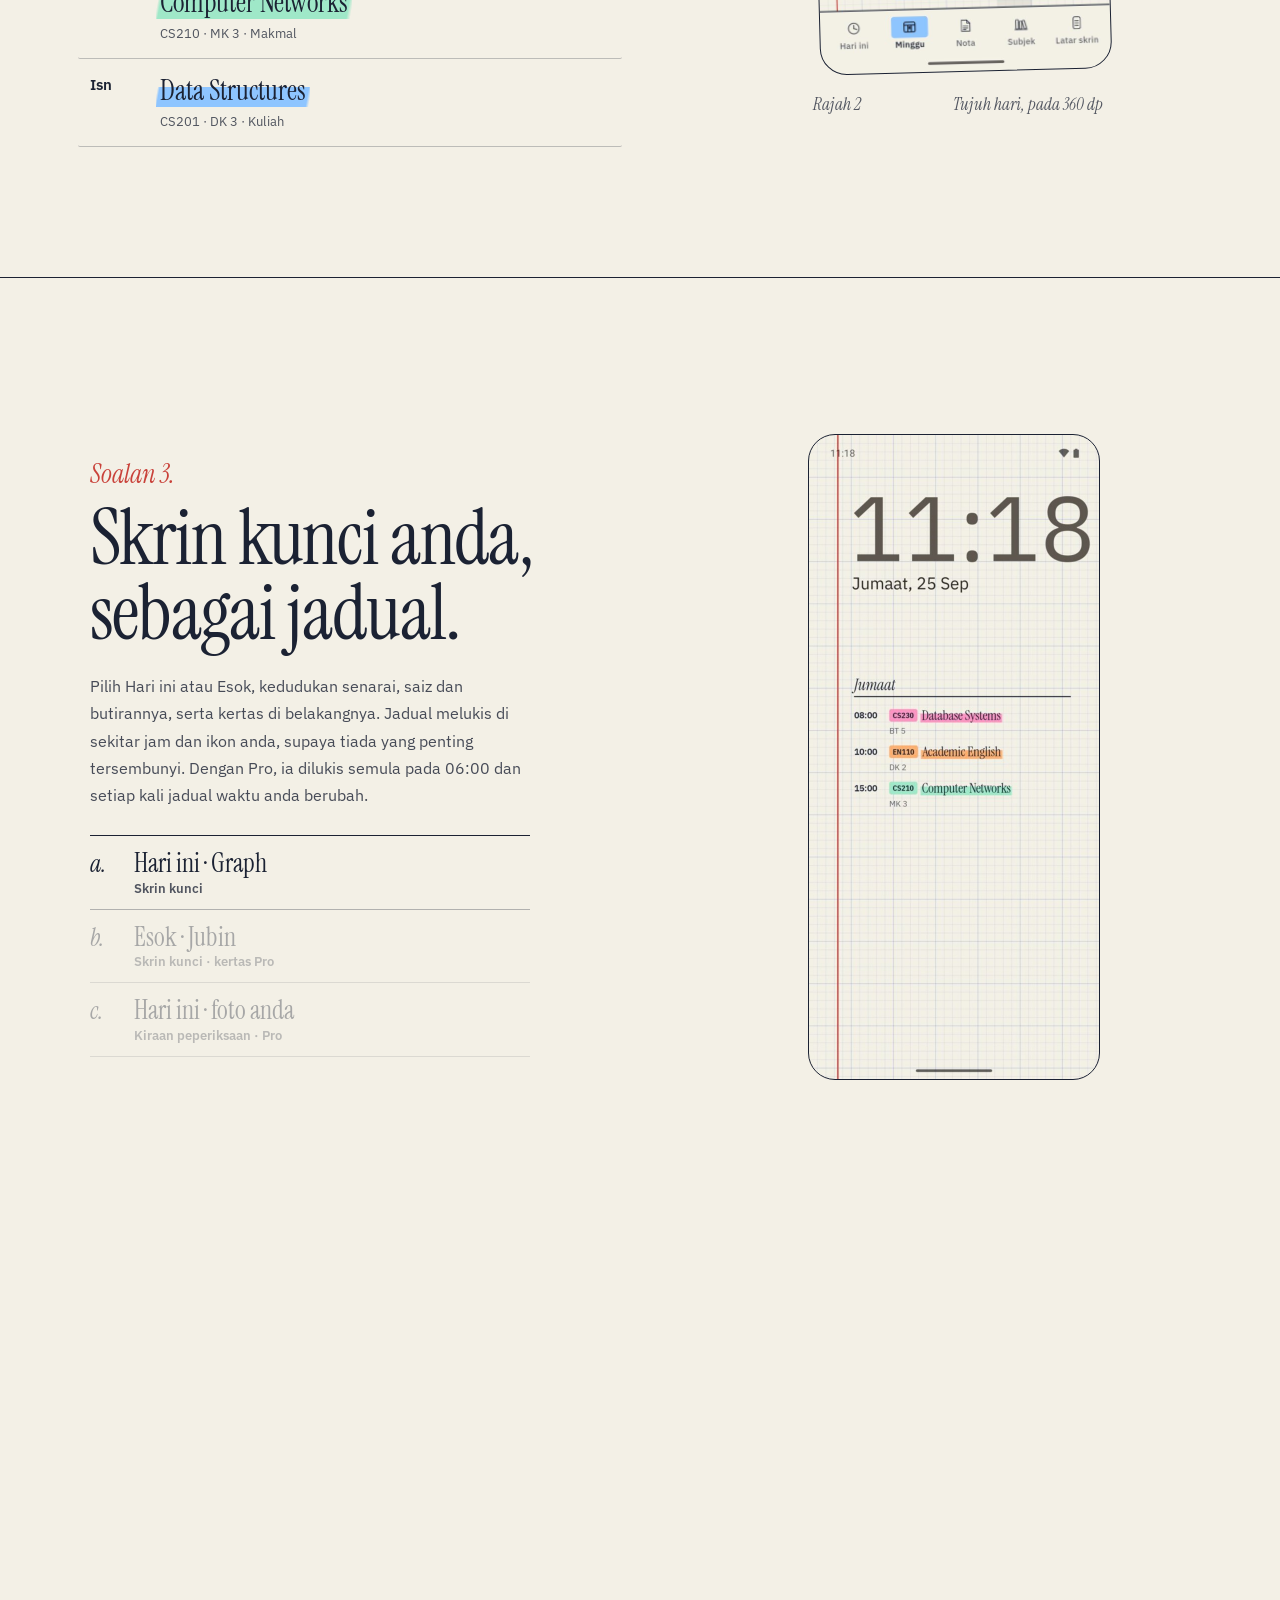
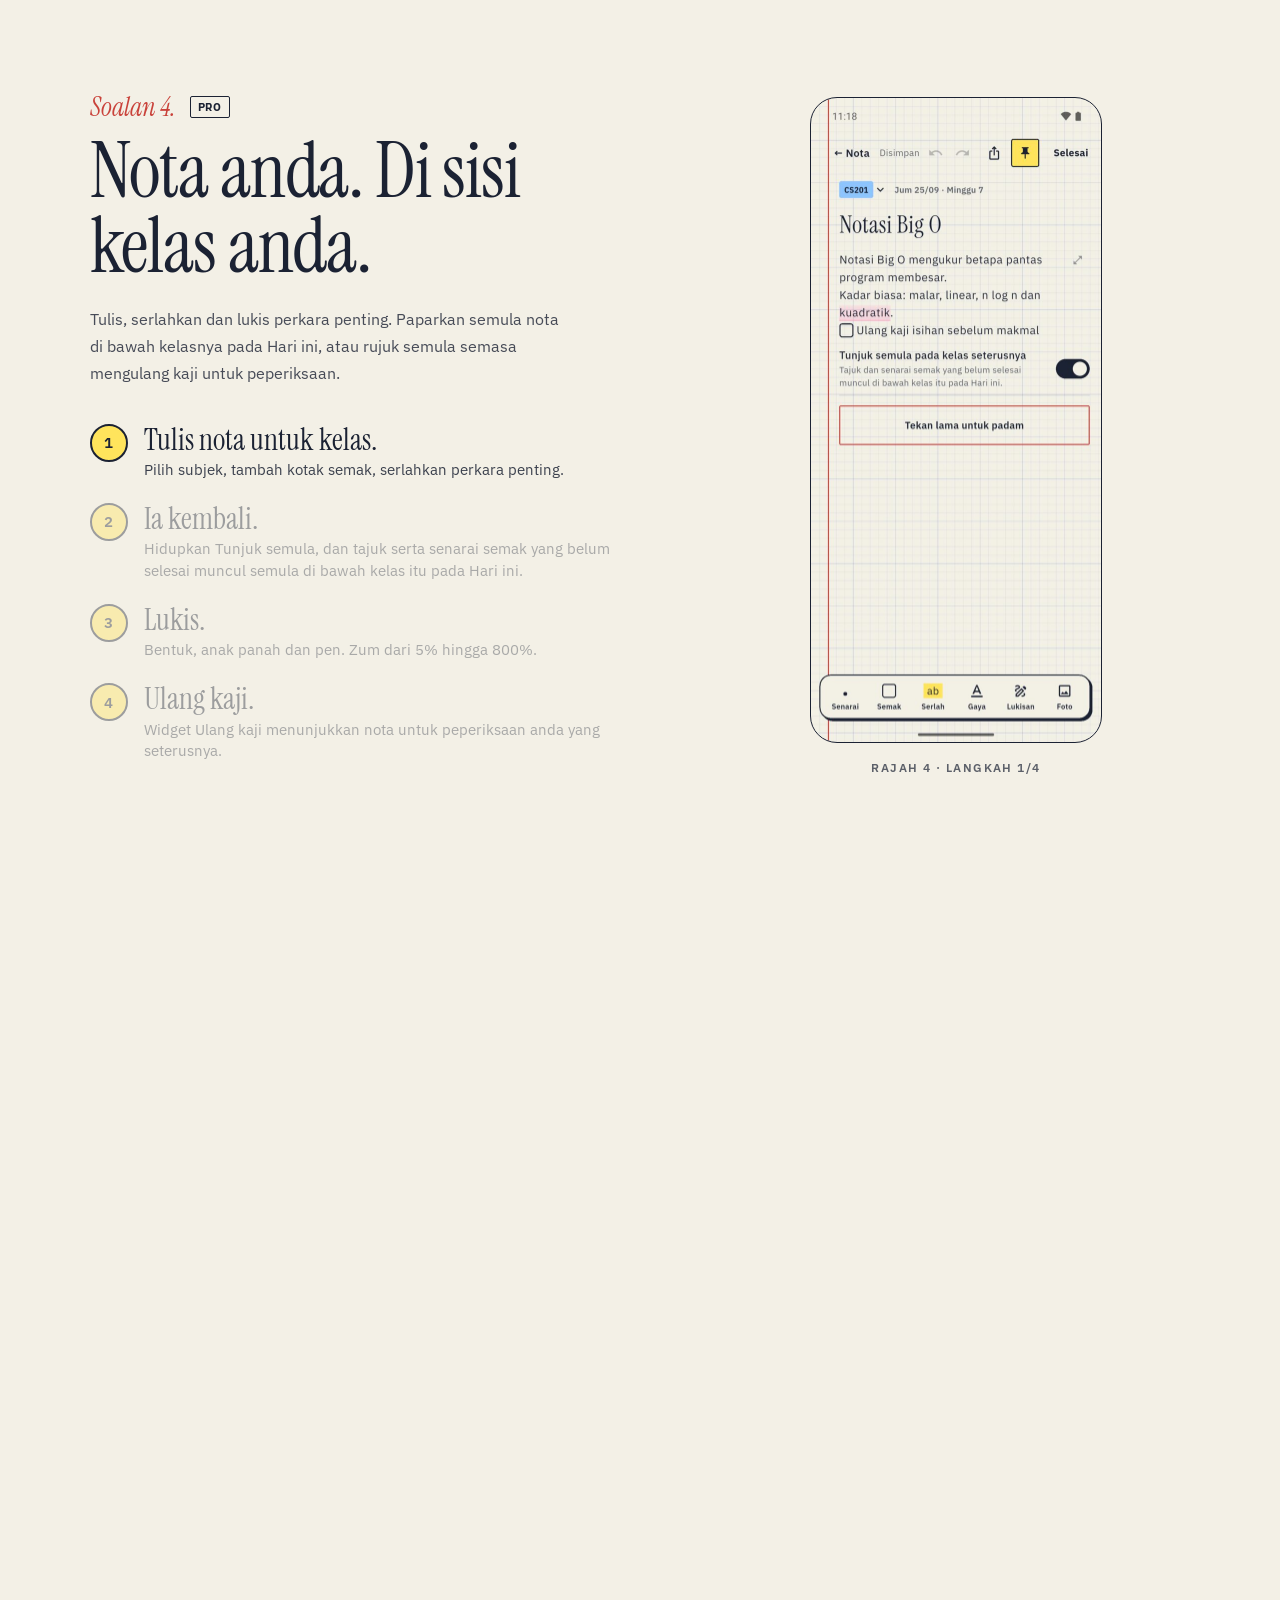
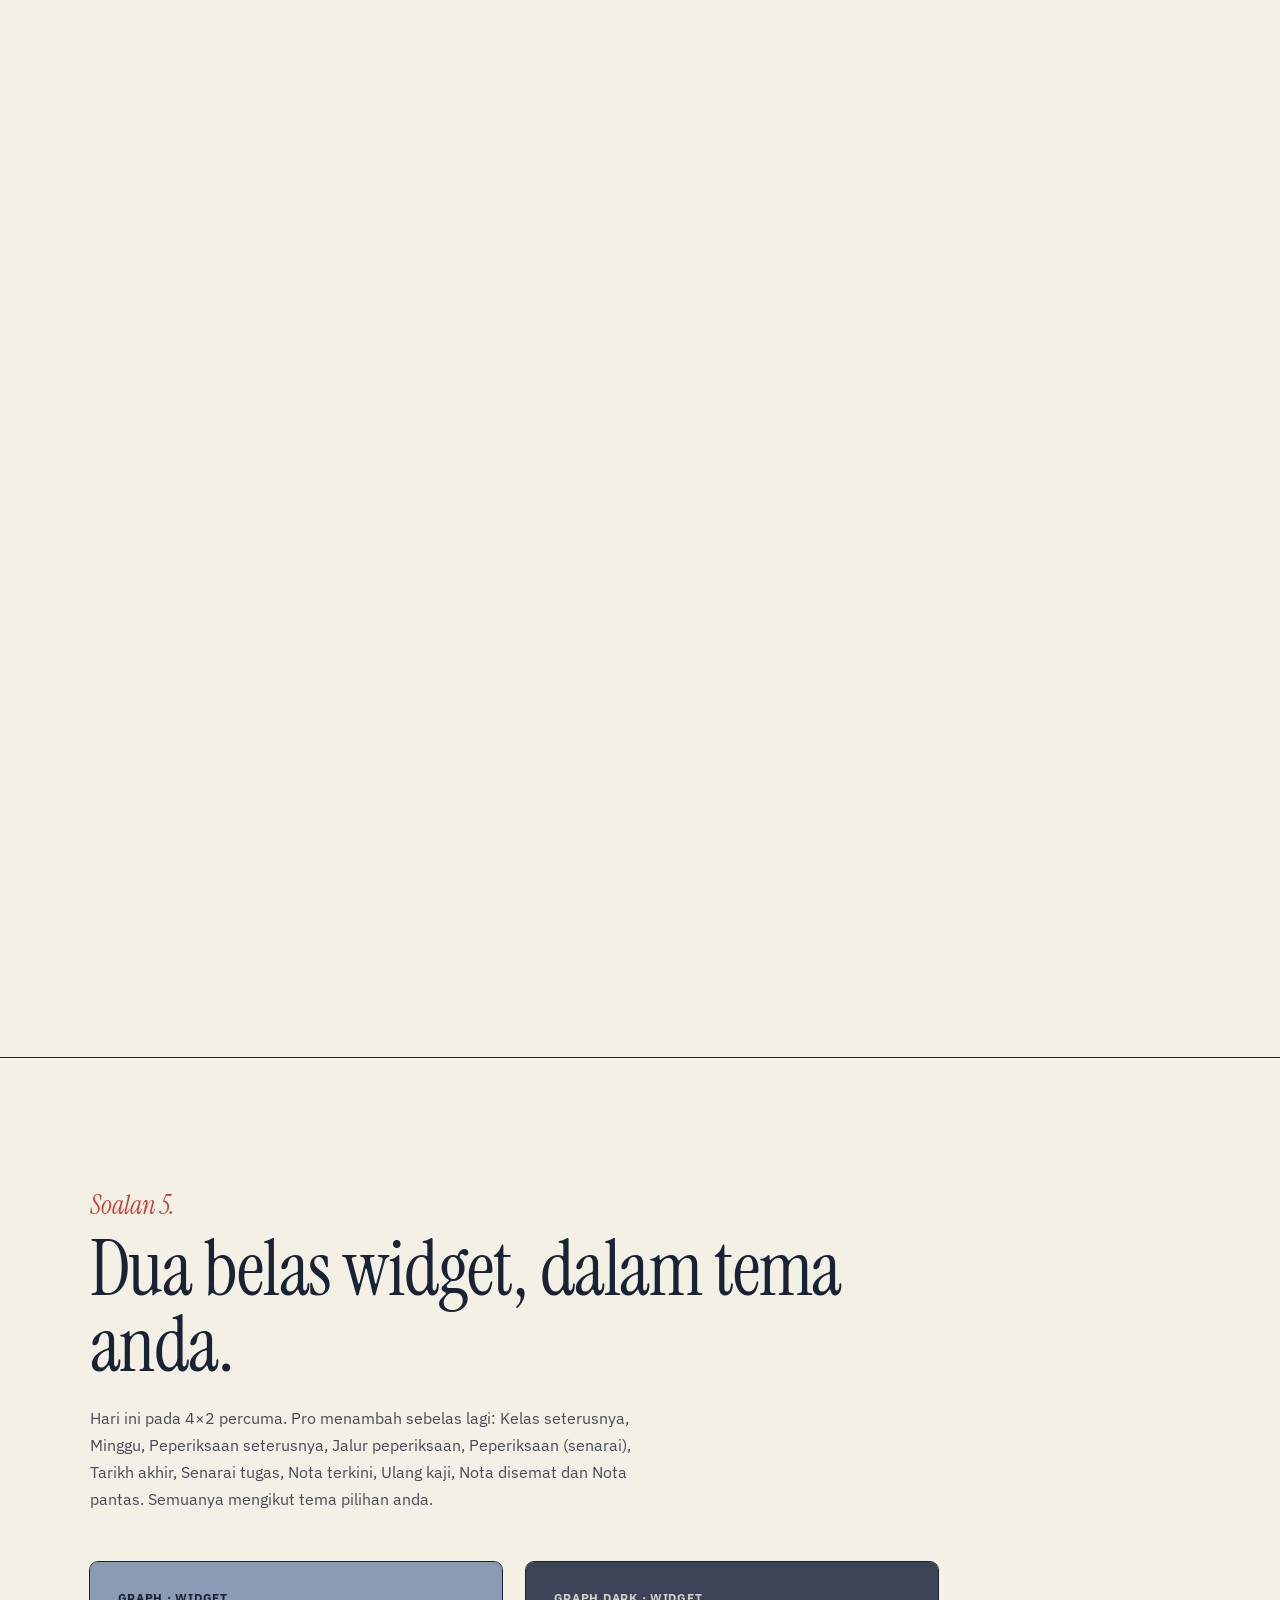
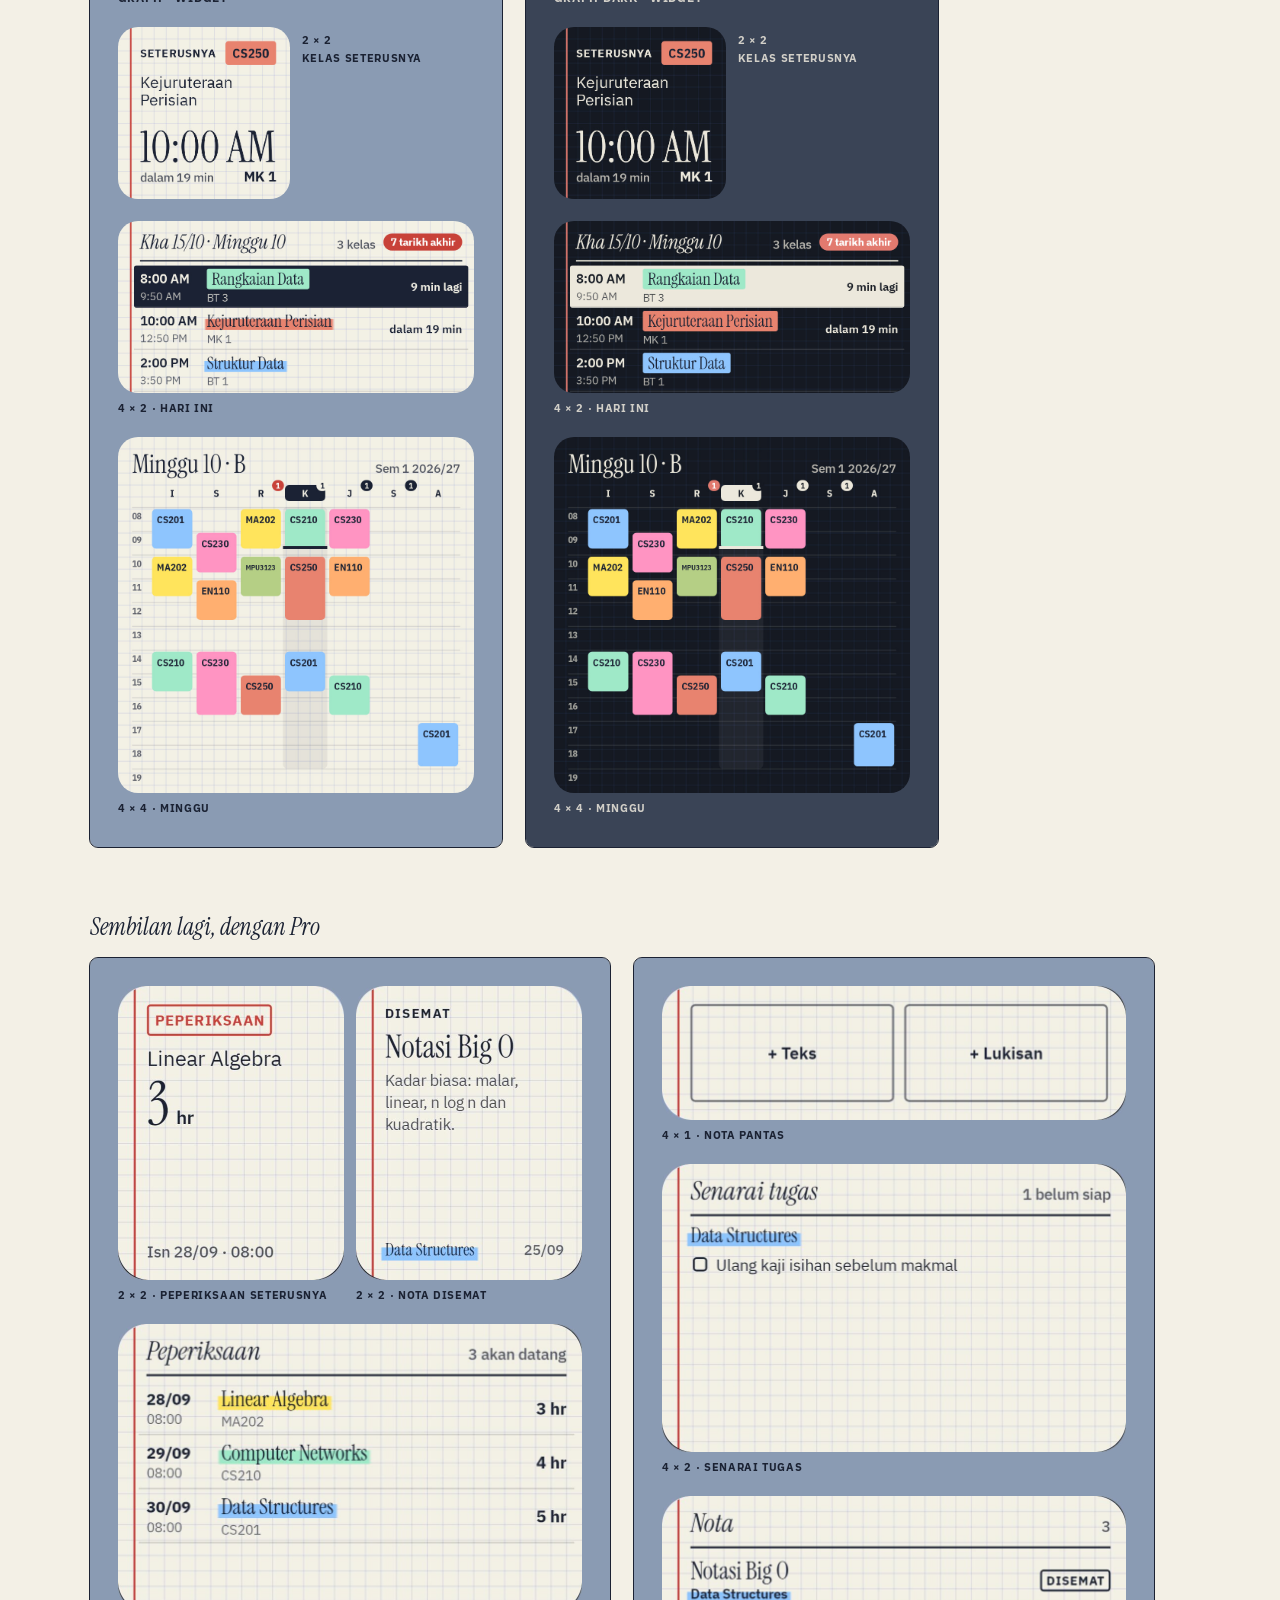
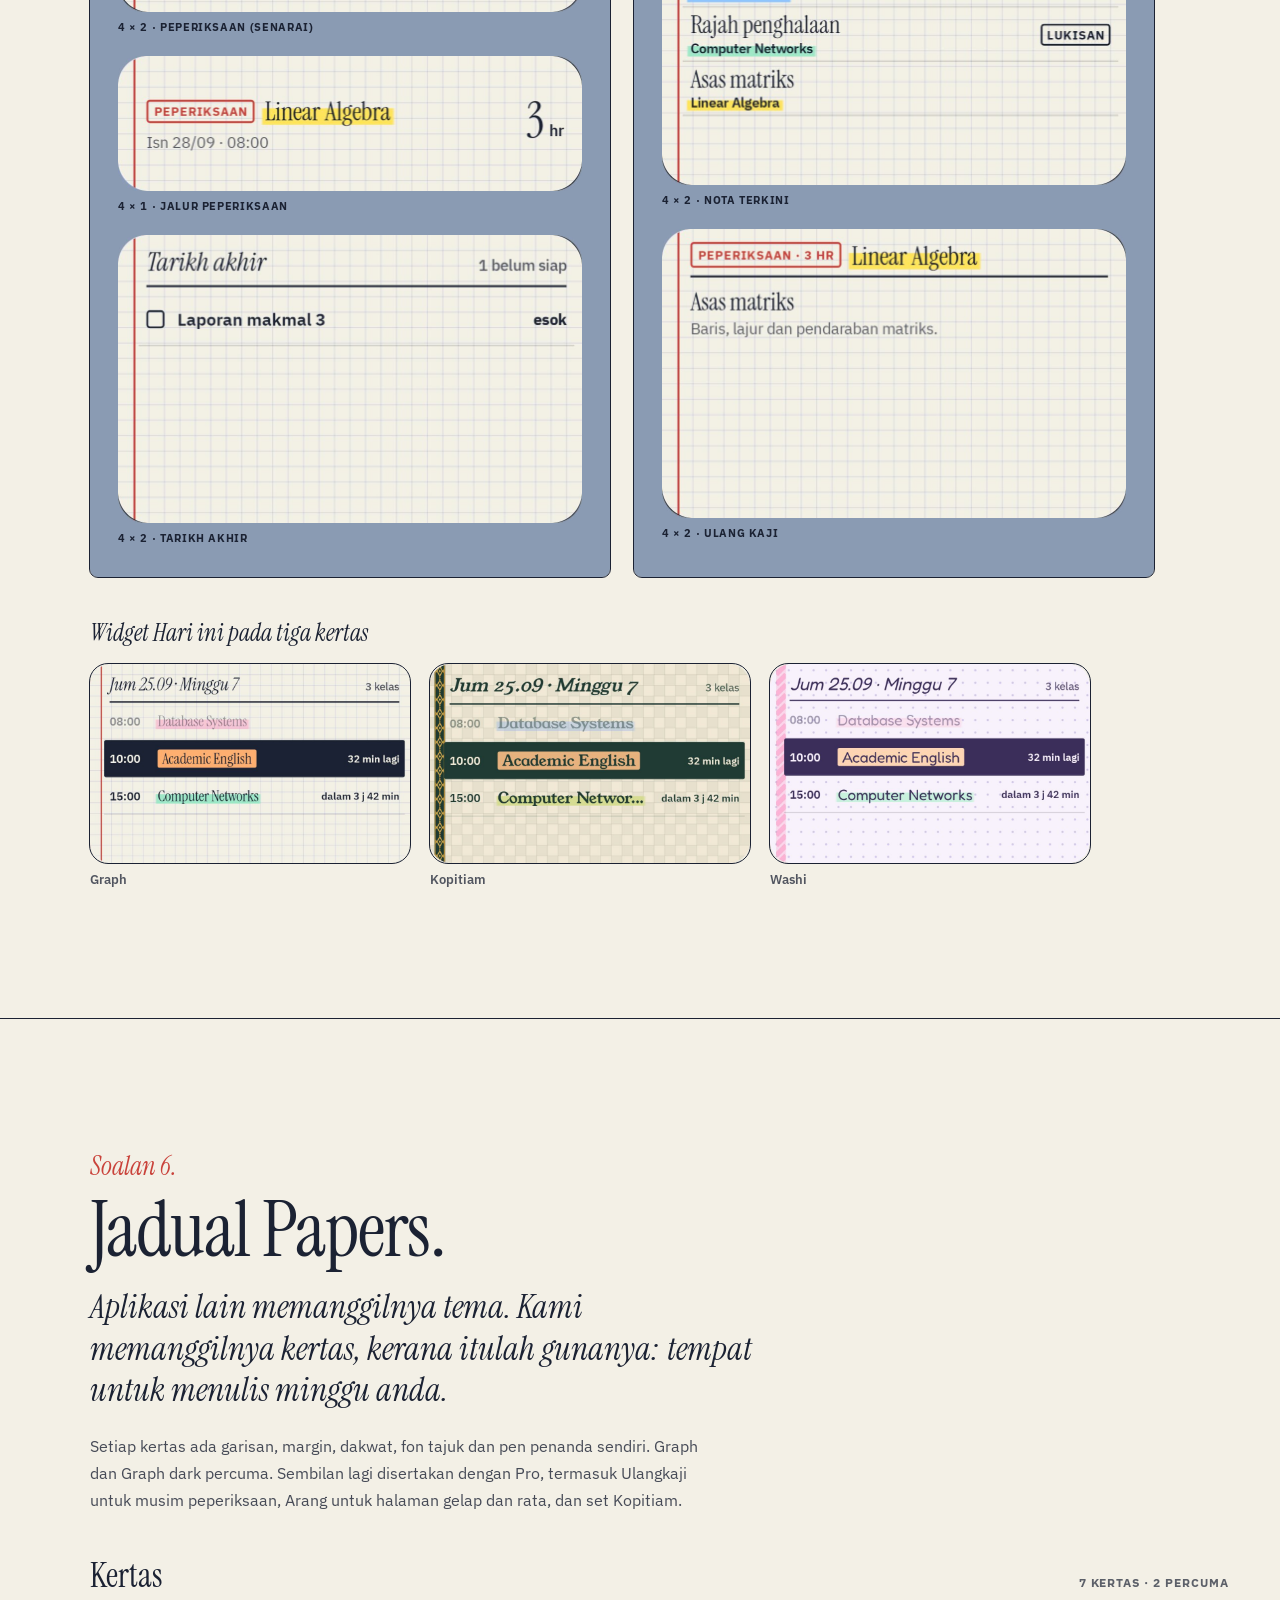
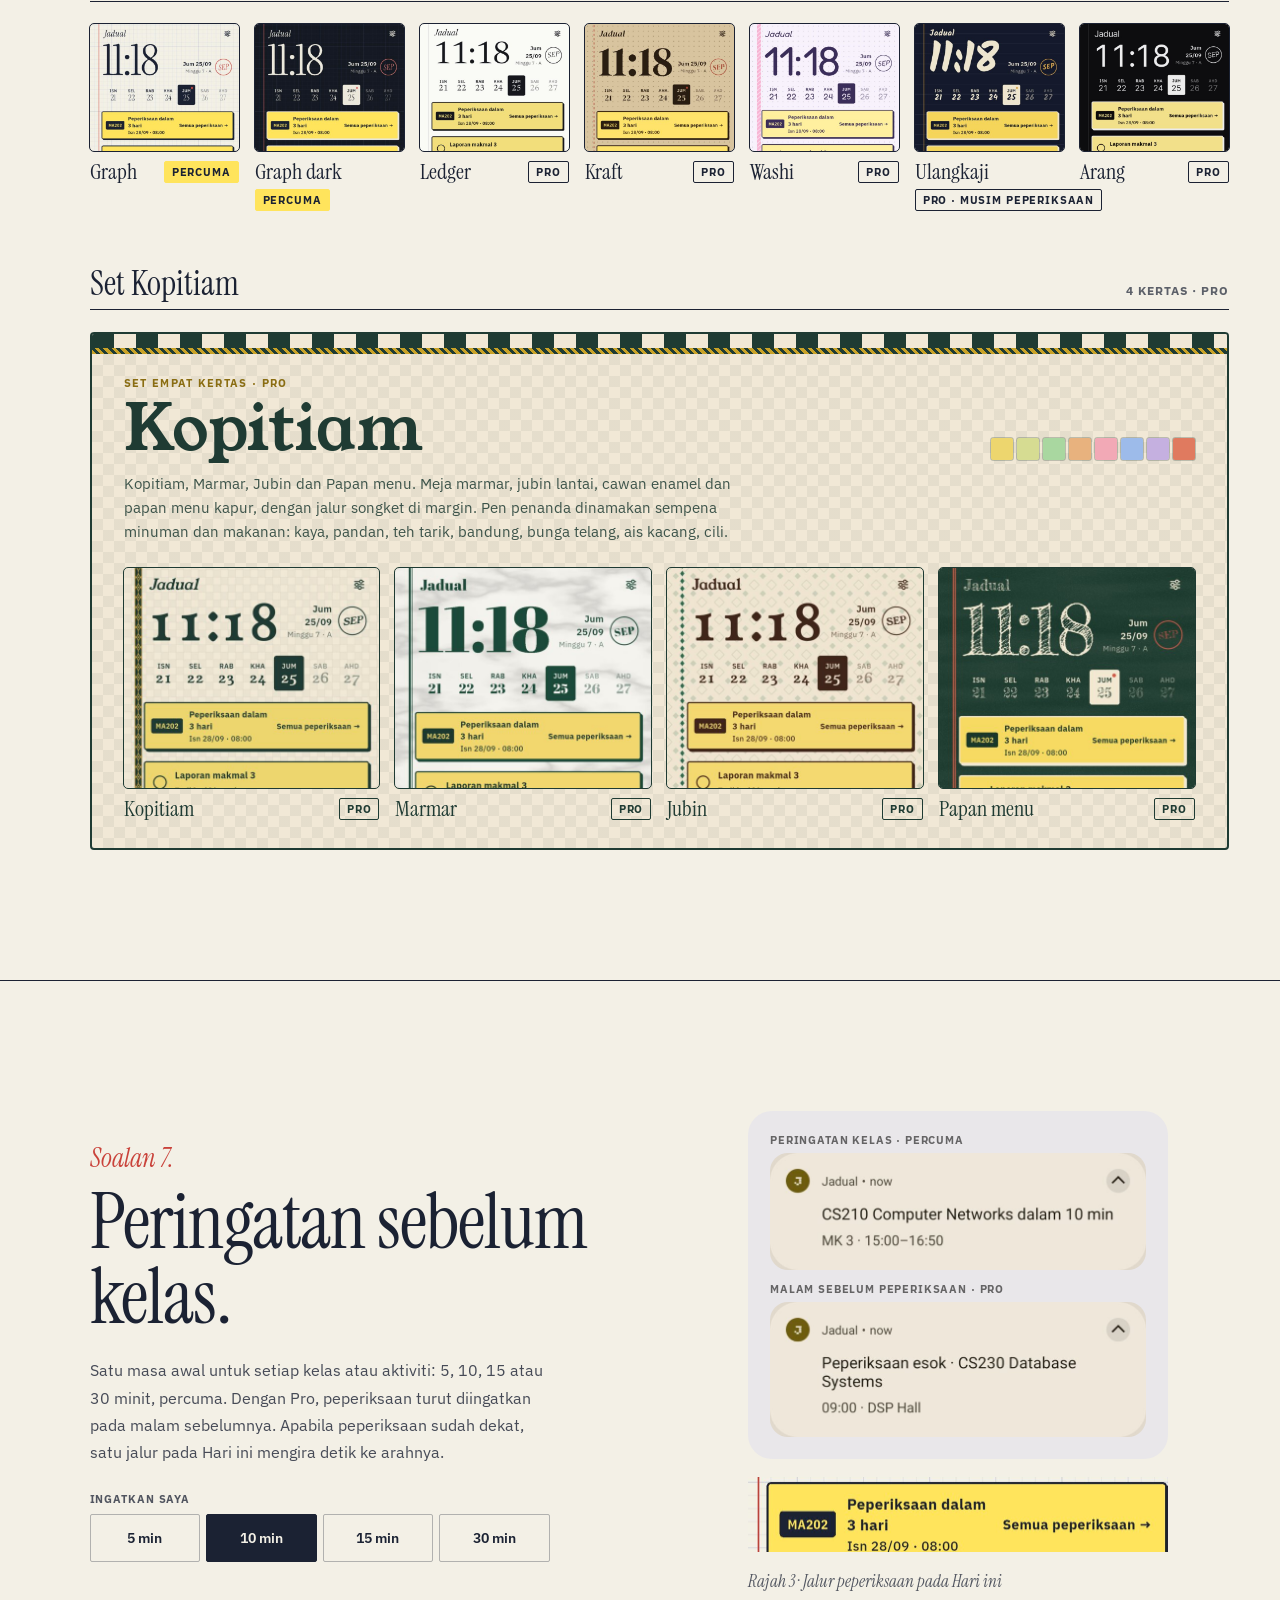
<file: ms/index.html>
<!doctype html>
<html lang="ms">
<head>
<meta charset="utf-8">
<meta name="viewport" content="width=device-width, initial-scale=1">
<title>Jadual: jadual mingguan anda, di skrin utama dan skrin kunci</title>
<meta name="description" content="Jadual ialah aplikasi jadual mingguan Android untuk kelas dan kerja. Taip jadual anda sekali dan lihat sebagai widget dan sebagai latar skrin kunci. Luar talian, tiada akaun, tiada iklan.">
<meta property="og:title" content="Jadual: jadual mingguan anda, di skrin utama dan skrin kunci">
<meta property="og:description" content="Jadual ialah aplikasi jadual mingguan Android untuk kelas dan kerja. Taip jadual anda sekali dan lihat sebagai widget dan sebagai latar skrin kunci. Luar talian, tiada akaun, tiada iklan.">
<meta property="og:image" content="https://haziqlucii.github.io/jadual-site/assets/screens/ms/today.jpg">
<meta property="og:url" content="https://haziqlucii.github.io/jadual-site/ms/">
<meta name="theme-color" content="#f3f0e6">
<link rel="canonical" href="https://haziqlucii.github.io/jadual-site/ms/">
<link rel="alternate" hreflang="en" href="https://haziqlucii.github.io/jadual-site/"><link rel="alternate" hreflang="ms" href="https://haziqlucii.github.io/jadual-site/ms/"><link rel="alternate" hreflang="id" href="https://haziqlucii.github.io/jadual-site/id/"><link rel="alternate" hreflang="x-default" href="https://haziqlucii.github.io/jadual-site/">
<meta name="google-site-verification" content="Je-JRoly5-mxxPhhxuiyMRoeS2g72jVKwHnauIz7ApQ">
<meta name="p:domain_verify" content="6730f4c13644ce83cb220308f3a30dee">
<script type="application/ld+json">{"@context":"https://schema.org","@type":"MobileApplication","name":"Jadual","operatingSystem":"Android 10 or newer","applicationCategory":"EducationalApplication","inLanguage":["en","ms","id"],"url":"https://haziqlucii.github.io/jadual-site/","description":"Jadual ialah aplikasi jadual mingguan Android untuk kelas dan kerja. Taip jadual anda sekali dan lihat sebagai widget dan sebagai latar skrin kunci. Luar talian, tiada akaun, tiada iklan.","installUrl":"https://play.google.com/store/apps/details?id=io.github.haziqlucii.jadual","offers":{"@type":"Offer","price":"0","priceCurrency":"USD"}}</script>
<link rel="icon" href="../assets/favicon.png">
<link rel="preconnect" href="https://fonts.googleapis.com">
<link rel="preconnect" href="https://fonts.gstatic.com" crossorigin>
<link rel="stylesheet" href="https://fonts.googleapis.com/css2?family=Instrument+Serif:ital@0;1&family=IBM+Plex+Sans:wght@400;500;600;700&family=Young+Serif&display=swap">
<link rel="stylesheet" href="../assets/site.css">
</head>
<body>
<div data-root="" style="position:relative;z-index:1;font-family:'IBM Plex Sans',sans-serif;color:rgb(var(--k))">

<div data-prog="" style="position:fixed;top:0;left:0;right:0;height:3px;background:#FFE45C;transform:scaleX(0);transform-origin:0 50%;z-index:80"></div>

<nav data-nav="" style="position:fixed;top:0;left:0;right:0;z-index:75;background:rgba(var(--g),.94);border-bottom:1.5px solid rgb(var(--k))">
<div style="display:flex;align-items:center;justify-content:space-between;gap:20px;height:64px;padding:0 clamp(20px,4vw,56px) 0 clamp(48px,7vw,104px)">
<a href="#top" style="display:flex;align-items:center;gap:10px;font-family:'Instrument Serif',serif;font-style:italic;font-size:28px;text-decoration:none"><span aria-hidden="true" style="position:relative;display:inline-block;width:34px;height:34px;border-radius:8px;overflow:hidden;flex:none;background-color:#141922;background-image:linear-gradient(rgba(96,120,190,.14) 1px,transparent 1px),linear-gradient(90deg,rgba(96,120,190,.14) 1px,transparent 1px);background-size:2.83px 2.83px"><span style="position:absolute;left:37.04%;top:25.93%;width:37.04%;height:10.19%;background:#FFE45C;border-radius:2px;transform:rotate(-2deg)"></span><span style="position:absolute;left:58.33%;top:37.96%;width:13.89%;height:16.67%;background:#8EC5FF;border-radius:2px;transform:rotate(0deg)"></span><span style="position:absolute;left:58.33%;top:56.48%;width:13.89%;height:12.96%;background:#FF94C2;border-radius:2px;transform:rotate(0deg)"></span><span style="position:absolute;left:40.74%;top:66.67%;width:15.74%;height:11.11%;background:#9FE8C8;border-radius:2px;transform:rotate(1deg)"></span><span style="position:absolute;left:28.7%;top:57.41%;width:10.19%;height:11.11%;background:#FFB070;border-radius:2px;transform:rotate(0deg)"></span></span><span>Jadual</span></a>
<div style="display:flex;align-items:center;gap:clamp(12px,2.4vw,32px);font-size:14px;font-weight:500">
<a data-navlink="" href="#week" style="text-decoration:none">Minggu</a>
<a data-navlink="" href="#wallpaper" style="text-decoration:none">Latar skrin</a>
<a data-navlink="" href="#notes" style="text-decoration:none">Nota</a>
<a data-navlink="" href="#widgets" style="text-decoration:none">Widget</a>
<a data-navlink="" href="#themes" style="text-decoration:none">Kertas</a>
<a data-navlink="" href="../playbook/" style="text-decoration:none">Playbook</a>
<div role="group" aria-label="Language" style="display:flex;gap:2px;padding:2px;border:1.5px solid rgb(var(--k));border-radius:2px"><a href="../" hreflang="en" style="height:34px;min-width:38px;padding:0 8px;display:flex;align-items:center;justify-content:center;border-radius:2px;text-decoration:none;font-size:13px;font-weight:600;color:rgb(var(--k))">EN</a><a href="../ms/" hreflang="ms" aria-current="page" style="height:34px;min-width:38px;padding:0 8px;display:flex;align-items:center;justify-content:center;border-radius:2px;text-decoration:none;font-size:13px;font-weight:600;background:rgb(var(--k));color:rgb(var(--g))">BM</a><a href="../id/" hreflang="id" style="height:34px;min-width:38px;padding:0 8px;display:flex;align-items:center;justify-content:center;border-radius:2px;text-decoration:none;font-size:13px;font-weight:600;color:rgb(var(--k))">ID</a></div><a data-navget="" href="#get" style="height:40px;padding:0 16px;display:flex;align-items:center;border:1.5px solid rgb(var(--k));border-radius:2px;text-decoration:none;font-weight:600;white-space:nowrap">Dapatkan apl</a>
</div>
</div>
</nav>

<header id="top" data-hero="" style="position:relative;min-height:100vh;padding:130px clamp(20px,4vw,56px) 56px clamp(48px,7vw,104px);box-sizing:border-box;display:grid;grid-template-columns:repeat(auto-fit,minmax(min(100%,440px),1fr));gap:48px;align-items:center;overflow:hidden">
<div style="position:relative;z-index:2">
<div data-hf="" style="font-size:13px;font-weight:600;letter-spacing:.08em;text-transform:uppercase;color:rgba(var(--k),.7)">Jadual Android · Luar talian · EN / BM / ID</div>
<h1 aria-label="Jadual" style="margin:20px 0 0;font-family:'Instrument Serif',serif;font-weight:400;font-size:clamp(110px,18vw,280px);line-height:.84;letter-spacing:-.025em;display:flex"><span style="display:inline-block;overflow:hidden;padding-bottom:.12em"><span data-hl="" style="display:inline-block">J</span></span><span style="display:inline-block;overflow:hidden;padding-bottom:.12em"><span data-hl="" style="display:inline-block">a</span></span><span style="display:inline-block;overflow:hidden;padding-bottom:.12em"><span data-hl="" style="display:inline-block">d</span></span><span style="display:inline-block;overflow:hidden;padding-bottom:.12em"><span data-hl="" style="display:inline-block">u</span></span><span style="display:inline-block;overflow:hidden;padding-bottom:.12em"><span data-hl="" style="display:inline-block">a</span></span><span style="display:inline-block;overflow:hidden;padding-bottom:.12em"><span data-hl="" style="display:inline-block">l</span></span></h1>
<p style="margin:14px 0 0;max-width:560px"><span data-mark="" style="font-family:'Instrument Serif',serif;font-style:italic;font-size:clamp(28px,3.2vw,44px);line-height:1.2;background-image:linear-gradient(100deg,transparent 1%,#FFE45C 2%,#FFE45C 97%,transparent 99%);background-repeat:no-repeat;background-position:0 88%;background-size:100% 55%;box-decoration-break:clone;-webkit-box-decoration-break:clone;padding:0 4px;margin:0 -4px;color:#1b2233">Taip jadual anda sekali. Lihat di mana-mana.</span></p>
<p data-hf="" style="margin:22px 0 0;font-size:16px;line-height:1.7;color:rgba(var(--k),.8);max-width:480px;text-wrap:pretty">Di skrin utama sebagai widget, dan di skrin kunci sebagai latar skrin yang dilukis di sekitar jam anda. Untuk satu semester atau rutin mingguan. Tiada akaun, tiada awan, tiada iklan.</p>
<div data-hf="" style="display:flex;flex-wrap:wrap;gap:14px 26px;margin-top:32px;align-items:center">
<a class="play-btn" href="https://play.google.com/store/apps/details?id=io.github.haziqlucii.jadual&referrer=utm_source%3Dsite%26utm_medium%3Dlanding"><svg class="play-btn__logo" viewBox="0 0 24 24" width="30" height="30" aria-hidden="true" focusable="false"><path fill="#FFD500" d="M22.018 13.298l-3.919 2.218-3.515-3.493 3.543-3.521 3.891 2.202a1.49 1.49 0 0 1 0 2.594z"/><path fill="#00A0FF" d="M1.337.924a1.486 1.486 0 0 0-.112.568v21.017c0 .217.045.419.124.6l11.155-11.087L1.337.924z"/><path fill="#00D95F" d="M13.544 10.989l3.258-3.238L3.45.195a1.466 1.466 0 0 0-.946-.179l11.04 10.973z"/><path fill="#FF3A44" d="M13.544 13.056l-11 10.933c.298.036.612-.016.906-.183l13.324-7.54-3.23-3.21z"/></svg><span class="play-btn__text"><span class="play-btn__eyebrow">DAPATKANNYA DI</span><span class="play-btn__name">Google Play</span></span></a>
<a href="#week" style="font-size:15px;font-weight:600;text-decoration:none;border-bottom:1.5px solid rgb(var(--k));padding-bottom:3px">Lihat jadual seminggu terisi ↓</a>
</div>
<a data-hf="" href="../playbook/" style="margin-top:22px;display:inline-flex;align-items:center;gap:10px;font-size:15px;font-weight:500;text-decoration:none">
<span style="font-size:10px;font-weight:700;letter-spacing:.12em;color:var(--rule);border:1.5px solid var(--rule);padding:2px 6px 1px">BARU</span>
<span style="border-bottom:1.5px solid rgb(var(--k));padding-bottom:2px">Panduan bergambar percuma (PDF) →</span></a>
<div data-hf="" style="display:flex;flex-wrap:wrap;gap:6px 10px;margin-top:14px;align-items:center;font-size:13.5px;font-weight:500;color:rgba(var(--k),.78)">
Ikuti <a href="https://www.tiktok.com/@itsjadual.app" target="_blank" rel="noopener" style="text-decoration:underline">TikTok</a><span aria-hidden="true">·</span><a href="https://www.youtube.com/@jadualapp" target="_blank" rel="noopener" style="text-decoration:underline">YouTube</a>
</div>
</div>
<div data-hpar="" style="position:relative;z-index:1;justify-self:center"><div data-hphone="" style="display:flex;flex-direction:column;gap:12px">
<div style="width:290px;height:644px;overflow:hidden;border-radius:26px;outline:1.5px solid rgb(var(--k));outline-offset:0px;transform:rotate(1.5deg);"><img src="../assets/screens/ms/today.jpg" alt="Hari ini" width="290" height="644" loading="lazy" decoding="async" style="display:block;width:100%;height:100%;object-fit:cover"></div>
<div style="display:flex;justify-content:space-between;font-family:'Instrument Serif',serif;font-style:italic;font-size:17px;color:rgba(var(--k),.75);margin-top:10px"><span>Rajah 1</span><span>Jumaat, 11:18</span></div>
</div></div>
<span data-stamp="" style="position:absolute;right:clamp(20px,6vw,90px);top:110px;width:120px;height:120px;border:2px solid var(--rule);border-radius:50%;display:flex;flex-direction:column;align-items:center;justify-content:center;color:var(--rule);transform:rotate(-12deg);font-family:'Instrument Serif',serif;z-index:3"><span style="font-style:italic;font-size:56px;line-height:.9">A+</span><span style="font-size:11px;font-family:'IBM Plex Sans',sans-serif;font-weight:600;letter-spacing:.1em">MINGGU 7</span></span>
</header>

<div data-facts="" style="border-top:1.5px solid rgb(var(--k));border-bottom:1.5px solid rgb(var(--k));margin-left:clamp(48px,7vw,104px);display:grid;grid-template-columns:repeat(auto-fit,minmax(180px,1fr));background:rgba(var(--g),.7)">
<div data-fact="" style="padding:18px 20px 20px 0"><div style="font-size:12px;font-weight:600;letter-spacing:.08em;text-transform:uppercase;color:rgba(var(--k),.7)">Versi percuma, tiada had</div><div style="font-family:'Instrument Serif',serif;font-size:clamp(30px,3.2vw,44px);line-height:1;margin-top:8px">Percuma kekal</div></div><div data-fact="" style="padding:18px 20px 20px 0"><div style="font-size:12px;font-weight:600;letter-spacing:.08em;text-transform:uppercase;color:rgba(var(--k),.7)">Data kekal di telefon</div><div style="font-family:'Instrument Serif',serif;font-size:clamp(30px,3.2vw,44px);line-height:1;margin-top:8px">Anda sahaja</div></div><div data-fact="" style="padding:18px 20px 20px 0"><div style="font-size:12px;font-weight:600;letter-spacing:.08em;text-transform:uppercase;color:rgba(var(--k),.7)">Di skrin kunci anda</div><div style="font-family:'Instrument Serif',serif;font-size:clamp(30px,3.2vw,44px);line-height:1;margin-top:8px">Sudah menunggu</div></div><div data-fact="" style="padding:18px 20px 20px 0"><div style="font-size:12px;font-weight:600;letter-spacing:.08em;text-transform:uppercase;color:rgba(var(--k),.7)">Pemasangan di Google Play</div><div style="font-family:'Instrument Serif',serif;font-size:clamp(30px,3.2vw,44px);line-height:1;margin-top:8px">200+</div></div>
</div>

<section id="week" data-wk="" data-pinsec="" style="position:relative;min-height:100vh;padding:90px clamp(20px,4vw,56px) 32px clamp(48px,7vw,104px);box-sizing:border-box;display:grid;grid-template-columns:repeat(auto-fit,minmax(min(100%,360px),1fr));gap:40px;align-items:center;overflow:hidden">
<div>
<div style="font-family:'Instrument Serif',serif;font-style:italic;font-size:26px;color:var(--rule)">Soalan 1.</div>
<h2 style="margin:10px 0 0;font-family:'Instrument Serif',serif;font-weight:400;font-size:clamp(44px,6vw,88px);line-height:.98;letter-spacing:-.015em;max-width:560px">Enam belas slot. Ditaip sekali.</h2>
<p style="margin:22px 0 0;font-size:16px;line-height:1.7;color:rgba(var(--k),.8);max-width:440px;text-wrap:pretty">Satu subjek boleh ada banyak slot: kuliah, tutorial, makmal pada minggu berselang. Tambah setiap satu sekali dan minggu anda tersusun sendiri, setiap subjek ditanda dengan pen penanda sendiri.</p>
<div style="display:flex;align-items:baseline;gap:14px;margin-top:28px"><span data-wkn="" style="font-family:'Instrument Serif',serif;font-size:clamp(84px,9vw,130px);line-height:.8;font-variant-numeric:tabular-nums">16</span><span style="font-size:14px;font-weight:600;color:rgba(var(--k),.75)">daripada 16 slot · 7 subjek</span></div>
<div style="margin-top:24px;max-width:460px;padding:14px 16px;border:1.5px solid rgb(var(--k));border-radius:2px;background:rgb(var(--g));box-sizing:border-box">
<div style="font-family:'Instrument Serif',serif;font-size:26px;line-height:1.1">Atau rutin mingguan.</div>
<p style="margin:6px 0 10px;font-size:14px;line-height:1.55;color:rgba(var(--k),.8);text-wrap:pretty">Untuk gim, tuisyen atau kelas mengaji. Idea yang sama, dengan aktiviti dan bukan subjek: tiada kod, tiada semester, tiada minggu A/B. Tambah juga acara sekali sahaja, dan dengan Pro, paparkan kalendar telefon anda.</p>
<div style="display:flex;flex-direction:column;border-top:1px solid rgba(var(--k),.3)"><div style="display:grid;grid-template-columns:minmax(0,1fr) auto;gap:10px;align-items:baseline;padding:7px 0;border-bottom:1px solid rgba(var(--k),.2)"><span style="font-family:'Instrument Serif',serif;font-size:22px;line-height:1.2;background-image:linear-gradient(100deg,transparent 1%,#9FE8C8 2.5%,#9FE8C8 97%,transparent 99%);background-repeat:no-repeat;background-position:0 88%;background-size:100% 55%;padding:0 3px;align-self:flex-start;justify-self:start">Gim</span><span style="font-size:12.5px;font-weight:600;color:rgba(var(--k),.75);text-align:right">Sel, Kha · 20:00</span></div><div style="display:grid;grid-template-columns:minmax(0,1fr) auto;gap:10px;align-items:baseline;padding:7px 0;border-bottom:1px solid rgba(var(--k),.2)"><span style="font-family:'Instrument Serif',serif;font-size:22px;line-height:1.2;background-image:linear-gradient(100deg,transparent 1%,#FFB070 2.5%,#FFB070 97%,transparent 99%);background-repeat:no-repeat;background-position:0 88%;background-size:100% 55%;padding:0 3px;align-self:flex-start;justify-self:start">Tuisyen</span><span style="font-size:12.5px;font-weight:600;color:rgba(var(--k),.75);text-align:right">Sab · 09:00</span></div><div style="display:grid;grid-template-columns:minmax(0,1fr) auto;gap:10px;align-items:baseline;padding:7px 0;border-bottom:1px solid rgba(var(--k),.2)"><span style="font-family:'Instrument Serif',serif;font-size:22px;line-height:1.2;background-image:linear-gradient(100deg,transparent 1%,#C6A8FF 2.5%,#C6A8FF 97%,transparent 99%);background-repeat:no-repeat;background-position:0 88%;background-size:100% 55%;padding:0 3px;align-self:flex-start;justify-self:start">Kelas mengaji</span><span style="font-size:12.5px;font-weight:600;color:rgba(var(--k),.75);text-align:right">Isn, Rab · 20:30</span></div></div>
</div>
</div>
<div style="position:relative;width:100%;max-width:580px;justify-self:center;padding:18px;background:rgb(var(--g));border:1.5px solid rgb(var(--k));box-sizing:border-box;transform:rotate(-.6deg)">
<div style="display:flex;justify-content:space-between;align-items:baseline;padding-bottom:10px;border-bottom:1.5px solid rgb(var(--k))"><span style="font-family:'Instrument Serif',serif;font-size:32px">Minggu 7</span><span style="font-size:13px;font-weight:600">Sem 1 2026/27 · A</span></div>
<div data-grid="" style="position:relative;height:min(50vh,440px);margin-top:10px">
<div style="position:absolute;left:59.7143%;width:13.4286%;top:6.0000%;bottom:0;background:rgba(var(--k),.07);border-radius:4px"></div>
<div style="position:absolute;left:calc(32.8571% + 2px);width:calc(13.4286% - 4px);top:79.1111%;height:19.1481%;border:1.5px dashed rgba(var(--k),.55);border-radius:2px;box-sizing:border-box"></div>
<div style="position:absolute;left:0;right:0;top:6.0000%;border-top:1px solid rgba(var(--k),.18)"><span style="position:absolute;left:0;top:2px;font-size:11px;color:rgba(var(--k),.7);font-variant-numeric:tabular-nums">08</span></div>
<div style="position:absolute;left:0;right:0;top:16.4444%;border-top:1px solid rgba(var(--k),.18)"><span style="position:absolute;left:0;top:2px;font-size:11px;color:rgba(var(--k),.7);font-variant-numeric:tabular-nums">09</span></div>
<div style="position:absolute;left:0;right:0;top:26.8889%;border-top:1px solid rgba(var(--k),.18)"><span style="position:absolute;left:0;top:2px;font-size:11px;color:rgba(var(--k),.7);font-variant-numeric:tabular-nums">10</span></div>
<div style="position:absolute;left:0;right:0;top:37.3333%;border-top:1px solid rgba(var(--k),.18)"><span style="position:absolute;left:0;top:2px;font-size:11px;color:rgba(var(--k),.7);font-variant-numeric:tabular-nums">11</span></div>
<div style="position:absolute;left:0;right:0;top:47.7778%;border-top:1px solid rgba(var(--k),.18)"><span style="position:absolute;left:0;top:2px;font-size:11px;color:rgba(var(--k),.7);font-variant-numeric:tabular-nums">12</span></div>
<div style="position:absolute;left:0;right:0;top:58.2222%;border-top:1px solid rgba(var(--k),.18)"><span style="position:absolute;left:0;top:2px;font-size:11px;color:rgba(var(--k),.7);font-variant-numeric:tabular-nums">13</span></div>
<div style="position:absolute;left:0;right:0;top:68.6667%;border-top:1px solid rgba(var(--k),.18)"><span style="position:absolute;left:0;top:2px;font-size:11px;color:rgba(var(--k),.7);font-variant-numeric:tabular-nums">14</span></div>
<div style="position:absolute;left:0;right:0;top:79.1111%;border-top:1px solid rgba(var(--k),.18)"><span style="position:absolute;left:0;top:2px;font-size:11px;color:rgba(var(--k),.7);font-variant-numeric:tabular-nums">15</span></div>
<div style="position:absolute;left:0;right:0;top:89.5556%;border-top:1px solid rgba(var(--k),.18)"><span style="position:absolute;left:0;top:2px;font-size:11px;color:rgba(var(--k),.7);font-variant-numeric:tabular-nums">16</span></div>
<div style="position:absolute;left:0;right:0;top:100.0000%;border-top:1px solid rgba(var(--k),.18)"><span style="position:absolute;left:0;top:2px;font-size:11px;color:rgba(var(--k),.7);font-variant-numeric:tabular-nums">17</span></div>
<div style="position:absolute;top:0;left:calc(6.0000% + 1px);width:calc(13.4286% - 2px);height:4.8000%;display:flex;align-items:center;justify-content:center;gap:.25em;font-size:11.5px;font-weight:600;border-radius:2px;white-space:nowrap;">Isn<span data-dn="">21</span></div>
<div style="position:absolute;top:0;left:calc(19.4286% + 1px);width:calc(13.4286% - 2px);height:4.8000%;display:flex;align-items:center;justify-content:center;gap:.25em;font-size:11.5px;font-weight:600;border-radius:2px;white-space:nowrap;">Sel<span data-dn="">22</span></div>
<div style="position:absolute;top:0;left:calc(32.8571% + 1px);width:calc(13.4286% - 2px);height:4.8000%;display:flex;align-items:center;justify-content:center;gap:.25em;font-size:11.5px;font-weight:600;border-radius:2px;white-space:nowrap;">Rab<span data-dn="">23</span></div>
<div style="position:absolute;top:0;left:calc(46.2857% + 1px);width:calc(13.4286% - 2px);height:4.8000%;display:flex;align-items:center;justify-content:center;gap:.25em;font-size:11.5px;font-weight:600;border-radius:2px;white-space:nowrap;">Kha<span data-dn="">24</span></div>
<div style="position:absolute;top:0;left:calc(59.7143% + 1px);width:calc(13.4286% - 2px);height:4.8000%;display:flex;align-items:center;justify-content:center;gap:.25em;font-size:11.5px;font-weight:600;border-radius:2px;white-space:nowrap;background:rgb(var(--k));color:rgb(var(--g));">Jum<span data-dn="">25</span></div>
<div style="position:absolute;top:0;left:calc(73.1429% + 1px);width:calc(13.4286% - 2px);height:4.8000%;display:flex;align-items:center;justify-content:center;gap:.25em;font-size:11.5px;font-weight:600;border-radius:2px;white-space:nowrap;opacity:.55;">Sab<span data-dn="">26</span></div>
<div style="position:absolute;top:0;left:calc(86.5714% + 1px);width:calc(13.4286% - 2px);height:4.8000%;display:flex;align-items:center;justify-content:center;gap:.25em;font-size:11.5px;font-weight:600;border-radius:2px;white-space:nowrap;opacity:.55;">Ahd<span data-dn="">27</span></div>
<div data-blk="" style="position:absolute;left:calc(6.0000% + 2px);width:calc(13.4286% - 4px);top:calc(6.0000% + 1px);height:calc(19.1481% - 2px);background:#8EC5FF;color:#1b2233;border-radius:2px;padding:4px;box-sizing:border-box;display:flex;flex-direction:column;gap:1px;overflow:hidden;transform:rotate(-.3deg);"><span style="font-size:clamp(9px,1vw,12px);font-weight:700;line-height:1.2;white-space:nowrap">CS201</span><span style="font-size:clamp(8px,.9vw,11px);line-height:1.2;white-space:nowrap">DK 3</span></div>
<div data-blk="" style="position:absolute;left:calc(6.0000% + 2px);width:calc(13.4286% - 4px);top:calc(26.8889% + 1px);height:calc(19.1481% - 2px);background:#FFE45C;color:#1b2233;border-radius:2px;padding:4px;box-sizing:border-box;display:flex;flex-direction:column;gap:1px;overflow:hidden;transform:rotate(-.3deg);"><span style="font-size:clamp(9px,1vw,12px);font-weight:700;line-height:1.2;white-space:nowrap">MA202</span><span style="font-size:clamp(8px,.9vw,11px);line-height:1.2;white-space:nowrap">DK 5</span></div>
<div data-blk="" style="position:absolute;left:calc(6.0000% + 2px);width:calc(13.4286% - 4px);top:calc(68.6667% + 1px);height:calc(19.1481% - 2px);background:#9FE8C8;color:#1b2233;border-radius:2px;padding:4px;box-sizing:border-box;display:flex;flex-direction:column;gap:1px;overflow:hidden;transform:rotate(-.3deg);"><span style="font-size:clamp(9px,1vw,12px);font-weight:700;line-height:1.2;white-space:nowrap">CS210</span><span style="font-size:clamp(8px,.9vw,11px);line-height:1.2;white-space:nowrap">BK 2</span></div>
<div data-blk="" style="position:absolute;left:calc(19.4286% + 2px);width:calc(13.4286% - 4px);top:calc(16.4444% + 1px);height:calc(19.1481% - 2px);background:#FF94C2;color:#1b2233;border-radius:2px;padding:4px;box-sizing:border-box;display:flex;flex-direction:column;gap:1px;overflow:hidden;transform:rotate(-.3deg);"><span style="font-size:clamp(9px,1vw,12px);font-weight:700;line-height:1.2;white-space:nowrap">CS230</span><span style="font-size:clamp(8px,.9vw,11px);line-height:1.2;white-space:nowrap">DK 1</span></div>
<div data-blk="" style="position:absolute;left:calc(19.4286% + 2px);width:calc(13.4286% - 4px);top:calc(37.3333% + 1px);height:calc(19.1481% - 2px);background:#FFB070;color:#1b2233;border-radius:2px;padding:4px;box-sizing:border-box;display:flex;flex-direction:column;gap:1px;overflow:hidden;transform:rotate(-.3deg);"><span style="font-size:clamp(9px,1vw,12px);font-weight:700;line-height:1.2;white-space:nowrap">EN110</span><span style="font-size:clamp(8px,.9vw,11px);line-height:1.2;white-space:nowrap">BT 4</span></div>
<div data-blk="" style="position:absolute;left:calc(19.4286% + 2px);width:calc(6.7143% - 4px);top:calc(68.6667% + 1px);height:calc(19.1481% - 2px);background:#8EC5FF;color:#1b2233;border-radius:2px;padding:4px;box-sizing:border-box;display:flex;flex-direction:column;gap:1px;overflow:hidden;transform:rotate(-.3deg);"><span style="font-size:clamp(9px,1vw,12px);font-weight:700;line-height:1.2;white-space:nowrap">CS201</span><span style="font-size:clamp(8px,.9vw,11px);line-height:1.2;white-space:nowrap">MK 2</span></div>
<div data-blk="" style="position:absolute;left:calc(32.8571% + 2px);width:calc(13.4286% - 4px);top:calc(6.0000% + 1px);height:calc(19.1481% - 2px);background:#FFE45C;color:#1b2233;border-radius:2px;padding:4px;box-sizing:border-box;display:flex;flex-direction:column;gap:1px;overflow:hidden;transform:rotate(-.3deg);"><span style="font-size:clamp(9px,1vw,12px);font-weight:700;line-height:1.2;white-space:nowrap">MA202</span><span style="font-size:clamp(8px,.9vw,11px);line-height:1.2;white-space:nowrap">BT 2</span></div>
<div data-blk="" style="position:absolute;left:calc(32.8571% + 2px);width:calc(13.4286% - 4px);top:calc(26.8889% + 1px);height:calc(19.1481% - 2px);background:#B5CF84;color:#1b2233;border-radius:2px;padding:4px;box-sizing:border-box;display:flex;flex-direction:column;gap:1px;overflow:hidden;transform:rotate(-.3deg);"><span style="font-size:clamp(9px,1vw,12px);font-weight:700;line-height:1.2;white-space:nowrap">MPU3123</span><span style="font-size:clamp(8px,.9vw,11px);line-height:1.2;white-space:nowrap">DSP</span></div>
<div data-blk="" style="position:absolute;left:calc(32.8571% + 2px);width:calc(13.4286% - 4px);top:calc(58.2222% + 1px);height:calc(19.1481% - 2px);background:#E8836F;color:#1b2233;border-radius:2px;padding:4px;box-sizing:border-box;display:flex;flex-direction:column;gap:1px;overflow:hidden;transform:rotate(-.3deg);box-shadow:0 0 0 2px rgb(var(--k));"><span style="font-size:clamp(9px,1vw,12px);font-weight:700;line-height:1.2;white-space:nowrap">CS250</span><span style="font-size:clamp(8px,.9vw,11px);line-height:1.2;white-space:nowrap">DK 4</span></div>
<div data-blk="" style="position:absolute;left:calc(46.2857% + 2px);width:calc(13.4286% - 4px);top:calc(6.0000% + 1px);height:calc(19.1481% - 2px);background:#9FE8C8;color:#1b2233;border-radius:2px;padding:4px;box-sizing:border-box;display:flex;flex-direction:column;gap:1px;overflow:hidden;transform:rotate(-.3deg);"><span style="font-size:clamp(9px,1vw,12px);font-weight:700;line-height:1.2;white-space:nowrap">CS210</span><span style="font-size:clamp(8px,.9vw,11px);line-height:1.2;white-space:nowrap">BT 3</span></div>
<div data-blk="" style="position:absolute;left:calc(46.2857% + 2px);width:calc(13.4286% - 4px);top:calc(26.8889% + 1px);height:calc(29.5926% - 2px);background:#E8836F;color:#1b2233;border-radius:2px;padding:4px;box-sizing:border-box;display:flex;flex-direction:column;gap:1px;overflow:hidden;transform:rotate(-.3deg);"><span style="font-size:clamp(9px,1vw,12px);font-weight:700;line-height:1.2;white-space:nowrap">CS250</span><span style="font-size:clamp(8px,.9vw,11px);line-height:1.2;white-space:nowrap">MK 1</span></div>
<div data-blk="" style="position:absolute;left:calc(46.2857% + 2px);width:calc(13.4286% - 4px);top:calc(68.6667% + 1px);height:calc(19.1481% - 2px);background:#8EC5FF;color:#1b2233;border-radius:2px;padding:4px;box-sizing:border-box;display:flex;flex-direction:column;gap:1px;overflow:hidden;transform:rotate(-.3deg);"><span style="font-size:clamp(9px,1vw,12px);font-weight:700;line-height:1.2;white-space:nowrap">CS201</span><span style="font-size:clamp(8px,.9vw,11px);line-height:1.2;white-space:nowrap">BT 1</span></div>
<div data-blk="" style="position:absolute;left:calc(59.7143% + 2px);width:calc(13.4286% - 4px);top:calc(6.0000% + 1px);height:calc(19.1481% - 2px);background:#FF94C2;color:#1b2233;border-radius:2px;padding:4px;box-sizing:border-box;display:flex;flex-direction:column;gap:1px;overflow:hidden;transform:rotate(-.3deg);"><span style="font-size:clamp(9px,1vw,12px);font-weight:700;line-height:1.2;white-space:nowrap">CS230</span><span style="font-size:clamp(8px,.9vw,11px);line-height:1.2;white-space:nowrap">BT 5</span></div>
<div data-blk="" style="position:absolute;left:calc(59.7143% + 2px);width:calc(13.4286% - 4px);top:calc(26.8889% + 1px);height:calc(19.1481% - 2px);background:#FFB070;color:#1b2233;border-radius:2px;padding:4px;box-sizing:border-box;display:flex;flex-direction:column;gap:1px;overflow:hidden;transform:rotate(-.3deg);"><span style="font-size:clamp(9px,1vw,12px);font-weight:700;line-height:1.2;white-space:nowrap">EN110</span><span style="font-size:clamp(8px,.9vw,11px);line-height:1.2;white-space:nowrap">DK 2</span></div>
<div data-blk="" style="position:absolute;left:calc(59.7143% + 2px);width:calc(13.4286% - 4px);top:calc(79.1111% + 1px);height:calc(19.1481% - 2px);background:#9FE8C8;color:#1b2233;border-radius:2px;padding:4px;box-sizing:border-box;display:flex;flex-direction:column;gap:1px;overflow:hidden;transform:rotate(-.3deg);"><span style="font-size:clamp(9px,1vw,12px);font-weight:700;line-height:1.2;white-space:nowrap">CS210</span><span style="font-size:clamp(8px,.9vw,11px);line-height:1.2;white-space:nowrap">MK 3</span></div>
<div data-blk="" style="position:absolute;left:calc(26.1429% + 2px);width:calc(6.7143% - 4px);top:calc(79.1111% + 1px);height:calc(19.1481% - 2px);background:#FF94C2;color:#1b2233;border-radius:2px;padding:4px;box-sizing:border-box;display:flex;flex-direction:column;gap:1px;overflow:hidden;transform:rotate(-.3deg);"><span style="font-size:clamp(9px,1vw,12px);font-weight:700;line-height:1.2;white-space:nowrap">CS230</span><span style="font-size:clamp(8px,.9vw,11px);line-height:1.2;white-space:nowrap">BT 1</span></div>
<div style="position:absolute;left:59.7143%;width:13.4286%;top:calc(40.4667% - 1px);height:3px;background:rgb(var(--k));z-index:3"></div>
</div>
<div style="font-size:12.5px;font-weight:600;margin-top:10px;display:flex;align-items:center;gap:8px"><span style="width:14px;height:10px;border-left:3px solid #8EC5FF;border-right:3px solid #FF94C2;flex:none"></span>Sel: CS201 dan CS230 bertindih 50 min.</div>
<div style="margin-top:8px;min-height:40px;display:flex;align-items:center;padding:0 12px;background:rgb(var(--k));color:rgb(var(--g));border-radius:2px;font-size:13px;font-weight:500">Kelas dikemas kini. Ketik untuk batal.</div>
</div>
</section>

<section data-sec="" style="position:relative;padding:130px clamp(20px,4vw,56px) 130px clamp(48px,7vw,104px);display:grid;grid-template-columns:repeat(auto-fit,minmax(min(100%,400px),1fr));gap:56px;align-items:center;border-top:1.5px solid rgb(var(--k))">
<div>
<div data-r="" style="font-family:'Instrument Serif',serif;font-style:italic;font-size:26px;color:var(--rule)">Soalan 2.</div>
<h2 data-r="" style="margin:10px 0 0;font-family:'Instrument Serif',serif;font-weight:400;font-size:clamp(44px,6vw,88px);line-height:.98;letter-spacing:-.015em;max-width:900px">Ke mana saya perlu pergi seterusnya?</h2>
<p data-r="" style="margin:22px 0 0;font-size:16px;line-height:1.7;color:rgba(var(--k),.8);max-width:460px;text-wrap:pretty">Hari ini menjawabnya dalam dua saat: kelas yang sedang anda hadiri dan berapa lama lagi, kelas seterusnya dan bila ia bermula, serta waktu kosong di antaranya, termasuk rehat panjang hari Jumaat.</p>
<div style="margin-top:32px;border-top:1.5px solid rgb(var(--k));max-width:520px">
<div data-row="" style="display:grid;grid-template-columns:56px minmax(0,1fr);gap:14px;padding:16px 12px;margin:0 -12px;border-bottom:1px solid rgba(var(--k),.25);border-radius:2px;opacity:.45;"><span style="font-size:15px;font-weight:600;font-variant-numeric:tabular-nums">08:00</span><div style="min-width:0"><span data-rmark="" style="font-family:'Instrument Serif',serif;font-size:28px;line-height:1.15;background-image:linear-gradient(100deg,transparent 1%,#FF94C2 2.5%,#FF94C2 97%,transparent 99%);background-repeat:no-repeat;background-position:0 88%;background-size:100% 55%;padding:0 4px;margin:0 -4px">Database Systems</span><div style="font-size:13px;opacity:.75;margin-top:6px">CS230 · BT 5 · Tutorial</div></div></div>
<div data-row="" style="display:grid;grid-template-columns:56px minmax(0,1fr);gap:14px;padding:16px 12px;margin:0 -12px;border-bottom:1px solid rgba(var(--k),.25);border-radius:2px;opacity:1;background:rgb(var(--k));color:rgb(var(--g));"><span style="font-size:15px;font-weight:600;font-variant-numeric:tabular-nums">10:00</span><div style="min-width:0"><div style="font-size:11px;font-weight:700;letter-spacing:.08em;text-transform:uppercase;margin-bottom:6px">Kini · 32 min lagi</div><span data-rmark="" style="font-family:'Instrument Serif',serif;font-size:28px;line-height:1.2;background:#FFB070;color:#1b2233;padding:0 5px;border-radius:2px">Academic English</span><div style="font-size:13px;opacity:.75;margin-top:6px">EN110 · DK 2 · Kuliah</div></div></div>
<div data-row="" style="display:grid;grid-template-columns:56px minmax(0,1fr);gap:14px;padding:16px 12px;margin:0 -12px;border-bottom:1px solid rgba(var(--k),.25);border-radius:2px;opacity:1;"><span style="font-size:15px;font-weight:600;font-variant-numeric:tabular-nums">15:00</span><div style="min-width:0"><div style="font-size:11px;font-weight:700;letter-spacing:.08em;text-transform:uppercase;margin-bottom:6px">Seterusnya · dalam 3 j 42 min</div><span data-rmark="" style="font-family:'Instrument Serif',serif;font-size:28px;line-height:1.15;background-image:linear-gradient(100deg,transparent 1%,#9FE8C8 2.5%,#9FE8C8 97%,transparent 99%);background-repeat:no-repeat;background-position:0 88%;background-size:100% 55%;padding:0 4px;margin:0 -4px">Computer Networks</span><div style="font-size:13px;opacity:.75;margin-top:6px">CS210 · MK 3 · Makmal</div></div></div>
<div data-row="" style="display:grid;grid-template-columns:56px minmax(0,1fr);gap:14px;padding:16px 12px;margin:0 -12px;border-bottom:1px solid rgba(var(--k),.25);border-radius:2px;opacity:1;"><span style="font-size:15px;font-weight:600;font-variant-numeric:tabular-nums">Isn</span><div style="min-width:0"><span data-rmark="" style="font-family:'Instrument Serif',serif;font-size:28px;line-height:1.15;background-image:linear-gradient(100deg,transparent 1%,#8EC5FF 2.5%,#8EC5FF 97%,transparent 99%);background-repeat:no-repeat;background-position:0 88%;background-size:100% 55%;padding:0 4px;margin:0 -4px">Data Structures</span><div style="font-size:13px;opacity:.75;margin-top:6px">CS201 · DK 3 · Kuliah</div></div></div>
</div>
</div>
<div data-cphone="" style="justify-self:center;display:flex;flex-direction:column;gap:12px">
<div style="width:290px;height:644px;overflow:hidden;border-radius:26px;outline:1.5px solid rgb(var(--k));outline-offset:0px;transform:rotate(-1.5deg);"><img src="../assets/screens/ms/week.jpg" alt="Minggu" width="290" height="644" loading="lazy" decoding="async" style="display:block;width:100%;height:100%;object-fit:cover"></div>
<div style="display:flex;justify-content:space-between;font-family:'Instrument Serif',serif;font-style:italic;font-size:17px;color:rgba(var(--k),.75);margin-top:10px"><span>Rajah 2</span><span>Tujuh hari, pada 360 dp</span></div>
</div>
</section>

<section id="wallpaper" data-wall="" data-pinsec="" style="position:relative;min-height:100vh;padding:90px clamp(20px,4vw,56px) 32px clamp(48px,7vw,104px);box-sizing:border-box;display:grid;grid-template-columns:repeat(auto-fit,minmax(min(100%,360px),1fr));gap:40px;align-items:center;overflow:hidden;border-top:1.5px solid rgb(var(--k))">
<div>
<div style="font-family:'Instrument Serif',serif;font-style:italic;font-size:26px;color:var(--rule)">Soalan 3.</div>
<h2 style="margin:10px 0 0;font-family:'Instrument Serif',serif;font-weight:400;font-size:clamp(44px,6vw,88px);line-height:.98;letter-spacing:-.015em;max-width:560px">Skrin kunci anda, sebagai jadual.</h2>
<p style="margin:22px 0 0;font-size:16px;line-height:1.7;color:rgba(var(--k),.8);max-width:440px;text-wrap:pretty">Pilih Hari ini atau Esok, kedudukan senarai, saiz dan butirannya, serta kertas di belakangnya. Jadual melukis di sekitar jam dan ikon anda, supaya tiada yang penting tersembunyi. Dengan Pro, ia dilukis semula pada 06:00 dan setiap kali jadual waktu anda berubah.</p>
<div style="margin-top:26px;border-top:1.5px solid rgb(var(--k));max-width:440px">
<div data-wopt="" style="display:grid;grid-template-columns:34px minmax(0,1fr);gap:10px;align-items:baseline;padding:12px 0;border-bottom:1px solid rgba(var(--k),.3);opacity:1"><span style="font-family:'Instrument Serif',serif;font-style:italic;font-size:24px">a.</span><span style="display:flex;flex-direction:column;gap:2px"><span style="font-family:'Instrument Serif',serif;font-size:26px;line-height:1.1">Hari ini · Graph</span><span style="font-size:13px;font-weight:600;color:rgba(var(--k),.75)">Skrin kunci</span></span></div><div data-wopt="" style="display:grid;grid-template-columns:34px minmax(0,1fr);gap:10px;align-items:baseline;padding:12px 0;border-bottom:1px solid rgba(var(--k),.3);opacity:0.35"><span style="font-family:'Instrument Serif',serif;font-style:italic;font-size:24px">b.</span><span style="display:flex;flex-direction:column;gap:2px"><span style="font-family:'Instrument Serif',serif;font-size:26px;line-height:1.1">Esok · Jubin</span><span style="font-size:13px;font-weight:600;color:rgba(var(--k),.75)">Skrin kunci · kertas Pro</span></span></div><div data-wopt="" style="display:grid;grid-template-columns:34px minmax(0,1fr);gap:10px;align-items:baseline;padding:12px 0;border-bottom:1px solid rgba(var(--k),.3);opacity:0.35"><span style="font-family:'Instrument Serif',serif;font-style:italic;font-size:24px">c.</span><span style="display:flex;flex-direction:column;gap:2px"><span style="font-family:'Instrument Serif',serif;font-size:26px;line-height:1.1">Hari ini · foto anda</span><span style="font-size:13px;font-weight:600;color:rgba(var(--k),.75)">Kiraan peperiksaan · Pro</span></span></div>
</div>
</div>
<div data-wfit="" style="justify-self:center;position:relative;width:290px;height:644px;transform:scale(var(--ws,1));transform-origin:50% 50%;margin:calc((var(--ws,1) - 1) * 322px) 0">
<div data-wph="" style="position:absolute;inset:0;overflow:hidden;border-radius:26px;outline:1.5px solid rgb(var(--k));outline-offset:0;opacity:1"><img src="../assets/screens/ms/wall_a.jpg" alt="Hari ini · Graph" width="290" height="644" loading="lazy" style="display:block;width:100%;height:100%;object-fit:cover"></div><div data-wph="" style="position:absolute;inset:0;overflow:hidden;border-radius:26px;outline:1.5px solid rgb(var(--k));outline-offset:0;opacity:0"><img src="../assets/screens/ms/wall_b.jpg" alt="Esok · Jubin" width="290" height="644" loading="lazy" style="display:block;width:100%;height:100%;object-fit:cover"></div><div data-wph="" style="position:absolute;inset:0;overflow:hidden;border-radius:26px;outline:1.5px solid rgb(var(--k));outline-offset:0;opacity:0"><img src="../assets/screens/ms/wall_c.jpg" alt="Hari ini · foto anda" width="290" height="644" loading="lazy" style="display:block;width:100%;height:100%;object-fit:cover"></div>
</div>
</section>

<section id="notes" data-notes="" style="position:relative;padding:130px clamp(20px,4vw,56px) 130px clamp(48px,7vw,104px);box-sizing:border-box;border-top:1.5px solid rgb(var(--k));display:grid;grid-template-columns:repeat(auto-fit,minmax(min(100%,360px),1fr));gap:48px;align-items:center;overflow:hidden">
<div>
<div style="display:flex;align-items:center;gap:14px"><div style="font-family:'Instrument Serif',serif;font-style:italic;font-size:26px;color:var(--rule)">Soalan 4.</div><span style="font-size:10.5px;font-weight:800;letter-spacing:.08em;text-transform:uppercase;padding:3px 7px;border-radius:2px;border:1.5px solid currentColor">Pro</span></div>
<h2 style="margin:10px 0 0;font-family:'Instrument Serif',serif;font-weight:400;font-size:clamp(44px,6vw,88px);line-height:.98;letter-spacing:-.015em;max-width:640px">Nota anda. Di sisi kelas anda.</h2>
<p style="margin:22px 0 0;font-size:16px;line-height:1.7;color:rgba(var(--k),.8);max-width:480px;text-wrap:pretty">Tulis, serlahkan dan lukis perkara penting. Paparkan semula nota di bawah kelasnya pada Hari ini, atau rujuk semula semasa mengulang kaji untuk peperiksaan.</p>
<ol class="n-steps"><li data-nstep="" class="n-step"><span class="n-dot">1</span><div><div class="n-t">Tulis nota untuk kelas.</div><div class="n-d">Pilih subjek, tambah kotak semak, serlahkan perkara penting.</div></div></li><li data-nstep="" class="n-step"><span class="n-dot">2</span><div><div class="n-t">Ia kembali.</div><div class="n-d">Hidupkan Tunjuk semula, dan tajuk serta senarai semak yang belum selesai muncul semula di bawah kelas itu pada Hari ini.</div></div></li><li data-nstep="" class="n-step"><span class="n-dot">3</span><div><div class="n-t">Lukis.</div><div class="n-d">Bentuk, anak panah dan pen. Zum dari 5% hingga 800%.</div></div></li><li data-nstep="" class="n-step"><span class="n-dot">4</span><div><div class="n-t">Ulang kaji.</div><div class="n-d">Widget Ulang kaji menunjukkan nota untuk peperiksaan anda yang seterusnya.</div></div></li></ol>
</div>
<div class="n-stage"><figure data-nframe="" class="n-frame"><div><div style="width:290px;height:644px;overflow:hidden;border-radius:26px;outline:1.5px solid rgb(var(--k));outline-offset:0px;transform:rotate(0deg);"><img src="../assets/screens/ms/notes_editor.jpg" alt="Nota dalam editor Jadual dengan senarai semak dan serlahan" width="290" height="644" loading="lazy" decoding="async" style="display:block;width:100%;height:100%;object-fit:cover"></div><figcaption style="margin-top:18px;font-size:12px;font-weight:600;letter-spacing:.12em;text-transform:uppercase;color:rgba(var(--k),.7);text-align:center">Rajah 4 · Langkah 1/4</figcaption></div></figure><figure data-nframe="" class="n-frame"><div><img src="../assets/screens/ms/note_today.jpg" alt="Hari ini dengan nota di bawah kelasnya" width="700" height="392" loading="lazy" decoding="async" style="display:block;width:340px;max-width:100%;height:auto;border-radius:6px;outline:1.5px solid rgb(var(--k));outline-offset:0"><figcaption style="margin-top:18px;font-size:12px;font-weight:600;letter-spacing:.12em;text-transform:uppercase;color:rgba(var(--k),.7);text-align:center">Rajah 4 · Langkah 2/4</figcaption></div></figure><figure data-nframe="" class="n-frame"><div><div style="width:290px;height:644px;overflow:hidden;border-radius:26px;outline:1.5px solid rgb(var(--k));outline-offset:0px;transform:rotate(0deg);"><img src="../assets/screens/ms/notes_canvas.jpg" alt="Kanvas Lukisan dengan rajah" width="290" height="644" loading="lazy" decoding="async" style="display:block;width:100%;height:100%;object-fit:cover"></div><figcaption style="margin-top:18px;font-size:12px;font-weight:600;letter-spacing:.12em;text-transform:uppercase;color:rgba(var(--k),.7);text-align:center">Rajah 4 · Langkah 3/4</figcaption></div></figure><figure data-nframe="" class="n-frame"><div><img src="../assets/screens/ms/wid_light_revise.jpg" alt="Widget Ulang kaji untuk peperiksaan seterusnya" width="934" height="580" loading="lazy" decoding="async" style="display:block;width:340px;max-width:100%;height:auto;border-radius:20px;outline:1.5px solid rgb(var(--k));outline-offset:0"><figcaption style="margin-top:18px;font-size:12px;font-weight:600;letter-spacing:.12em;text-transform:uppercase;color:rgba(var(--k),.7);text-align:center">Rajah 4 · Langkah 4/4</figcaption></div></figure></div>
</section>

<section id="widgets" style="position:relative;padding:130px clamp(20px,4vw,56px) 130px clamp(48px,7vw,104px);border-top:1.5px solid rgb(var(--k))">
<div data-r="" style="font-family:'Instrument Serif',serif;font-style:italic;font-size:26px;color:var(--rule)">Soalan 5.</div>
<h2 data-r="" style="margin:10px 0 0;font-family:'Instrument Serif',serif;font-weight:400;font-size:clamp(44px,6vw,88px);line-height:.98;letter-spacing:-.015em;max-width:860px">Dua belas widget, dalam tema anda.</h2>
<p data-r="" style="margin:22px 0 0;font-size:16px;line-height:1.7;color:rgba(var(--k),.8);max-width:560px;text-wrap:pretty">Hari ini pada 4×2 percuma. Pro menambah sebelas lagi: Kelas seterusnya, Minggu, Peperiksaan seterusnya, Jalur peperiksaan, Peperiksaan (senarai), Tarikh akhir, Senarai tugas, Nota terkini, Ulang kaji, Nota disemat dan Nota pantas. Semuanya mengikut tema pilihan anda.</p>
<div style="display:flex;flex-wrap:wrap;gap:24px;margin-top:48px">
<div data-wid="" style="border-radius:8px;overflow:hidden;outline:1.5px solid rgb(var(--k));background:#8a9bb3;padding:28px 28px 32px;display:flex;flex-direction:column;gap:22px;width:412px;max-width:100%;box-sizing:border-box"><div style="font-size:11px;font-weight:700;letter-spacing:.06em;text-transform:uppercase;color:#1b2233;font-size:12px">Graph · widget</div><div style="display:flex;gap:12px;align-items:flex-start"><img src="../assets/screens/ms/wid2_light_next.jpg" alt="Tangkapan skrin daripada aplikasi" width="172" height="172" loading="lazy" style="display:block;width:172px;height:172px;border-radius:20px"><div style="font-size:11px;font-weight:700;letter-spacing:.06em;text-transform:uppercase;color:#1b2233;line-height:1.7;padding-top:4px">2 × 2<br>Kelas seterusnya</div></div><div><img src="../assets/screens/ms/wid2_light_today.jpg" alt="Tangkapan skrin daripada aplikasi" width="356" height="172" loading="lazy" style="display:block;width:356px;height:172px;border-radius:20px"><div style="font-size:11px;font-weight:700;letter-spacing:.06em;text-transform:uppercase;color:#1b2233;margin-top:8px">4 × 2 · Hari ini</div></div><div><img src="../assets/screens/ms/wid2_light_week.jpg" alt="Tangkapan skrin daripada aplikasi" width="356" height="356" loading="lazy" style="display:block;width:356px;height:356px;border-radius:20px"><div style="font-size:11px;font-weight:700;letter-spacing:.06em;text-transform:uppercase;color:#1b2233;margin-top:8px">4 × 4 · Minggu</div></div></div>
<div data-wid="" style="border-radius:8px;overflow:hidden;outline:1.5px solid rgb(var(--k));background:#3a4456;padding:28px 28px 32px;display:flex;flex-direction:column;gap:22px;width:412px;max-width:100%;box-sizing:border-box"><div style="font-size:11px;font-weight:700;letter-spacing:.06em;text-transform:uppercase;color:rgba(236,232,220,.85);font-size:12px">Graph dark · widget</div><div style="display:flex;gap:12px;align-items:flex-start"><img src="../assets/screens/ms/wid2_dark_next.jpg" alt="Tangkapan skrin daripada aplikasi" width="172" height="172" loading="lazy" style="display:block;width:172px;height:172px;border-radius:20px"><div style="font-size:11px;font-weight:700;letter-spacing:.06em;text-transform:uppercase;color:rgba(236,232,220,.85);line-height:1.7;padding-top:4px">2 × 2<br>Kelas seterusnya</div></div><div><img src="../assets/screens/ms/wid2_dark_today.jpg" alt="Tangkapan skrin daripada aplikasi" width="356" height="172" loading="lazy" style="display:block;width:356px;height:172px;border-radius:20px"><div style="font-size:11px;font-weight:700;letter-spacing:.06em;text-transform:uppercase;color:rgba(236,232,220,.85);margin-top:8px">4 × 2 · Hari ini</div></div><div><img src="../assets/screens/ms/wid2_dark_week.jpg" alt="Tangkapan skrin daripada aplikasi" width="356" height="356" loading="lazy" style="display:block;width:356px;height:356px;border-radius:20px"><div style="font-size:11px;font-weight:700;letter-spacing:.06em;text-transform:uppercase;color:rgba(236,232,220,.85);margin-top:8px">4 × 4 · Minggu</div></div></div>
</div>
<div data-r="" style="margin-top:64px;font-family:'Instrument Serif',serif;font-style:italic;font-size:24px">Sembilan lagi, dengan Pro</div>
<div style="display:flex;flex-wrap:wrap;gap:24px;margin-top:16px">
<div data-wid="" style="border-radius:8px;overflow:hidden;outline:1.5px solid rgb(var(--k));background:#8a9bb3;padding:28px 28px 32px;display:flex;flex-direction:column;gap:22px;width:520px;max-width:100%;box-sizing:border-box"><div style="display:flex;gap:12px;flex-wrap:wrap"><div><img src="../assets/screens/ms/wid_light_next_exam.jpg" alt="Tangkapan skrin daripada aplikasi" width="226" height="226" loading="lazy" style="display:block;width:226px;max-width:100%;height:auto;border-radius:20px"><div style="font-size:11px;font-weight:700;letter-spacing:.06em;text-transform:uppercase;color:#1b2233;margin-top:8px">2 × 2 · Peperiksaan seterusnya</div></div><div><img src="../assets/screens/ms/wid_light_note_pinned.jpg" alt="Tangkapan skrin daripada aplikasi" width="226" height="226" loading="lazy" style="display:block;width:226px;max-width:100%;height:auto;border-radius:20px"><div style="font-size:11px;font-weight:700;letter-spacing:.06em;text-transform:uppercase;color:#1b2233;margin-top:8px">2 × 2 · Nota disemat</div></div></div><div><img src="../assets/screens/ms/wid_light_exams.jpg" alt="Tangkapan skrin daripada aplikasi" width="464" height="224" loading="lazy" style="display:block;width:464px;max-width:100%;height:auto;border-radius:20px"><div style="font-size:11px;font-weight:700;letter-spacing:.06em;text-transform:uppercase;color:#1b2233;margin-top:8px">4 × 2 · Peperiksaan (senarai)</div></div><div><img src="../assets/screens/ms/wid_light_exam_strip.jpg" alt="Tangkapan skrin daripada aplikasi" width="464" height="96" loading="lazy" style="display:block;width:464px;max-width:100%;height:auto;border-radius:20px"><div style="font-size:11px;font-weight:700;letter-spacing:.06em;text-transform:uppercase;color:#1b2233;margin-top:8px">4 × 1 · Jalur peperiksaan</div></div><div><img src="../assets/screens/ms/wid_light_due.jpg" alt="Tangkapan skrin daripada aplikasi" width="464" height="224" loading="lazy" style="display:block;width:464px;max-width:100%;height:auto;border-radius:20px"><div style="font-size:11px;font-weight:700;letter-spacing:.06em;text-transform:uppercase;color:#1b2233;margin-top:8px">4 × 2 · Tarikh akhir</div></div></div><div data-wid="" style="border-radius:8px;overflow:hidden;outline:1.5px solid rgb(var(--k));background:#8a9bb3;padding:28px 28px 32px;display:flex;flex-direction:column;gap:22px;width:520px;max-width:100%;box-sizing:border-box"><div><img src="../assets/screens/ms/wid_light_quick_note.jpg" alt="Tangkapan skrin daripada aplikasi" width="464" height="96" loading="lazy" style="display:block;width:464px;max-width:100%;height:auto;border-radius:20px"><div style="font-size:11px;font-weight:700;letter-spacing:.06em;text-transform:uppercase;color:#1b2233;margin-top:8px">4 × 1 · Nota pantas</div></div><div><img src="../assets/screens/ms/wid_light_todo.jpg" alt="Tangkapan skrin daripada aplikasi" width="464" height="224" loading="lazy" style="display:block;width:464px;max-width:100%;height:auto;border-radius:20px"><div style="font-size:11px;font-weight:700;letter-spacing:.06em;text-transform:uppercase;color:#1b2233;margin-top:8px">4 × 2 · Senarai tugas</div></div><div><img src="../assets/screens/ms/wid_light_notes_latest.jpg" alt="Tangkapan skrin daripada aplikasi" width="464" height="224" loading="lazy" style="display:block;width:464px;max-width:100%;height:auto;border-radius:20px"><div style="font-size:11px;font-weight:700;letter-spacing:.06em;text-transform:uppercase;color:#1b2233;margin-top:8px">4 × 2 · Nota terkini</div></div><div><img src="../assets/screens/ms/wid_light_revise.jpg" alt="Tangkapan skrin daripada aplikasi" width="464" height="224" loading="lazy" style="display:block;width:464px;max-width:100%;height:auto;border-radius:20px"><div style="font-size:11px;font-weight:700;letter-spacing:.06em;text-transform:uppercase;color:#1b2233;margin-top:8px">4 × 2 · Ulang kaji</div></div></div>
</div>
<div data-r="" style="margin-top:40px;font-family:'Instrument Serif',serif;font-style:italic;font-size:24px">Widget Hari ini pada tiga kertas</div>
<div style="display:flex;flex-wrap:wrap;gap:20px;margin-top:16px">
<div data-r="" style="display:flex;flex-direction:column;gap:8px;max-width:100%"><img src="../assets/screens/ms/wid_light_today.jpg" alt="Tangkapan skrin daripada aplikasi" width="320" height="199" loading="lazy" style="display:block;width:320px;max-width:100%;height:auto;border-radius:18px;outline:1.5px solid rgb(var(--k))"><span style="font-size:13px;font-weight:600;color:rgba(var(--k),.75)">Graph</span></div><div data-r="" style="display:flex;flex-direction:column;gap:8px;max-width:100%"><img src="../assets/screens/ms/wid_kopitiam_today.jpg" alt="Tangkapan skrin daripada aplikasi" width="320" height="199" loading="lazy" style="display:block;width:320px;max-width:100%;height:auto;border-radius:18px;outline:1.5px solid rgb(var(--k))"><span style="font-size:13px;font-weight:600;color:rgba(var(--k),.75)">Kopitiam</span></div><div data-r="" style="display:flex;flex-direction:column;gap:8px;max-width:100%"><img src="../assets/screens/ms/wid_washi_today.jpg" alt="Tangkapan skrin daripada aplikasi" width="320" height="199" loading="lazy" style="display:block;width:320px;max-width:100%;height:auto;border-radius:18px;outline:1.5px solid rgb(var(--k))"><span style="font-size:13px;font-weight:600;color:rgba(var(--k),.75)">Washi</span></div>
</div>
</section>

<section id="themes" style="position:relative;padding:130px clamp(20px,4vw,56px) 130px clamp(48px,7vw,104px);border-top:1.5px solid rgb(var(--k))">
<div data-r="" style="font-family:'Instrument Serif',serif;font-style:italic;font-size:26px;color:var(--rule)">Soalan 6.</div>
<h2 data-r="" style="margin:10px 0 0;font-family:'Instrument Serif',serif;font-weight:400;font-size:clamp(44px,6vw,88px);line-height:.98;letter-spacing:-.015em;max-width:860px">Jadual Papers.</h2>
<p data-r="" style="margin:18px 0 0;max-width:680px;font-family:'Instrument Serif',serif;font-style:italic;font-size:clamp(24px,2.6vw,34px);line-height:1.25;text-wrap:pretty">Aplikasi lain memanggilnya tema. Kami memanggilnya kertas, kerana itulah gunanya: tempat untuk menulis minggu anda.</p>
<p data-r="" style="margin:22px 0 0;font-size:16px;line-height:1.7;color:rgba(var(--k),.8);max-width:620px;text-wrap:pretty">Setiap kertas ada garisan, margin, dakwat, fon tajuk dan pen penanda sendiri. Graph dan Graph dark percuma. Sembilan lagi disertakan dengan Pro, termasuk Ulangkaji untuk musim peperiksaan, Arang untuk halaman gelap dan rata, dan set Kopitiam.</p>
<div data-r="" style="display:flex;justify-content:space-between;align-items:baseline;flex-wrap:wrap;gap:6px 12px;margin-top:44px;padding-bottom:8px;border-bottom:1.5px solid rgb(var(--k))"><span style="font-family:'Instrument Serif',serif;font-size:34px;line-height:1">Kertas</span><span style="font-size:12px;font-weight:700;letter-spacing:.08em;text-transform:uppercase;color:rgba(var(--k),.7)">7 kertas · 2 percuma</span></div>
<div style="display:grid;grid-template-columns:repeat(auto-fit,minmax(min(100%,140px),1fr));gap:24px 16px;margin-top:22px">
<div data-r="" style="display:flex;flex-direction:column;gap:10px"><img src="../assets/screens/ms/th_graph.jpg" alt="Graph" width="701" height="604" loading="lazy" style="display:block;width:100%;height:auto;border-radius:4px;outline:1.5px solid rgb(var(--k))"><div style="display:flex;flex-wrap:wrap;justify-content:space-between;align-items:center;gap:6px 8px"><span style="font-family:'Instrument Serif',serif;font-size:22px;line-height:1">Graph</span><span style="font-size:10.5px;font-weight:800;letter-spacing:.08em;text-transform:uppercase;padding:3px 7px;border-radius:2px;flex:none;background:#FFE45C;color:#1b2233;border:1.5px solid #FFE45C">Percuma</span></div></div><div data-r="" style="display:flex;flex-direction:column;gap:10px"><img src="../assets/screens/ms/th_graph_dark.jpg" alt="Graph dark" width="701" height="604" loading="lazy" style="display:block;width:100%;height:auto;border-radius:4px;outline:1.5px solid rgb(var(--k))"><div style="display:flex;flex-wrap:wrap;justify-content:space-between;align-items:center;gap:6px 8px"><span style="font-family:'Instrument Serif',serif;font-size:22px;line-height:1">Graph dark</span><span style="font-size:10.5px;font-weight:800;letter-spacing:.08em;text-transform:uppercase;padding:3px 7px;border-radius:2px;flex:none;background:#FFE45C;color:#1b2233;border:1.5px solid #FFE45C">Percuma</span></div></div><div data-r="" style="display:flex;flex-direction:column;gap:10px"><img src="../assets/screens/ms/th_ledger.jpg" alt="Ledger" width="701" height="604" loading="lazy" style="display:block;width:100%;height:auto;border-radius:4px;outline:1.5px solid rgb(var(--k))"><div style="display:flex;flex-wrap:wrap;justify-content:space-between;align-items:center;gap:6px 8px"><span style="font-family:'Instrument Serif',serif;font-size:22px;line-height:1">Ledger</span><span style="font-size:10.5px;font-weight:800;letter-spacing:.08em;text-transform:uppercase;padding:3px 7px;border-radius:2px;flex:none;border:1.5px solid currentColor">Pro</span></div></div><div data-r="" style="display:flex;flex-direction:column;gap:10px"><img src="../assets/screens/ms/th_kraft.jpg" alt="Kraft" width="701" height="604" loading="lazy" style="display:block;width:100%;height:auto;border-radius:4px;outline:1.5px solid rgb(var(--k))"><div style="display:flex;flex-wrap:wrap;justify-content:space-between;align-items:center;gap:6px 8px"><span style="font-family:'Instrument Serif',serif;font-size:22px;line-height:1">Kraft</span><span style="font-size:10.5px;font-weight:800;letter-spacing:.08em;text-transform:uppercase;padding:3px 7px;border-radius:2px;flex:none;border:1.5px solid currentColor">Pro</span></div></div><div data-r="" style="display:flex;flex-direction:column;gap:10px"><img src="../assets/screens/ms/th_washi.jpg" alt="Washi" width="701" height="604" loading="lazy" style="display:block;width:100%;height:auto;border-radius:4px;outline:1.5px solid rgb(var(--k))"><div style="display:flex;flex-wrap:wrap;justify-content:space-between;align-items:center;gap:6px 8px"><span style="font-family:'Instrument Serif',serif;font-size:22px;line-height:1">Washi</span><span style="font-size:10.5px;font-weight:800;letter-spacing:.08em;text-transform:uppercase;padding:3px 7px;border-radius:2px;flex:none;border:1.5px solid currentColor">Pro</span></div></div><div data-r="" style="display:flex;flex-direction:column;gap:10px"><img src="../assets/screens/ms/th_ulangkaji.jpg" alt="Ulangkaji" width="701" height="604" loading="lazy" style="display:block;width:100%;height:auto;border-radius:4px;outline:1.5px solid rgb(var(--k))"><div style="display:flex;flex-wrap:wrap;justify-content:space-between;align-items:center;gap:6px 8px"><span style="font-family:'Instrument Serif',serif;font-size:22px;line-height:1">Ulangkaji</span><span style="font-size:10.5px;font-weight:800;letter-spacing:.08em;text-transform:uppercase;padding:3px 7px;border-radius:2px;flex:none;border:1.5px solid currentColor">Pro · musim peperiksaan</span></div></div><div data-r="" style="display:flex;flex-direction:column;gap:10px"><img src="../assets/screens/ms/th_arang.jpg" alt="Arang" width="701" height="604" loading="lazy" style="display:block;width:100%;height:auto;border-radius:4px;outline:1.5px solid rgb(var(--k))"><div style="display:flex;flex-wrap:wrap;justify-content:space-between;align-items:center;gap:6px 8px"><span style="font-family:'Instrument Serif',serif;font-size:22px;line-height:1">Arang</span><span style="font-size:10.5px;font-weight:800;letter-spacing:.08em;text-transform:uppercase;padding:3px 7px;border-radius:2px;flex:none;border:1.5px solid currentColor">Pro</span></div></div>
</div>
<div data-r="" style="display:flex;justify-content:space-between;align-items:baseline;flex-wrap:wrap;gap:6px 12px;margin-top:56px;padding-bottom:8px;border-bottom:1.5px solid rgb(var(--k))"><span style="font-family:'Instrument Serif',serif;font-size:34px;line-height:1">Set Kopitiam</span><span style="font-size:12px;font-weight:700;letter-spacing:.08em;text-transform:uppercase;color:rgba(var(--k),.7)">4 kertas · Pro</span></div>
<div data-r="" style="margin-top:22px;border:2px solid #1f3b33;border-radius:4px;overflow:hidden;background:#f1e8d6;color:#1f3b33">
<div style="height:14px;background:repeating-linear-gradient(90deg,#1f3b33 0 22px,#f1e8d6 22px 44px)"></div>
<div style="height:6px;background:repeating-linear-gradient(45deg,#C9A227 0 3px,#1f3b33 3px 6px)"></div>
<div style="padding:22px clamp(16px,3vw,32px) 28px;background-image:conic-gradient(rgba(31,59,51,.06) 25%,transparent 0 50%,rgba(31,59,51,.06) 0 75%,transparent 0);background-size:22px 22px">
<div style="display:flex;flex-wrap:wrap;justify-content:space-between;align-items:flex-end;gap:12px 24px">
<div><div style="font-size:11px;font-weight:700;letter-spacing:.12em;text-transform:uppercase;color:#8a6d12">Set empat kertas · Pro</div><div style="font-family:'Young Serif',serif;font-size:clamp(38px,5vw,64px);line-height:1;margin-top:6px">Kopitiam</div></div>
<div style="display:flex;flex-wrap:wrap;gap:4px;align-items:center"><span title="Kaya" style="width:22px;height:22px;border-radius:2px;background:#EDD66E;outline:1px solid rgba(31,59,51,.25)"></span><span title="Limau" style="width:22px;height:22px;border-radius:2px;background:#D6DC92;outline:1px solid rgba(31,59,51,.25)"></span><span title="Pandan" style="width:22px;height:22px;border-radius:2px;background:#A9D7A0;outline:1px solid rgba(31,59,51,.25)"></span><span title="Teh tarik" style="width:22px;height:22px;border-radius:2px;background:#E8B27E;outline:1px solid rgba(31,59,51,.25)"></span><span title="Bandung" style="width:22px;height:22px;border-radius:2px;background:#F2A9B6;outline:1px solid rgba(31,59,51,.25)"></span><span title="Telang" style="width:22px;height:22px;border-radius:2px;background:#9DBBEA;outline:1px solid rgba(31,59,51,.25)"></span><span title="Ais kacang" style="width:22px;height:22px;border-radius:2px;background:#C5B0E0;outline:1px solid rgba(31,59,51,.25)"></span><span title="Cili" style="width:22px;height:22px;border-radius:2px;background:#E07A5F;outline:1px solid rgba(31,59,51,.25)"></span></div>
</div>
<p style="margin:12px 0 0;max-width:620px;font-size:15px;line-height:1.6;color:rgba(31,59,51,.85);text-wrap:pretty">Kopitiam, Marmar, Jubin dan Papan menu. Meja marmar, jubin lantai, cawan enamel dan papan menu kapur, dengan jalur songket di margin. Pen penanda dinamakan sempena minuman dan makanan: kaya, pandan, teh tarik, bandung, bunga telang, ais kacang, cili.</p>
<div style="display:grid;grid-template-columns:repeat(auto-fit,minmax(min(100%,140px),1fr));gap:24px 16px;margin-top:22px;margin-top:24px;--k:31,59,51">
<div data-r="" style="display:flex;flex-direction:column;gap:10px"><img src="../assets/screens/ms/th_kopitiam.jpg" alt="Kopitiam" width="701" height="604" loading="lazy" style="display:block;width:100%;height:auto;border-radius:4px;outline:1.5px solid rgb(var(--k))"><div style="display:flex;flex-wrap:wrap;justify-content:space-between;align-items:center;gap:6px 8px"><span style="font-family:'Instrument Serif',serif;font-size:22px;line-height:1">Kopitiam</span><span style="font-size:10.5px;font-weight:800;letter-spacing:.08em;text-transform:uppercase;padding:3px 7px;border-radius:2px;flex:none;border:1.5px solid currentColor">Pro</span></div></div><div data-r="" style="display:flex;flex-direction:column;gap:10px"><img src="../assets/screens/ms/th_marmar.jpg" alt="Marmar" width="701" height="604" loading="lazy" style="display:block;width:100%;height:auto;border-radius:4px;outline:1.5px solid rgb(var(--k))"><div style="display:flex;flex-wrap:wrap;justify-content:space-between;align-items:center;gap:6px 8px"><span style="font-family:'Instrument Serif',serif;font-size:22px;line-height:1">Marmar</span><span style="font-size:10.5px;font-weight:800;letter-spacing:.08em;text-transform:uppercase;padding:3px 7px;border-radius:2px;flex:none;border:1.5px solid currentColor">Pro</span></div></div><div data-r="" style="display:flex;flex-direction:column;gap:10px"><img src="../assets/screens/ms/th_jubin.jpg" alt="Jubin" width="701" height="604" loading="lazy" style="display:block;width:100%;height:auto;border-radius:4px;outline:1.5px solid rgb(var(--k))"><div style="display:flex;flex-wrap:wrap;justify-content:space-between;align-items:center;gap:6px 8px"><span style="font-family:'Instrument Serif',serif;font-size:22px;line-height:1">Jubin</span><span style="font-size:10.5px;font-weight:800;letter-spacing:.08em;text-transform:uppercase;padding:3px 7px;border-radius:2px;flex:none;border:1.5px solid currentColor">Pro</span></div></div><div data-r="" style="display:flex;flex-direction:column;gap:10px"><img src="../assets/screens/ms/th_papan_menu.jpg" alt="Papan menu" width="701" height="604" loading="lazy" style="display:block;width:100%;height:auto;border-radius:4px;outline:1.5px solid rgb(var(--k))"><div style="display:flex;flex-wrap:wrap;justify-content:space-between;align-items:center;gap:6px 8px"><span style="font-family:'Instrument Serif',serif;font-size:22px;line-height:1">Papan menu</span><span style="font-size:10.5px;font-weight:800;letter-spacing:.08em;text-transform:uppercase;padding:3px 7px;border-radius:2px;flex:none;border:1.5px solid currentColor">Pro</span></div></div>
</div>
</div>
</div>
</section>

<section id="reminders" style="position:relative;padding:130px clamp(20px,4vw,56px) 130px clamp(48px,7vw,104px);display:grid;grid-template-columns:repeat(auto-fit,minmax(min(100%,400px),1fr));gap:56px;align-items:center;border-top:1.5px solid rgb(var(--k))">
<div>
<div data-r="" style="font-family:'Instrument Serif',serif;font-style:italic;font-size:26px;color:var(--rule)">Soalan 7.</div>
<h2 data-r="" style="margin:10px 0 0;font-family:'Instrument Serif',serif;font-weight:400;font-size:clamp(44px,6vw,88px);line-height:.98;letter-spacing:-.015em;max-width:900px">Peringatan sebelum kelas.</h2>
<p data-r="" style="margin:22px 0 0;font-size:16px;line-height:1.7;color:rgba(var(--k),.8);max-width:460px;text-wrap:pretty">Satu masa awal untuk setiap kelas atau aktiviti: 5, 10, 15 atau 30 minit, percuma. Dengan Pro, peperiksaan turut diingatkan pada malam sebelumnya. Apabila peperiksaan sudah dekat, satu jalur pada Hari ini mengira detik ke arahnya.</p>
<div data-r="" style="margin-top:26px;max-width:460px">
<div style="font-size:11px;font-weight:700;letter-spacing:.08em;text-transform:uppercase;color:rgba(var(--k),.75)">Ingatkan saya</div>
<div style="display:grid;grid-template-columns:repeat(4,minmax(0,1fr));gap:6px;margin-top:8px"><span style="min-height:46px;display:flex;align-items:center;justify-content:center;border-radius:2px;font-size:14px;font-weight:600;border:1.5px solid rgba(var(--k),.3)">5 min</span><span style="min-height:46px;display:flex;align-items:center;justify-content:center;border-radius:2px;font-size:14px;font-weight:600;border:1.5px solid rgb(var(--k));background:rgb(var(--k));color:rgb(var(--g))">10 min</span><span style="min-height:46px;display:flex;align-items:center;justify-content:center;border-radius:2px;font-size:14px;font-weight:600;border:1.5px solid rgba(var(--k),.3)">15 min</span><span style="min-height:46px;display:flex;align-items:center;justify-content:center;border-radius:2px;font-size:14px;font-weight:600;border:1.5px solid rgba(var(--k),.3)">30 min</span></div>
</div>
</div>
<div style="display:flex;flex-direction:column;gap:18px;max-width:420px;width:100%;justify-self:center">
<div data-r="" style="padding:22px;border-radius:24px;background:#e9e7ea;color:#1f1f1f;display:flex;flex-direction:column;gap:12px;box-sizing:border-box">
<div style="display:flex;flex-direction:column;gap:6px"><span style="font:700 10.5px 'IBM Plex Sans',sans-serif;letter-spacing:.08em;text-transform:uppercase;opacity:.65">Peringatan kelas · percuma</span><img src="../assets/screens/ms/notif_class.jpg" alt="Tangkapan skrin daripada aplikasi" width="760" height="236" loading="lazy" style="display:block;width:100%;height:auto;border-radius:18px"></div><div style="display:flex;flex-direction:column;gap:6px"><span style="font:700 10.5px 'IBM Plex Sans',sans-serif;letter-spacing:.08em;text-transform:uppercase;opacity:.65">Malam sebelum peperiksaan · Pro</span><img src="../assets/screens/ms/notif_eve.jpg" alt="Tangkapan skrin daripada aplikasi" width="760" height="273" loading="lazy" style="display:block;width:100%;height:auto;border-radius:18px"></div>
</div>
<img data-r="" src="../assets/screens/ms/exam_strip.jpg" alt="Jalur peperiksaan pada Hari ini" width="840" height="151" loading="lazy" style="display:block;width:100%;height:auto">
<span style="font-family:'Instrument Serif',serif;font-style:italic;font-size:17px;color:rgba(var(--k),.75)">Rajah 3 · Jalur peperiksaan pada Hari ini</span>
</div>
</section>

<section data-gal="" style="position:relative;height:100vh;overflow:hidden;border-top:1.5px solid rgb(var(--k));display:flex;flex-direction:column;justify-content:center">
<div style="display:flex;justify-content:space-between;align-items:baseline;gap:20px;padding:0 clamp(20px,4vw,56px) 0 clamp(48px,7vw,104px)">
<h2 style="margin:0;font-family:'Instrument Serif',serif;font-weight:400;font-size:clamp(38px,4.4vw,64px);line-height:1">Seluruh semester, pada satu helaian.</h2>
<span data-turn="" style="font-family:'Instrument Serif',serif;font-style:italic;font-size:22px;white-space:nowrap">sila lihat sebelah →</span>
</div>
<div data-track="" style="display:flex;gap:40px;padding:36px clamp(20px,4vw,56px) 0 clamp(48px,7vw,104px);width:max-content">
<div style="flex:none;width:252px;display:flex;flex-direction:column;gap:14px"><div style="width:252px;height:560px;overflow:hidden;border-radius:22px;outline:1.5px solid rgb(var(--k));outline-offset:0px;transform:rotate(0deg);"><img src="../assets/screens/ms/first.jpg" alt="Mula" width="252" height="560" loading="lazy" decoding="async" style="display:block;width:100%;height:100%;object-fit:cover"></div><div style="display:grid;grid-template-columns:30px minmax(0,1fr);gap:8px;margin-top:6px"><span style="font-family:'Instrument Serif',serif;font-style:italic;font-size:20px;color:var(--rule)">1.</span><div><div style="font-family:'Instrument Serif',serif;font-size:22px;line-height:1">Mula</div><div style="font-size:13px;line-height:1.5;color:rgba(var(--k),.75);margin-top:5px">Namakan semester sekali, atau import fail.</div></div></div></div><div style="flex:none;width:252px;display:flex;flex-direction:column;gap:14px"><div style="width:252px;height:560px;overflow:hidden;border-radius:22px;outline:1.5px solid rgb(var(--k));outline-offset:0px;transform:rotate(0deg);"><img src="../assets/screens/ms/today.jpg" alt="Hari ini" width="252" height="560" loading="lazy" decoding="async" style="display:block;width:100%;height:100%;object-fit:cover"></div><div style="display:grid;grid-template-columns:30px minmax(0,1fr);gap:8px;margin-top:6px"><span style="font-family:'Instrument Serif',serif;font-style:italic;font-size:20px;color:var(--rule)">2.</span><div><div style="font-family:'Instrument Serif',serif;font-size:22px;line-height:1">Hari ini</div><div style="font-size:13px;line-height:1.5;color:rgba(var(--k),.75);margin-top:5px">Kini, seterusnya, dan waktu kosong.</div></div></div></div><div style="flex:none;width:252px;display:flex;flex-direction:column;gap:14px"><div style="width:252px;height:560px;overflow:hidden;border-radius:22px;outline:1.5px solid rgb(var(--k));outline-offset:0px;transform:rotate(0deg);"><img src="../assets/screens/ms/week.jpg" alt="Minggu" width="252" height="560" loading="lazy" decoding="async" style="display:block;width:100%;height:100%;object-fit:cover"></div><div style="display:grid;grid-template-columns:30px minmax(0,1fr);gap:8px;margin-top:6px"><span style="font-family:'Instrument Serif',serif;font-style:italic;font-size:20px;color:var(--rule)">3.</span><div><div style="font-family:'Instrument Serif',serif;font-size:22px;line-height:1">Minggu</div><div style="font-size:13px;line-height:1.5;color:rgba(var(--k),.75);margin-top:5px">Tujuh hari. Minggu A dan B, tekan lama untuk pindah.</div></div></div></div><div style="flex:none;width:252px;display:flex;flex-direction:column;gap:14px"><div style="width:252px;height:560px;overflow:hidden;border-radius:22px;outline:1.5px solid rgb(var(--k));outline-offset:0px;transform:rotate(0deg);"><img src="../assets/screens/ms/sheet.jpg" alt="Ubah slot" width="252" height="560" loading="lazy" decoding="async" style="display:block;width:100%;height:100%;object-fit:cover"></div><div style="display:grid;grid-template-columns:30px minmax(0,1fr);gap:8px;margin-top:6px"><span style="font-family:'Instrument Serif',serif;font-style:italic;font-size:20px;color:var(--rule)">4.</span><div><div style="font-family:'Instrument Serif',serif;font-size:22px;line-height:1">Ubah slot</div><div style="font-size:13px;line-height:1.5;color:rgba(var(--k),.75);margin-top:5px">Cip untuk waktu biasa. Tekan lama untuk padam.</div></div></div></div><div style="flex:none;width:252px;display:flex;flex-direction:column;gap:14px"><div style="width:252px;height:560px;overflow:hidden;border-radius:22px;outline:1.5px solid rgb(var(--k));outline-offset:0px;transform:rotate(0deg);"><img src="../assets/screens/ms/subjects.jpg" alt="Subjek" width="252" height="560" loading="lazy" decoding="async" style="display:block;width:100%;height:100%;object-fit:cover"></div><div style="display:grid;grid-template-columns:30px minmax(0,1fr);gap:8px;margin-top:6px"><span style="font-family:'Instrument Serif',serif;font-style:italic;font-size:20px;color:var(--rule)">5.</span><div><div style="font-family:'Instrument Serif',serif;font-size:22px;line-height:1">Subjek</div><div style="font-size:13px;line-height:1.5;color:rgba(var(--k),.75);margin-top:5px">Kod, penanda, pensyarah, jam. Tekan lama Padam untuk buang.</div></div></div></div><div style="flex:none;width:252px;display:flex;flex-direction:column;gap:14px"><div style="width:252px;height:560px;overflow:hidden;border-radius:22px;outline:1.5px solid rgb(var(--k));outline-offset:0px;transform:rotate(0deg);"><img src="../assets/screens/ms/routine.jpg" alt="Rutin mingguan" width="252" height="560" loading="lazy" decoding="async" style="display:block;width:100%;height:100%;object-fit:cover"></div><div style="display:grid;grid-template-columns:30px minmax(0,1fr);gap:8px;margin-top:6px"><span style="font-family:'Instrument Serif',serif;font-style:italic;font-size:20px;color:var(--rule)">6.</span><div><div style="font-family:'Instrument Serif',serif;font-size:22px;line-height:1">Rutin mingguan</div><div style="font-size:13px;line-height:1.5;color:rgba(var(--k),.75);margin-top:5px">Aktiviti, tanpa kod, tanpa semester.</div></div></div></div><div style="flex:none;width:252px;display:flex;flex-direction:column;gap:14px"><div style="width:252px;height:560px;overflow:hidden;border-radius:22px;outline:1.5px solid rgb(var(--k));outline-offset:0px;transform:rotate(0deg);"><img src="../assets/screens/ms/wall.jpg" alt="Latar skrin" width="252" height="560" loading="lazy" decoding="async" style="display:block;width:100%;height:100%;object-fit:cover"></div><div style="display:grid;grid-template-columns:30px minmax(0,1fr);gap:8px;margin-top:6px"><span style="font-family:'Instrument Serif',serif;font-style:italic;font-size:20px;color:var(--rule)">7.</span><div><div style="font-family:'Instrument Serif',serif;font-size:22px;line-height:1">Latar skrin</div><div style="font-size:13px;line-height:1.5;color:rgba(var(--k),.75);margin-top:5px">Dibina di sekitar jam dan ikon anda.</div></div></div></div><div style="flex:none;width:252px;display:flex;flex-direction:column;gap:14px"><div style="width:252px;height:560px;overflow:hidden;border-radius:22px;outline:1.5px solid rgb(var(--k));outline-offset:0px;transform:rotate(0deg);"><img src="../assets/screens/ms/papers.jpg" alt="Jadual Papers" width="252" height="560" loading="lazy" decoding="async" style="display:block;width:100%;height:100%;object-fit:cover"></div><div style="display:grid;grid-template-columns:30px minmax(0,1fr);gap:8px;margin-top:6px"><span style="font-family:'Instrument Serif',serif;font-style:italic;font-size:20px;color:var(--rule)">8.</span><div><div style="font-family:'Instrument Serif',serif;font-size:22px;line-height:1">Jadual Papers</div><div style="font-size:13px;line-height:1.5;color:rgba(var(--k),.75);margin-top:5px">Sebelas kertas. Dua percuma.</div></div></div></div><div style="flex:none;width:252px;display:flex;flex-direction:column;gap:14px"><div style="width:252px;height:560px;overflow:hidden;border-radius:22px;outline:1.5px solid rgb(var(--k));outline-offset:0px;transform:rotate(0deg);"><img src="../assets/screens/ms/notes_list.jpg" alt="Nota" width="252" height="560" loading="lazy" decoding="async" style="display:block;width:100%;height:100%;object-fit:cover"></div><div style="display:grid;grid-template-columns:30px minmax(0,1fr);gap:8px;margin-top:6px"><span style="font-family:'Instrument Serif',serif;font-style:italic;font-size:20px;color:var(--rule)">9.</span><div><div style="font-family:'Instrument Serif',serif;font-size:22px;line-height:1">Nota</div><div style="font-size:13px;line-height:1.5;color:rgba(var(--k),.75);margin-top:5px">Teks, lukisan dan senarai semak bagi setiap kelas. Pro.</div></div></div></div><div style="flex:none;width:252px;display:flex;flex-direction:column;gap:14px"><div style="width:252px;height:560px;overflow:hidden;border-radius:22px;outline:1.5px solid rgb(var(--k));outline-offset:0px;transform:rotate(0deg);"><img src="../assets/screens/ms/reminders.jpg" alt="Peringatan" width="252" height="560" loading="lazy" decoding="async" style="display:block;width:100%;height:100%;object-fit:cover"></div><div style="display:grid;grid-template-columns:30px minmax(0,1fr);gap:8px;margin-top:6px"><span style="font-family:'Instrument Serif',serif;font-style:italic;font-size:20px;color:var(--rule)">10.</span><div><div style="font-family:'Instrument Serif',serif;font-size:22px;line-height:1">Peringatan</div><div style="font-size:13px;line-height:1.5;color:rgba(var(--k),.75);margin-top:5px">Sebelum setiap kelas, dan malam sebelum peperiksaan.</div></div></div></div><div style="flex:none;width:252px;display:flex;flex-direction:column;gap:14px"><div style="width:252px;height:560px;overflow:hidden;border-radius:22px;outline:1.5px solid rgb(var(--k));outline-offset:0px;transform:rotate(0deg);"><img src="../assets/screens/ms/backup.jpg" alt="Sandaran automatik" width="252" height="560" loading="lazy" decoding="async" style="display:block;width:100%;height:100%;object-fit:cover"></div><div style="display:grid;grid-template-columns:30px minmax(0,1fr);gap:8px;margin-top:6px"><span style="font-family:'Instrument Serif',serif;font-style:italic;font-size:20px;color:var(--rule)">11.</span><div><div style="font-family:'Instrument Serif',serif;font-size:22px;line-height:1">Sandaran automatik</div><div style="font-size:13px;line-height:1.5;color:rgba(var(--k),.75);margin-top:5px">Salinan dalam folder pilihan anda. Percuma.</div></div></div></div><div style="flex:none;width:252px;display:flex;flex-direction:column;gap:14px"><div style="width:252px;height:560px;overflow:hidden;border-radius:22px;outline:1.5px solid rgb(var(--k));outline-offset:0px;transform:rotate(0deg);"><img src="../assets/screens/ms/archive.jpg" alt="Arkib" width="252" height="560" loading="lazy" decoding="async" style="display:block;width:100%;height:100%;object-fit:cover"></div><div style="display:grid;grid-template-columns:30px minmax(0,1fr);gap:8px;margin-top:6px"><span style="font-family:'Instrument Serif',serif;font-style:italic;font-size:20px;color:var(--rule)">12.</span><div><div style="font-family:'Instrument Serif',serif;font-size:22px;line-height:1">Arkib</div><div style="font-size:13px;line-height:1.5;color:rgba(var(--k),.75);margin-top:5px">Semester terdahulu, lihat sahaja, boleh dieksport. Pro.</div></div></div></div>
</div>
</section>

<section style="position:relative;padding:140px clamp(20px,4vw,56px) 140px clamp(48px,7vw,104px);border-top:1.5px solid rgb(var(--k))">
<div data-r="" style="font-family:'Instrument Serif',serif;font-style:italic;font-size:26px;color:var(--rule)">Dipangkah, dengan sengaja.</div>
<div style="margin-top:30px">
<div data-no="" style="display:flex;justify-content:space-between;align-items:baseline;gap:20px;padding:6px 0 12px;border-bottom:1px solid rgba(var(--k),.3)"><span style="position:relative;font-family:'Instrument Serif',serif;font-size:clamp(46px,7.6vw,122px);line-height:1.05">Akaun<span data-strike="" style="position:absolute;left:-2%;right:-2%;top:54%;height:clamp(3px,.4vw,6px);background:var(--rule);transform:rotate(-1.2deg);transform-origin:0 50%;border-radius:3px"></span></span><span style="font-size:13px;font-weight:600;color:rgba(var(--k),.75);text-align:right;max-width:220px">Buka dan terus taip</span></div><div data-no="" style="display:flex;justify-content:space-between;align-items:baseline;gap:20px;padding:6px 0 12px;border-bottom:1px solid rgba(var(--k),.3)"><span style="position:relative;font-family:'Instrument Serif',serif;font-size:clamp(46px,7.6vw,122px);line-height:1.05">Awan<span data-strike="" style="position:absolute;left:-2%;right:-2%;top:54%;height:clamp(3px,.4vw,6px);background:var(--rule);transform:rotate(-1.2deg);transform-origin:0 50%;border-radius:3px"></span></span><span style="font-size:13px;font-weight:600;color:rgba(var(--k),.75);text-align:right;max-width:220px">Disimpan di telefon ini</span></div><div data-no="" style="display:flex;justify-content:space-between;align-items:baseline;gap:20px;padding:6px 0 12px;border-bottom:1px solid rgba(var(--k),.3)"><span style="position:relative;font-family:'Instrument Serif',serif;font-size:clamp(46px,7.6vw,122px);line-height:1.05">Iklan<span data-strike="" style="position:absolute;left:-2%;right:-2%;top:54%;height:clamp(3px,.4vw,6px);background:var(--rule);transform:rotate(-1.2deg);transform-origin:0 50%;border-radius:3px"></span></span><span style="font-size:13px;font-weight:600;color:rgba(var(--k),.75);text-align:right;max-width:220px"></span></div><div data-no="" style="display:flex;justify-content:space-between;align-items:baseline;gap:20px;padding:6px 0 12px;border-bottom:1px solid rgba(var(--k),.3)"><span style="position:relative;font-family:'Instrument Serif',serif;font-size:clamp(46px,7.6vw,122px);line-height:1.05">Suapan sosial<span data-strike="" style="position:absolute;left:-2%;right:-2%;top:54%;height:clamp(3px,.4vw,6px);background:var(--rule);transform:rotate(-1.2deg);transform-origin:0 50%;border-radius:3px"></span></span><span style="font-size:13px;font-weight:600;color:rgba(var(--k),.75);text-align:right;max-width:220px">Jadual anda milik anda</span></div><div data-no="" style="display:flex;justify-content:space-between;align-items:baseline;gap:20px;padding:6px 0 12px;border-bottom:1px solid rgba(var(--k),.3)"><span style="position:relative;font-family:'Instrument Serif',serif;font-size:clamp(46px,7.6vw,122px);line-height:1.05">Penjejak<span data-strike="" style="position:absolute;left:-2%;right:-2%;top:54%;height:clamp(3px,.4vw,6px);background:var(--rule);transform:rotate(-1.2deg);transform-origin:0 50%;border-radius:3px"></span></span><span style="font-size:13px;font-weight:600;color:rgba(var(--k),.75);text-align:right;max-width:220px">Tiada analitik, tiada ID iklan</span></div>
</div>
</section>

<section style="position:relative;padding:100px 0;border-top:1.5px solid rgb(var(--k));overflow:hidden">
<div style="padding-left:clamp(48px,7vw,104px);padding-right:clamp(20px,4vw,56px);font-size:13px;font-weight:600;letter-spacing:.08em;text-transform:uppercase;color:rgba(var(--k),.75)">English · Bahasa Melayu · Bahasa Indonesia</div>
<div data-mq="" style="display:flex;width:max-content;margin-top:30px;white-space:nowrap">
<span style="padding-right:.6em;font-family:'Instrument Serif',serif;font-size:clamp(70px,11vw,180px);line-height:1.1"><span style="font-family:'Instrument Serif',serif;font-size:inherit;line-height:1.2;background:#FFE45C;color:#1b2233;padding:0 .12em;border-radius:2px">Timetable.</span></span><span style="padding-right:.6em;font-family:'Instrument Serif',serif;font-size:clamp(70px,11vw,180px);line-height:1.1"><span style="font-family:'Instrument Serif',serif;font-size:inherit;line-height:1.2;background:#8EC5FF;color:#1b2233;padding:0 .12em;border-radius:2px">Jadual.</span></span><span style="padding-right:.6em;font-family:'Instrument Serif',serif;font-size:clamp(70px,11vw,180px);line-height:1.1"><span style="font-family:'Instrument Serif',serif;font-size:inherit;line-height:1.2;background:#FF94C2;color:#1b2233;padding:0 .12em;border-radius:2px">Jadwal.</span></span><span style="padding-right:.6em;font-family:'Instrument Serif',serif;font-size:clamp(70px,11vw,180px);line-height:1.1"><span style="font-family:'Instrument Serif',serif;font-size:inherit;line-height:1.2;background:#FFE45C;color:#1b2233;padding:0 .12em;border-radius:2px">Timetable.</span></span><span style="padding-right:.6em;font-family:'Instrument Serif',serif;font-size:clamp(70px,11vw,180px);line-height:1.1"><span style="font-family:'Instrument Serif',serif;font-size:inherit;line-height:1.2;background:#8EC5FF;color:#1b2233;padding:0 .12em;border-radius:2px">Jadual.</span></span><span style="padding-right:.6em;font-family:'Instrument Serif',serif;font-size:clamp(70px,11vw,180px);line-height:1.1"><span style="font-family:'Instrument Serif',serif;font-size:inherit;line-height:1.2;background:#FF94C2;color:#1b2233;padding:0 .12em;border-radius:2px">Jadwal.</span></span>
</div>
</section>

<section style="position:relative;padding:130px 0 130px;border-top:1.5px solid rgb(var(--k));overflow:hidden"><div data-sayhd="" style="padding-left:clamp(48px,7vw,104px);padding-right:clamp(20px,4vw,56px)"><div data-r="" style="font-family:'Instrument Serif',serif;font-style:italic;font-size:26px;color:var(--rule)">Daripada Reddit dan Google Play.</div><h2 data-r="" style="margin:10px 0 0;font-family:'Instrument Serif',serif;font-weight:400;font-size:clamp(44px,6vw,88px);line-height:.98;letter-spacing:-.015em">Kata mereka.</h2></div><div data-say="" style="margin-top:44px;overflow-x:auto;padding:0 0 14px clamp(48px,7vw,104px);clip-path:inset(0 0 0 calc(clamp(28px,4vw,56px) + 2px))"><div data-say-track="" style="display:flex;align-items:stretch;width:max-content"><figure style="flex:none;width:min(340px,82vw);margin:0 20px 0 0;padding:20px 22px 22px;border:1.5px solid rgb(var(--k));border-left:8px solid #9FE8C8;background:rgb(var(--g));box-sizing:border-box;display:flex;flex-direction:column;justify-content:space-between;gap:14px"><div><div style="font-size:11px;font-weight:700;letter-spacing:.1em;text-transform:uppercase;color:rgba(var(--k),.7)">r/indotech</div><blockquote style="margin:10px 0 0;font-family:'Instrument Serif',serif;font-size:clamp(24px,2.2vw,30px);line-height:1.2;text-wrap:pretty">“Bagus sangat, boleh ke guna untuk jadual rutin mingguan? Saya guna untuk tulis jadual mengajar.”</blockquote></div><figcaption style="font-size:14px;font-weight:600;color:rgba(var(--k),.8)">Boleh. Ada mod rutin mingguan.</figcaption></figure><figure style="flex:none;width:min(340px,82vw);margin:0 20px 0 0;padding:20px 22px 22px;border:1.5px solid rgb(var(--k));border-left:8px solid #FFE45C;background:rgb(var(--g));box-sizing:border-box;display:flex;flex-direction:column;justify-content:space-between;gap:14px"><div><div style="font-size:11px;font-weight:700;letter-spacing:.1em;text-transform:uppercase;color:rgba(var(--k),.7)">r/IMadeThis</div><blockquote style="margin:10px 0 0;font-family:'Instrument Serif',serif;font-size:clamp(24px,2.2vw,30px);line-height:1.2;text-wrap:pretty">“Memang itu yang saya perlukan. Saya sedang bergelut dengan widget kalendar, saiznya tak pernah cukup besar dan kena buka kunci dulu untuk tengok.”</blockquote></div></figure><figure style="flex:none;width:min(340px,82vw);margin:0 20px 0 0;padding:20px 22px 22px;border:1.5px solid rgb(var(--k));border-left:8px solid #FF94C2;background:rgb(var(--g));box-sizing:border-box;display:flex;flex-direction:column;justify-content:space-between;gap:14px"><div><div aria-label="5 / 5" style="font-size:22px;letter-spacing:.14em;line-height:1;color:rgb(var(--k))">★★★★★</div><blockquote style="margin:14px 0 0;font-size:17px;line-height:1.5;color:rgba(var(--k),.9)">peak</blockquote></div><div style="display:flex;flex-direction:column;gap:8px"><div style="font-size:11px;font-weight:700;letter-spacing:.1em;text-transform:uppercase;color:rgba(var(--k),.7)">Google Play</div></div></figure><figure style="flex:none;width:min(340px,82vw);margin:0 20px 0 0;padding:20px 22px 22px;border:1.5px solid rgb(var(--k));border-left:8px solid #8EC5FF;background:rgb(var(--g));box-sizing:border-box;display:flex;flex-direction:column;justify-content:space-between;gap:14px"><div><div style="font-size:11px;font-weight:700;letter-spacing:.1em;text-transform:uppercase;color:rgba(var(--k),.7)">r/indotech</div><blockquote style="margin:10px 0 0;font-family:'Instrument Serif',serif;font-size:clamp(24px,2.2vw,30px);line-height:1.2;text-wrap:pretty">“Cantik widget ni, saya ingat tadi paparan Niagara Launcher, rupanya widget.”</blockquote></div></figure><figure style="flex:none;width:min(340px,82vw);margin:0 20px 0 0;padding:20px 22px 22px;border:1.5px solid rgb(var(--k));border-left:8px solid #FFB070;background:rgb(var(--g));box-sizing:border-box;display:flex;flex-direction:column;justify-content:space-between;gap:14px"><div><div style="font-size:11px;font-weight:700;letter-spacing:.1em;text-transform:uppercase;color:rgba(var(--k),.7)">r/ShowYourApp</div><blockquote style="margin:10px 0 0;font-family:'Instrument Serif',serif;font-size:clamp(24px,2.2vw,30px);line-height:1.2;text-wrap:pretty">“Cantik bro.”</blockquote></div></figure><figure style="flex:none;width:min(340px,82vw);margin:0 20px 0 0;padding:20px 22px 22px;border:1.5px solid rgb(var(--k));border-left:8px solid #9FE8C8;background:rgb(var(--g));box-sizing:border-box;display:flex;flex-direction:column;justify-content:space-between;gap:14px"><div><div style="font-size:11px;font-weight:700;letter-spacing:.1em;text-transform:uppercase;color:rgba(var(--k),.7)">r/indotech</div><blockquote style="margin:10px 0 0;font-family:'Instrument Serif',serif;font-size:clamp(24px,2.2vw,30px);line-height:1.2;text-wrap:pretty">“Cadangan saya untuk widget Hari ini: papar juga tempat, dan mungkin masa penuh kelas, bukan masa mula sahaja?”</blockquote></div><figcaption style="font-size:14px;font-weight:600;color:rgba(var(--k),.8)">Sudah dikeluarkan: masa tamat dan bilik kini dipaparkan pada widget Hari ini.</figcaption></figure><figure style="flex:none;width:min(340px,82vw);margin:0 20px 0 0;padding:20px 22px 22px;border:1.5px solid rgb(var(--k));border-left:8px solid #FFE45C;background:rgb(var(--g));box-sizing:border-box;display:flex;flex-direction:column;justify-content:space-between;gap:14px"><div><div aria-label="5 / 5" style="font-size:22px;letter-spacing:.14em;line-height:1;color:rgb(var(--k))">★★★★★</div><blockquote style="margin:14px 0 0;font-size:17px;line-height:1.5;color:rgba(var(--k),.9)">steady</blockquote></div><div style="display:flex;flex-direction:column;gap:8px"><div style="font-size:11px;font-weight:700;letter-spacing:.1em;text-transform:uppercase;color:rgba(var(--k),.7)">Google Play</div></div></figure><figure style="flex:none;width:min(340px,82vw);margin:0 20px 0 0;padding:20px 22px 22px;border:1.5px solid rgb(var(--k));border-left:8px solid #FF94C2;background:rgb(var(--g));box-sizing:border-box;display:flex;flex-direction:column;justify-content:space-between;gap:14px"><div><div style="font-size:11px;font-weight:700;letter-spacing:.1em;text-transform:uppercase;color:rgba(var(--k),.7)">r/indotech</div><blockquote style="margin:10px 0 0;font-family:'Instrument Serif',serif;font-size:clamp(24px,2.2vw,30px);line-height:1.2;text-wrap:pretty">“Tahniah OP! Hebat!”</blockquote></div></figure><figure style="flex:none;width:min(340px,82vw);margin:0 20px 0 0;padding:20px 22px 22px;border:1.5px solid rgb(var(--k));border-left:8px solid #8EC5FF;background:rgb(var(--g));box-sizing:border-box;display:flex;flex-direction:column;justify-content:space-between;gap:14px"><div><div style="font-size:11px;font-weight:700;letter-spacing:.1em;text-transform:uppercase;color:rgba(var(--k),.7)">r/indotech</div><blockquote style="margin:10px 0 0;font-family:'Instrument Serif',serif;font-size:clamp(24px,2.2vw,30px);line-height:1.2;text-wrap:pretty">“Wah, hebat bro.”</blockquote></div></figure><figure style="flex:none;width:min(340px,82vw);margin:0 20px 0 0;padding:20px 22px 22px;border:1.5px solid rgb(var(--k));border-left:8px solid #FFB070;background:rgb(var(--g));box-sizing:border-box;display:flex;flex-direction:column;justify-content:space-between;gap:14px"><div><div aria-label="5 / 5" style="font-size:22px;letter-spacing:.14em;line-height:1;color:rgb(var(--k))">★★★★★</div><blockquote style="margin:14px 0 0;font-size:17px;line-height:1.5;color:rgba(var(--k),.9)">great app, really works well to me</blockquote></div><div style="display:flex;flex-direction:column;gap:8px"><figcaption style="font-size:14px;font-weight:600;color:rgba(var(--k),.8)">Terjemahan: aplikasi yang bagus, memang berfungsi dengan baik untuk saya.</figcaption><div style="font-size:11px;font-weight:700;letter-spacing:.1em;text-transform:uppercase;color:rgba(var(--k),.7)">Google Play</div></div></figure></div></div><p data-sayhd="" style="margin:14px 0 0;padding-left:clamp(48px,7vw,104px);padding-right:clamp(20px,4vw,56px);font-size:14px;color:rgba(var(--k),.75)">Komen dan ulasan sebenar, diterjemah jika perlu. Nama pengguna tidak dipaparkan. <a href="https://www.reddit.com/r/indotech/comments/1x4w0yr/" target="_blank" rel="noopener">Baca perbincangan di r/indotech ↗</a></p></section>

<section id="pro" style="position:relative;padding:130px clamp(20px,4vw,56px) 130px clamp(48px,7vw,104px);border-top:1.5px solid rgb(var(--k))">
<div data-r="" style="font-family:'Instrument Serif',serif;font-style:italic;font-size:26px;color:var(--rule)">Percuma, dan Pro.</div>
<h2 data-r="" style="margin:10px 0 0;font-family:'Instrument Serif',serif;font-weight:400;font-size:clamp(44px,6vw,88px);line-height:.98;letter-spacing:-.015em;max-width:860px">Jadual waktu anda percuma selamanya.</h2>
<div data-r="" style="display:grid;grid-template-columns:repeat(auto-fit,minmax(min(100%,320px),1fr));gap:0 48px;margin-top:40px;max-width:980px">
<div><div style="display:flex;justify-content:space-between;align-items:baseline;padding-bottom:8px;border-bottom:1.5px solid rgb(var(--k))"><span style="font-family:'Instrument Serif',serif;font-size:34px">Percuma</span><span style="font-size:12px;font-weight:700;letter-spacing:.08em;text-transform:uppercase;color:rgba(var(--k),.7)"></span></div><div style="display:grid;grid-template-columns:22px minmax(0,1fr);gap:8px;padding:11px 0;border-bottom:1px solid rgba(var(--k),.22);font-size:15px;line-height:1.45"><span style="font-family:'Instrument Serif',serif;font-style:italic;color:var(--rule)">·</span><span>Hari ini dan Minggu, dengan minggu A/B</span></div><div style="display:grid;grid-template-columns:22px minmax(0,1fr);gap:8px;padding:11px 0;border-bottom:1px solid rgba(var(--k),.22);font-size:15px;line-height:1.45"><span style="font-family:'Instrument Serif',serif;font-style:italic;color:var(--rule)">·</span><span>Universiti atau rutin mingguan</span></div><div style="display:grid;grid-template-columns:22px minmax(0,1fr);gap:8px;padding:11px 0;border-bottom:1px solid rgba(var(--k),.22);font-size:15px;line-height:1.45"><span style="font-family:'Instrument Serif',serif;font-style:italic;color:var(--rule)">·</span><span>Peringatan kelas dan aktiviti</span></div><div style="display:grid;grid-template-columns:22px minmax(0,1fr);gap:8px;padding:11px 0;border-bottom:1px solid rgba(var(--k),.22);font-size:15px;line-height:1.45"><span style="font-family:'Instrument Serif',serif;font-style:italic;color:var(--rule)">·</span><span>Tugasan, dengan tarikh akhir dan peringatan</span></div><div style="display:grid;grid-template-columns:22px minmax(0,1fr);gap:8px;padding:11px 0;border-bottom:1px solid rgba(var(--k),.22);font-size:15px;line-height:1.45"><span style="font-family:'Instrument Serif',serif;font-style:italic;color:var(--rule)">·</span><span>Latar skrin: Hari ini atau Esok</span></div><div style="display:grid;grid-template-columns:22px minmax(0,1fr);gap:8px;padding:11px 0;border-bottom:1px solid rgba(var(--k),.22);font-size:15px;line-height:1.45"><span style="font-family:'Instrument Serif',serif;font-style:italic;color:var(--rule)">·</span><span>Graph dan Graph dark</span></div><div style="display:grid;grid-template-columns:22px minmax(0,1fr);gap:8px;padding:11px 0;border-bottom:1px solid rgba(var(--k),.22);font-size:15px;line-height:1.45"><span style="font-family:'Instrument Serif',serif;font-style:italic;color:var(--rule)">·</span><span>Widget Hari ini, 4×2</span></div><div style="display:grid;grid-template-columns:22px minmax(0,1fr);gap:8px;padding:11px 0;border-bottom:1px solid rgba(var(--k),.22);font-size:15px;line-height:1.45"><span style="font-family:'Instrument Serif',serif;font-style:italic;color:var(--rule)">·</span><span>Eksport dan import fail .jadual</span></div><div style="display:grid;grid-template-columns:22px minmax(0,1fr);gap:8px;padding:11px 0;border-bottom:1px solid rgba(var(--k),.22);font-size:15px;line-height:1.45"><span style="font-family:'Instrument Serif',serif;font-style:italic;color:var(--rule)">·</span><span>Sandaran automatik ke folder</span></div></div><div><div style="display:flex;justify-content:space-between;align-items:baseline;padding-bottom:8px;border-bottom:1.5px solid rgb(var(--k))"><span style="font-family:'Instrument Serif',serif;font-size:34px">Pro</span><span style="font-size:12px;font-weight:700;letter-spacing:.08em;text-transform:uppercase;color:rgba(var(--k),.7)">Pro menambah</span></div><div style="display:grid;grid-template-columns:22px minmax(0,1fr);gap:8px;padding:11px 0;border-bottom:1px solid rgba(var(--k),.22);font-size:15px;line-height:1.45"><span style="font-family:'Instrument Serif',serif;font-style:italic;color:var(--rule)">+</span><span>Latar skrin: Seluruh minggu dan Kelas seterusnya</span></div><div style="display:grid;grid-template-columns:22px minmax(0,1fr);gap:8px;padding:11px 0;border-bottom:1px solid rgba(var(--k),.22);font-size:15px;line-height:1.45"><span style="font-family:'Instrument Serif',serif;font-style:italic;color:var(--rule)">+</span><span>Sembilan kertas lagi, atau foto anda sendiri</span></div><div style="display:grid;grid-template-columns:22px minmax(0,1fr);gap:8px;padding:11px 0;border-bottom:1px solid rgba(var(--k),.22);font-size:15px;line-height:1.45"><span style="font-family:'Instrument Serif',serif;font-style:italic;color:var(--rule)">+</span><span>Pratetap, dan reka bentuk lain untuk skrin utama</span></div><div style="display:grid;grid-template-columns:22px minmax(0,1fr);gap:8px;padding:11px 0;border-bottom:1px solid rgba(var(--k),.22);font-size:15px;line-height:1.45"><span style="font-family:'Instrument Serif',serif;font-style:italic;color:var(--rule)">+</span><span>Baris kiraan peperiksaan dan peringatan malam sebelumnya</span></div><div style="display:grid;grid-template-columns:22px minmax(0,1fr);gap:8px;padding:11px 0;border-bottom:1px solid rgba(var(--k),.22);font-size:15px;line-height:1.45"><span style="font-family:'Instrument Serif',serif;font-style:italic;color:var(--rule)">+</span><span>Dilukis semula pada 06:00 dan selepas setiap perubahan</span></div><div style="display:grid;grid-template-columns:22px minmax(0,1fr);gap:8px;padding:11px 0;border-bottom:1px solid rgba(var(--k),.22);font-size:15px;line-height:1.45"><span style="font-family:'Instrument Serif',serif;font-style:italic;color:var(--rule)">+</span><span>Sebelas widget lagi</span></div><div style="display:grid;grid-template-columns:22px minmax(0,1fr);gap:8px;padding:11px 0;border-bottom:1px solid rgba(var(--k),.22);font-size:15px;line-height:1.45"><span style="font-family:'Instrument Serif',serif;font-style:italic;color:var(--rule)">+</span><span>Nota dengan Lukisan, serlahan dan templat</span></div><div style="display:grid;grid-template-columns:22px minmax(0,1fr);gap:8px;padding:11px 0;border-bottom:1px solid rgba(var(--k),.22);font-size:15px;line-height:1.45"><span style="font-family:'Instrument Serif',serif;font-style:italic;color:var(--rule)">+</span><span>Lapan warna penanda lagi, dan warna anda sendiri</span></div><div style="display:grid;grid-template-columns:22px minmax(0,1fr);gap:8px;padding:11px 0;border-bottom:1px solid rgba(var(--k),.22);font-size:15px;line-height:1.45"><span style="font-family:'Instrument Serif',serif;font-style:italic;color:var(--rule)">+</span><span>Arkib semester</span></div></div>
</div>
<p data-r="" style="margin:28px 0 0;font-size:16px;line-height:1.7;color:rgba(var(--k),.8);text-wrap:pretty;max-width:640px">Jadual Pro ialah Pas Semester untuk 6 bulan, dengan percubaan percuma 7 hari untuk pengguna baharu, atau Seumur hidup. Google Play menunjukkan harga dalam mata wang anda.</p>
</section>

<footer id="get" style="position:relative;padding:140px clamp(20px,4vw,56px) 40px clamp(48px,7vw,104px);border-top:1.5px solid rgb(var(--k));overflow:hidden">
<div data-r="" style="font-family:'Instrument Serif',serif;font-style:italic;font-size:26px;color:var(--rule)">Percuma di Google Play</div>
<h2 style="margin:12px 0 0;font-family:'Instrument Serif',serif;font-weight:400;font-size:clamp(70px,13vw,220px);line-height:.9;letter-spacing:-.02em;display:flex;flex-wrap:wrap;gap:0 .2em"><span style="display:inline-block;overflow:hidden;padding-bottom:.08em"><span data-fw="" style="display:inline-block">Taip</span></span><span style="display:inline-block;overflow:hidden;padding-bottom:.08em"><span data-fw="" style="display:inline-block">sekali</span></span><span style="display:inline-block;overflow:hidden;padding-bottom:.08em"><span data-fw="" style="display:inline-block;font-style:italic">sahaja.</span></span></h2>
<div data-r="" style="display:flex;flex-wrap:wrap;gap:14px;margin-top:44px;align-items:center">
<a class="play-btn" href="https://play.google.com/store/apps/details?id=io.github.haziqlucii.jadual&referrer=utm_source%3Dsite%26utm_medium%3Dlanding"><svg class="play-btn__logo" viewBox="0 0 24 24" width="30" height="30" aria-hidden="true" focusable="false"><path fill="#FFD500" d="M22.018 13.298l-3.919 2.218-3.515-3.493 3.543-3.521 3.891 2.202a1.49 1.49 0 0 1 0 2.594z"/><path fill="#00A0FF" d="M1.337.924a1.486 1.486 0 0 0-.112.568v21.017c0 .217.045.419.124.6l11.155-11.087L1.337.924z"/><path fill="#00D95F" d="M13.544 10.989l3.258-3.238L3.45.195a1.466 1.466 0 0 0-.946-.179l11.04 10.973z"/><path fill="#FF3A44" d="M13.544 13.056l-11 10.933c.298.036.612-.016.906-.183l13.324-7.54-3.23-3.21z"/></svg><span class="play-btn__text"><span class="play-btn__eyebrow">DAPATKANNYA DI</span><span class="play-btn__name">Google Play</span></span></a>
<a href="https://www.tiktok.com/@itsjadual.app" target="_blank" rel="noopener" style="display:inline-flex;align-items:center;gap:14px;height:58px;padding:0 22px;background:#FFE45C;color:#1b2233;border:1.5px solid #1b2233;border-radius:2px;text-decoration:none"><svg viewBox="0 0 24 24" width="26" height="26" aria-hidden="true" style="flex:none"><path fill="currentColor" d="M12.525.02c1.31-.02 2.61-.01 3.91-.02.08 1.53.63 3.09 1.75 4.17 1.12 1.11 2.7 1.62 4.24 1.79v4.03c-1.44-.05-2.89-.35-4.2-.97-.57-.26-1.1-.59-1.62-.93-.01 2.92.01 5.84-.02 8.75-.08 1.4-.54 2.79-1.35 3.94-1.31 1.92-3.58 3.17-5.91 3.21-1.43.08-2.86-.31-4.08-1.03-2.02-1.19-3.44-3.37-3.65-5.71-.02-.5-.03-1-.01-1.49.18-1.9 1.12-3.72 2.58-4.96 1.66-1.44 3.98-2.13 6.15-1.72.02 1.48-.04 2.96-.04 4.44-.99-.32-2.15-.23-3.02.37-.63.41-1.11 1.04-1.36 1.75-.21.51-.15 1.07-.14 1.61.24 1.64 1.82 3.02 3.5 2.87 1.12-.01 2.19-.66 2.77-1.61.19-.33.4-.67.41-1.06.1-1.79.06-3.57.07-5.36.01-4.03-.01-8.05.02-12.07z"/></svg><span style="display:flex;flex-direction:column;line-height:1.15"><span style="font-size:10px;font-weight:600;letter-spacing:.14em">IKUTI DI</span><span style="font-size:18px;font-weight:600">TikTok ↗</span></span></a>
<a href="https://www.youtube.com/@jadualapp" target="_blank" rel="noopener" style="display:inline-flex;align-items:center;gap:14px;height:58px;padding:0 22px;background:#FF94C2;color:#1b2233;border:1.5px solid #1b2233;border-radius:2px;text-decoration:none"><svg viewBox="0 0 24 24" width="28" height="28" aria-hidden="true" style="flex:none"><path fill="currentColor" d="M23.5 6.2a3 3 0 0 0-2.1-2.1C19.5 3.6 12 3.6 12 3.6s-7.5 0-9.4.5A3 3 0 0 0 .5 6.2C0 8.1 0 12 0 12s0 3.9.5 5.8a3 3 0 0 0 2.1 2.1c1.9.5 9.4.5 9.4.5s7.5 0 9.4-.5a3 3 0 0 0 2.1-2.1c.5-1.9.5-5.8.5-5.8s0-3.9-.5-5.8zM9.6 15.6V8.4l6.2 3.6-6.2 3.6z"/></svg><span style="display:flex;flex-direction:column;line-height:1.15"><span style="font-size:10px;font-weight:600;letter-spacing:.14em">TONTON DI</span><span style="font-size:18px;font-weight:600">YouTube ↗</span></span></a>
<span style="font-size:14px;font-weight:500;color:rgba(var(--k),.75)">Android · Tiada akaun · Jadual anda kekal di telefon anda</span>
</div>
<div style="margin-top:140px;padding-top:18px;border-top:1.5px solid rgb(var(--k));display:flex;flex-wrap:wrap;justify-content:space-between;gap:16px;font-size:13px;font-weight:500">
<span>© 2026 Jadual</span>
<div style="display:flex;gap:20px"><a href="../privacy/" style="text-decoration:none">Privasi</a><a href="../terms/" style="text-decoration:none">Terma</a><a href="../changelog/" style="text-decoration:none">Changelog</a><a href="../playbook/" style="text-decoration:none">Playbook</a><a href="https://www.tiktok.com/@itsjadual.app" target="_blank" rel="noopener" style="text-decoration:none">TikTok</a><a href="https://www.youtube.com/@jadualapp" target="_blank" rel="noopener" style="text-decoration:none">YouTube</a><a href="mailto:jadual.support.app@gmail.com" style="text-decoration:none">Hubungi</a></div>
</div>
</footer>
</div>
<script src="../assets/vendor/gsap.min.js"></script>
<script src="../assets/vendor/ScrollTrigger.min.js"></script>
<script src="../assets/vendor/lenis.min.js"></script>
<script src="../assets/landing.js"></script>
</body>
</html>
</file>
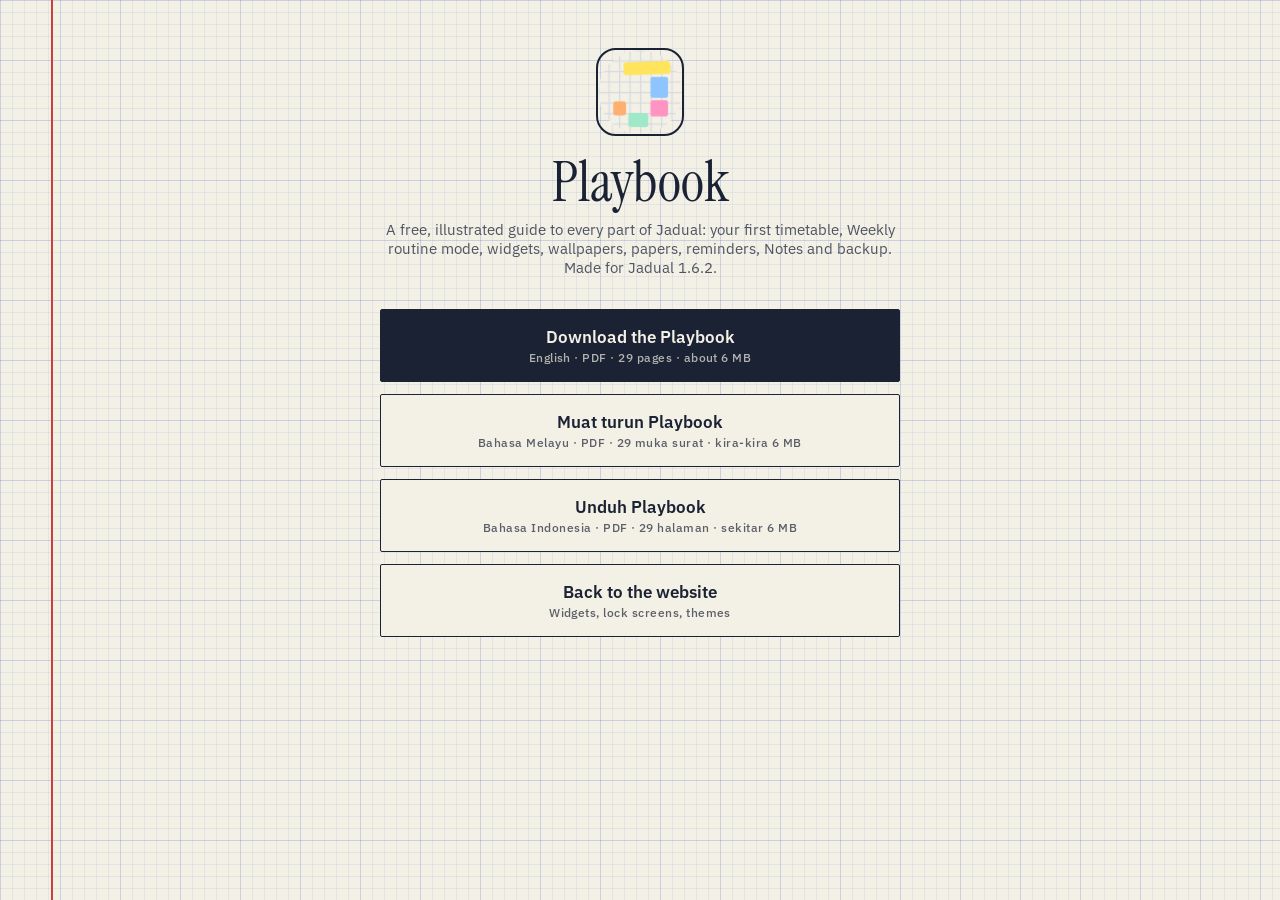
<file: playbook/index.html>
<!doctype html>
<html lang="en">
<head>
<meta charset="utf-8">
<meta name="viewport" content="width=device-width, initial-scale=1">
<title>Jadual Playbook</title>
<meta name="description" content="The Jadual Playbook: a free, illustrated guide to every part of the Jadual timetable app. Download the PDF.">
<meta name="theme-color" content="#f3f0e6">
<link rel="icon" href="../assets/favicon.png">
<link rel="preconnect" href="https://fonts.googleapis.com">
<link rel="preconnect" href="https://fonts.gstatic.com" crossorigin>
<link rel="stylesheet" href="https://fonts.googleapis.com/css2?family=Instrument+Serif:ital@0;1&family=IBM+Plex+Sans:wght@400;500;600&display=swap">
<link rel="stylesheet" href="../assets/site.css">
<style>
.links-wrap{position:relative;z-index:1;max-width:520px;margin:0 auto;padding:48px 20px 64px;font-family:'IBM Plex Sans',sans-serif;color:rgb(var(--k));text-align:center}
.links-wrap img.app{width:84px;height:84px;border-radius:20px;border:2px solid rgb(var(--k));display:block;margin:0 auto 18px}
.links-wrap h1{margin:0;font-family:'Instrument Serif',serif;font-weight:400;font-size:56px;line-height:1}
.links-wrap p{margin:10px 0 32px;font-size:15px;color:rgba(var(--k),.75)}
.links-wrap a.btn{display:block;margin:0 0 12px;padding:16px 20px;border:1.5px solid rgb(var(--k));border-radius:2px;background:rgb(var(--g));color:rgb(var(--k));font-size:17px;font-weight:600;text-decoration:none}
.links-wrap a.btn.main{background:rgb(var(--k));color:rgb(var(--g))}
.links-wrap a.btn span{display:block;margin-top:2px;font-size:12px;font-weight:500;letter-spacing:.04em;opacity:.7}
</style>
</head>
<body>
<main class="links-wrap">
<img class="app" src="../assets/icon.png" alt="Jadual app icon">
<h1>Playbook</h1>
<p>A free, illustrated guide to every part of Jadual: your first timetable, Weekly routine mode, widgets, wallpapers, papers, reminders, Notes and backup. Made for Jadual 1.6.2.</p>
<a class="btn main" href="Jadual-Playbook-en.pdf">Download the Playbook<span>English &middot; PDF &middot; 29 pages &middot; about 6 MB</span></a>
<a class="btn" href="Jadual-Playbook-ms.pdf">Muat turun Playbook<span>Bahasa Melayu &middot; PDF &middot; 29 muka surat &middot; kira-kira 6 MB</span></a>
<a class="btn" href="Jadual-Playbook-id.pdf">Unduh Playbook<span>Bahasa Indonesia &middot; PDF &middot; 29 halaman &middot; sekitar 6 MB</span></a>
<a class="btn" href="../">Back to the website<span>Widgets, lock screens, themes</span></a>
</main>
</body>
</html>
</file>
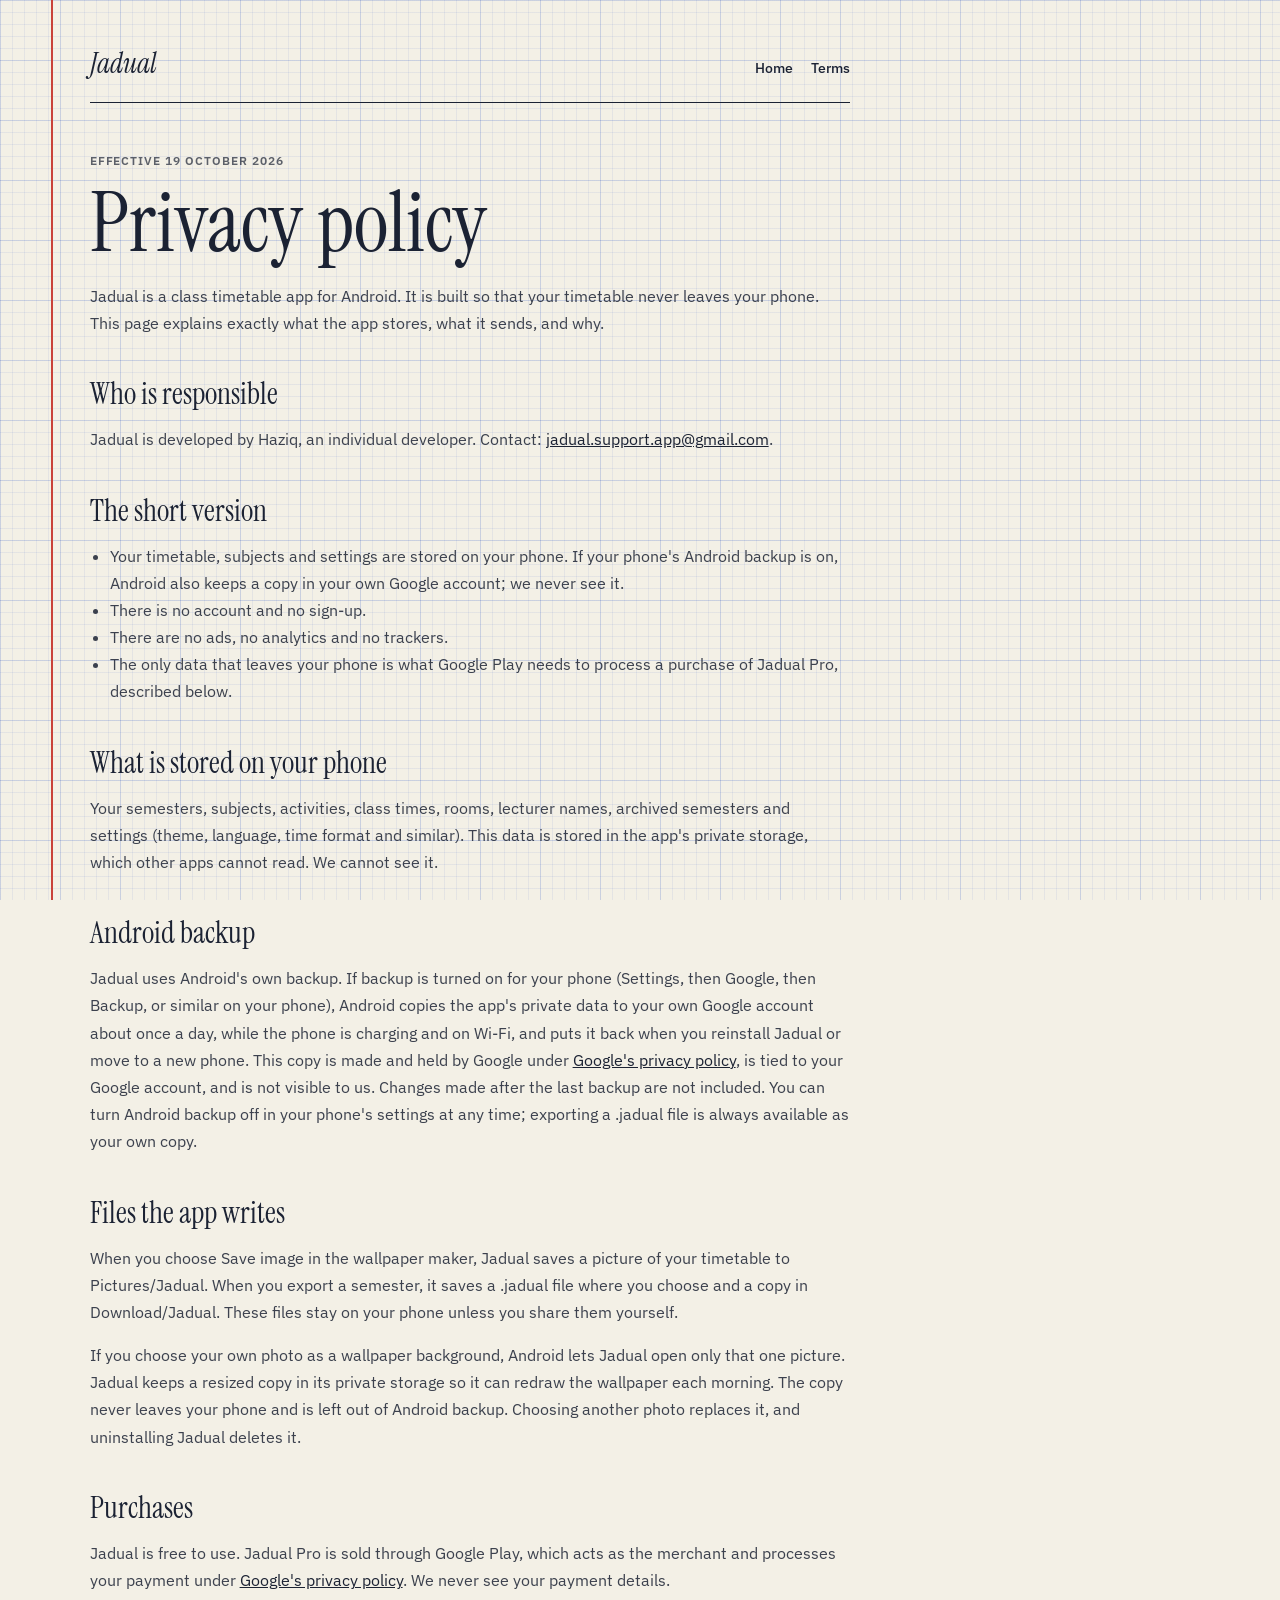
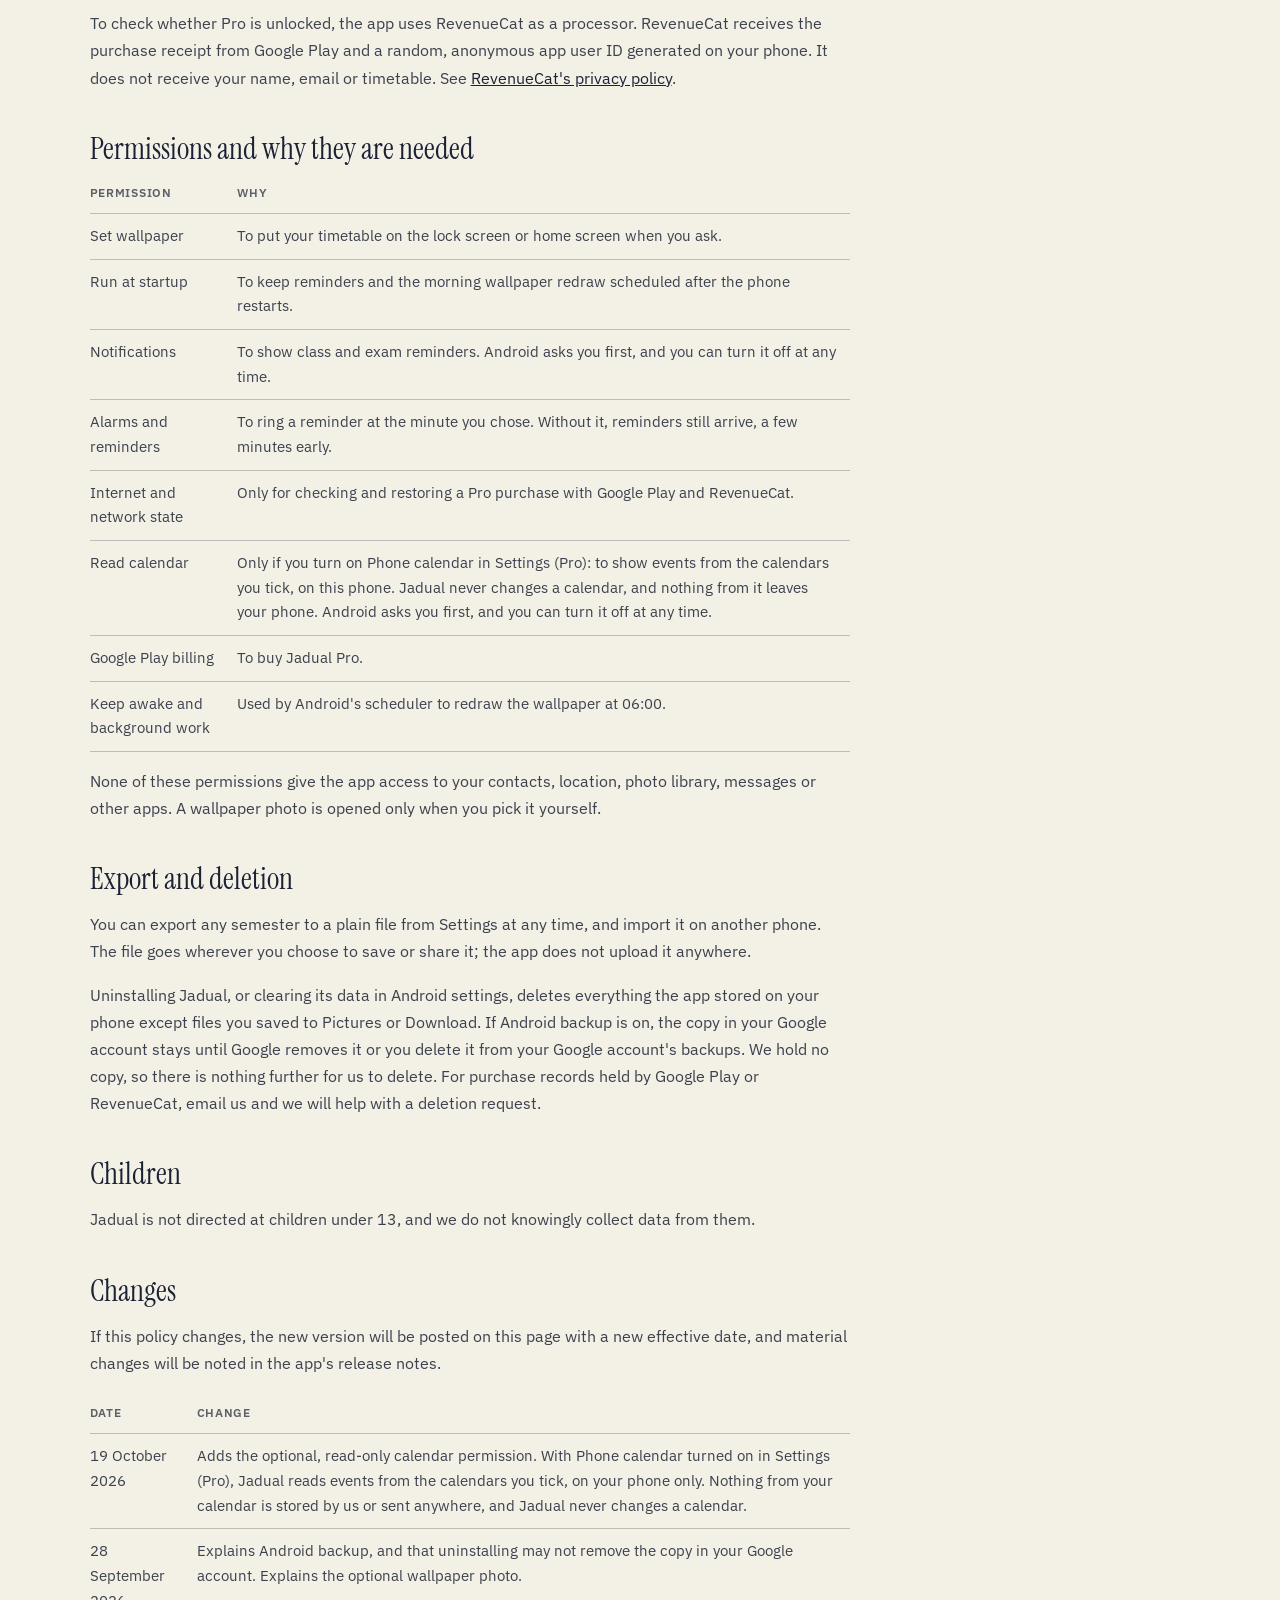
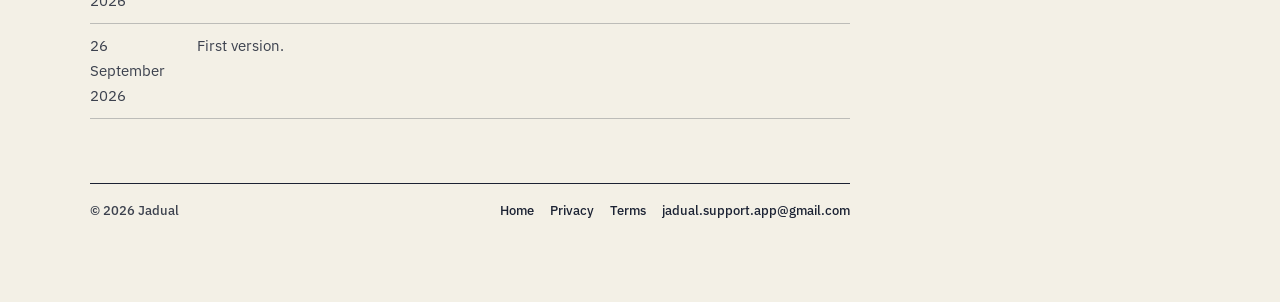
<file: privacy/index.html>
<!doctype html>
<html lang="en">
<head>
<meta charset="utf-8">
<meta name="viewport" content="width=device-width, initial-scale=1">
<title>Jadual privacy policy</title>
<meta name="description" content="How Jadual handles your data: your timetable stays on your phone, no account, no ads, no analytics.">
<meta name="theme-color" content="#f3f0e6">
<link rel="icon" href="../assets/favicon.png">
<link rel="preconnect" href="https://fonts.googleapis.com">
<link rel="preconnect" href="https://fonts.gstatic.com" crossorigin>
<link rel="stylesheet" href="https://fonts.googleapis.com/css2?family=Instrument+Serif:ital@0;1&family=IBM+Plex+Sans:wght@400;500;600&display=swap">
<link rel="stylesheet" href="../assets/site.css">
</head>
<body>
<div class="doc-wrap">
<header class="doc-top"><a class="mark" href="../">Jadual</a><nav><a href="../">Home</a><a href="../terms/">Terms</a></nav></header>
<main class="doc">
<div class="kick">Effective 19 October 2026</div>
<h1>Privacy policy</h1>
<p>Jadual is a class timetable app for Android. It is built so that your timetable never leaves your phone. This page explains exactly what the app stores, what it sends, and why.</p>

<h2>Who is responsible</h2>
<p>Jadual is developed by Haziq, an individual developer. Contact: <a href="mailto:jadual.support.app@gmail.com">jadual.support.app@gmail.com</a>.</p>

<h2>The short version</h2>
<ul>
<li>Your timetable, subjects and settings are stored on your phone. If your phone&#39;s Android backup is on, Android also keeps a copy in your own Google account; we never see it.</li>
<li>There is no account and no sign-up.</li>
<li>There are no ads, no analytics and no trackers.</li>
<li>The only data that leaves your phone is what Google Play needs to process a purchase of Jadual Pro, described below.</li>
</ul>

<h2>What is stored on your phone</h2>
<p>Your semesters, subjects, activities, class times, rooms, lecturer names, archived semesters and settings (theme, language, time format and similar). This data is stored in the app's private storage, which other apps cannot read. We cannot see it.</p>

<h2>Android backup</h2>
<p>Jadual uses Android&#39;s own backup. If backup is turned on for your phone (Settings, then Google, then Backup, or similar on your phone), Android copies the app&#39;s private data to your own Google account about once a day, while the phone is charging and on Wi-Fi, and puts it back when you reinstall Jadual or move to a new phone. This copy is made and held by Google under <a href="https://policies.google.com/privacy">Google&#39;s privacy policy</a>, is tied to your Google account, and is not visible to us. Changes made after the last backup are not included. You can turn Android backup off in your phone&#39;s settings at any time; exporting a .jadual file is always available as your own copy.</p>

<h2>Files the app writes</h2>
<p>When you choose Save image in the wallpaper maker, Jadual saves a picture of your timetable to Pictures/Jadual. When you export a semester, it saves a .jadual file where you choose and a copy in Download/Jadual. These files stay on your phone unless you share them yourself.</p>
<p>If you choose your own photo as a wallpaper background, Android lets Jadual open only that one picture. Jadual keeps a resized copy in its private storage so it can redraw the wallpaper each morning. The copy never leaves your phone and is left out of Android backup. Choosing another photo replaces it, and uninstalling Jadual deletes it.</p>

<h2>Purchases</h2>
<p>Jadual is free to use. Jadual Pro is sold through Google Play, which acts as the merchant and processes your payment under <a href="https://policies.google.com/privacy">Google's privacy policy</a>. We never see your payment details.</p>
<p>To check whether Pro is unlocked, the app uses RevenueCat as a processor. RevenueCat receives the purchase receipt from Google Play and a random, anonymous app user ID generated on your phone. It does not receive your name, email or timetable. See <a href="https://www.revenuecat.com/privacy">RevenueCat's privacy policy</a>.</p>

<h2>Permissions and why they are needed</h2>
<table>
<tr><th>Permission</th><th>Why</th></tr>
<tr><td>Set wallpaper</td><td>To put your timetable on the lock screen or home screen when you ask.</td></tr>
<tr><td>Run at startup</td><td>To keep reminders and the morning wallpaper redraw scheduled after the phone restarts.</td></tr>
<tr><td>Notifications</td><td>To show class and exam reminders. Android asks you first, and you can turn it off at any time.</td></tr>
<tr><td>Alarms and reminders</td><td>To ring a reminder at the minute you chose. Without it, reminders still arrive, a few minutes early.</td></tr>
<tr><td>Internet and network state</td><td>Only for checking and restoring a Pro purchase with Google Play and RevenueCat.</td></tr>
<tr><td>Read calendar</td><td>Only if you turn on Phone calendar in Settings (Pro): to show events from the calendars you tick, on this phone. Jadual never changes a calendar, and nothing from it leaves your phone. Android asks you first, and you can turn it off at any time.</td></tr>
<tr><td>Google Play billing</td><td>To buy Jadual Pro.</td></tr>
<tr><td>Keep awake and background work</td><td>Used by Android's scheduler to redraw the wallpaper at 06:00.</td></tr>
</table>
<p>None of these permissions give the app access to your contacts, location, photo library, messages or other apps. A wallpaper photo is opened only when you pick it yourself.</p>

<h2>Export and deletion</h2>
<p>You can export any semester to a plain file from Settings at any time, and import it on another phone. The file goes wherever you choose to save or share it; the app does not upload it anywhere.</p>
<p>Uninstalling Jadual, or clearing its data in Android settings, deletes everything the app stored on your phone except files you saved to Pictures or Download. If Android backup is on, the copy in your Google account stays until Google removes it or you delete it from your Google account&#39;s backups. We hold no copy, so there is nothing further for us to delete. For purchase records held by Google Play or RevenueCat, email us and we will help with a deletion request.</p>

<h2>Children</h2>
<p>Jadual is not directed at children under 13, and we do not knowingly collect data from them.</p>

<h2>Changes</h2>
<p>If this policy changes, the new version will be posted on this page with a new effective date, and material changes will be noted in the app's release notes.</p>
<table><tr><th>Date</th><th>Change</th></tr><tr><td>19 October 2026</td><td>Adds the optional, read-only calendar permission. With Phone calendar turned on in Settings (Pro), Jadual reads events from the calendars you tick, on your phone only. Nothing from your calendar is stored by us or sent anywhere, and Jadual never changes a calendar.</td></tr><tr><td>28 September 2026</td><td>Explains Android backup, and that uninstalling may not remove the copy in your Google account. Explains the optional wallpaper photo.</td></tr><tr><td>26 September 2026</td><td>First version.</td></tr></table>
</main>
<footer class="doc-foot"><span>© 2026 Jadual</span><span><a href="../">Home</a><a href="../privacy/">Privacy</a><a href="../terms/">Terms</a><a href="mailto:jadual.support.app@gmail.com">jadual.support.app@gmail.com</a></span></footer>
</div>
</body>
</html>
</file>
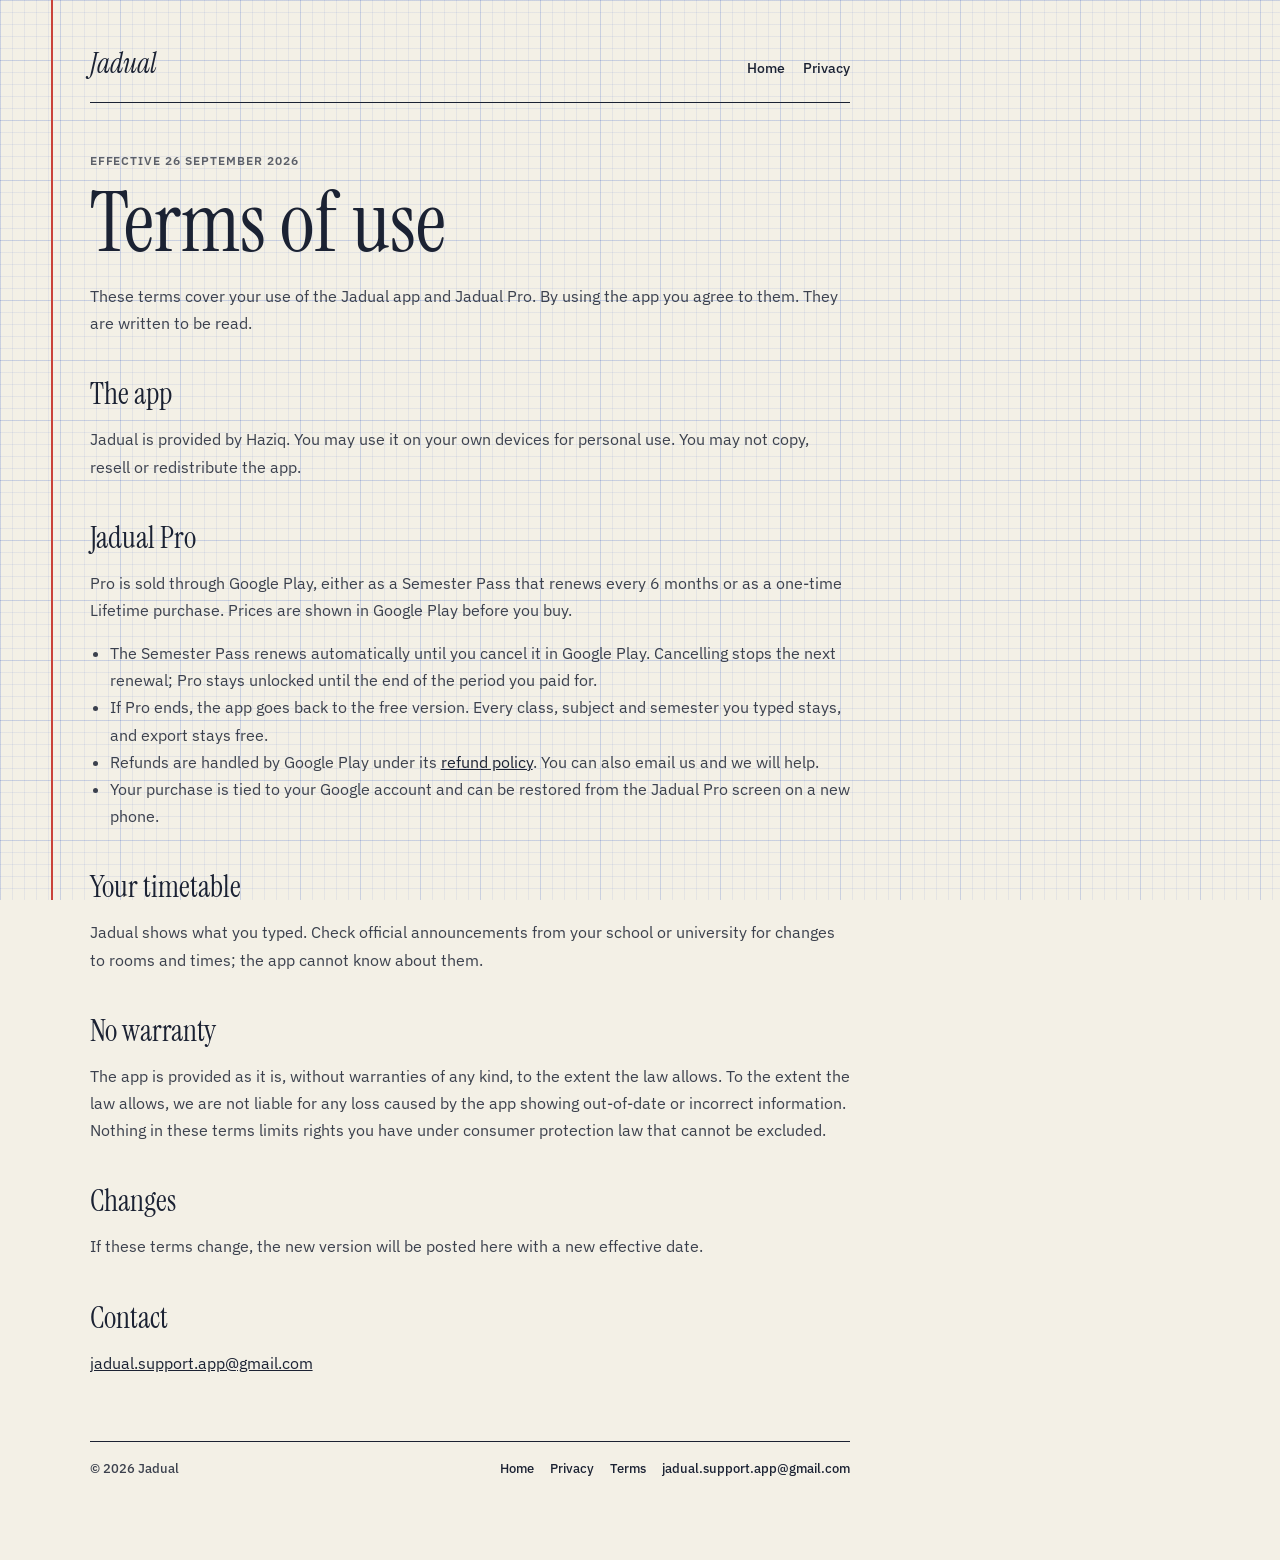
<file: terms/index.html>
<!doctype html>
<html lang="en">
<head>
<meta charset="utf-8">
<meta name="viewport" content="width=device-width, initial-scale=1">
<title>Jadual terms of use</title>
<meta name="description" content="The terms for using Jadual and Jadual Pro, in plain language.">
<meta name="theme-color" content="#f3f0e6">
<link rel="icon" href="../assets/favicon.png">
<link rel="preconnect" href="https://fonts.googleapis.com">
<link rel="preconnect" href="https://fonts.gstatic.com" crossorigin>
<link rel="stylesheet" href="https://fonts.googleapis.com/css2?family=Instrument+Serif:ital@0;1&family=IBM+Plex+Sans:wght@400;500;600&display=swap">
<link rel="stylesheet" href="../assets/site.css">
</head>
<body>
<div class="doc-wrap">
<header class="doc-top"><a class="mark" href="../">Jadual</a><nav><a href="../">Home</a><a href="../privacy/">Privacy</a></nav></header>
<main class="doc">
<div class="kick">Effective 26 September 2026</div>
<h1>Terms of use</h1>
<p>These terms cover your use of the Jadual app and Jadual Pro. By using the app you agree to them. They are written to be read.</p>

<h2>The app</h2>
<p>Jadual is provided by Haziq. You may use it on your own devices for personal use. You may not copy, resell or redistribute the app.</p>

<h2>Jadual Pro</h2>
<p>Pro is sold through Google Play, either as a Semester Pass that renews every 6 months or as a one-time Lifetime purchase. Prices are shown in Google Play before you buy.</p>
<ul>
<li>The Semester Pass renews automatically until you cancel it in Google Play. Cancelling stops the next renewal; Pro stays unlocked until the end of the period you paid for.</li>
<li>If Pro ends, the app goes back to the free version. Every class, subject and semester you typed stays, and export stays free.</li>
<li>Refunds are handled by Google Play under its <a href="https://support.google.com/googleplay/answer/2479637">refund policy</a>. You can also email us and we will help.</li>
<li>Your purchase is tied to your Google account and can be restored from the Jadual Pro screen on a new phone.</li>
</ul>

<h2>Your timetable</h2>
<p>Jadual shows what you typed. Check official announcements from your school or university for changes to rooms and times; the app cannot know about them.</p>

<h2>No warranty</h2>
<p>The app is provided as it is, without warranties of any kind, to the extent the law allows. To the extent the law allows, we are not liable for any loss caused by the app showing out-of-date or incorrect information. Nothing in these terms limits rights you have under consumer protection law that cannot be excluded.</p>

<h2>Changes</h2>
<p>If these terms change, the new version will be posted here with a new effective date.</p>

<h2>Contact</h2>
<p><a href="mailto:jadual.support.app@gmail.com">jadual.support.app@gmail.com</a></p>
</main>
<footer class="doc-foot"><span>© 2026 Jadual</span><span><a href="../">Home</a><a href="../privacy/">Privacy</a><a href="../terms/">Terms</a><a href="mailto:jadual.support.app@gmail.com">jadual.support.app@gmail.com</a></span></footer>
</div>
</body>
</html>
</file>
<file: assets/site.css>
:root{--g:243,240,230;--k:27,34,51;--grid:47,86,196;--rule:#c9423a}
html,body{margin:0;background:rgb(var(--g));color:rgb(var(--k));-webkit-font-smoothing:antialiased;overflow-x:hidden}
html.lenis,html.lenis body{height:auto}
.lenis.lenis-smooth{scroll-behavior:auto!important}
body::before{content:"";position:fixed;inset:0;pointer-events:none;z-index:0;background-image:linear-gradient(rgba(var(--grid),.08) 1px,transparent 1px),linear-gradient(90deg,rgba(var(--grid),.08) 1px,transparent 1px),linear-gradient(rgba(var(--grid),.14) 1px,transparent 1px),linear-gradient(90deg,rgba(var(--grid),.14) 1px,transparent 1px);background-size:12px 12px,12px 12px,60px 60px,60px 60px}
body::after{content:"";position:fixed;top:0;bottom:0;left:clamp(28px,4vw,56px);width:2px;background:var(--rule);pointer-events:none;z-index:60}
a{color:rgb(var(--k))}
a:hover{color:var(--rule)}
::selection{background:#FFE45C;color:#1b2233}
a:focus-visible{outline:2px solid var(--rule);outline-offset:3px}

/* Phones and small tablets: the design is drawn for desktop, so these
   override its inline spacing, and the pinned scroll scenes become plain
   sections (landing.js skips the pins below this width). */
@media (max-width: 760px) {
  body::after { left: 14px; }
  [data-nav] > div { padding: 0 16px 0 28px !important; height: 56px !important; gap: 10px !important; }
  [data-navlink], [data-navget] { display: none !important; }
  #top, section, footer { padding-left: 28px !important; padding-right: 16px !important; }
  [data-facts] { margin-left: 28px !important; grid-template-columns: repeat(2, minmax(0, 1fr)) !important; }
  #top { padding-top: 96px !important; min-height: auto !important; gap: 40px !important; }
  [data-stamp] { display: none !important; }
  [data-wk], [data-wall], [data-gal] { height: auto !important; padding-top: 88px !important; padding-bottom: 88px !important; }
  [data-wk] [data-grid] { height: 420px !important; }
  [data-dn] { display: none; }
  [data-wfit] { --ws: 1 !important; margin: 0 !important; }
  section, footer { padding-top: 88px !important; padding-bottom: 88px !important; }
  [data-gal] > div:first-child { padding-left: 28px !important; padding-right: 16px !important; }
  [data-gal] [data-turn] { display: none; }
  [data-track] { width: auto !important; overflow-x: auto; scroll-snap-type: x mandatory; padding-left: 28px !important; padding-right: 16px !important; padding-bottom: 12px !important; gap: 24px !important; }
  [data-track] > div { scroll-snap-align: start; }
  [data-wid] { width: 100% !important; padding: 20px !important; }
  [data-wid] img { max-width: 100%; height: auto !important; }
  footer > div:last-child { margin-top: 80px !important; }
}
@media (prefers-reduced-motion: reduce) {
  html { scroll-behavior: auto; }
  /* No pinned sideways scroll: the one-sheet gallery scrolls by hand. */
  [data-gal] { height: auto !important; padding: 88px 0 !important; }
  [data-track] { width: auto !important; overflow-x: auto; padding-bottom: 12px !important; }
}

/* Privacy and terms */
.doc-wrap{position:relative;z-index:1;max-width:760px;padding:40px clamp(20px,4vw,56px) 80px clamp(48px,7vw,104px);font-family:'IBM Plex Sans',sans-serif;font-size:16px;line-height:1.7;color:rgba(var(--k),.85)}
.doc-top{display:flex;justify-content:space-between;align-items:baseline;border-bottom:1.5px solid rgb(var(--k));padding-bottom:14px}
.doc-top .mark{font-family:'Instrument Serif',serif;font-style:italic;font-size:28px;text-decoration:none}
.doc-top nav{display:flex;gap:18px;font-size:14px;font-weight:500}
.doc-top nav a{text-decoration:none}
.doc .kick{margin-top:48px;font-size:12px;font-weight:600;letter-spacing:.08em;text-transform:uppercase;color:rgba(var(--k),.7)}
.doc h1{margin:10px 0 18px;font-family:'Instrument Serif',serif;font-weight:400;font-size:clamp(48px,7vw,84px);line-height:1;color:rgb(var(--k))}
.doc h2{margin:40px 0 8px;font-family:'Instrument Serif',serif;font-weight:400;font-size:30px;line-height:1.1;color:rgb(var(--k))}
.doc ul{padding-left:20px}
.doc table{width:100%;border-collapse:collapse;font-size:14.5px;margin-top:8px}
.doc th,.doc td{text-align:left;vertical-align:top;padding:10px 12px 10px 0;border-bottom:1px solid rgba(var(--k),.25)}
.doc th{font-size:12px;font-weight:600;letter-spacing:.06em;text-transform:uppercase;color:rgba(var(--k),.7)}
.doc-foot{margin-top:64px;padding-top:16px;border-top:1.5px solid rgb(var(--k));display:flex;flex-wrap:wrap;justify-content:space-between;gap:12px;font-size:13px;font-weight:500}
.doc-foot a{text-decoration:none;margin-left:16px}
@media (max-width:760px){.doc-wrap{padding-left:28px;padding-right:16px}.doc-foot{padding:16px 0 0!important}.doc-foot>span:last-child{display:flex;flex-wrap:wrap;gap:4px 16px;overflow-wrap:anywhere}.doc-foot a{margin-left:0}}
.doc h2+.kick{margin-top:0}

@media (max-width:760px){[data-say]{clip-path:none!important;padding-left:0!important}[data-sayhd]{padding-left:0!important}}
.doc h3{margin:32px 0 8px;font-size:12px;font-weight:600;letter-spacing:.08em;text-transform:uppercase;color:rgba(var(--k),.7)}
.doc a.pic-link{display:block;overflow:hidden;border:1.5px solid rgb(var(--k));margin:0 0 8px}
.doc img.pic{display:block;width:103.45%;max-width:none;height:auto;margin-left:-3.45%}
.doc .pics-links{margin:0 0 4px}

/* Notes scene: steps on the left, the four figures on the right. Static by default (phones, reduced motion,
   short screens); landing.js sets data-live on wide screens and pins it. */
.n-steps { list-style: none; margin: 36px 0 0; padding: 0; max-width: 520px; }
.n-step { display: flex; gap: 16px; padding: 0 0 22px; }
.n-dot { flex: none; width: 34px; height: 34px; border-radius: 50%; background: #FFE45C; border: 2px solid rgb(var(--k)); display: flex; align-items: center; justify-content: center; font-weight: 600; font-size: 15px; }
.n-t { font-family: 'Instrument Serif', serif; font-size: 30px; line-height: 1.05; }
.n-d { margin-top: 4px; font-size: 14.5px; line-height: 1.5; color: rgba(var(--k), .85); }
.n-stage { display: flex; flex-direction: column; align-items: center; gap: 44px; }
.n-frame { margin: 0; }
[data-live] .n-stage { display: block; position: relative; width: 340px; height: 644px; margin: calc((var(--ws, 1) - 1) * 322px) auto; transform: scale(var(--ws, 1)); transform-origin: 50% 50%; }
[data-live] .n-frame { position: absolute; inset: 0; display: flex; align-items: center; justify-content: center; }
[data-live] .n-frame:not(:first-child) { opacity: 0; }
[data-live] .n-step:not(:first-child) { opacity: .4; }

.play-btn{display:inline-flex;flex:none;align-items:center;justify-content:center;gap:13px;min-height:58px;box-sizing:border-box;padding:11px 25px 11px 20px;border:1.5px solid rgb(var(--k));border-radius:2px;background:rgb(var(--k));color:rgb(var(--g));text-decoration:none}
.play-btn__logo{display:block;flex:none;width:30px;height:30px}
.play-btn__text{display:flex;flex-direction:column;gap:2px;text-align:left;white-space:nowrap;line-height:1.15}
.play-btn__eyebrow{font-size:10px;font-weight:600;letter-spacing:.12em}
.play-btn__name{font-size:20px;font-weight:600;letter-spacing:-.02em}
.play-btn:hover{color:rgb(var(--g))}
.play-btn:focus-visible{outline:2px solid var(--rule);outline-offset:4px}
</file>
